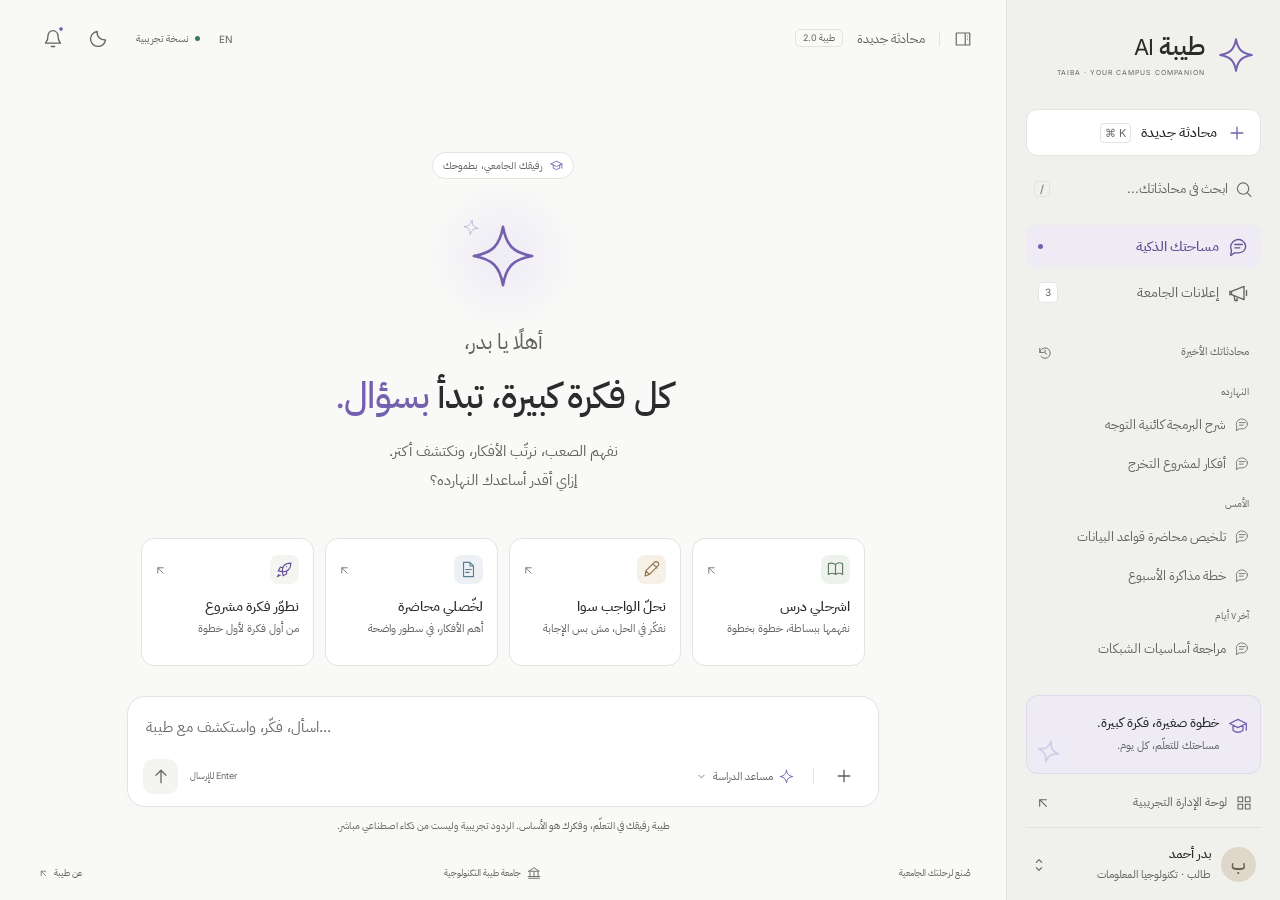
<file: taiba-ai-design/index.html>
<!doctype html>
<html lang="ar" dir="rtl" data-theme="light">
<head>
  <meta charset="utf-8">
  <meta name="viewport" content="width=device-width, initial-scale=1, viewport-fit=cover, interactive-widget=resizes-content">
  <meta name="theme-color" content="#f9f9f7">
  <meta name="description" content="طيبة AI — رفيقك الجامعي الذكي. نموذج واجهة تفاعلي ببيانات تجريبية فقط.">
  <title>طيبة AI — مساحة لأفكارك</title>
  <link rel="icon" type="image/svg+xml" href="assets/taiba-mark.svg">
  <link rel="preload" href="assets/arabic-400.woff2" as="font" type="font/woff2" crossorigin>
  <link rel="stylesheet" href="style.css">
  <script src="demo.js" defer></script>
  <script src="assets/i18n.js" defer></script>
</head>
<body>
  <a class="skip-link" href="#main-content">انتقل إلى المحتوى</a>
  <div class="app-shell" id="app-shell">
    <button class="drawer-scrim" id="drawer-scrim" aria-label="إغلاق القائمة"></button>
    <aside class="sidebar" id="sidebar" aria-label="القائمة الرئيسية">
      <div class="sidebar-brand"><a href="#chat" class="brand" aria-label="طيبة AI الرئيسية"><span class="brand-mark" data-icon="spark"></span><span>طيبة <b dir="ltr">AI</b><small>TAIBA · YOUR CAMPUS COMPANION</small></span></a><button class="icon-button mobile-only" data-action="close-sidebar" aria-label="إغلاق القائمة" data-icon="close"></button></div>
      <button class="new-chat" data-action="new-chat"><span data-icon="plus"></span>محادثة جديدة<span class="shortcut" dir="ltr">⌘ K</span></button>
      <label class="search-field"><span data-icon="search"></span><input id="chat-search" type="search" placeholder="ابحث في محادثاتك..." aria-label="ابحث في محادثاتك" autocomplete="off"><kbd>/</kbd></label>
      <nav class="main-nav" aria-label="مساحات العمل"><a href="#chat" data-nav="chat"><span data-icon="chat"></span>مساحتك الذكية<span class="nav-dot"></span></a><a href="#announcements" data-nav="announcements"><span data-icon="megaphone"></span>إعلانات الجامعة<span class="count-badge" id="announcement-count">3</span></a></nav>
      <div class="history-label">محادثاتك الأخيرة<span data-icon="history"></span></div>
      <div class="history-list" id="history-list"></div>
      <div class="sidebar-bottom"><div class="campus-note"><span class="campus-icon" data-icon="graduation"></span><div><strong>خطوة صغيرة، فكرة كبيرة.</strong><p>مساحتك للتعلّم، كل يوم.</p></div><span class="mini-spark" data-icon="spark"></span></div><div class="sidebar-links"><a href="#admin"><span data-icon="grid"></span>لوحة الإدارة التجريبية<span data-icon="arrow-up-left"></span></a></div><button class="account-button" data-action="account-menu" aria-expanded="false"><span class="avatar">ب</span><span class="account-name"><strong id="account-name">بدر أحمد</strong><small>طالب · تكنولوجيا المعلومات</small></span><span data-icon="chevrons"></span></button></div>
    </aside>
    <div class="workspace">
      <header class="topbar"><div class="topbar-title"><button class="icon-button mobile-only" data-action="open-sidebar" aria-label="فتح القائمة" data-icon="menu"></button><span class="mobile-only mobile-brand"><span data-icon="spark"></span>طيبة <b dir="ltr">AI</b></span><span class="desktop-only topbar-emblem" data-icon="panel"></span><span class="topbar-divider desktop-only"></span><span id="page-title" class="desktop-only">محادثة جديدة</span><span class="version-tag">طيبة 2.0</span></div><div class="topbar-actions"><span class="demo-pill"><span></span>نسخة تجريبية</span><button class="icon-button" data-action="toggle-theme" aria-label="تفعيل المظهر الداكن" id="theme-toggle" data-icon="moon"></button><button class="icon-button notification-button" data-action="notifications" aria-label="إعلانات الجامعة، ثلاثة إعلانات جديدة"><span data-icon="bell"></span><i></i></button><button class="icon-button mobile-only" data-action="new-chat" aria-label="محادثة جديدة" data-icon="edit"></button></div></header>
      <main id="main-content" tabindex="-1"></main>
      <div class="composer-region" id="composer-region"><div id="attachment-preview"></div><form class="composer" id="composer-form"><label class="sr-only" for="message-input">رسالتك إلى طيبة</label><textarea id="message-input" name="chat-message" rows="1" placeholder="اسأل، فكّر، واستكشف مع طيبة..." autocomplete="off" autocapitalize="sentences" data-lpignore="true" data-1p-ignore dir="auto"></textarea><div class="composer-tools"><div class="composer-options"><button class="icon-button" type="button" data-action="attach" aria-label="إرفاق ملف نصي" data-icon="plus"></button><span class="tool-divider"></span><button type="button" class="mode-button" data-action="mode-menu" aria-expanded="false"><span data-icon="spark"></span><span id="mode-label">مساعد الدراسة</span><span data-icon="chevron-down"></span></button></div><div class="send-tools"><span class="enter-hint">Enter للإرسال</span><button class="send-button" id="send-button" type="submit" aria-label="إرسال الرسالة" disabled data-icon="arrow-up"></button></div></div></form><p class="composer-disclaimer">طيبة رفيقك في التعلّم، وفكرك هو الأساس. <span>الردود تجريبية وليست من ذكاء اصطناعي مباشر.</span></p></div>
      <footer class="workspace-footer"><span>صُنع لرحلتك الجامعية</span><span class="footer-university"><span data-icon="university"></span>جامعة طيبة التكنولوجية</span><button data-action="about">عن طيبة<span data-icon="arrow-up-left"></span></button></footer>
    </div>
  </div>
  <div id="popover-root"></div>
  <dialog id="modal"><div id="modal-content"></div></dialog>
  <div id="toast" role="status" aria-live="polite"></div>
  <div id="live-status" class="sr-only" role="status" aria-live="polite"></div>
  <input type="file" id="file-input" accept=".txt,.md,.csv" hidden>
  <noscript>يرجى تفعيل JavaScript لاستخدام النموذج التفاعلي.</noscript>
</body>
</html>
</file>
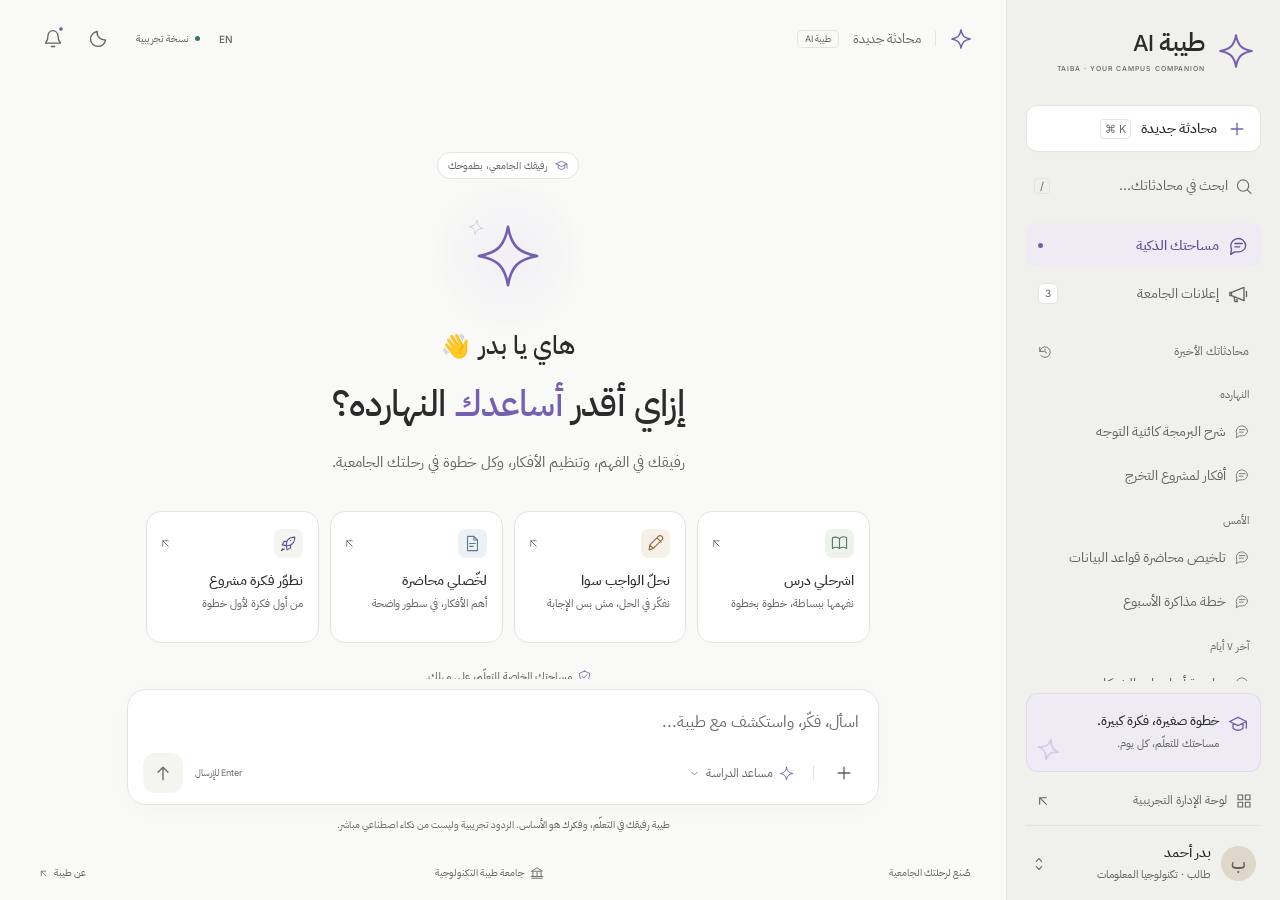
<file: taiba-ai-original-refined/index.html>
<!doctype html>
<html lang="ar" dir="rtl" data-theme="light">
<head>
  <meta charset="utf-8">
  <meta name="viewport" content="width=device-width, initial-scale=1, viewport-fit=cover, interactive-widget=resizes-content">
  <meta name="theme-color" content="#f9f9f7">
  <meta name="description" content="طيبة AI — رفيقك الجامعي الذكي. نموذج واجهة تفاعلي ببيانات تجريبية فقط.">
  <title>✦ طيبة AI — رفيقك الجامعي</title>
  <link rel="icon" type="image/svg+xml" href="assets/taiba-mark.svg">
  <link rel="preload" href="assets/arabic-400.woff2" as="font" type="font/woff2" crossorigin>
  <link rel="stylesheet" href="style.css">
  <script src="demo.js" defer></script>
  <script src="assets/i18n.js" defer></script>
</head>
<body>
  <a class="skip-link" href="#main-content">انتقل إلى المحتوى</a>
  <div class="app-shell" id="app-shell">
    <button class="drawer-scrim" id="drawer-scrim" aria-label="إغلاق القائمة"></button>
    <aside class="sidebar" id="sidebar" aria-label="القائمة الرئيسية">
      <div class="sidebar-brand"><a href="#chat" class="brand" aria-label="طيبة AI الرئيسية"><span class="brand-mark" data-icon="spark"></span><span>طيبة <b dir="ltr">AI</b><small>TAIBA · YOUR CAMPUS COMPANION</small></span></a><button class="icon-button mobile-only" data-action="close-sidebar" aria-label="إغلاق القائمة" data-icon="close"></button></div>
      <button class="new-chat" data-action="new-chat"><span data-icon="plus"></span>محادثة جديدة<span class="shortcut" dir="ltr">⌘ K</span></button>
      <label class="search-field"><span data-icon="search"></span><input id="chat-search" type="search" placeholder="ابحث في محادثاتك..." aria-label="ابحث في محادثاتك" autocomplete="off"><kbd>/</kbd></label>
      <nav class="main-nav" aria-label="مساحات العمل"><a href="#chat" data-nav="chat"><span data-icon="chat"></span>مساحتك الذكية<span class="nav-dot"></span></a><a href="#announcements" data-nav="announcements"><span data-icon="megaphone"></span>إعلانات الجامعة<span class="count-badge" id="announcement-count">3</span></a></nav>
      <div class="history-label">محادثاتك الأخيرة<span data-icon="history"></span></div>
      <div class="history-list" id="history-list"></div>
      <div class="sidebar-bottom"><div class="campus-note"><span class="campus-icon" data-icon="graduation"></span><div><strong>خطوة صغيرة، فكرة كبيرة.</strong><p>مساحتك للتعلّم، كل يوم.</p></div><span class="mini-spark" data-icon="spark"></span></div><div class="sidebar-links"><a href="#admin"><span data-icon="grid"></span>لوحة الإدارة التجريبية<span data-icon="arrow-up-left"></span></a></div><button class="account-button" data-action="account-menu" aria-expanded="false"><span class="avatar">ب</span><span class="account-name"><strong id="account-name">بدر أحمد</strong><small>طالب · تكنولوجيا المعلومات</small></span><span data-icon="chevrons"></span></button></div>
    </aside>
    <div class="workspace">
      <header class="topbar"><div class="topbar-title"><button class="icon-button mobile-only" data-action="open-sidebar" aria-label="فتح القائمة" data-icon="menu"></button><span class="mobile-only mobile-brand"><span data-icon="spark"></span>طيبة <b dir="ltr">AI</b></span><span class="desktop-only topbar-emblem" data-icon="spark"></span><span class="topbar-divider desktop-only"></span><span id="page-title" class="desktop-only">محادثة جديدة</span><span class="version-tag">طيبة AI</span></div><div class="topbar-actions"><span class="demo-pill"><span></span>نسخة تجريبية</span><button class="icon-button" data-action="toggle-theme" aria-label="تفعيل المظهر الداكن" id="theme-toggle" data-icon="moon"></button><button class="icon-button notification-button" data-action="notifications" aria-label="إعلانات الجامعة، ثلاثة إعلانات جديدة"><span data-icon="bell"></span><i></i></button><button class="icon-button mobile-only" data-action="new-chat" aria-label="محادثة جديدة" data-icon="edit"></button></div></header>
      <main id="main-content" tabindex="-1"></main>
      <div class="composer-region" id="composer-region"><div id="attachment-preview"></div><form class="composer" id="composer-form"><label class="sr-only" for="message-input">رسالتك إلى طيبة</label><textarea id="message-input" name="chat-message" rows="1" placeholder="اسأل، فكّر، واستكشف مع طيبة..." autocomplete="off" autocapitalize="sentences" data-lpignore="true" data-1p-ignore dir="auto"></textarea><div class="composer-tools"><div class="composer-options"><button class="icon-button" type="button" data-action="attach" aria-label="إرفاق ملف نصي" data-icon="plus"></button><span class="tool-divider"></span><button type="button" class="mode-button" data-action="mode-menu" aria-expanded="false"><span data-icon="spark"></span><span id="mode-label">مساعد الدراسة</span><span data-icon="chevron-down"></span></button></div><div class="send-tools"><span class="enter-hint">Enter للإرسال</span><button class="send-button" id="send-button" type="submit" aria-label="إرسال الرسالة" disabled data-icon="arrow-up"></button></div></div></form><p class="composer-disclaimer">طيبة رفيقك في التعلّم، وفكرك هو الأساس. <span>الردود تجريبية وليست من ذكاء اصطناعي مباشر.</span></p></div>
      <footer class="workspace-footer"><span>صُنع لرحلتك الجامعية</span><span class="footer-university"><span data-icon="university"></span>جامعة طيبة التكنولوجية</span><button data-action="about">عن طيبة<span data-icon="arrow-up-left"></span></button></footer>
    </div>
  </div>
  <div id="popover-root"></div>
  <dialog id="modal" aria-labelledby="modal-title"><div id="modal-content"></div></dialog>
  <div id="toast" role="status" aria-live="polite"></div>
  <div id="live-status" class="sr-only" role="status" aria-live="polite"></div>
  <input type="file" id="file-input" accept=".txt,.md,.csv" hidden>
  <noscript>يرجى تفعيل JavaScript لاستخدام النموذج التفاعلي.</noscript>
</body>
</html>
</file>
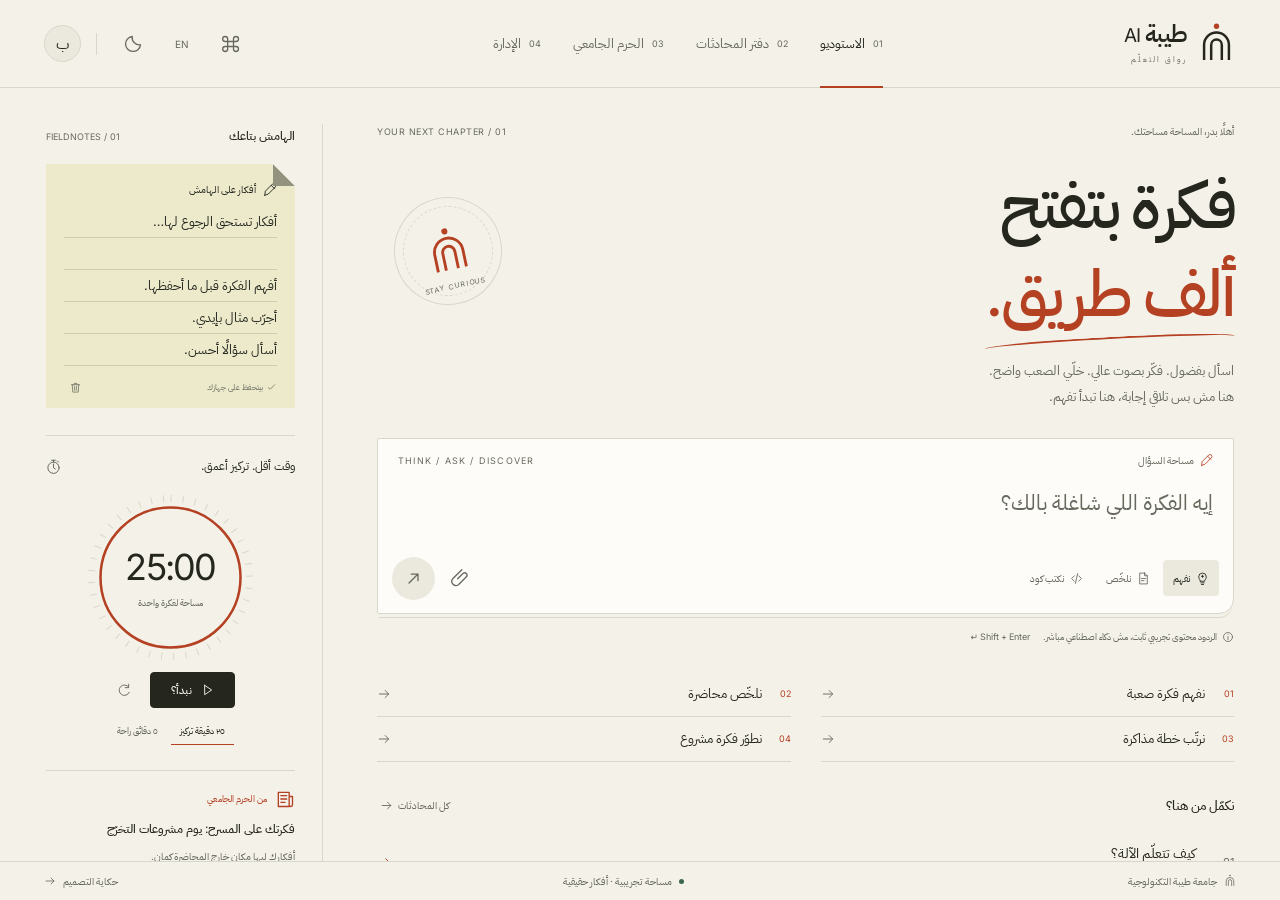
<file: taiba-ai-reimagined/index.html>
<!doctype html>
<html lang="ar" dir="rtl" data-theme="light">
<head>
  <meta charset="utf-8">
  <meta name="viewport" content="width=device-width, initial-scale=1, viewport-fit=cover, interactive-widget=resizes-content">
  <meta name="theme-color" content="#f4f1e9">
  <meta name="description" content="طيبة AI — رواق. مساحة للتفكير، ودفتر لأفكارك، وطريقك لفهم أعمق. نموذج تفاعلي مستقل.">
  <title>طيبة AI — رواق التعلّم</title>
  <link rel="icon" href="assets/riwaq.svg" type="image/svg+xml">
  <link rel="preload" href="assets/arabic-400.woff2" as="font" type="font/woff2" crossorigin>
  <link rel="stylesheet" href="style.css">
  <link rel="stylesheet" href="screens.css">
  <script src="demo.js" defer></script>
  <script src="screens.js" defer></script>
</head>
<body>
  <a class="skip" href="#view">انتقل للمحتوى</a>
  <div class="shell" id="shell">
    <header class="masthead" id="masthead"></header>
    <main id="view" tabindex="-1"></main>
    <footer class="statusbar" id="statusbar"></footer>
    <nav class="mobile-dock" id="mobile-dock" aria-label="التنقّل الرئيسي"></nav>
  </div>
  <dialog id="dialog" aria-labelledby="dialog-title"><div id="dialog-body"></div></dialog>
  <div id="toast" role="status" aria-live="polite"></div>
  <div id="live" class="sr-only" role="status" aria-live="polite"></div>
  <input type="file" id="file-picker" accept=".txt,.md,.csv" hidden>
  <noscript>يرجى تفعيل JavaScript لاستخدام رواق طيبة.</noscript>
</body>
</html>
</file>
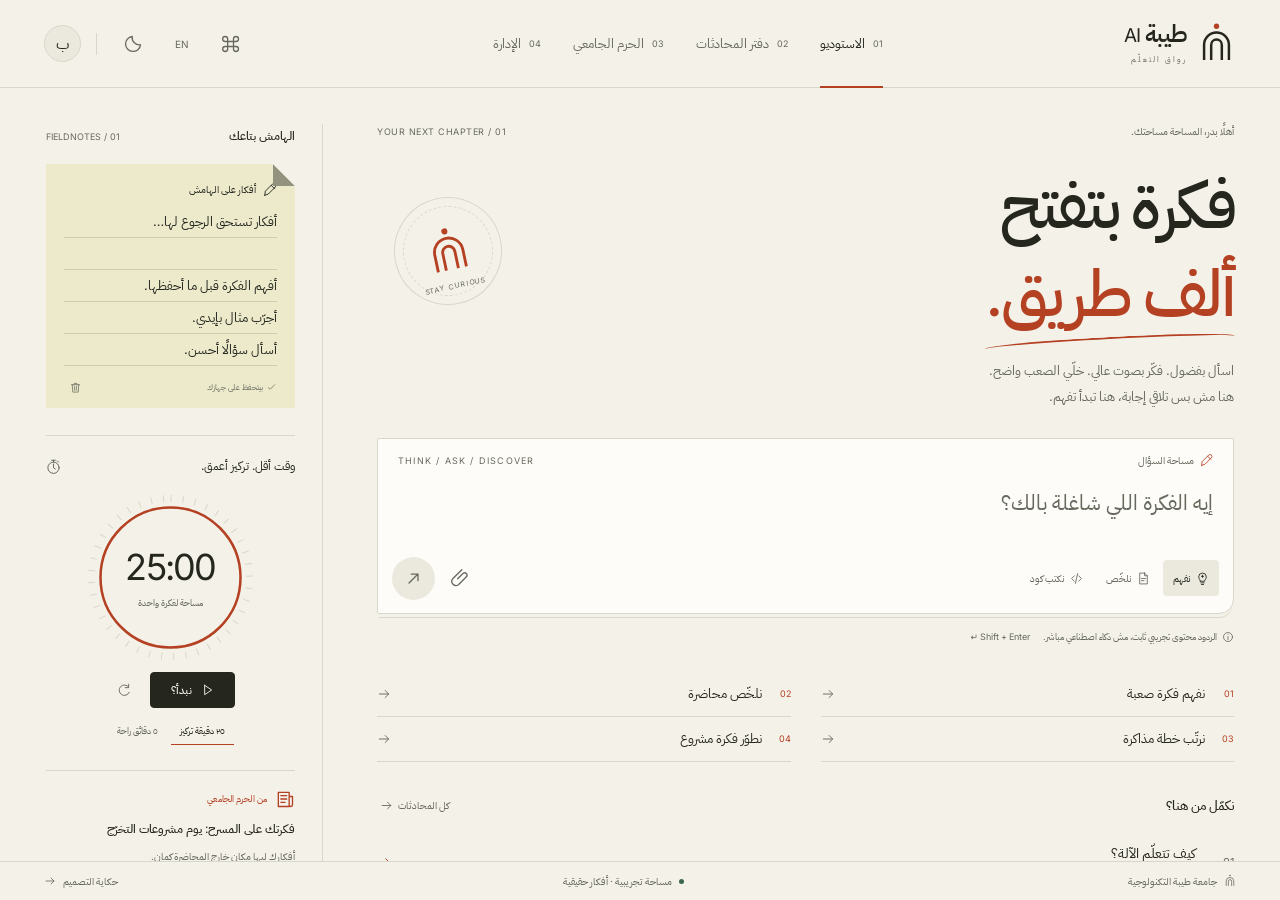
<file: Taiba_AI_Riwaq.html>
<!doctype html>
<html lang="ar" dir="rtl" data-theme="light">
<head>
  <meta charset="utf-8">
  <meta name="viewport" content="width=device-width, initial-scale=1, viewport-fit=cover, interactive-widget=resizes-content">
  <meta name="theme-color" content="#f4f1e9">
  <meta name="description" content="طيبة AI — رواق. مساحة للتفكير، ودفتر لأفكارك، وطريقك لفهم أعمق. نموذج تفاعلي مستقل.">
  <title>طيبة AI — رواق التعلّم</title>
  <link rel="icon" href="[data-uri]" type="image/svg+xml">
  <style>
/* RIWAQ / Taiba AI — architectural paper, active ink, a single orange signal. */
@font-face{font-family:Plex;src:url('[data-uri]') format('woff2');font-weight:400;font-display:swap}
@font-face{font-family:Plex;src:url('[data-uri]') format('woff2');font-weight:500;font-display:swap}
@font-face{font-family:Plex;src:url('[data-uri]') format('woff2');font-weight:600 800;font-display:swap}
@font-face{font-family:Inter;src:url('[data-uri]') format('woff2');font-weight:400 800;font-display:swap}
:root{color-scheme:light;--paper:#f4f1e9;--sheet:#fdfcf8;--ink:#25271f;--muted:#66695e;--rule:#d8d8ca;--accent:#c24827;--accent-soft:#f6e6db;--positive:#39664e;--danger:#ac3939;--sans:Plex,Inter,system-ui,sans-serif;--side:#ebe9de;--note:#eceacb;--note-line:#cecea9;--dark-ink:#25271f;--cream:#f6f3e9;--app-height:100dvh;--motion:180ms;--ease:cubic-bezier(.2,.7,.25,1)}
:root{--accent:#b54123}
[data-theme=dark]{color-scheme:dark;--paper:#20241f;--sheet:#292e27;--ink:#f1efe3;--muted:#b5b9aa;--rule:#454d40;--accent:#f49973;--accent-soft:#46352b;--positive:#a0c9a7;--danger:#f3a19a;--side:#252a23;--note:#353c2c;--note-line:#525b43}
*{box-sizing:border-box}html,body{margin:0;width:100%;height:100%;overscroll-behavior:none}body{background:var(--paper);color:var(--ink);font:14px var(--sans);-webkit-font-smoothing:antialiased}button,input,textarea,select{font:inherit}button,a,input,textarea,select{-webkit-tap-highlight-color:transparent}button{cursor:pointer;background:none;color:inherit;border:0}a{color:inherit;text-decoration:none}button,a{touch-action:manipulation;transition:background var(--motion),color var(--motion),border-color var(--motion),opacity var(--motion)}button:disabled{cursor:default;opacity:.45}input,textarea,select{color:var(--ink);background:var(--sheet);border:1px solid var(--rule);border-radius:7px}textarea{resize:vertical}input,textarea,select,button,a{outline-offset:4px}:focus-visible{outline:2px solid var(--accent)}h1,h2,h3,p{margin:0}h1,h2,h3{font-weight:600}p{line-height:1.9}::selection{background:var(--accent-soft);color:var(--accent)}.icon{width:20px;height:20px;fill:none;stroke:currentColor;stroke-width:1.6;stroke-linecap:round;stroke-linejoin:round;vertical-align:middle;flex-shrink:0}.sr-only{position:absolute;width:1px;height:1px;padding:0;margin:-1px;overflow:hidden;clip:rect(0,0,0,0);white-space:nowrap}.skip{position:fixed;top:-100px;right:20px;background:var(--ink);color:var(--paper);padding:12px 20px;z-index:100}.skip:focus{top:10px}.shell{height:var(--app-height);display:flex;flex-direction:column;overflow:clip}.masthead{height:88px;padding:0 44px;display:flex;align-items:center;justify-content:space-between;gap:20px;border-bottom:1px solid var(--rule);flex-shrink:0}.wordmark{display:flex;gap:10px;align-items:center}.brand-symbol{width:39px;height:44px;display:block;color:var(--ink)}.brand-symbol svg{width:100%;height:100%;fill:none;stroke:currentColor;stroke-width:3}.brand-symbol .brand-dot{fill:var(--accent);stroke:none}.wordmark-copy{font-size:24px;font-weight:600;line-height:1.2;letter-spacing:-.8px;white-space:nowrap}.wordmark-copy b{font-family:Inter,sans-serif;font-size:19px;font-weight:400;letter-spacing:-1px}.wordmark-copy small{display:block;font-size:8px;font-weight:400;letter-spacing:2px;color:var(--muted);line-height:1.8;margin-top:3px}.header-nav{height:100%;display:flex;align-items:center;gap:32px}.header-nav a{height:100%;display:flex;align-items:center;gap:8px;border-bottom:2px solid transparent;margin-bottom:-1px;font-size:12px;color:var(--muted)}.header-nav a.active{color:var(--ink);border-bottom-color:var(--accent)}.header-nav a .nav-index{font:9px Inter,sans-serif;color:var(--muted);opacity:.8}.header-actions{display:flex;align-items:center;gap:7px}.header-divider{height:22px;width:1px;background:var(--rule);margin:0 8px}.icon-btn{width:42px;height:42px;border-radius:50%;display:inline-flex;align-items:center;justify-content:center;flex-shrink:0;color:var(--muted)}.icon-btn:hover{background:var(--side);color:var(--ink)}.lang-btn{font:500 10px Inter,sans-serif}.avatar-btn{width:37px;height:37px;display:inline-flex;align-items:center;justify-content:center;border:1px solid var(--rule);background:var(--side);border-radius:50%;font-size:16px;color:var(--ink)}.mobile-dock{display:none}.statusbar{display:flex;justify-content:space-between;align-items:center;gap:14px;padding:11px 44px;border-top:1px solid var(--rule);font-size:10px;color:var(--muted);flex-shrink:0}.statusbar>span,.statusbar>a{display:inline-flex;align-items:center;gap:7px}.status-dot{width:5px;height:5px;border-radius:50%;background:var(--positive)}.statusbar .icon{width:12px;height:12px}#view{flex:1;min-height:0;overflow-y:auto;overscroll-behavior:contain;outline:none;scrollbar-width:thin;scroll-padding:30px}.btn{min-height:44px;display:inline-flex;align-items:center;justify-content:center;gap:8px;padding:10px 19px;border:1px solid var(--rule);border-radius:7px;font-size:12px;font-weight:500;white-space:nowrap}.btn .icon{width:16px;height:16px}.btn-ink{background:var(--ink);color:var(--paper);border-color:var(--ink)}.btn-ink:hover{background:var(--accent);border-color:var(--accent);color:var(--sheet)}.btn-outline:hover{background:var(--side);border-color:var(--ink)}.btn-accent{background:var(--accent);border-color:var(--accent);color:var(--sheet)}[data-theme=dark] .btn-accent{color:var(--dark-ink)}.tag{display:inline-flex;align-items:center;gap:6px;padding:5px 9px;font-size:10px;border:1px solid var(--rule);border-radius:4px;line-height:1.5;color:var(--muted)}.eyebrow{font-size:10px;display:flex;align-items:center;gap:8px;letter-spacing:.1px;color:var(--muted)}.eyebrow .eyebrow-line{width:30px;height:1px;background:var(--accent)}.page-wrap{max-width:1250px;padding:38px 48px 50px;margin:auto}.page-heading{display:flex;justify-content:space-between;align-items:flex-end;gap:20px;padding-bottom:27px;margin-bottom:28px;border-bottom:1px solid var(--rule)}.page-heading h1{font-size:34px;font-weight:500;line-height:1.6;letter-spacing:-.7px}.page-heading p{color:var(--muted);font-size:13px;margin-top:6px}.page-heading .eyebrow{margin-bottom:10px}.field{display:grid;gap:7px;margin-bottom:18px;font-size:12px}.field input,.field textarea,.field select{width:100%;min-height:46px;padding:10px 12px;font-size:16px}.data-scroll{max-width:100%;overflow-x:auto}.empty-state{padding:55px 24px;text-align:center;border-block:1px solid var(--rule);color:var(--muted)}.empty-state h2{font-size:23px;color:var(--ink);margin-bottom:10px}.empty-state p{font-size:13px}.empty-state .btn{margin-top:20px}
/* The studio: an asymmetric working desk, with a live notebook companion. */
.studio-grid{display:grid;grid-template-columns:minmax(0,1fr) 277px;gap:54px;max-width:1450px;margin:auto;padding:36px 46px 34px}.inquiry-desk{min-width:0}.desk-caption{display:flex;align-items:center;justify-content:space-between;gap:12px;font-size:10px;color:var(--muted);padding-bottom:24px}.caption-date{font:9px Inter,sans-serif;letter-spacing:.5px}.studio-title{position:relative;display:flex;align-items:center;justify-content:space-between;gap:24px}.studio-title h1{font-size:65px;line-height:1.35;letter-spacing:-2.5px;font-weight:500}.studio-title h1 em{font-style:normal;color:var(--accent);position:relative;white-space:nowrap}.studio-title h1 em::after{content:'';position:absolute;bottom:-5px;right:0;width:100%;height:9px;border-top:2px solid var(--accent);border-radius:50%;transform:rotate(-3deg)}.desk-explainer{font-size:13px;color:var(--muted);line-height:2;margin-top:19px;max-width:450px}.studio-stamp{width:108px;height:108px;border:1px solid var(--rule);border-radius:50%;flex-shrink:0;display:flex;align-items:center;justify-content:center;position:relative;transform:rotate(-12deg);margin-inline-end:17px}.studio-stamp::before{content:'';position:absolute;inset:8px;border:1px dashed var(--rule);border-radius:50%}.stamp-glyph{width:45px;height:55px;color:var(--accent)}.stamp-glyph svg{width:100%;height:100%}.stamp-caption{position:absolute;bottom:13px;font:7px Inter,sans-serif;letter-spacing:1px;color:var(--muted)}.question-sheet{margin-top:28px;background:var(--sheet);border:1px solid var(--rule);border-radius:2px 2px 15px 2px;position:relative;box-shadow:0 5px 0 -2px var(--paper),0 6px 0 -2px var(--rule);overflow:hidden}.sheet-topline{display:flex;justify-content:space-between;align-items:center;padding:14px 20px 0;font-size:10px;color:var(--muted)}.sheet-index{font:9px Inter,sans-serif;letter-spacing:1.2px}.sheet-label{display:flex;align-items:center;gap:6px}.sheet-label .icon{width:13px;height:13px;color:var(--accent)}.inquiry-input{border:0;background:transparent;border-radius:0;width:100%;display:block;font-size:21px;line-height:1.8;resize:none;min-height:89px;max-height:168px;padding:17px 20px 8px;outline:0}.inquiry-input::placeholder{color:var(--muted)}.question-sheet:focus-within{outline:2px solid var(--accent);outline-offset:3px}.inquiry-input:focus-visible{outline:0}.sheet-bottom{display:flex;align-items:center;justify-content:space-between;gap:10px;padding:0 14px 13px}.question-modes{display:flex;align-items:center;gap:3px}.mode-tab{font-size:10px;color:var(--muted);min-height:36px;padding:5px 10px;border-radius:4px;display:flex;align-items:center;gap:5px}.mode-tab .icon{width:13px;height:13px}.mode-tab.active{background:var(--side);color:var(--ink)}.mode-tab:hover{background:var(--accent-soft)}.sheet-utilities{display:flex;gap:4px;align-items:center}.ask-button{display:flex;align-items:center;justify-content:center;width:43px;height:43px;background:var(--accent);color:var(--sheet);border-radius:50%;margin-inline-start:4px}.ask-button .icon{width:19px;height:19px;transform:rotate(-45deg)}[dir=ltr] .ask-button .icon{transform:rotate(45deg)}[data-theme=dark] .ask-button{color:var(--dark-ink)}.ask-button:disabled{background:var(--side);color:var(--muted);opacity:1}.ask-button:not(:disabled):hover{background:var(--ink);color:var(--paper)}.ask-button.stop .icon{transform:none}.sheet-utilities .icon-btn{width:36px;height:36px}.starter-list{display:grid;grid-template-columns:1fr 1fr;column-gap:30px;margin-top:26px}.starter{border-bottom:1px solid var(--rule);display:flex;align-items:center;gap:12px;text-align:start;min-height:45px;padding:8px 0}.starter>span:first-child{font:9px Inter,sans-serif;color:var(--accent);width:17px}.starter>span:nth-child(2){font-size:12px;flex:1}.starter>.icon{width:14px;height:14px;color:var(--muted)}.starter:hover{color:var(--accent);border-color:var(--accent)}.continue-heading{display:flex;justify-content:space-between;align-items:center;margin:28px 0 9px}.continue-heading h2{font-size:13px;font-weight:500}.text-link{display:inline-flex;align-items:center;gap:5px;color:var(--muted);font-size:10px;min-height:32px;padding:3px}.text-link .icon{width:13px;height:13px}.text-link:hover{color:var(--accent)}.resume-line{display:flex;align-items:center;gap:12px;padding:12px 0;border-bottom:1px solid var(--rule);min-height:54px}.resume-line .folio-number{color:var(--muted);font:11px Inter,sans-serif;width:26px}.resume-line .resume-title{flex:1;min-width:0;display:grid;gap:4px}.resume-title strong{font-weight:400;font-size:12px}.resume-title small{font-size:9px;color:var(--muted)}.resume-line>.icon{width:15px;height:15px;color:var(--accent)}.resume-line:hover strong{color:var(--accent)}.desk-demo-note{font-size:9px;color:var(--muted);display:flex;gap:5px;align-items:center;margin-top:15px}.desk-demo-note .icon{width:12px;height:12px}.desk-companion{border-inline-start:1px solid var(--rule);padding-inline-start:27px;padding-top:3px;min-width:0}.companion-heading{display:flex;align-items:center;justify-content:space-between;margin-bottom:19px;font-size:12px;font-weight:500}.companion-heading small{font:9px Inter,sans-serif;font-weight:400;color:var(--muted)}.field-note{background:var(--note);padding:18px 18px 14px;position:relative;clip-path:polygon(0 0,calc(100% - 22px) 0,100% 22px,100% 100%,0 100%)}.field-note::after{content:'';position:absolute;top:0;right:0;width:22px;height:22px;background:color-mix(in srgb,var(--note) 55%,var(--ink));clip-path:polygon(0 0,100% 100%,0 100%)}.note-label{display:flex;align-items:center;gap:7px;font-size:10px;color:var(--ink);margin-bottom:9px}.note-label .icon{width:14px;height:14px}.note-textarea{width:100%;border:0;background:repeating-linear-gradient(transparent,transparent 31px,var(--note-line) 31px,var(--note-line) 32px);font-size:13px;line-height:32px;min-height:160px;resize:none;border-radius:0;padding:0;display:block;color:var(--ink);overflow-y:auto}.note-footer{display:flex;justify-content:space-between;align-items:center;font-size:8px;color:var(--muted);margin-top:14px}.note-footer>span{display:flex;align-items:center;gap:3px}.note-footer .icon{width:11px;height:11px}.focus-section{border-top:1px solid var(--rule);margin-top:27px;padding-top:21px}.focus-heading{display:flex;align-items:center;justify-content:space-between;font-size:12px}.focus-heading .icon{width:15px;height:15px;color:var(--muted)}.focus-dial{position:relative;height:175px;width:175px;margin:15px auto 7px;display:flex;align-items:center;justify-content:center;flex-direction:column}.focus-dial svg{position:absolute;inset:0;width:100%;height:100%;transform:rotate(-90deg);overflow:visible}.focus-dial circle{fill:none;stroke-width:1.6;stroke:var(--rule)}.focus-dial circle.progress{stroke:var(--accent);stroke-width:2.5;stroke-dasharray:440;stroke-dashoffset:0;stroke-linecap:round}.focus-dial .dial-marks{stroke:var(--rule);stroke-width:7;stroke-dasharray:1 11.2}.focus-time{font:400 36px Inter,sans-serif;letter-spacing:-1.7px;direction:ltr;position:relative}.focus-caption{font-size:9px;color:var(--muted);margin-top:7px;position:relative}.focus-actions{display:flex;justify-content:center;align-items:center;gap:9px}.focus-actions .btn{font-size:11px;padding:7px 20px;min-height:36px;border-radius:4px}.focus-actions .icon-btn{width:34px;height:34px}.focus-actions .icon{width:14px;height:14px}.focus-options{display:flex;justify-content:center;gap:4px;margin-top:10px}.focus-options button{font-size:9px;padding:6px 9px;border-bottom:1px solid transparent;color:var(--muted)}.focus-options button.active{color:var(--ink);border-bottom-color:var(--accent)}.campus-slip{border-top:1px solid var(--rule);margin-top:25px;padding-top:18px}.campus-slip .eyebrow{font-size:9px;color:var(--accent)}.campus-slip h3{font-size:12px;line-height:1.9;margin-top:9px;font-weight:500}.campus-slip p{font-size:10px;color:var(--muted);margin-top:6px}.mobile-notebook{display:none}.attachment-name{margin:10px 20px 0;padding:5px 7px;border:1px solid var(--rule);font-size:10px;display:flex;align-items:center;justify-content:space-between;gap:8px;max-width:280px}.attachment-name span{overflow:hidden;text-overflow:ellipsis;white-space:nowrap}.attachment-name button{width:28px;height:28px;flex-shrink:0}.attachment-name .icon{width:13px;height:13px}
/* Conversation becomes a reading studio; no chat-history sidebar. */
.conversation-view{height:100%;display:grid;grid-template-columns:minmax(0,1fr) 277px;gap:40px;padding:0 46px;max-width:1450px;margin:auto}.reading-studio{display:flex;flex-direction:column;min-width:0;min-height:0}.reading-topline{display:flex;justify-content:space-between;align-items:center;gap:14px;padding:22px 0 18px;border-bottom:1px solid var(--rule);flex-shrink:0}.reading-title{display:flex;align-items:center;gap:12px;min-width:0}.reading-title .folio-number{font:10px Inter,sans-serif;color:var(--accent);border-inline-end:1px solid var(--rule);padding-inline-end:13px}.reading-title h1{font-size:15px;line-height:1.6;font-weight:500;overflow:hidden;text-overflow:ellipsis;white-space:nowrap}.reading-controls{display:flex;gap:4px;flex-shrink:0}.reading-controls .icon-btn{width:32px;height:32px}.reading-controls .icon{width:16px;height:16px}.message-scroll{flex:1;min-height:0;overflow-y:auto;overscroll-behavior:contain;scrollbar-width:thin;padding:26px 0 20px;scroll-padding:20px}.exchange{max-width:750px;margin:0 auto;padding:0 5px 29px;animation:enter .2s var(--ease);min-width:0}.message-user{display:flex;gap:14px;align-items:flex-start;border-top:1px solid var(--rule);padding-top:18px;margin-bottom:27px}.user-index{font:9px Inter,sans-serif;color:var(--muted);padding-top:7px;flex-shrink:0}.user-question{font-size:19px;line-height:1.9;font-weight:500;overflow-wrap:anywhere;white-space:pre-wrap}.ai-byline{display:flex;align-items:center;gap:7px;font-size:11px;font-weight:500;margin-bottom:14px}.ai-mark{display:flex;width:21px;height:26px;color:var(--accent)}.ai-mark svg{width:100%;height:100%}.demo-label{font-size:8px;font-weight:400;padding:3px 6px;border:1px solid var(--rule);color:var(--muted);margin-inline-start:3px}.markdown{font-size:15px;line-height:2;overflow-wrap:anywhere;min-width:0}.markdown p{line-height:2;margin:10px 0 16px}.markdown h2{font-size:22px;font-weight:500;margin:25px 0 10px;line-height:1.7}.markdown h3{font-size:17px;margin:23px 0 10px;font-weight:500}.markdown ul,.markdown ol{padding-inline-start:22px;margin:15px 0}.markdown li{padding-inline-start:5px;margin:5px 0}.markdown strong{font-weight:600}.markdown blockquote{font-size:17px;border-inline-start:2px solid var(--accent);padding:9px 20px;margin:24px 0;color:var(--accent);line-height:1.9}.markdown code{font:12px ui-monospace,SFMono-Regular,Consolas,monospace;background:var(--side);padding:2px 5px;unicode-bidi:isolate;direction:ltr}.code-block{margin:22px 0;border:1px solid var(--rule);background:var(--side);direction:ltr;text-align:left;max-width:100%;overflow:hidden}.code-bar{display:flex;align-items:center;justify-content:space-between;padding:10px 15px;border-bottom:1px solid var(--rule);font:10px Inter,sans-serif;color:var(--muted)}.code-bar button{display:flex;align-items:center;gap:6px;font-size:10px;min-height:26px}.code-bar .icon{width:13px;height:13px}.code-block pre{overflow-x:auto;padding:18px;margin:0;line-height:1.8;max-width:100%}.code-block code{padding:0;background:none;font-size:12px;white-space:pre}.table-wrapper{max-width:100%;overflow-x:auto;border-block:1px solid var(--rule);margin:22px 0}.markdown table{border-collapse:collapse;width:100%;min-width:400px;font-size:12px}.markdown td,.markdown th{text-align:start;white-space:nowrap;padding:11px 16px;border-bottom:1px solid var(--rule)}.markdown th{font-weight:500;background:var(--side)}.markdown tr:last-child td{border-bottom:0}.response-actions{display:flex;align-items:center;gap:6px;margin-top:16px}.response-actions button{display:inline-flex;gap:5px;align-items:center;font-size:10px;padding:7px;color:var(--muted);min-height:32px}.response-actions button:hover{color:var(--accent);background:var(--accent-soft)}.response-actions .icon{width:13px;height:13px}.reading-compose{flex-shrink:0;padding:8px 0 15px}.reading-compose .question-sheet{margin-top:0;box-shadow:none;border-radius:3px 3px 10px 3px}.reading-compose .sheet-topline{padding:10px 14px 0;font-size:9px}.reading-compose .sheet-index{display:none}.reading-compose .inquiry-input{font-size:16px;min-height:44px;max-height:130px;padding:8px 14px}.reading-compose .sheet-bottom{padding:0 10px 8px}.reading-compose .mode-tab{font-size:9px}.reading-compose .ask-button{width:35px;height:35px}.reading-compose .desk-demo-note{justify-content:center;margin-top:9px;font-size:8px}.conversation-view .desk-companion{margin-block:23px;overflow-y:auto;scrollbar-width:thin}.typing-state{display:flex;align-items:center;gap:6px;height:35px;color:var(--muted);font-size:11px}.typing-state i{width:4px;height:4px;background:var(--accent);border-radius:50%;animation:pulse 1.2s infinite}.typing-state i:nth-child(2){animation-delay:.15s}.typing-state i:nth-child(3){animation-delay:.3s}.streaming .markdown::after{content:'▍';color:var(--accent);animation:pulse .8s infinite}.reply-error{border-inline-start:2px solid var(--danger);background:color-mix(in srgb,var(--danger) 8%,var(--paper));padding:15px;color:var(--danger);font-size:13px;line-height:1.9}.reply-error button{text-decoration:underline;display:block;margin-top:8px;padding:5px 0}
/* The archive is an actual destination, not permanent chat chrome. */
.archive-toolbar{display:flex;align-items:center;justify-content:space-between;gap:20px;padding-bottom:20px}.archive-search{position:relative;width:300px;max-width:100%}.archive-search .icon{position:absolute;inset-inline-start:13px;top:13px;width:17px;height:17px;color:var(--muted)}.archive-search input{width:100%;padding:11px 40px 11px 13px;font-size:13px;background:transparent;border-radius:0}.archive-filters{display:flex;gap:5px;flex-wrap:wrap}.archive-filters button{padding:9px 13px;min-height:36px;color:var(--muted);font-size:11px;border-bottom:1px solid transparent}.archive-filters button.active{color:var(--accent);border-color:var(--accent)}.archive-row{display:grid;grid-template-columns:45px minmax(0,1fr) 110px 60px;gap:20px;align-items:center;border-top:1px solid var(--rule);padding:23px 0}.archive-row:last-child{border-bottom:1px solid var(--rule)}.archive-row>.folio-number{font:14px Inter,sans-serif;color:var(--muted)}.archive-open{min-width:0;text-align:start}.archive-open h2{font-size:23px;font-weight:500;line-height:1.8}.archive-open p{font-size:12px;color:var(--muted);margin-top:5px;overflow:hidden;text-overflow:ellipsis;white-space:nowrap}.archive-row .archive-time{color:var(--muted);font-size:10px}.archive-open:hover h2{color:var(--accent)}.archive-bottom{display:flex;justify-content:space-between;align-items:center;font-size:10px;color:var(--muted);margin-top:23px}
/* Campus takes the form of a dated university bulletin. */
.campus-hero{display:flex;justify-content:space-between;align-items:flex-end;padding-bottom:30px;border-bottom:2px solid var(--ink);margin-bottom:10px}.campus-hero h1{font-size:52px;line-height:1.5;font-weight:500;letter-spacing:-2px}.campus-hero h1 span{color:var(--accent)}.campus-hero p{font-size:12px;color:var(--muted);margin-top:8px}.bulletin-stamp{font:9px Inter,sans-serif;letter-spacing:1px;writing-mode:vertical-rl;color:var(--muted)}.bulletin-item{display:grid;grid-template-columns:78px minmax(0,1fr);gap:28px;padding:28px 0;border-bottom:1px solid var(--rule)}.bulletin-date{font:11px Inter,sans-serif;color:var(--muted);direction:ltr;text-align:center;display:flex;flex-direction:column;align-items:center;gap:6px;padding-top:7px}.bulletin-date strong{font-size:40px;font-weight:400;letter-spacing:-2px;color:var(--ink)}.bulletin-item h2{font-size:23px;line-height:1.9;font-weight:500;margin:12px 0 10px}.bulletin-item p{font-size:13px;color:var(--muted);line-height:2}.bulletin-item .bulletin-details{margin-top:15px;padding:16px;border-inline-start:2px solid var(--accent);background:var(--side)}.bulletin-item .text-link{margin-top:10px}.campus-read{font-size:10px;color:var(--positive);margin-top:10px}
/* Native overlays with deliberate keyboard behavior. */
dialog{width:min(540px,calc(100vw - 28px));max-height:calc(var(--app-height) - 36px);padding:25px;background:var(--sheet);color:var(--ink);border:1px solid var(--rule);border-radius:9px;box-shadow:0 25px 100px #0004;overflow-y:auto}dialog::backdrop{background:#171d1a70;backdrop-filter:blur(3px)}.dialog-heading{display:flex;align-items:center;justify-content:space-between;gap:14px;margin-bottom:18px}.dialog-heading h2{font-size:21px;font-weight:500}.dialog-content p{font-size:13px;color:var(--muted);margin:12px 0}.dialog-actions{display:flex;gap:10px;flex-wrap:wrap;margin-top:20px}.command-list{display:grid;gap:4px}.command-list button{display:flex;align-items:center;gap:12px;text-align:start;min-height:48px;padding:10px;border-bottom:1px solid var(--rule);font-size:13px}.command-list button:hover{background:var(--accent-soft)}.command-list kbd{margin-inline-start:auto;font:10px Inter,sans-serif;color:var(--muted)}.mobile-note-modal{min-height:200px}.mobile-note-modal textarea{font-size:16px}#toast{position:fixed;bottom:25px;left:50%;transform:translate(-50%,15px);padding:12px 20px;background:var(--ink);color:var(--paper);z-index:100;font-size:12px;border-radius:5px;opacity:0;pointer-events:none;max-width:calc(100% - 28px);text-align:center;transition:opacity .2s,transform .2s;box-shadow:0 8px 40px #0002}#toast.visible{opacity:1;transform:translate(-50%,0)}.keyboard-hint{font-size:9px;color:var(--muted);margin-inline-start:8px}.mobile-only{display:none!important}
@keyframes enter{from{opacity:0;transform:translateY(6px)}to{opacity:1;transform:translateY(0)}}@keyframes pulse{0%,80%,100%{opacity:.3}40%{opacity:1}}
@media(min-width:1500px){.studio-grid{padding-top:48px;gap:70px;grid-template-columns:minmax(0,1fr) 290px}.studio-title h1{font-size:78px}.inquiry-input{min-height:104px;font-size:23px}.desk-explainer{font-size:15px}.question-sheet{margin-top:34px}.starter-list{margin-top:30px}}
@media(max-width:1100px){.masthead{padding-inline:28px;gap:14px}.header-nav{gap:21px}.header-nav a{font-size:11px}.header-nav .nav-index{display:none}.header-divider{margin-inline:3px}.studio-grid{padding:28px;gap:30px;grid-template-columns:minmax(0,1fr) 242px}.studio-title h1{font-size:51px}.studio-stamp{width:82px;height:82px;margin-inline-end:3px}.stamp-glyph{width:33px;height:42px}.stamp-caption{font-size:5px;bottom:10px}.desk-companion{padding-inline-start:22px}.desk-explainer{font-size:12px}.starter-list{column-gap:17px}.starter>span:nth-child(2){font-size:11px}.conversation-view{padding-inline:28px;gap:26px;grid-template-columns:minmax(0,1fr) 242px}.statusbar{padding-inline:28px}.page-wrap{padding-inline:30px}.question-modes{gap:0}.mode-tab{padding-inline:8px}.focus-dial{width:160px;height:160px}}
@media(max-width:850px){.masthead{height:72px;padding-inline:23px}.header-nav{gap:18px}.header-nav a{font-size:11px}.header-nav a:last-child{display:none}.header-actions{gap:0}.header-divider{display:none}.wordmark-copy{font-size:22px}.wordmark-copy b{font-size:17px}.wordmark-copy small{font-size:7px}.brand-symbol{width:32px;height:38px}.studio-grid{grid-template-columns:minmax(0,1fr) 205px;padding:28px 24px;gap:25px}.studio-title h1{font-size:42px;letter-spacing:-1.6px}.studio-stamp{display:none}.desk-explainer{font-size:12px}.desk-companion{padding-inline-start:20px}.field-note{padding:15px}.focus-dial{width:145px;height:145px}.focus-time{font-size:30px}.starter-list{grid-template-columns:1fr}.starter{min-height:40px}.question-sheet{margin-top:23px}.inquiry-input{font-size:18px}.mode-tab{font-size:9px;padding-inline:6px}.sheet-topline{padding-inline:15px}.sheet-bottom{padding-inline:10px}.sheet-utilities .icon-btn{width:30px}.ask-button{width:36px;height:36px}.continue-heading{margin-top:24px}.conversation-view{grid-template-columns:minmax(0,1fr) 205px;gap:23px;padding-inline:24px}.reading-title h1{font-size:13px}.reading-controls .icon-btn{width:30px}.reading-compose .mode-tab{padding-inline:4px;font-size:8px}.reading-compose .sheet-utilities .icon-btn{width:28px}.reading-compose .ask-button{width:32px;height:32px}.reading-compose .sheet-utilities{gap:0}.user-question{font-size:18px}.markdown{font-size:14px}.page-heading h1{font-size:30px}}
@media(max-width:650px){.masthead{height:64px;padding-inline:18px;gap:8px}.header-nav{display:none}.header-actions{gap:2px}.header-actions .icon-btn{width:38px;height:42px}.header-actions .command-button{display:none}.wordmark{gap:8px}.wordmark-copy{font-size:23px}.wordmark-copy small{font-size:6px;letter-spacing:1.6px}.wordmark-copy b{font-size:17px}.avatar-btn{width:33px;height:33px;font-size:14px;margin-inline-start:6px}.brand-symbol{width:29px;height:35px}.statusbar{display:none}.mobile-dock{display:flex;align-items:center;justify-content:space-around;gap:6px;border-top:1px solid var(--rule);flex-shrink:0;min-height:66px;background:var(--paper);padding:6px 10px max(7px,env(safe-area-inset-bottom));z-index:10}.mobile-dock a{display:flex;align-items:center;justify-content:center;gap:4px;flex-direction:column;font-size:9px;color:var(--muted);min-width:56px;min-height:48px;position:relative}.mobile-dock a.active{color:var(--accent)}.mobile-dock a.active::before{content:'';width:3px;height:3px;background:var(--accent);border-radius:50%;position:absolute;top:-4px;left:50%;transform:translateX(-50%)}.mobile-dock .icon{width:19px;height:19px}.keyboard-open .mobile-dock{display:none}.mobile-only{display:inline-flex!important}.desktop-only{display:none!important}.studio-grid{display:block;padding:24px 22px 28px}.desk-companion{display:none}.desk-caption{font-size:9px;padding-bottom:25px}.caption-date{font-size:8px}.studio-title h1{font-size:51px;letter-spacing:-2px;line-height:1.35}.studio-title{align-items:flex-end;gap:15px}.studio-stamp{display:flex;width:71px;height:71px;transform:rotate(-10deg);margin:0 0 4px}.stamp-glyph{width:27px;height:36px}.stamp-caption{font-size:4px;bottom:9px}.studio-stamp::before{inset:6px}.desk-explainer{font-size:12px;line-height:1.9;margin-top:19px;max-width:300px}.question-sheet{margin-top:25px;border-radius:2px 2px 12px 2px}.sheet-topline{font-size:9px;padding:13px 14px 0}.sheet-index{font-size:8px}.inquiry-input{font-size:18px;padding:14px 15px 8px;min-height:90px;max-height:150px}.sheet-bottom{padding:0 10px 10px}.mode-tab{font-size:9px;min-height:38px;padding:5px 7px}.mode-tab .icon{width:12px;height:12px}.sheet-utilities{gap:1px}.sheet-utilities .icon-btn{width:32px;height:40px}.ask-button{width:39px;height:39px;margin-inline-start:2px}.starter-list{grid-template-columns:1fr 1fr;column-gap:22px;margin-top:23px}.starter{min-height:43px;gap:7px}.starter>span:first-child{font-size:8px;width:15px}.starter>span:nth-child(2){font-size:10px}.starter>.icon{width:12px;height:12px}.continue-heading{margin-top:27px}.continue-heading h2{font-size:12px}.text-link{font-size:9px}.resume-line{padding:12px 0}.resume-title strong{font-size:12px}.resume-title small{font-size:9px}.desk-demo-note{font-size:8px;line-height:1.8;margin-top:12px}.mobile-notebook{display:flex;align-items:center;justify-content:space-between;gap:15px;margin-top:24px;padding:15px 17px;background:var(--note);border-inline-start:2px solid var(--accent);width:100%;text-align:start}.mobile-notebook>span:first-child{display:flex;align-items:center;gap:10px}.mobile-notebook strong{font-size:12px;font-weight:500}.mobile-notebook small{display:block;color:var(--muted);font-size:9px;margin-top:3px}.mobile-notebook .icon{width:17px;height:17px}.keyboard-hint{display:none}.conversation-view{display:block;height:100%;padding:0 18px}.reading-studio{height:100%}.reading-topline{padding:12px 0;gap:9px}.reading-title{gap:9px;min-width:0}.reading-title h1{font-size:12px}.reading-title .folio-number{font-size:8px;padding-inline-end:9px}.reading-controls .icon-btn{width:32px;height:36px}.message-scroll{padding-top:19px}.exchange{padding-bottom:26px;padding-inline:2px}.message-user{gap:9px;padding-top:15px;margin-bottom:22px}.user-index{font-size:8px;padding-top:7px}.user-question{font-size:17px}.ai-byline{font-size:10px}.demo-label{font-size:7px}.markdown{font-size:15px;line-height:2}.markdown h2{font-size:21px}.markdown h3{font-size:17px}.markdown blockquote{font-size:16px;padding-inline:15px}.reading-compose{padding-bottom:max(10px,env(safe-area-inset-bottom))}.reading-compose .desk-demo-note{font-size:7px;line-height:1.7;display:block;text-align:center}.reading-compose .desk-demo-note .icon{display:none}.reading-compose .question-sheet{border-radius:3px 3px 9px 3px}.reading-compose .inquiry-input{font-size:16px;max-height:112px;min-height:43px}.reading-compose .sheet-utilities .icon-btn{height:34px;width:29px}.reading-compose .ask-button{width:34px;height:34px}.reading-compose .mode-tab{font-size:8px;min-height:32px;padding:4px 6px}.reading-compose .mode-tab .icon{width:10px;height:10px}.reading-compose .sheet-topline{font-size:8px;padding-top:9px}.reading-compose .sheet-bottom{padding:0 8px 7px}.page-wrap{padding:26px 21px 35px}.page-heading{gap:12px;padding-bottom:23px;margin-bottom:22px;align-items:flex-start}.page-heading h1{font-size:28px}.page-heading p{font-size:12px}.page-heading>.btn{font-size:10px;padding-inline:11px;min-height:40px}.archive-toolbar{display:block;padding-bottom:18px}.archive-search{width:100%}.archive-search input{font-size:16px}.archive-filters{margin-top:14px;gap:8px}.archive-filters button{font-size:10px;padding-inline:12px;min-height:38px}.archive-row{grid-template-columns:27px minmax(0,1fr) 35px;gap:12px;padding:22px 0}.archive-row>.folio-number{font-size:11px}.archive-open h2{font-size:18px}.archive-open p{font-size:11px}.archive-row .archive-time{display:none}.archive-row .icon-btn{width:32px;height:40px}.archive-bottom{font-size:9px}.campus-hero h1{font-size:43px}.campus-hero p{font-size:11px}.campus-hero{padding-bottom:25px}.bulletin-item{grid-template-columns:43px minmax(0,1fr);gap:17px;padding:25px 0}.bulletin-date{font-size:9px}.bulletin-date strong{font-size:30px}.bulletin-item h2{font-size:20px}.bulletin-item p{font-size:12px}.bulletin-item .tag{font-size:9px}.bulletin-stamp{font-size:7px}.response-actions{gap:4px;flex-wrap:wrap}.response-actions button{font-size:9px;min-height:38px;padding:7px}.dialog-heading h2{font-size:20px}dialog{padding:20px}#toast{bottom:80px;font-size:11px}.keyboard-open #toast{bottom:18px}}
@media(max-width:359px){.masthead{padding-inline:13px}.header-actions{gap:0}.header-actions .icon-btn{width:33px}.wordmark-copy{font-size:21px}.wordmark-copy b{font-size:15px}.wordmark-copy small{font-size:5px}.studio-grid{padding:21px 17px 25px}.studio-title h1{font-size:45px}.studio-stamp{width:59px;height:59px}.stamp-glyph{width:23px;height:30px}.stamp-caption{font-size:3.5px;bottom:7px}.desk-caption{padding-bottom:22px;font-size:8px}.caption-date{font-size:7px}.desk-explainer{font-size:11px}.sheet-bottom{gap:4px;padding-inline:7px}.mode-tab{padding-inline:5px;font-size:8px}.mode-tab .icon{display:none}.ask-button{width:36px;height:36px}.sheet-utilities .icon-btn{width:28px}.starter-list{column-gap:15px}.starter>span:nth-child(2){font-size:9px}.page-wrap{padding-inline:17px}.conversation-view{padding-inline:13px}.reading-controls{gap:0}.reading-controls .icon-btn{width:29px}.reading-title h1{max-width:175px}.reading-compose .mode-tab{padding-inline:4px;font-size:7px}.reading-compose .inquiry-input{font-size:16px}.reading-compose .sheet-utilities .icon-btn{width:26px}}
@media(max-height:570px) and (max-width:850px){.masthead{height:54px}.mobile-dock{min-height:55px;padding-top:3px;padding-bottom:3px}.mobile-dock a{min-height:44px}.reading-topline{padding-block:7px}.reading-compose .sheet-topline{display:none}.reading-compose .inquiry-input{min-height:39px;max-height:85px}.reading-compose .desk-demo-note{display:none}.reading-compose{padding-top:4px}.statusbar{display:none}}
[dir=ltr] body{font-family:Inter,Plex,system-ui,sans-serif}[dir=ltr] .studio-title h1{font-size:61px;letter-spacing:-3px;line-height:1.1}[dir=ltr] .wordmark-copy small{letter-spacing:1.6px}[dir=ltr] .starter>span:nth-child(2){font-size:11px}[dir=ltr] .field-note{clip-path:polygon(0 0,calc(100% - 22px) 0,100% 22px,100% 100%,0 100%)}[dir=ltr] .page-heading h1{line-height:1.3}
@media(max-width:1100px){[dir=ltr] .studio-title h1{font-size:49px}}@media(max-width:850px){[dir=ltr] .studio-title h1{font-size:43px}}@media(max-width:650px){[dir=ltr] .studio-title h1{font-size:47px}[dir=ltr] .mode-tab{font-size:8px}[dir=ltr] .starter>span:nth-child(2){font-size:9px}[dir=ltr] .studio-stamp{display:none}[dir=ltr] .page-heading h1{font-size:27px}[dir=ltr] .header-actions .icon-btn{width:35px}}@media(max-width:359px){[dir=ltr] .studio-title h1{font-size:42px}}
.header-nav a .nav-index{opacity:1}
@media(min-width:651px){.header-nav a{font-size:13px}.resume-title strong{font-size:14px}.starter>span:nth-child(2){font-size:13px}}
@media(max-width:650px){.header-actions .icon-btn,.avatar-btn{width:44px;height:44px}.sheet-utilities .icon-btn,.ask-button,.reading-compose .sheet-utilities .icon-btn,.reading-compose .ask-button{width:44px;height:44px}.mode-tab,.reading-compose .mode-tab,[dir=ltr] .mode-tab{font-size:11px;min-height:44px;padding-inline:6px}.mode-tab .icon,.reading-compose .mode-tab .icon{display:none}.question-modes{gap:0;min-width:0}.sheet-utilities{gap:0}.sheet-bottom{gap:5px}.reading-compose .sheet-bottom{gap:4px}.inquiry-input:placeholder-shown{text-align:start}}
@media(prefers-reduced-motion:reduce){*,*::before,*::after{animation-duration:.01ms!important;animation-iteration-count:1!important;transition-duration:.01ms!important;scroll-behavior:auto!important}}

</style>
  <style>
/* Riwaq · account & operations. Ruled surfaces, not floating dashboard cards. */
.s-account,.s-admin{max-width:1320px;margin-inline:auto;padding:48px 56px 72px}
.s-page-intro{display:flex;align-items:flex-end;justify-content:space-between;gap:28px;margin-bottom:40px}
.s-kicker{display:block;color:var(--muted);font-size:11px;font-weight:500;letter-spacing:.06em;margin-bottom:13px}
.s-page-intro h1{font-size:clamp(31px,4.2vw,53px);line-height:1.4;font-weight:500;letter-spacing:-1.5px;margin:0 0 14px}
.s-page-intro p{font-size:14px;color:var(--muted);line-height:1.9;margin:0;max-width:650px}
.s-account button,.s-admin button,.s-auth button{font-family:inherit}
.s-button{display:inline-flex;align-items:center;justify-content:center;gap:9px;min-height:44px;padding:10px 18px;border:1px solid transparent;border-radius:5px;background:none;color:var(--ink);font:500 13px var(--sans);cursor:pointer;transition:background .18s,color .18s,border-color .18s;text-decoration:none}
.s-button svg{width:17px;height:17px;flex-shrink:0}.s-button:hover{background:var(--accent-soft)}
.s-button-ink{background:var(--ink);color:var(--paper)}.s-button-ink:hover{background:var(--accent);color:var(--paper)}
.s-button-outline{border-color:var(--rule)}.s-button-outline:hover{border-color:var(--ink)}
.s-button-text{padding-inline:0;justify-content:flex-start;text-decoration:underline;text-underline-offset:5px}.s-button-text:hover{background:none;color:var(--accent)}
.s-button-danger{background:color-mix(in srgb,var(--danger) 12%,transparent);color:var(--danger)}
.s-button:disabled{opacity:.6;cursor:progress}
.s-icon-btn{width:44px;height:44px;display:inline-flex;align-items:center;justify-content:center;border:1px solid transparent;border-radius:4px;background:none;color:var(--muted);cursor:pointer}.s-icon-btn:hover{background:var(--accent-soft);color:var(--ink);border-color:var(--rule)}.s-icon-btn svg{width:17px;height:17px}
.s-status{display:inline-flex;align-items:center;gap:6px;color:var(--positive);font-size:11px;white-space:nowrap}.s-status>span{width:5px;height:5px;border-radius:50%;background:currentColor}.s-status-muted{color:var(--muted)}.s-status-caution{color:var(--accent)}
.s-profile-layout{display:grid;grid-template-columns:280px minmax(0,1fr);gap:64px;align-items:start}
.s-identity{padding:28px 25px;background:var(--ink);color:var(--paper);position:sticky;top:24px;min-height:450px;overflow:hidden}
.s-identity:after{content:'';position:absolute;width:160px;height:160px;border:1px solid color-mix(in srgb,var(--paper) 18%,transparent);border-radius:50%;inset-inline-end:-75px;top:-70px;pointer-events:none}
.s-monogram{display:flex;align-items:center;justify-content:center;height:72px;width:72px;border:1px solid color-mix(in srgb,var(--paper) 40%,transparent);border-radius:50%;color:var(--paper);font-size:35px;margin-bottom:34px}
.s-identity .s-kicker{color:color-mix(in srgb,var(--paper) 75%,var(--ink));font-size:10px}
.s-identity h2{font-size:26px;font-weight:500;margin:0 0 8px}.s-identity>p{font:11px Inter,var(--sans);overflow-wrap:anywhere;line-height:1.8}
.s-identity-rule{height:1px;background:color-mix(in srgb,var(--paper) 25%,var(--ink));margin:26px 0}
.s-identity dl{margin:0}.s-identity dl>div{margin-top:22px}.s-identity dt{font-size:10px;color:color-mix(in srgb,var(--paper) 70%,var(--ink));margin-bottom:5px}.s-identity dd{font-size:13px;margin:0}.s-identity .s-status{color:var(--paper)}
.s-student-serial{display:block;font:9px Inter,var(--sans);letter-spacing:.12em;margin-top:40px;color:color-mix(in srgb,var(--paper) 70%,var(--ink))}
.s-profile-details{min-width:0}.s-ruled-section{border-top:1px solid var(--ink);padding-top:23px;margin-bottom:40px}
.s-section-title{display:flex;align-items:flex-start;gap:18px;margin-bottom:25px}.s-section-title .s-number{font:11px Inter,var(--sans);color:var(--accent);padding-top:5px}.s-section-title h2{font-size:21px;font-weight:500;line-height:1.5;margin:0}.s-section-title p{font-size:12px;color:var(--muted);margin:4px 0 0;line-height:1.9}
.s-form{max-width:100%}.s-field{display:flex;flex-direction:column;gap:8px;margin-bottom:20px;min-width:0}.s-field label{font-size:12px;font-weight:500}
.s-input-wrap{position:relative}.s-field input,.s-field textarea,.s-field select{display:block;background:var(--sheet);color:var(--ink);width:100%;min-height:48px;border:1px solid var(--rule);border-radius:4px;padding:12px 14px;font:400 15px var(--sans);line-height:1.6}.s-field textarea{resize:vertical;min-height:130px}.s-field input[type=password]{padding-inline-end:50px}.s-field input[readonly]{color:var(--muted);background:transparent}.s-field input[aria-invalid=true]{border-color:var(--danger)}.s-field small{font-size:11px;color:var(--muted);line-height:1.7}.s-field small:empty{display:none}.s-error{font-size:12px;color:var(--danger)}.s-error:empty{display:none}
.s-reveal{height:44px;width:44px;position:absolute;top:2px;inset-inline-end:2px;background:none;border:0;color:var(--muted);display:flex;align-items:center;justify-content:center;cursor:pointer}.s-reveal svg{width:18px;height:18px}
.s-feedback{font-size:12px;line-height:1.9;padding:12px 14px;border-inline-start:2px solid currentColor;margin:16px 0}.s-feedback:empty{display:none}.s-feedback.is-error{color:var(--danger);background:color-mix(in srgb,var(--danger) 7%,transparent)}.s-feedback.is-success{color:var(--positive);background:color-mix(in srgb,var(--positive) 7%,transparent)}
.s-preferences{display:grid;grid-template-columns:1fr 1fr;gap:24px}.s-preference-label{font-size:10px;display:block;color:var(--muted);margin-bottom:13px;letter-spacing:.04em}.s-choice-row{display:flex;gap:8px;flex-wrap:wrap}.s-choice{display:flex;align-items:center;justify-content:center;gap:8px;min-height:44px;padding:10px 15px;background:none;border:1px solid var(--rule);border-radius:4px;color:var(--ink);cursor:pointer;font-size:12px}.s-choice svg{width:17px;height:17px}.s-choice.is-selected{background:var(--accent-soft);border-color:var(--accent);color:var(--ink)}.s-access-line{display:flex;justify-content:space-between;align-items:center;gap:24px;padding:18px 0;border-bottom:1px solid var(--rule)}.s-access-line:last-child{border-bottom:0}.s-access-line strong{font-size:13px;font-weight:500}.s-access-line p{font-size:12px;color:var(--muted);line-height:1.8;margin:5px 0 0}
/* Authentication is a separate composition, with a strong typographic folio. */
.s-auth{min-height:100%;display:grid;grid-template-columns:1fr 1fr;max-width:1400px;margin:auto;padding:32px;gap:0}
.s-auth-story{background:var(--accent-soft);padding:42px 44px;position:relative;overflow:hidden;min-height:680px;display:flex;flex-direction:column;align-items:flex-start}
.s-auth-story .s-kicker{font:10px Inter,var(--sans);letter-spacing:.18em;color:var(--ink)}.s-auth-edition{font:500 11px/1.4 Inter,var(--sans);letter-spacing:.08em;margin-top:12px;color:var(--muted)}
.s-auth-arch{width:190px;height:210px;position:relative;margin:38px auto 27px;color:var(--accent);direction:ltr}.s-auth-arch span{position:absolute;bottom:0;border:2px solid currentColor;border-bottom:0;border-radius:120px 120px 0 0;width:190px;height:210px}.s-auth-arch span:nth-child(2){width:140px;height:170px;left:25px}.s-auth-arch span:nth-child(3){width:90px;height:130px;left:50px}.s-auth-arch:after{content:'';position:absolute;width:20px;height:20px;background:var(--accent);left:85px;bottom:30px;border-radius:50%}
.s-auth-story .s-auth-display{font-size:clamp(35px,3.8vw,53px);line-height:1.4;font-weight:500;letter-spacing:-1.4px;margin:0 0 22px}
.s-auth-story>p{font-size:14px;line-height:2;max-width:350px;margin:0}.s-auth-foot{font-size:10px;color:var(--muted);display:block;margin-top:auto;padding-top:36px}
.s-auth-form-area{padding:20px 55px 30px;display:flex;flex-direction:column;justify-content:center;min-width:0}.s-auth-top{display:flex;justify-content:space-between;align-items:center;gap:12px;margin-bottom:52px}.s-auth-top .s-button{font-size:11px}.s-auth-step{font:10px Inter,var(--sans);color:var(--muted)}.s-auth-form-copy{margin-bottom:27px}.s-auth-form-copy h1{font-size:32px;font-weight:500;letter-spacing:-.7px;line-height:1.6;margin:0}.s-auth-form-copy>p{font-size:13px;color:var(--muted);margin:8px 0 0;line-height:1.8}
.s-demo-slip{display:flex;gap:10px;align-items:flex-start;border-top:1px solid var(--rule);border-bottom:1px solid var(--rule);padding:15px 0;margin-bottom:25px}.s-demo-slip>svg{width:17px;height:17px;flex-shrink:0;color:var(--accent);margin-top:3px}.s-demo-slip strong{font-size:11px;font-weight:500}.s-demo-slip p{font-size:11px;color:var(--muted);margin:4px 0 9px;line-height:1.8}.s-demo-slip code{font:11px/1.9 ui-monospace,monospace;display:block;overflow-wrap:anywhere}
.s-auth-submit{width:100%;justify-content:space-between;margin-top:8px}.s-auth-help{border-top:1px solid var(--rule);display:flex;align-items:center;justify-content:space-between;gap:15px;margin-top:25px;padding-top:15px}.s-auth-help p,.s-auth-help button{font-size:11px}.s-auth-help p{color:var(--muted)}.s-password-note{display:flex;align-items:flex-start;gap:9px;font-size:11px;color:var(--muted);line-height:1.9;margin-top:20px}.s-password-note svg{width:16px;height:16px;flex-shrink:0;margin-top:3px}
/* Operations: large typographic figures, an open data register, clear routes. */
.s-admin-stamp{display:flex;align-items:center;gap:12px;border:1px solid var(--rule);padding:13px 17px;align-self:flex-start}.s-admin-stamp>svg{width:23px;height:23px;color:var(--accent)}.s-admin-stamp span{font-size:11px;font-weight:500}.s-admin-stamp small{display:block;font-size:9px;font-weight:400;color:var(--muted);margin-top:5px}.s-admin-nav{display:flex;gap:30px;border-bottom:1px solid var(--ink);margin-bottom:32px;overflow-x:auto;scrollbar-width:thin}.s-admin-tab{display:inline-flex;gap:8px;align-items:center;padding:14px 0 18px;background:none;border:0;border-bottom:3px solid transparent;min-height:50px;color:var(--muted);font-size:13px;white-space:nowrap;cursor:pointer}.s-admin-tab svg{width:17px;height:17px}.s-admin-tab.is-selected{color:var(--ink);border-bottom-color:var(--accent)}
.s-metric-ribbon{display:grid;grid-template-columns:1fr 1.2fr .9fr;border-bottom:1px solid var(--rule);padding-bottom:32px;gap:28px}.s-metric{border-inline-end:1px solid var(--rule);padding-inline-end:25px}.s-metric:last-child{border:0;padding-inline-end:0}.s-metric>span{display:block;color:var(--muted);font-size:11px;margin-bottom:18px}.s-metric>strong{display:block;font:500 clamp(37px,4.2vw,57px)/1.1 Inter,var(--sans);letter-spacing:-2px;text-align:start}.s-metric>strong>span{font-size:10px;color:var(--positive);display:inline-block;vertical-align:middle;letter-spacing:0;margin-inline-start:14px}.s-metric>strong>em{font:400 20px Inter,var(--sans);letter-spacing:0;color:var(--muted);margin-inline-start:6px}.s-metric>small{display:block;font-size:10px;color:var(--muted);margin-top:17px;line-height:1.8}.s-overview-columns{display:grid;grid-template-columns:1.6fr 1fr;gap:42px;padding:35px 0}.s-activity-chart{min-width:0}.s-chart-top{display:flex;justify-content:space-between;align-items:center;color:var(--muted);font:10px Inter,var(--sans);gap:12px;margin-top:29px}.s-chart-top>span:last-child{color:var(--positive);font-size:17px}.s-chart-top small{font-family:var(--sans);font-size:10px;color:var(--muted)}.s-chart{position:relative;height:200px;margin-top:24px;direction:ltr;padding-right:25px}.s-chart>svg{height:calc(100% - 10px);width:calc(100% - 30px);position:absolute;left:0;bottom:0;overflow:visible;fill:var(--accent)}.s-chart-grid{position:absolute;inset:0;display:flex;flex-direction:column;justify-content:space-between}.s-chart-grid span{border-bottom:1px solid var(--rule);font:9px Inter,var(--sans);text-align:right;color:var(--muted);padding-bottom:7px}.s-chart-area{fill:color-mix(in srgb,var(--accent) 7%,transparent)}.s-chart-line{fill:none;stroke:var(--accent);stroke-width:2;vector-effect:non-scaling-stroke}.s-chart-days{display:flex;justify-content:space-between;color:var(--muted);font-size:9px;margin-top:12px;direction:ltr;padding-inline-end:30px}.s-operations-log{border-inline-start:1px solid var(--rule);padding-inline-start:30px}.s-operations-log ol{list-style:none;margin:0;padding:0}.s-operations-log li{display:flex;gap:13px;padding:18px 0;border-bottom:1px solid var(--rule)}.s-log-point{width:5px;height:5px;border-radius:50%;background:var(--accent);flex-shrink:0;margin-top:8px}.s-operations-log strong{font-size:12px;font-weight:500}.s-operations-log p{font-size:10px;color:var(--muted);margin:7px 0 0;line-height:1.8}.s-operations-log>.s-button{font-size:11px;margin-top:15px}
.s-footnote{display:flex;gap:9px;align-items:flex-start;font-size:11px;color:var(--muted);line-height:1.9;border-top:1px solid var(--rule);padding-top:18px;margin:20px 0 0}.s-footnote svg{height:16px;width:16px;flex-shrink:0;margin-top:3px}
.s-management-heading{display:flex;justify-content:space-between;gap:24px;align-items:center;margin-bottom:26px}.s-management-heading h2{font-size:25px;font-weight:500;letter-spacing:-.5px;line-height:1.6;margin:0}.s-management-heading .s-kicker{margin-bottom:8px}.s-filter-line{display:flex;align-items:center;justify-content:space-between;gap:20px;border-block:1px solid var(--rule);padding:12px 0;margin-bottom:14px}.s-filter-line>label{display:flex;align-items:center;gap:10px;min-width:0;flex:1;max-width:370px}.s-filter-line>label svg{width:18px;height:18px;flex-shrink:0;color:var(--muted)}.s-filter-line input{width:100%;min-width:0;font:13px var(--sans);padding:9px 0;border:0;border-radius:2px;background:transparent;color:var(--ink);min-height:44px}.s-filter-line>span{font-size:10px;color:var(--muted);white-space:nowrap}.s-data-scroll{overflow-x:auto;max-width:100%;scrollbar-width:thin}.s-data-table{width:100%;border-collapse:collapse;white-space:nowrap;font-size:12px}.s-data-table th{text-align:start;padding:15px 13px;border-bottom:1px solid var(--rule);color:var(--muted);font-size:10px;font-weight:400}.s-data-table td{padding:16px 13px;border-bottom:1px solid var(--rule);vertical-align:middle}.s-data-table td:first-child,.s-data-table th:first-child{padding-inline-start:0}.s-data-table td:last-child,.s-data-table th:last-child{padding-inline-end:0}.s-student-cell{display:flex;gap:12px;align-items:center}.s-mini-monogram{display:flex;align-items:center;justify-content:center;background:var(--accent-soft);height:38px;width:34px;border-radius:18px 18px 3px 3px;font-size:19px;color:var(--ink);flex-shrink:0}.s-student-cell strong{font-size:13px;font-weight:500}.s-student-cell small{display:block;font:10px Inter,var(--sans);color:var(--muted);margin-top:6px}.s-row-actions{display:flex;gap:2px;align-items:center}.s-no-results{padding:35px!important;text-align:center;font-size:13px;color:var(--muted)}
.s-announcement-register{border-top:1px solid var(--rule)}.s-register-entry{display:grid;grid-template-columns:32px 1fr auto;gap:23px;align-items:start;border-bottom:1px solid var(--rule);padding:27px 0}.s-register-no{font:11px Inter,var(--sans);color:var(--accent);padding-top:4px}.s-register-meta{display:flex;align-items:center;gap:14px;font-size:10px;color:var(--muted)}.s-register-meta span{color:var(--accent)}.s-register-entry h3{font-size:19px;font-weight:500;margin:12px 0 8px;line-height:1.7}.s-register-entry p{font-size:13px;color:var(--muted);line-height:2;max-width:680px;margin:0}.s-empty{text-align:center;padding:60px 20px;color:var(--muted)}.s-empty svg{width:34px;height:34px;color:var(--accent)}.s-empty h3{font-size:19px;font-weight:500}
.s-network-summary{display:grid;grid-template-columns:1fr 1fr 1.4fr;gap:30px;align-items:center;padding:28px 0;border-top:1px solid var(--ink);margin-bottom:16px}.s-network-summary>div{border-inline-end:1px solid var(--rule);padding-inline-end:20px}.s-network-summary strong{font:500 43px Inter,var(--sans);letter-spacing:-1.5px;display:block}.s-network-summary strong small{font-size:17px;letter-spacing:0;margin-inline-start:6px;color:var(--muted)}.s-network-summary>div>span{font-size:11px;color:var(--muted);display:block;margin-top:7px}.s-network-summary>p{font-size:12px;color:var(--muted);line-height:1.9;display:flex;gap:12px}.s-network-summary>p svg{height:21px;width:21px;color:var(--accent);flex-shrink:0;margin-top:2px}.s-provider-name{display:flex;gap:14px;align-items:center}.s-provider-order{font:10px Inter,var(--sans);color:var(--muted)}.s-provider-name strong{font:500 13px Inter,var(--sans)}.s-provider-name small{display:block;font-size:9px;color:var(--muted);margin-top:6px}.s-provider-table td{padding-block:18px}.s-quota{display:flex;align-items:center;gap:12px}.s-quota>span{font:10px Inter,var(--sans);width:29px}.s-quota>div{width:75px;height:3px;background:var(--rule)}.s-quota>div>span{display:block;height:3px;background:var(--accent)}.s-latency{font:11px Inter,var(--sans)}.s-key-state{display:flex;align-items:center;gap:5px;color:var(--muted);font-size:10px}.s-key-state svg{height:13px;width:13px}.s-switch{width:44px;height:44px;position:relative;background:none;border:0;cursor:pointer;padding:0}.s-switch:before{content:'';position:absolute;inset:12px 4px;border:1px solid var(--rule);background:var(--rule);border-radius:15px}.s-switch>span{position:absolute;height:14px;width:14px;top:15px;inset-inline-start:8px;border-radius:50%;background:var(--sheet);z-index:1}.s-switch[aria-checked=true]:before{background:var(--ink);border-color:var(--ink)}.s-switch[aria-checked=true]>span{inset-inline-start:22px;background:var(--paper)}
.s-dialog-copy{font-size:13px;color:var(--muted);line-height:1.9;margin:12px 0 24px}.s-dialog-actions{display:flex;gap:10px;flex-wrap:wrap;margin-top:25px}.s-reset-mark{color:var(--accent);margin:20px 0}.s-reset-mark svg{width:40px;height:40px}
@media(max-width:1180px){.s-account,.s-admin{padding-inline:32px}.s-profile-layout{gap:35px;grid-template-columns:240px minmax(0,1fr)}.s-auth-form-area{padding-inline:32px}.s-auth-story{padding-inline:30px}.s-preferences{grid-template-columns:1fr}.s-overview-columns{gap:28px}.s-network-summary{gap:20px}}
@media(max-width:850px){.s-account,.s-admin{padding:32px 25px 50px}.s-profile-layout{grid-template-columns:220px minmax(0,1fr);gap:25px}.s-identity{padding:24px 19px}.s-identity h2{font-size:22px}.s-identity>p{font-size:10px}.s-access-line{align-items:flex-start;flex-direction:column;gap:12px}.s-auth{padding:20px;grid-template-columns:.8fr 1fr}.s-auth-story{padding:28px 24px}.s-auth-form-area{padding:10px 25px 20px}.s-auth-story .s-auth-display{font-size:34px}.s-auth-arch{transform:scale(.8);margin:15px auto}.s-auth-help{align-items:flex-start;flex-direction:column;gap:0}.s-auth-top{margin-bottom:30px}.s-page-intro{margin-bottom:30px}.s-overview-columns{grid-template-columns:1fr}.s-operations-log{border-inline-start:0;padding-inline-start:0;border-top:1px solid var(--rule);padding-top:25px}.s-operations-log ol{display:grid;grid-template-columns:1fr 1fr 1fr;gap:20px}.s-operations-log li{border:0;padding-bottom:0}.s-network-summary{grid-template-columns:1fr 1fr}.s-network-summary>p{grid-column:1/-1;margin-top:0}.s-network-summary>div:nth-child(2){border-inline-end:0}.s-management-heading h2{font-size:22px}.s-metric-ribbon{gap:18px}.s-metric{padding-inline-end:14px}.s-metric>strong{font-size:41px}.s-metric>strong>span{display:block;font-size:10px;letter-spacing:0;margin:8px 0 0}.s-admin-nav{gap:26px}.s-admin-stamp{padding:10px}}
@media(max-width:620px){.s-account,.s-admin{padding:26px 20px 42px}.s-page-intro h1{font-size:32px;letter-spacing:-.8px}.s-page-intro p{font-size:13px}.s-page-intro{display:block}.s-profile-layout{grid-template-columns:1fr;gap:32px}.s-identity{position:relative;top:auto;min-height:0;padding:23px;display:grid;grid-template-columns:64px 1fr;column-gap:16px}.s-monogram{grid-column:1;grid-row:1/4;height:60px;width:60px;font-size:29px;margin:0}.s-identity>.s-kicker{grid-column:2;margin:0 0 7px;align-self:end}.s-identity h2{grid-column:2;margin:0 0 5px;font-size:23px}.s-identity>p{grid-column:2;margin:0;font-size:9px}.s-identity-rule{grid-column:1/-1;margin:22px 0 0}.s-identity dl{grid-column:1/-1;display:grid;grid-template-columns:1fr 1fr;column-gap:18px}.s-identity dl>div{margin-top:20px}.s-identity dt{font-size:9px}.s-identity dd{font-size:12px}.s-identity dl>div:last-child{grid-column:1/-1}.s-student-serial{grid-column:1/-1;font-size:8px;margin-top:25px}.s-section-title{gap:15px;margin-bottom:22px}.s-section-title h2{font-size:20px}.s-preferences{grid-template-columns:1fr;gap:20px}.s-choice{min-height:46px}.s-field input,.s-field textarea,.s-field select{font-size:16px}.s-field label{font-size:13px}.s-field small{font-size:11px}.s-auth{display:block;padding:20px;max-width:520px}.s-auth-story{display:none}.s-auth-form-area{padding:0}.s-auth-top{margin-bottom:28px}.s-auth-form-copy h1{font-size:31px}.s-auth-form-copy .s-kicker{font-size:10px}.s-auth-form-copy{margin-bottom:22px}.s-auth-help{align-items:center;flex-direction:row;gap:10px}.s-auth-help .s-button{font-size:10px}.s-auth-help p{font-size:10px}.s-demo-slip{margin-bottom:23px}.s-demo-slip p{font-size:11px}.s-demo-slip code{font-size:11px}.s-auth-submit{min-height:50px}.s-auth .s-field{margin-bottom:22px}.s-admin-stamp{display:inline-flex;margin-top:20px;padding:10px 14px}.s-admin-stamp small{font-size:9px}.s-admin-nav{gap:24px;margin-inline-end:-20px;margin-bottom:25px;padding-inline-end:20px}.s-admin-tab{font-size:12px;padding-bottom:15px}.s-admin-tab svg{width:16px;height:16px}.s-metric-ribbon{grid-template-columns:1fr 1fr;row-gap:23px;padding-bottom:24px}.s-metric{padding-inline-end:16px}.s-metric:nth-child(2){border:0}.s-metric:nth-child(3){grid-column:1/-1;border-top:1px solid var(--rule);padding-top:22px;display:grid;grid-template-columns:1fr auto;column-gap:20px}.s-metric:nth-child(3)>strong{grid-column:2;grid-row:1/3;margin:0;font-size:36px}.s-metric:nth-child(3)>span{margin:0}.s-metric:nth-child(3)>small{margin-top:7px}.s-metric>span{font-size:10px;min-height:32px;line-height:1.8}.s-metric>strong{font-size:42px}.s-metric>strong>span{font-size:10px}.s-metric>small{font-size:9px;line-height:1.9;margin-top:13px}.s-overview-columns{padding-top:27px;gap:25px}.s-operations-log ol{grid-template-columns:1fr;gap:0}.s-operations-log li{padding:15px 0;border-bottom:1px solid var(--rule)}.s-chart{height:175px}.s-chart-days{font-size:9px}.s-chart-top>span:last-child{font-size:15px}.s-chart-top small{font-size:9px}.s-management-heading{align-items:flex-start;gap:18px;flex-direction:column;margin-bottom:20px}.s-management-heading h2{font-size:24px}.s-management-heading>.s-button{min-height:44px}.s-filter-line{gap:10px;flex-wrap:wrap}.s-filter-line>label{flex-basis:100%;max-width:none}.s-filter-line>span{font-size:10px}.s-filter-line input{font-size:16px}.s-data-table{font-size:12px}.s-data-table th{font-size:10px;padding:13px 12px}.s-data-table td{padding:14px 12px}.s-student-cell{gap:10px}.s-student-cell strong{font-size:13px}.s-student-cell small{font-size:9px}.s-announcement-register{margin-top:25px}.s-register-entry{grid-template-columns:25px 1fr;gap:14px;padding:24px 0}.s-register-entry>.s-row-actions{grid-column:2;justify-content:flex-end;margin-top:-4px}.s-register-entry h3{font-size:19px;margin-top:10px}.s-register-entry p{font-size:13px}.s-register-meta{font-size:10px;gap:12px}.s-network-summary{gap:20px;padding:22px 0 0}.s-network-summary strong{font-size:39px}.s-network-summary strong small{font-size:16px}.s-network-summary>div{padding-inline-end:15px}.s-network-summary>p{font-size:12px;gap:10px;line-height:1.9}.s-network-summary>p svg{width:19px;height:19px}.s-footnote{font-size:11px}.s-dialog-copy{font-size:13px}.s-dialog-actions{gap:8px}.s-dialog-actions .s-button{font-size:12px}}
@media(max-width:359px){.s-account,.s-admin{padding-inline:15px}.s-page-intro h1{font-size:29px}.s-identity{padding:20px;column-gap:12px;grid-template-columns:53px 1fr}.s-monogram{width:51px;height:55px}.s-identity h2{font-size:21px}.s-identity>p{font-size:8px}.s-identity dd{font-size:11px}.s-auth{padding:20px 16px}.s-auth-help{align-items:flex-start;flex-direction:column;gap:0}.s-auth-top .s-button{font-size:10px}.s-metric>strong{font-size:36px}.s-metric>span{font-size:9px}.s-section-title h2{font-size:19px}.s-choice{padding-inline:12px}.s-management-heading h2{font-size:22px}.s-admin-nav{margin-inline-end:-15px;padding-inline-end:15px}}
@media(prefers-reduced-motion:reduce){.s-button,.s-icon-btn{transition:none}}

</style>
</head>
<body>
  <a class="skip" href="#view">انتقل للمحتوى</a>
  <div class="shell" id="shell">
    <header class="masthead" id="masthead"></header>
    <main id="view" tabindex="-1"></main>
    <footer class="statusbar" id="statusbar"></footer>
    <nav class="mobile-dock" id="mobile-dock" aria-label="التنقّل الرئيسي"></nav>
  </div>
  <dialog id="dialog" aria-labelledby="dialog-title"><div id="dialog-body"></div></dialog>
  <div id="toast" role="status" aria-live="polite"></div>
  <div id="live" class="sr-only" role="status" aria-live="polite"></div>
  <input type="file" id="file-picker" accept=".txt,.md,.csv" hidden>
  <noscript>يرجى تفعيل JavaScript لاستخدام رواق طيبة.</noscript>
<script>
/* RIWAQ — a standalone, local-data learning studio. No real authentication or AI. */
'use strict';
const $ = (selector, root=document) => root.querySelector(selector);
const $$ = (selector, root=document) => [...root.querySelectorAll(selector)];
const esc = value => String(value??'').replace(/[&<>"']/g,c=>({'&':'&amp;','<':'&lt;','>':'&gt;','"':'&quot;',"'":'&#39;'}[c]));
const BT=String.fromCharCode(96);
const iconPaths={
 plus:'M12 5v14M5 12h14',close:'m6 6 12 12M6 18 18 6',search:'M21 21l-5-5M18 10a8 8 0 1 1-16 0 8 8 0 0 1 16 0',
 arrow:'M4 12h16m-6-6 6 6-6 6',check:'m5 12 4 4 10-10',eye:'M2 12s4-7 10-7 10 7 10 7-4 7-10 7-10-7-10-7Zm13 0a3 3 0 1 1-6 0 3 3 0 0 1 6 0',
 lock:'M5 10h14v12H5V10Zm3 0V6a4 4 0 0 1 8 0v4M12 15v3',user:'M17 7a5 5 0 1 1-10 0 5 5 0 0 1 10 0ZM3 22v-3c0-7 18-7 18 0v3',
 users:'M15 7a4 4 0 1 1-8 0 4 4 0 0 1 8 0ZM3 22v-3c0-6 16-6 16 0v3M18 4a4 4 0 0 1 0 7m3 4c3 2 3 3 3 7',
 grid:'M3 3h7v7H3V3Zm11 0h7v7h-7V3ZM3 14h7v7H3v-7Zm11 0h7v7h-7v-7Z',
 news:'M4 4h13v17H4V4Zm13 5h4v10a2 2 0 0 1-4 0M7 8h7M7 12h7M7 16h5',
 activity:'M2 12h4l3-8 6 16 3-8h4',server:'M3 3h18v7H3V3Zm0 11h18v7H3v-7ZM7 6h.01M7 17h.01M11 6h6m-6 11h6',
 edit:'m14 4 6 6M3 21l6-2L21 7a2 2 0 0 0-5-5L4 14l-1 7Z',
 trash:'M3 6h18M9 6V3h6v3M5 6l1 16h12l1-16M10 10v8m4-8v8',
 moon:'M21 13A9 9 0 0 1 11 3a9 9 0 1 0 10 10Z',
 sun:'M12 2v2m0 16v2M2 12h2m16 0h2M5 5l1 1m12 12 1 1M5 19l1-1M18 6l1-1M16 12a4 4 0 1 1-8 0 4 4 0 0 1 8 0',
 book:'M12 5C8 2 4 3 2 4v15c3-2 7-2 10 0 3-2 7-2 10 0V4c-3-2-7-2-10 1Zm0 0v14',
 copy:'M9 8h12v14H9V8ZM15 8V2H3v14h6',download:'M12 3v12m-5-5 5 5 5-5M3 16v5h18v-5',
 info:'M21 12a9 9 0 1 1-18 0 9 9 0 0 1 18 0ZM12 11v6m0-10h.01',
 key:'M14 9a5 5 0 1 1-10 0 5 5 0 0 1 10 0Zm-1 3 9 9m-4-4 3-3m-6 0 3-3',
 chevron:'m6 9 6 6 6-6',history:'M3 11a9 9 0 1 1 2 7M3 4v7h7M12 7v5l3 2',
 bulb:'M8 17c0-3-3-4-3-8a7 7 0 0 1 14 0c0 4-3 5-3 8H8Zm1 3h6m-5 3h4M12 6v4m-2-2h4',
 code:'m8 7-5 5 5 5m8-10 5 5-5 5M14 3l-4 18',
 paper:'M14 2H5v20h14V7l-5-5Zm0 0v5h5M8 12h8M8 16h5',
 timer:'M18 3l2 2M9 2h6M12 2v3M21 14a9 9 0 1 1-18 0 9 9 0 0 1 18 0ZM12 8v6l3 2',
 reset:'M20 7a9 9 0 1 0 1 9M20 2v6h-6',pin:'M9 3h6l-1 6 4 4H6l4-4-1-6Zm3 10v9',
 stop:'M6 6h12v12H6V6Z',play:'m8 4 12 8-12 8V4Z',pause:'M8 4v16M16 4v16',
 command:'M9 9H5a3 3 0 1 1 3-3v12a3 3 0 1 1-3-3h13a3 3 0 1 1-3 3V6a3 3 0 1 1 3 3H9Z',
 attachment:'m8 13 7-7a3 3 0 0 1 4 4L9 20a5 5 0 0 1-7-7L13 2',
 arrowleft:'M20 12H4m6-6-6 6 6 6',logout:'M10 3H3v18h7M8 12h14m-5-5 5 5-5 5',
 home:'m3 10 9-7 9 7v11h-7v-8h-4v8H3V10Z'
};
function icon(name){return '<svg class="icon" viewBox="0 0 24 24" aria-hidden="true"><path d="'+(iconPaths[name]||iconPaths.grid)+'"/></svg>';}
function mark(){return '<svg viewBox="0 0 44 48" aria-hidden="true"><path d="M8 42V25a14 14 0 0 1 28 0v17M16 42V25a6 6 0 0 1 12 0v17" fill="none" stroke="currentColor" stroke-width="2.8"/><circle class="brand-dot" cx="22" cy="4" r="3" fill="currentColor"/></svg>';}
function load(){try{return JSON.parse(localStorage.getItem('taiba-riwaq-v2'))||{};}catch{return {};}}
const stored=load();
const sampleCode='## الفكرة قبل المصطلح\nتخيّل إنك بتعلّم طفل يميّز التفاح من البرتقال. بدل ما تكتب كل قاعدة بإيدك، بتوريه أمثلة. ده أساس **التعلّم الآلي**: استخراج نمط من البيانات، واستخدامه مع أمثلة جديدة.\n\n### نجربها بكود صغير\n'+BT.repeat(3)+'python\nfrom sklearn.tree import DecisionTreeClassifier\n\n# [weight, texture] — simple demonstration data\nexamples = [[150, 0], [170, 0], [140, 1], [160, 1]]\nlabels = ["apple", "apple", "orange", "orange"]\n\nmodel = DecisionTreeClassifier(random_state=42)\nmodel.fit(examples, labels)\nprint(model.predict([[155, 0]]))\n'+BT.repeat(3)+'\n\n## ثلاثة طرق للتعلّم\n| الطريقة | الفكرة | مثال |\n| --- | --- | --- |\n| تعلّم موجّه | أمثلة بإجابات معروفة | تصنيف الصور |\n| تعلّم غير موجّه | اكتشاف أنماط بدون إجابات | تجميع العملاء |\n| تعلّم معزّز | تحسين القرارات بالمكافآت | تدريب روبوت |\n\n> النموذج مش بيحفظ إجابة لكل سؤال؛ هو بيتعلّم طريقة يقرّب بيها الإجابة.\n\n1. نجهّز بيانات مناسبة.\n2. ندرّب نموذجًا على جزء منها.\n3. نختبره على بيانات لم يرها من قبل.\n\n**جرّب تفكّر:** إيه اللي ممكن يحصل لو كل أمثلة التدريب من نوع واحد؟\n\nالمحتوى ده مثال تعليمي ثابت لعرض الواجهة، مش رد مولّد من خدمة مباشرة.';
const samplePlan='## خُطوة صغيرة، فهم حقيقي.\nمش محتاج تبدأ بكل حاجة. اختار فكرة واحدة من المحاضرة واشتغل عليها بتركيز.\n\n1. **افهم:** اقرأ الفكرة واكتب معناها بأسلوبك.\n2. **جرّب:** طبّقها على مثال بسيط.\n3. **احكي:** اشرحها لزميل من غير ملاحظات.\n\n| الخطوة | المدة |\n| --- | --- |\n| قراءة نشطة | ١٠ دقائق |\n| تجربة وتطبيق | ٢٥ دقيقة |\n| مراجعة الفهم | ٥ دقائق |\n\n> السؤال اللي بتسأله بنفسك أهم من إجابة بتحفظها.\n\nاحفظ أهم فكرة في الدفتر بجانبك وارجع لها وقت المراجعة. ده محتوى تجريبي ثابت، وليس ردًا مباشرًا من ذكاء اصطناعي.';
const englishReply='## Start with the idea, not the terminology.\nA useful way to learn is to work through one small example before adding complexity.\n\n1. **Understand:** describe the idea in your own words.\n2. **Experiment:** try a simple example and observe what changes.\n3. **Reflect:** explain what you learned to a classmate.\n\n| Stage | Activity | Time |\n| --- | --- | --- |\n| Explore | Read actively | 10 minutes |\n| Practice | Work through an example | 25 minutes |\n| Reflect | Write a short note | 5 minutes |\n\n> A good question opens more than one path.\n\nPin the main idea to your notebook. This is fixed demonstration content, not a live AI response.';
const defaults={
 lang:'ar',theme:'light',profile:{name:'بدر أحمد',email:'badr.ahmed@thebes.edu.eg',faculty:'تكنولوجيا المعلومات',year:'الفرقة الثالثة'},
 notes:'أفكار تستحق الرجوع لها…\n\nأفهم الفكرة قبل ما أحفظها.\nأجرّب مثال بإيدي.\nأسأل سؤالًا أحسن.',
 focus:{duration:25*60,remaining:25*60,running:false,deadline:0},drafts:{},activeChat:null,mode:'understand',readNews:[],
 chats:[
  {id:'machine-learning',title:'كيف تتعلّم الآلة؟',category:'code',date:'2026-10-24',exchanges:[{q:'اشرحلي التعلّم الآلي بمثال بسيط وكود Python.',a:sampleCode}]},
  {id:'graduation-project',title:'فكرة مشروع تستحق البداية',category:'projects',date:'2026-10-23',exchanges:[{q:'إزاي أختار فكرة مشروع تخرج تفيد الطلاب؟',a:'## ابدأ بالمشكلة، مش بالتقنية.\nراقب حاجة بتاخد وقت من الطلاب كل يوم. ممكن تكون متابعة المهام، الوصول للمحاضرات، أو إيجاد زميل للمذاكرة.\n\n- اسأل خمسة طلاب عن المشكلة.\n- اختار أصغر حل ممكن تختبره.\n- سجّل ملاحظاتهم قبل ما تزود المزايا.\n\n> مشروع بسيط بيحل مشكلة حقيقية أحسن من مشروع كبير مش واضح لمين.\n\nده اقتراح ثابت للتجربة فقط.'}]},
  {id:'study-plan',title:'مساحة أهدأ للمذاكرة',category:'study',date:'2026-10-22',exchanges:[{q:'ساعدني أبني خطة مذاكرة مريحة وممكن ألتزم بيها.',a:samplePlan}]}
 ],
 announcements:[
  {id:1,title:'فكرتك على المسرح: يوم مشروعات التخرّج',body:'مساحة تجمع أفكار الطلاب وخبراء الصناعة. جهّز فكرة مشروعك وشاركها مع مجتمع جامعتك. تفاصيل ومواعيد العرض هنا تجريبية.',date:'2026-10-24',kind:'event'},
  {id:2,title:'موعدك مع امتحانات منتصف الفصل',body:'الجدول التجريبي للامتحانات متاح للمراجعة. نظّم أولوياتك، وخلي في خطتك وقت للفهم والتطبيق والراحة. لا يمثّل هذا الإعلان جدولًا رسميًا.',date:'2026-10-23',kind:'important'},
  {id:3,title:'من أول سطر كود: ورشة Python',body:'ورشة تطبيقية للمبتدئين تتناول أساسيات البرمجة بمشروعات صغيرة. المكان والموعد يُحددان في النظام الفعلي لاحقًا. هذا إعلان لعرض التصميم فقط.',date:'2026-10-22',kind:'event'}
 ]
};
const state={...defaults,...stored,profile:{...defaults.profile,...stored.profile},focus:{...defaults.focus,...stored.focus}};
state.chats.forEach(c=>c.exchanges.forEach(e=>{if(e.loading){e.loading=false;e.error=true;}if(e.streaming)e.streaming=false;}));
let route=['studio','history','campus','profile','admin','login','password'].includes(location.hash.slice(1))?location.hash.slice(1):'studio';
let pending=null,attached=null,errorNext=false,archiveQuery='',archiveFilter='all',newsFilter='all',toastTimeout,previousFocus;
const t=(ar,en)=>state.lang==='en'?en:ar;
function save(){try{localStorage.setItem('taiba-riwaq-v2',JSON.stringify(state));}catch{/* In private file contexts, the current session still works. */}}
function toast(message){$('#toast').textContent=message;$('#toast').classList.add('visible');clearTimeout(toastTimeout);toastTimeout=setTimeout(()=>$('#toast').classList.remove('visible'),3700);}
function live(message){$('#live').textContent=message;}
function active(){return state.chats.find(c=>c.id===state.activeChat);}
function dateLabel(date){return new Intl.DateTimeFormat(state.lang==='en'?'en-GB':'ar-EG',{day:'numeric',month:'short',timeZone:'Africa/Cairo'}).format(new Date(date+'T12:00:00Z'));}
function setTheme(theme){state.theme=theme;save();render();}
function header(){
 const navs=[['studio','01',t('الاستوديو','Studio')],['history','02',t('دفتر المحادثات','Conversations')],['campus','03',t('الحرم الجامعي','Campus')],['admin','04',t('الإدارة','Admin')]];
 return '<a class="wordmark" href="#studio" aria-label="'+t('طيبة رواق، الرئيسية','Taiba Riwaq home')+'"><span class="brand-symbol">'+mark()+'</span><span class="wordmark-copy">'+t('طيبة','taiba')+' <b dir="ltr">AI</b><small>'+t('رواق التعلّم','THE LEARNING STUDIO')+'</small></span></a><nav class="header-nav" aria-label="'+t('التنقّل الرئيسي','Main navigation')+'">'+navs.map(n=>'<a href="#'+n[0]+'" class="'+(route===n[0]?'active':'')+'" '+(route===n[0]?'aria-current="page"':'')+'><span class="nav-index">'+n[1]+'</span>'+n[2]+'</a>').join('')+'</nav><div class="header-actions"><button class="icon-btn command-button" data-action="commands" aria-label="'+t('البحث والتنقّل السريع','Search and quick navigation')+'">'+icon('command')+'</button><button class="icon-btn lang-btn" data-action="language" aria-label="'+t('Switch to English','التبديل إلى العربية')+'">'+t('EN','ع')+'</button><button class="icon-btn" data-action="theme" aria-label="'+t('تبديل المظهر','Toggle theme')+'">'+icon(state.theme==='light'?'moon':'sun')+'</button><span class="header-divider"></span><button class="avatar-btn" data-action="account" aria-label="'+t('الحساب والخيارات','Account and options')+'">'+esc(state.profile.name[0])+'</button></div>';
}
function dock(){return [['studio','home',t('مساحتك','Studio')],['history','history',t('المحادثات','History')],['campus','news',t('الجامعة','Campus')],['profile','user',t('حسابك','You')]].map(n=>'<a href="#'+n[0]+'" class="'+(route===n[0]?'active':'')+'" '+(route===n[0]?'aria-current="page"':'')+'>'+icon(n[1])+'<span>'+n[2]+'</span></a>').join('');}
function render(){
 document.documentElement.lang=state.lang;document.documentElement.dir=state.lang==='ar'?'rtl':'ltr';document.documentElement.dataset.theme=state.theme;
 $('meta[name="theme-color"]').content=state.theme==='light'?'#f4f1e9':'#20241f';
 $('#masthead').innerHTML=header();$('#mobile-dock').innerHTML=dock();
 $('#statusbar').innerHTML='<span>'+markMini()+t('جامعة طيبة التكنولوجية','Thebes Technological University')+'</span><span><i class="status-dot"></i>'+t('مساحة تجريبية · أفكار حقيقية','A demo workspace. Real possibilities.')+'</span><a href="#" data-action="design-story">'+t('حكاية التصميم','Behind the design')+' '+icon('arrow')+'</a>';
 $('#view').className='route-'+route;
 if(route==='studio')$('#view').innerHTML=active()?reading():studio();
 else if(route==='history')$('#view').innerHTML=historyView();
 else if(route==='campus')$('#view').innerHTML=campus();
 else $('#view').innerHTML=window.TaibaScreens?window.TaibaScreens.render(route):'<div class="page-wrap">Loading…</div>';
 if(route==='studio')restoreEditor();
 updateFocusDOM();
}
function markMini(){return '<span style="width:12px;height:16px;display:inline-flex">'+mark()+'</span>';}
function studio(){
 const starters=[[t('نفهم فكرة صعبة','Understand a hard idea'),t('اشرحلي التعلّم الآلي بمثال وكود بسيط.','Explain machine learning with a simple example.')],[t('نلخّص محاضرة','Summarize a lecture'),t('ساعدني ألخّص محاضرة قواعد البيانات.','Help me summarize a database lecture.')],[t('نرتّب خطة مذاكرة','Build a study plan'),t('ساعدني أعمل خطة مذاكرة أقدر ألتزم بيها.','Help me build a realistic study plan.')],[t('نطوّر فكرة مشروع','Explore a project'),t('خلّينا نفكّر في مشروع تخرج يفيد الطلاب.','Explore a graduation project that helps students.')]];
 return '<div class="studio-grid"><section class="inquiry-desk" aria-labelledby="studio-title"><div class="desk-caption"><span>'+t('أهلًا '+esc(state.profile.name.split(' ')[0])+'، المساحة مساحتك.','Hi '+esc(state.profile.name.split(' ')[0])+'. Make room for an idea.')+'</span><span class="caption-date">YOUR NEXT CHAPTER / 01</span></div><div class="studio-title"><h1 id="studio-title">'+t('فكرة بتفتح<br><em>ألف طريق.</em>','One thought.<br><em>New worlds.</em>')+'</h1><div class="studio-stamp" aria-hidden="true"><span class="stamp-glyph">'+mark()+'</span><span class="stamp-caption">STAY CURIOUS</span></div></div><p class="desk-explainer">'+t('اسأل بفضول. فكّر بصوت عالي. خلّي الصعب واضح.<br>هنا مش بس تلاقي إجابة، هنا تبدأ تفهم.','Ask with curiosity. Think out loud. Make the complex clear.<br>More than finding an answer. A place to understand.')+'</p>'+editor(false)+'<div class="starter-list" aria-label="'+t('بدايات للأسئلة','Starting points')+'">'+starters.map((s,i)=>'<button class="starter" data-action="starter" data-prompt="'+esc(s[1])+'"><span>0'+(i+1)+'</span><span>'+s[0]+'</span>'+icon('arrow')+'</button>').join('')+'</div><div class="continue-heading"><h2>'+t('نكمّل من هنا؟','Pick up a thought.')+'</h2><a href="#history" class="text-link">'+t('كل المحادثات','All conversations')+icon('arrow')+'</a></div>'+state.chats.slice(0,2).map((c,i)=>resume(c,i)).join('')+'<button class="mobile-notebook" data-action="notebook"><span>'+icon('book')+'<span><strong>'+t('دفتر أفكارك','Your notebook')+'</strong><small>'+t('فكرة صغيرة تستحق الحفظ.','Small thoughts worth keeping.')+'</small></span></span>'+icon('arrow')+'</button></section>'+companion()+'</div>';
}
function resume(c,i){return '<a href="#studio" class="resume-line" data-action="open-chat" data-id="'+esc(c.id)+'"><span class="folio-number">0'+(i+1)+'</span><span class="resume-title"><strong>'+esc(c.title)+'</strong><small>'+t('آخر فكرة: ','Last thought: ')+dateLabel(c.date)+'</small></span>'+icon('arrow')+'</a>';}
function editor(compact){
 const modes=[['understand','bulb',t('نفهم','Explore')],['summarize','paper',t('نلخّص','Summary')],['code','code',t('نكتب كود','Code')]];
 const busy=pending?.chatId===state.activeChat;
 return '<form class="question-sheet" id="question-form"><div class="sheet-topline"><label class="sheet-label" for="inquiry">'+icon('edit')+t(compact?'السؤال التالي':'مساحة السؤال',compact?'Your next question':'THE INQUIRY DESK')+'</label><span class="sheet-index">THINK / ASK / DISCOVER</span></div>'+ (attached?'<div class="attachment-name"><span>'+esc(attached)+'</span><button type="button" data-action="remove-file" aria-label="'+t('إزالة المرفق','Remove attachment')+'">'+icon('close')+'</button></div>':'')+'<textarea id="inquiry" name="inquiry-message" class="inquiry-input" rows="1" dir="auto" autocomplete="off" data-lpignore="true" data-1p-ignore placeholder="'+t(compact?'خلّينا نكمّل الفكرة…':'إيه الفكرة اللي شاغلة بالك؟',compact?'Follow your next thought…':'What’s on your mind?')+'"></textarea><div class="sheet-bottom"><div class="question-modes" aria-label="'+t('أسلوب التفكير','Thinking mode')+'">'+modes.map(m=>'<button type="button" data-action="mode" data-mode="'+m[0]+'" class="mode-tab '+(state.mode===m[0]?'active':'')+'" aria-pressed="'+(state.mode===m[0])+'">'+icon(m[1])+m[2]+'</button>').join('')+'</div><div class="sheet-utilities"><button class="icon-btn" type="button" data-action="attach" aria-label="'+t('إرفاق اسم ملف محلي','Attach a local filename')+'">'+icon('attachment')+'</button><button class="ask-button '+(busy?'stop':'')+'" id="ask-button" type="submit" aria-label="'+t(busy?'إيقاف الرد التجريبي':'أرسل سؤالك',busy?'Stop demo response':'Send your question')+'" '+(!busy&&!state.drafts[state.activeChat||'new']?.trim()?'disabled':'')+'>'+icon(busy?'stop':'arrow')+'</button></div></div></form><p class="desk-demo-note">'+icon('info')+t('الردود محتوى تجريبي ثابت، مش ذكاء اصطناعي مباشر.','Responses are fixed demo content, not live AI.')+'<span class="keyboard-hint">Shift + Enter ↵</span></p>';
}
function companion(){
 return '<aside class="desk-companion" aria-label="'+t('دفتر التعلّم والتركيز','Learning notebook and focus')+'"><div class="companion-heading"><span>'+t('الهامش بتاعك','A little room to think')+'</span><small>FIELDNOTES / 01</small></div><section class="field-note"><label class="note-label" for="fieldnote">'+icon('edit')+t('أفكار على الهامش','Thoughts in the margin')+'</label><textarea id="fieldnote" class="note-textarea" spellcheck="false" aria-describedby="note-hint">'+esc(state.notes)+'</textarea><div class="note-footer"><span id="note-hint">'+icon('check')+t('بيتحفظ على جهازك','Saved on this device')+'</span><button data-action="clear-notes" aria-label="'+t('مسح الدفتر','Clear notebook')+'">'+icon('trash')+'</button></div></section><section class="focus-section" aria-labelledby="focus-heading"><div class="focus-heading"><h2 id="focus-heading" style="font:inherit">'+t('وقت أقل. تركيز أعمق.','Less noise. More focus.')+'</h2>'+icon('timer')+'</div><div class="focus-dial"><svg viewBox="0 0 175 175" aria-hidden="true"><circle class="dial-marks" cx="87.5" cy="87.5" r="79"/><circle cx="87.5" cy="87.5" r="70"/><circle class="progress" cx="87.5" cy="87.5" r="70"/></svg><strong class="focus-time" id="focus-time">25:00</strong><span class="focus-caption">'+t('مساحة لفكرة واحدة','Make room for one idea')+'</span></div><div class="focus-actions"><button class="btn btn-ink" data-action="focus-toggle" id="focus-toggle">'+icon(state.focus.running?'pause':'play')+t(state.focus.running?'وقفة':'نبدأ؟',state.focus.running?'Pause':'Start focus')+'</button><button class="icon-btn" data-action="focus-reset" aria-label="'+t('إعادة ضبط المؤقت','Reset focus timer')+'">'+icon('reset')+'</button></div><div class="focus-options"><button data-action="focus-duration" data-minutes="25" class="'+(state.focus.duration===1500?'active':'')+'">'+t('٢٥ دقيقة تركيز','25 min focus')+'</button><button data-action="focus-duration" data-minutes="5" class="'+(state.focus.duration===300?'active':'')+'">'+t('٥ دقائق راحة','5 min break')+'</button></div></section><section class="campus-slip"><div class="eyebrow">'+icon('news')+t('من الحرم الجامعي','From your campus')+'</div><h3>'+esc(state.announcements[0]?.title||t('أنت على اطّلاع بكل جديد.','You’re all caught up.'))+'</h3><p>'+t('أفكارك ليها مكان خارج المحاضرة كمان.','Your ideas belong beyond the lecture room, too.')+'</p><a href="#campus" class="text-link">'+t('استكشف الخبر','Explore the news')+icon('arrow')+'</a></section></aside>';
}
function reading(){
 const c=active();
 return '<div class="conversation-view"><section class="reading-studio" aria-label="'+t('مساحة المحادثة','Conversation workspace')+'"><div class="reading-topline"><div class="reading-title"><span class="folio-number">FOLIO / '+String(state.chats.indexOf(c)+1).padStart(2,'0')+'</span><h1>'+esc(c.title)+'</h1></div><div class="reading-controls"><button class="icon-btn" data-action="notebook" aria-label="'+t('افتح دفتر الأفكار','Open notebook')+'">'+icon('book')+'</button><button class="icon-btn" data-action="response-options" aria-label="'+t('خيارات تجربة الردود','Response demo options')+'">'+icon('activity')+'</button><button class="icon-btn" data-action="new-chat" aria-label="'+t('سؤال جديد','New conversation')+'">'+icon('plus')+'</button></div></div><div class="message-scroll" id="messages" aria-label="'+t('الأسئلة والإجابات','Questions and responses')+'">'+c.exchanges.map(exchangeHTML).join('')+'</div><div class="reading-compose">'+editor(true)+'</div></section>'+companion()+'</div>';
}
function exchangeHTML(exchange,index){
 let response='';
 if(exchange.loading)response='<div class="typing-state" role="status">'+t('بنجهّز الرد التجريبي','Preparing the demo response')+'<i></i><i></i><i></i></div>';
 else if(exchange.error)response='<div class="reply-error">'+t('الفكرة محفوظة. حصل خطأ تجريبي في عرض الرد.','Your question is saved. The demo response encountered an error.')+'<button data-action="retry" data-index="'+index+'">'+t('نجرّب تاني؟','Try again')+'</button></div>';
 else response='<div class="markdown" dir="auto">'+markdown(exchange.a||'')+'</div>'+(exchange.streaming?'':'<div class="response-actions"><button data-action="pin" data-index="'+index+'">'+icon('pin')+t('فكرة للدفتر','Pin to notebook')+'</button><button data-action="copy-response" data-index="'+index+'">'+icon('copy')+t('نسخ','Copy')+'</button><button data-action="retry" data-index="'+index+'">'+icon('reset')+t('إعادة العرض','Replay')+'</button></div>');
 return '<article class="exchange '+(exchange.streaming?'streaming':'')+'" data-exchange="'+index+'"><div class="message-user"><span class="user-index">Q / '+String(index+1).padStart(2,'0')+'</span><div class="user-question" dir="auto">'+esc(exchange.q)+'</div></div><div class="ai-byline"><span class="ai-mark">'+mark()+'</span>'+t('طيبة · نفكّر سوا','Taiba · think together')+'<span class="demo-label">'+t('محتوى تجريبي','DEMO CONTENT')+'</span></div>'+response+'</article>';
}
function inline(text){return esc(text).replace(/\*\*(.+?)\*\*/g,'<strong>$1</strong>').replace(/\x60([^\x60]+)\x60/g,'<code dir="ltr">$1</code>');}
function markdown(text){
 return text.split(BT.repeat(3)).map((block,part)=>{
  if(part%2){const lines=block.split('\n'),language=lines.shift();return '<div class="code-block"><div class="code-bar"><span>'+esc(language||'text')+'</span><button data-action="copy-code">'+icon('copy')+t('نسخ الكود','Copy code')+'</button></div><pre tabindex="0"><code>'+esc(lines.join('\n').trim())+'</code></pre></div>';}
  const lines=block.split('\n');let html='',list='';
  const close=()=>{if(list){html+='</'+list+'>';list='';}};
  for(let i=0;i<lines.length;i++){
   const line=lines[i].trim();if(!line){close();continue;}
   if(line.startsWith('|')&&/^\s*\|[\s:|-]+\|\s*$/.test(lines[i+1]||'')){
    close();const cells=l=>l.trim().replace(/^\||\|$/g,'').split('|').map(s=>s.trim());
    html+='<div class="table-wrapper" role="region" tabindex="0" aria-label="'+t('جدول قابل للتمرير','Scrollable table')+'"><table><thead><tr>'+cells(line).map(c=>'<th scope="col">'+inline(c)+'</th>').join('')+'</tr></thead><tbody>';
    i+=2;for(;i<lines.length&&lines[i].trim().startsWith('|');i++)html+='<tr>'+cells(lines[i]).map(c=>'<td>'+inline(c)+'</td>').join('')+'</tr>';
    i--;html+='</tbody></table></div>';continue;
   }
   const heading=line.match(/^(#{1,3})\s+(.*)/);
   if(heading){close();const tag=heading[1].length<3?'h2':'h3';html+='<'+tag+'>'+inline(heading[2])+'</'+tag+'>';continue;}
   const item=line.match(/^(- |\d+\. )(.*)/);
   if(item){const type=item[1]==='- '?'ul':'ol';if(type!==list){close();list=type;html+='<'+type+'>';}html+='<li>'+inline(item[2])+'</li>';continue;}
   close();html+=line.startsWith('> ')?'<blockquote>'+inline(line.slice(2))+'</blockquote>':'<p>'+inline(line)+'</p>';
  }close();return html;
 }).join('');
}
function historyView(){
 const filtered=state.chats.filter(c=>(archiveFilter==='all'||c.category===archiveFilter)&&(c.title+' '+c.exchanges.map(e=>e.q).join(' ')).toLowerCase().includes(archiveQuery.toLowerCase()));
 return '<div class="page-wrap"><div class="page-heading"><div><p class="eyebrow"><span class="eyebrow-line"></span>'+t('أفكارك، مش مجرد رسائل','YOUR THINKING, COLLECTED')+'</p><h1>'+t('كل سؤال، له حكاية.','Every question has a story.')+'</h1><p>'+t('ارجع لفكرة، كمّل نقاش، أو افتح بابًا جديدًا.','Revisit an idea, continue a conversation, or open a new door.')+'</p></div><button class="btn btn-ink" data-action="new-chat">'+icon('plus')+t('محادثة جديدة','New conversation')+'</button></div><div class="archive-toolbar"><label class="archive-search">'+icon('search')+'<span class="sr-only">'+t('ابحث في المحادثات','Search conversations')+'</span><input type="search" id="archive-search" placeholder="'+t('دوّر على فكرة…','Find a thought…')+'" value="'+esc(archiveQuery)+'" autocomplete="off"></label><div class="archive-filters">'+[['all',t('كل الأفكار','All thoughts')],['study',t('مذاكرة','Study')],['code',t('برمجة','Coding')],['projects',t('مشروعات','Projects')]].map(f=>'<button data-action="archive-filter" data-filter="'+f[0]+'" class="'+(archiveFilter===f[0]?'active':'')+'" aria-pressed="'+(archiveFilter===f[0])+'">'+f[1]+'</button>').join('')+'</div></div><div id="archive-results">'+archiveRows(filtered)+'</div><div class="archive-bottom"><span>'+t('محفوظة محليًا على جهازك فقط.','Stored locally on this device only.')+'</span><span>RIWAQ / YOUR THINKING ARCHIVE</span></div></div>';
}
function archiveRows(list){return list.length?list.map((c,i)=>'<article class="archive-row"><span class="folio-number">'+String(i+1).padStart(2,'0')+'</span><button class="archive-open" data-action="open-chat" data-id="'+esc(c.id)+'"><h2>'+esc(c.title)+'</h2><p>'+esc(c.exchanges[0]?.q||'')+'</p></button><span class="archive-time">'+dateLabel(c.date)+'</span><button class="icon-btn" data-action="delete-chat" data-id="'+esc(c.id)+'" aria-label="'+t('حذف ','Delete ')+esc(c.title)+'">'+icon('trash')+'</button></article>').join(''):'<div class="empty-state"><h2>'+t('لسه في مساحة لفكرة جديدة.','Room for a new thought.')+'</h2><p>'+t('مفيش محادثات مطابقة للبحث.','No conversations match your search.')+'</p></div>';}
function campus(){
 const news=state.announcements.filter(n=>newsFilter==='all'||(newsFilter==='unread'?!state.readNews.includes(n.id):n.kind==='important'));
 return '<div class="page-wrap"><div class="campus-hero"><div><p class="eyebrow">'+t('من الجامعة، ليك','FROM YOUR CAMPUS, FOR YOU')+'</p><h1>'+t('الحياة<br><span>خارج المحاضرة.</span>','Life beyond<br><span>the lecture.</span>')+'</h1><p>'+t('مساحة للأخبار، والفرص، والبدايات الجديدة. بيانات عرض تجريبية.','News, opportunities, and new beginnings. Sample content only.')+'</p></div><span class="bulletin-stamp">THE CAMPUS BULLETIN / 2026</span></div><div class="archive-filters" style="margin-block:15px">'+[['all',t('الكل','All news')],['unread',t('غير المقروء','Unread')],['important',t('المهم','Important')]].map(f=>'<button data-action="news-filter" data-filter="'+f[0]+'" class="'+(newsFilter===f[0]?'active':'')+'" aria-pressed="'+(newsFilter===f[0])+'">'+f[1]+'</button>').join('')+'</div>'+ (news.length?news.map(n=>'<article class="bulletin-item"><div class="bulletin-date"><strong>'+String(new Date(n.date+'T12:00:00Z').getUTCDate()).padStart(2,'0')+'</strong><span>'+new Intl.DateTimeFormat('en',{month:'short'}).format(new Date(n.date+'T12:00:00Z')).toUpperCase()+'</span></div><div><span class="tag">'+t(n.kind==='important'?'يستحق الانتباه':'فرصة جديدة',n.kind==='important'?'IMPORTANT':'OPPORTUNITY')+'</span><h2>'+esc(n.title)+'</h2><p>'+esc(n.body)+'</p><div class="bulletin-details" id="news-detail-'+n.id+'" hidden><p>'+t('إعلان توضيحي من شؤون الطلاب. راجع قنوات الجامعة الرسمية للمواعيد والتسجيل. لا يتم إجراء تسجيل أو حجز من هذا النموذج.','Sample student-affairs announcement. Refer to official university channels for dates and registration. This prototype does not book or register anything.')+'</p></div><button class="text-link" data-action="news-details" data-id="'+n.id+'" aria-expanded="false" aria-controls="news-detail-'+n.id+'">'+t('نقرأ التفاصيل','Read the details')+icon('arrow')+'</button>'+ (state.readNews.includes(n.id)?'<div class="campus-read">'+t('تمت القراءة','Read')+'</div>':'')+'</div></article>').join(''):'<div class="empty-state"><h2>'+t('أنت على اطّلاع بكل جديد.','You’re all caught up.')+'</h2></div>')+'</div>';
}
/* Interaction model ----------------------------------------------------- */
function navigate(next){
 if(!['studio','history','campus','profile','admin','login','password'].includes(next))next='studio';
 if($('#dialog').open)closeDialog();
 route=next;history.replaceState(null,'','#'+route);render();$('#view').scrollTop=0;
}
function newChat(){state.activeChat=null;attached=null;save();navigate('studio');}
function restoreEditor(){
 const input=$('#inquiry');if(!input)return;
 input.value=state.drafts[state.activeChat||'new']||'';input.dir=input.value?'auto':document.documentElement.dir;resizeInput();updateAsk();
}
function resizeInput(){const el=$('#inquiry');if(!el)return;el.style.height='auto';const limit=active()?(innerWidth<=650?112:130):(innerWidth<=650?150:168);el.style.height=Math.min(el.scrollHeight,limit)+'px';}
function updateAsk(){
 const button=$('#ask-button');if(!button)return;
 const busy=pending?.chatId===state.activeChat;
 button.disabled=!busy&&!$('#inquiry')?.value.trim();
 button.classList.toggle('stop',busy);button.innerHTML=icon(busy?'stop':'arrow');
 button.setAttribute('aria-label',t(busy?'إيقاف الرد التجريبي':'أرسل سؤالك',busy?'Stop demo response':'Send your question'));
}
function scrollMessages(){const box=$('#messages');if(box)requestAnimationFrame(()=>{box.scrollTop=box.scrollHeight;});}
function updateMessages(forceScroll=false){
 const box=$('#messages');if(!box||!active())return;
 const shouldScroll=forceScroll||box.scrollHeight-box.scrollTop-box.clientHeight<130;
 const top=box.scrollTop;
 box.innerHTML=active().exchanges.map(exchangeHTML).join('');
 if(shouldScroll)scrollMessages();else box.scrollTop=top;
}
function send(){
 if(pending?.chatId===state.activeChat){stop();return;}
 const input=$('#inquiry'),question=input?.value.trim();if(!question)return;
 const wasFocused=document.activeElement===input,wasReading=!!$('#messages');
 if(pending){toast(t('في رد قيد العرض بمحادثة تانية. انتظر اكتماله أو أوقفه.','A response is playing in another conversation. Wait or stop it first.'));return;}
 if(!active()){
  state.activeChat='thought-'+Date.now();
  state.chats.unshift({id:state.activeChat,title:question.slice(0,45),category:state.mode==='code'?'code':'study',date:new Intl.DateTimeFormat('en-CA',{timeZone:'Africa/Cairo'}).format(new Date()),exchanges:[]});
  delete state.drafts.new;
 }
 const chat=active();
 chat.exchanges.push({q:question+(attached?'\n['+t('مرفق محلي: ','Local filename: ')+attached+']':''),a:'',loading:true});
 state.drafts[state.activeChat]='';attached=null;
 const fail=errorNext;errorNext=false;
 pending={chatId:chat.id,index:chat.exchanges.length-1,timer:null};
 save();
 if(wasReading){
  input.value='';input.dir=document.documentElement.dir;resizeInput();$('.attachment-name')?.remove();updateMessages(true);
 }else{
  render();
  // Only the first inquiry changes composition; later sends keep the same DOM input.
  if(wasFocused)$('#inquiry').focus({preventScroll:true});
 }
 scrollMessages();updateAsk();
 live(t('تم إرسال السؤال. يتم عرض رد تجريبي.','Question sent. A demo response is being displayed.'));
 startResponse(chat,chooseReply(question),fail);
}
function chooseReply(question){return state.lang==='en'&&!/[\u0600-\u06ff]/.test(question)?englishReply:(state.mode==='code'||/كود|تعلّم|تعلم|آلة|python/i.test(question)?sampleCode:samplePlan);}
function startResponse(chat,answer,fail=false){
 pending.timer=setTimeout(()=>{
  if(!pending)return;
  const e=chat.exchanges[pending.index];e.loading=false;
  if(fail){e.error=true;pending=null;save();if(state.activeChat===chat.id&&route==='studio')updateMessages(true);updateAsk();live(t('حدث خطأ تجريبي. يمكنك إعادة المحاولة.','Demo error. You can try again.'));return;}
  e.streaming=true;const words=answer.split(' ');let count=0;
  function tick(){
   if(!pending)return;
   count=Math.min(count+8,words.length);e.a=words.slice(0,count).join(' ');
   if(count===words.length){e.streaming=false;pending=null;save();live(t('اكتمل عرض الرد التجريبي.','The demo response is complete.'));}
   if(state.activeChat===chat.id&&route==='studio')updateMessages();
   updateAsk();if(pending)pending.timer=setTimeout(tick,40);
  }tick();
 },600);
}
function stop(){
 if(!pending)return;clearTimeout(pending.timer);
 const chat=state.chats.find(c=>c.id===pending.chatId),exchange=chat?.exchanges[pending.index];
 if(exchange){exchange.loading=false;exchange.streaming=false;exchange.a=exchange.a||t('تم إيقاف عرض الرد التجريبي.','The demo response was stopped.');}
 pending=null;save();if(route==='studio')updateMessages();updateAsk();live(t('تم الإيقاف.','Stopped.'));
}
function retry(index){
 if(pending){toast(t('انتظر اكتمال الرد الحالي أو أوقفه أولًا.','Wait for the current response or stop it first.'));return;}
 const chat=active(),exchange=chat?.exchanges[index];if(!exchange)return;
 Object.assign(exchange,{a:'',error:false,loading:true});pending={chatId:chat.id,index,timer:null};
 save();updateMessages(true);updateAsk();startResponse(chat,chooseReply(exchange.q));
}
function dialog(title,body){
 previousFocus=document.activeElement;
 $('#dialog-body').innerHTML='<div class="dialog-heading"><h2 id="dialog-title">'+esc(title)+'</h2><button class="icon-btn" data-action="close-dialog" aria-label="'+t('إغلاق النافذة','Close dialog')+'">'+icon('close')+'</button></div><div class="dialog-content">'+body+'</div>';
 if(!$('#dialog').open)$('#dialog').showModal();
}
function closeDialog(){$('#dialog').close();if(previousFocus?.isConnected)previousFocus.focus({preventScroll:true});}
function notebookDialog(){
 dialog(t('فكرة تستحق الهامش.','A thought worth keeping.'),'<div class="field-note mobile-note-modal"><label for="mobile-fieldnote" class="note-label">'+t('دفتر أفكارك · يُحفظ على الجهاز فقط','Your notebook · saved on this device')+'</label><textarea id="mobile-fieldnote" class="note-textarea" rows="6">'+esc(state.notes)+'</textarea></div><div style="display:flex;align-items:center;justify-content:space-between;gap:15px;margin-top:22px"><span id="mobile-focus-time" class="focus-time">25:00</span><button class="btn btn-ink" data-action="focus-toggle">'+icon(state.focus.running?'pause':'play')+t(state.focus.running?'وقفة':'ابدأ التركيز',state.focus.running?'Pause':'Start focus')+'</button></div><div class="dialog-actions"><button class="btn btn-outline" data-action="close-dialog">'+t('حفظ وإغلاق','Save and close')+'</button></div>');
 updateFocusDOM();
}
function remaining(){return state.focus.running?Math.max(0,Math.ceil((state.focus.deadline-Date.now())/1000)):state.focus.remaining;}
function updateFocusDOM(){
 const seconds=remaining(),formatted=String(Math.floor(seconds/60)).padStart(2,'0')+':'+String(seconds%60).padStart(2,'0');
 ['#focus-time','#mobile-focus-time'].forEach(id=>{const el=$(id);if(el)el.textContent=formatted;});
 const progress=$('.focus-dial .progress');if(progress)progress.style.strokeDashoffset=440*(1-seconds/state.focus.duration);
 const button=$('#focus-toggle');if(button)button.innerHTML=icon(state.focus.running?'pause':'play')+t(state.focus.running?'وقفة':'نبدأ؟',state.focus.running?'Pause':'Start focus');
 if(state.focus.running&&seconds===0){state.focus.running=false;state.focus.remaining=0;save();toast(t('خلص وقت التركيز. خُد نفس، وافتكر الفكرة اللي وصلت لها.','Your focus session is complete. Take a breath and reflect.'));updateFocusDOM();}
}
async function copy(text){try{await navigator.clipboard.writeText(text);toast(t('اتنسخت الفكرة.','Copied.'));}catch{toast(t('النسخ التلقائي غير متاح. حدّد النص وانسخه يدويًا.','Automatic copying is unavailable. Select and copy the text manually.'));}}
const actions={
 'language':()=>{state.lang=state.lang==='ar'?'en':'ar';save();render();},
 'theme':()=>setTheme(state.theme==='light'?'dark':'light'),
 'new-chat':newChat,
 'starter':el=>{const input=$('#inquiry');input.value=el.dataset.prompt;input.dir='auto';state.drafts[state.activeChat||'new']=input.value;save();resizeInput();updateAsk();input.focus({preventScroll:true});},
 'mode':el=>{state.mode=el.dataset.mode;save();$$('.mode-tab').forEach(b=>{b.classList.toggle('active',b.dataset.mode===state.mode);b.setAttribute('aria-pressed',b.dataset.mode===state.mode);});},
 'open-chat':el=>{state.activeChat=el.dataset.id;attached=null;save();navigate('studio');},
 'delete-chat':el=>{const id=el.dataset.id;if(pending?.chatId===id){toast(t('أوقف الرد قبل حذف المحادثة.','Stop the response before deleting.'));return;}dialog(t('نحتفظ بالفكرة؟','Keep this thought?'),'<p>'+t('حذف المحادثة من هذا الجهاز لا يمكن التراجع عنه.','Deleting this conversation from this device cannot be undone.')+'</p><div class="dialog-actions"><button class="btn btn-ink" data-action="confirm-delete" data-id="'+esc(id)+'">'+t('حذف المحادثة','Delete conversation')+'</button><button class="btn btn-outline" data-action="close-dialog">'+t('احتفاظ','Keep it')+'</button></div>');},
 'confirm-delete':el=>{state.chats=state.chats.filter(c=>c.id!==el.dataset.id);delete state.drafts[el.dataset.id];if(state.activeChat===el.dataset.id)state.activeChat=null;save();closeDialog();render();toast(t('تم حذف المحادثة محليًا.','Conversation deleted locally.'));},
 'archive-filter':el=>{archiveFilter=el.dataset.filter;render();},
 'notebook':notebookDialog,
 'clear-notes':()=>dialog(t('صفحة جديدة؟','A fresh page?'),'<p>'+t('سيتم مسح ملاحظات الدفتر على هذا الجهاز.','Your notebook on this device will be cleared.')+'</p><div class="dialog-actions"><button class="btn btn-ink" data-action="confirm-clear-notes">'+t('مسح الدفتر','Clear notebook')+'</button><button class="btn btn-outline" data-action="close-dialog">'+t('إلغاء','Cancel')+'</button></div>'),
 'confirm-clear-notes':()=>{state.notes='';save();closeDialog();const note=$('#fieldnote');if(note)note.value='';toast(t('دفترك جاهز لفكرة جديدة.','Your notebook is ready for a new thought.'));},
 'pin':el=>{const text=active()?.exchanges[+el.dataset.index]?.a;if(!text)return;const excerpt=text.replace(/[#*|>]/g,'').replace(/\x60/g,'').trim().slice(0,240);state.notes+=(state.notes?'\n\n':'')+excerpt;save();const note=$('#fieldnote');if(note)note.value=state.notes;toast(t('اتحفظت بداية الفكرة في دفترِك.','The opening idea was pinned to your notebook.'));},
 'copy-response':el=>copy(active()?.exchanges[+el.dataset.index]?.a||''),
 'copy-code':el=>copy(el.closest('.code-block').querySelector('code').textContent),
 'retry':el=>retry(+el.dataset.index),
 'attach':()=>$('#file-picker').click(),
 'remove-file':()=>{attached=null;render();},
 'response-options':()=>dialog(t('جرّب حالات الرد','Explore response states'),'<p>'+t('اختبر الانتظار والعرض التدريجي والإيقاف، أو اعرض خطأ قابلًا لإعادة المحاولة. كل الردود محلية وتجريبية.','Explore loading, streaming, stopping, and retryable errors. All responses are local demonstrations.')+'</p><div class="command-list"><button data-action="simulate-error">'+icon('activity')+t('خطأ تجريبي في السؤال القادم','Simulate an error on the next question')+'</button><button data-action="stop-stream">'+icon('stop')+t('إيقاف الرد الحالي','Stop current response')+'</button></div>'),
 'simulate-error':()=>{errorNext=true;closeDialog();toast(t('السؤال القادم سيعرض خطأ تجريبيًا، ثم يمكنك إعادة المحاولة.','Your next question will show a retryable demo error.'));},
 'stop-stream':()=>{stop();closeDialog();},
 'focus-toggle':()=>{if(state.focus.running){state.focus.remaining=remaining();state.focus.running=false;}else{if(state.focus.remaining<=0)state.focus.remaining=state.focus.duration;state.focus.running=true;state.focus.deadline=Date.now()+state.focus.remaining*1000;}save();updateFocusDOM();if($('#dialog').open&&$('#mobile-fieldnote')){const value=$('#mobile-fieldnote').value;notebookDialog();$('#mobile-fieldnote').value=value;}},
 'focus-reset':()=>{state.focus.running=false;state.focus.remaining=state.focus.duration;save();updateFocusDOM();},
 'focus-duration':el=>{state.focus.duration=+el.dataset.minutes*60;state.focus.remaining=state.focus.duration;state.focus.running=false;save();updateFocusDOM();$$('.focus-options button').forEach(b=>b.classList.toggle('active',+b.dataset.minutes*60===state.focus.duration));},
 'news-filter':el=>{newsFilter=el.dataset.filter;render();},
 'news-details':el=>{const detail=document.getElementById('news-detail-'+el.dataset.id);detail.hidden=!detail.hidden;el.setAttribute('aria-expanded',!detail.hidden);if(!detail.hidden&&!state.readNews.includes(+el.dataset.id)){state.readNews.push(+el.dataset.id);save();el.insertAdjacentHTML('afterend','<div class="campus-read">'+t('تمت القراءة','Read')+'</div>');}},
 'close-dialog':closeDialog,
 'design-story':()=>dialog(t('ثلاث طرق، ورواق واحد.','Three directions. One Riwaq.'),'<h3>'+t('A / ذكاء تحريري','A / Editorial Intelligence')+'</h3><p>'+t('تكوين مجلة: أعمدة قراءة، وفهرس فصول، وهوامش للإجابات.','A journal composition with reading columns, a chapter index, and marginal response tools.')+'</p><h3>'+t('B / ذكاء مستقبلي','B / Future Intelligence')+'</h3><p>'+t('مسرح عمل سياقي: شريط أدوات نحيف، ولوحات تظهر حسب المهمة، وأوامر سريعة.','A contextual instrument stage with a narrow utility rail, task-based panels, and a command palette.')+'</p><h3>'+t('C / رواق التعلّم · الاتجاه المختار','C / Riwaq Learning Studio · selected')+'</h3><p>'+t('مكتب للتفكير: مساحة سؤال، ودفتر يعمل، ومؤقّت تركيز. المحادثات وجهة مستقلة والتنقّل على الهاتف سفلي.','A working desk with an inquiry surface, a live notebook, and a focus timer. Conversation history is a destination and mobile navigation lives at the bottom.')+'</p><div class="dialog-actions"><button class="btn btn-ink" data-action="close-dialog">'+t('ارجع للاستوديو','Back to the studio')+'</button></div>'),
 'goto':el=>navigate(el.dataset.route),
 'account':()=>dialog(t('مساحتك في رواق','Your place in Riwaq'),'<p>'+esc(state.profile.name)+'<br><span dir="ltr">'+esc(state.profile.email)+'</span></p><div class="command-list"><button data-action="goto" data-route="profile">'+icon('user')+t('الحساب والتفضيلات','Profile and preferences')+'</button><button data-action="notebook">'+icon('book')+t('دفتر الأفكار والتركيز','Notebook and focus')+'</button><button data-action="goto" data-route="admin">'+icon('grid')+t('الإدارة التجريبية','Demo administration')+'</button><button data-action="goto" data-route="login">'+icon('logout')+t('شاشة الدخول التجريبية','Demo sign-in screen')+'</button></div>'),
 'commands':()=>dialog(t('باب لفكرة أسرع.','A shortcut to your next idea.'),'<div class="command-list">'+[['studio','home',t('الاستوديو','Studio')],['history','history',t('دفتر المحادثات','Conversations')],['campus','news',t('الحرم الجامعي','Campus')],['profile','user',t('الحساب','Profile')],['admin','grid',t('الإدارة','Admin')]].map(n=>'<button data-action="goto" data-route="'+n[0]+'">'+icon(n[1])+n[2]+'</button>').join('')+'<button data-action="new-chat">'+icon('plus')+t('محادثة جديدة','New conversation')+'<kbd>Ctrl ⇧ N</kbd></button></div>')
};
document.addEventListener('click',event=>{
 const action=event.target.closest('[data-action]');
 if(action){event.preventDefault();actions[action.dataset.action]?.(action);return;}
 const anchor=event.target.closest('a[href^="#"]');
 if(anchor&&anchor.hash!=='#view'){event.preventDefault();navigate(anchor.hash.slice(1));}
});
document.addEventListener('input',event=>{
 const input=event.target;
 if(input.id==='inquiry'){input.dir=input.value?'auto':document.documentElement.dir;state.drafts[state.activeChat||'new']=input.value;resizeInput();updateAsk();save();}
 if(input.id==='fieldnote'||input.id==='mobile-fieldnote'){state.notes=input.value;save();const other=input.id==='fieldnote'?$('#mobile-fieldnote'):$('#fieldnote');if(other)other.value=input.value;}
 if(input.id==='archive-search'){archiveQuery=input.value;const list=state.chats.filter(c=>(archiveFilter==='all'||c.category===archiveFilter)&&(c.title+' '+c.exchanges.map(e=>e.q).join(' ')).toLowerCase().includes(archiveQuery.toLowerCase()));$('#archive-results').innerHTML=archiveRows(list);}
});
document.addEventListener('submit',event=>{if(event.target.id==='question-form'){event.preventDefault();send();}});
document.addEventListener('keydown',event=>{
 if(event.target.id==='inquiry'&&event.key==='Enter'&&!event.shiftKey&&!event.isComposing){event.preventDefault();if(pending?.chatId===state.activeChat){toast(t('كمّل كتابة، وبعد اكتمال الرد ابعت سؤالك الجديد.','Keep writing. Send your next question when the response finishes.'));return;}send();}
 if($('#dialog').open)return;
 if((event.ctrlKey||event.metaKey)&&event.key.toLowerCase()==='k'){event.preventDefault();actions.commands();}
 if((event.ctrlKey||event.metaKey)&&event.shiftKey&&event.key.toLowerCase()==='n'){event.preventDefault();newChat();}
 if(event.key==='/'&&!event.target.matches('input,textarea,select,[contenteditable]')){event.preventDefault();navigate('history');$('#archive-search').focus({preventScroll:true});}
});
document.addEventListener('pointerdown',event=>{if(event.target.closest('#ask-button')&&document.activeElement?.id==='inquiry')event.preventDefault();});
$('#dialog').addEventListener('cancel',event=>{event.preventDefault();closeDialog();});
$('#dialog').addEventListener('click',event=>{if(event.target!==$('#dialog'))return;const r=$('#dialog').getBoundingClientRect();if(event.clientX<r.left||event.clientX>r.right||event.clientY<r.top||event.clientY>r.bottom)closeDialog();});
$('#file-picker').addEventListener('change',event=>{
 const file=event.target.files[0];if(!file)return;
 if(file.size>1024*1024||!/\.(txt|md|csv)$/i.test(file.name)){toast(t('اختر ملف TXT أو MD أو CSV أصغر من ١ ميجابايت.','Choose a TXT, MD, or CSV file smaller than 1 MB.'));event.target.value='';return;}
 attached=file.name;render();toast(t('تم إرفاق اسم الملف فقط. لم يُقرأ محتواه أو يُرفع.','Filename attached only. Its contents were not read or uploaded.'));event.target.value='';
});
let viewportBaseline=innerHeight,viewportWidth=innerWidth;
function syncViewport(){
 if(!window.visualViewport||innerWidth>850){document.documentElement.style.removeProperty('--app-height');$('#shell').classList.remove('keyboard-open');return;}
 const vp=window.visualViewport;if(vp.scale!==1)return;
 if(Math.abs(innerWidth-viewportWidth)>80){viewportBaseline=vp.height;viewportWidth=innerWidth;}
 viewportBaseline=Math.max(viewportBaseline,vp.height);
 document.documentElement.style.setProperty('--app-height',Math.round(vp.height)+'px');
 $('#shell').classList.toggle('keyboard-open',document.activeElement?.id==='inquiry'&&viewportBaseline-vp.height>140);
}
window.visualViewport?.addEventListener('resize',syncViewport,{passive:true});
window.addEventListener('resize',syncViewport,{passive:true});
document.addEventListener('focusin',syncViewport);document.addEventListener('focusout',()=>requestAnimationFrame(syncViewport));
window.addEventListener('hashchange',()=>navigate(location.hash.slice(1)));
window.Taiba={state,icon,esc,t,save,toast,navigate,render,setTheme,dialog,closeDialog};
document.addEventListener('DOMContentLoaded',()=>{render();syncViewport();setInterval(updateFocusDOM,1000);});

</script>
<script>
/* Riwaq · account and administration surfaces. Demo data only. */
'use strict';
(() => {
  let adminSection = 'overview';
  let studentQuery = '';
  let providerQuery = '';
  let providerCheckTimer;
  const A = () => window.Taiba;
  const t = (ar,en) => A().t(ar,en);
  const e = value => A().esc(value);
  const i = name => A().icon(name);
  const action = (name,label,icon,extra='',style='s-button') => '<button type="button" class="'+style+'" data-s-action="'+name+'" '+extra+'>'+(icon?i(icon):'')+label+'</button>';

  function initialize() {
    const s=A().state;
    if(!Array.isArray(s.students)) s.students=[
      {id:'s1',name:'بدر أحمد',email:'badr.ahmed@thebes.edu.eg',faculty:'تكنولوجيا المعلومات',active:true},
      {id:'s2',name:'مريم حسن',email:'mariam.h@thebes.edu.eg',faculty:'تكنولوجيا المعلومات',active:true},
      {id:'s3',name:'عمر محمود',email:'omar.m@thebes.edu.eg',faculty:'تكنولوجيا الميكاترونكس',active:true},
      {id:'s4',name:'نور محمد',email:'nour.m@thebes.edu.eg',faculty:'تكنولوجيا الطاقة',active:false},
      {id:'s5',name:'يوسف خالد',email:'youssef.k@thebes.edu.eg',faculty:'تكنولوجيا المعلومات',active:true},
      {id:'s6',name:'سارة علي',email:'sara.a@thebes.edu.eg',faculty:'تكنولوجيا الطاقة',active:true}
    ];
    if(!Array.isArray(s.providers)) {
      const names=['Gemini','Groq','Cerebras','OpenRouter','OpenAI','Anthropic','Mistral','Cohere','Together AI','Fireworks','DeepSeek','Hugging Face','SambaNova','NVIDIA NIM','Perplexity','xAI','AI21','Cloudflare AI','Replicate','Novita','SiliconFlow','GitHub Models'];
      s.providers=names.map((name,n)=>({id:'provider-'+n,name,enabled:n<16,health:n===5||n===11?'limited':'healthy',quota:[64,38,21,47,83,92,32,18,59,71,46,89,26,52,11,42,0,0,0,0,0,0][n],latency:170+n*28,priority:n+1}));
    }
    if(!Array.isArray(s.announcements)) s.announcements=[
      {id:'a1',title:'معرض مشروعات التخرج: فكرتك تستحق المساحة',body:'استعد لعرض مشروعك وتبادل الأفكار مع زملائك. بيانات الموعد والمكان في هذا النموذج توضيحية فقط.',date:'2026-11-01',kind:'event'},
      {id:'a2',title:'مراجعة جدول امتحانات منتصف الفصل',body:'راجع مواعيد المواد وجهّز خطة المذاكرة الخاصة بك. هذا إعلان تجريبي وليس جدولًا جامعيًا رسميًا.',date:'2026-10-28',kind:'important'}
    ];
  }
  function intro(kicker,title,body,tools=''){
    return '<header class="s-page-intro"><div><span class="s-kicker">'+kicker+'</span><h1>'+title+'</h1><p>'+body+'</p></div>'+tools+'</header>';
  }
  function field(label,id,type='text',value='',hint='',attrs=''){
    const password=type==='password';
    return '<div class="s-field"><label for="'+id+'">'+label+'</label><div class="s-input-wrap"><input id="'+id+'" name="'+id+'" type="'+type+'" value="'+e(value)+'" '+attrs+' aria-describedby="'+id+'-hint '+id+'-error">'+(password?'<button class="s-reveal" type="button" data-s-action="password-visibility" data-target="'+id+'" aria-label="'+t('إظهار كلمة المرور','Show password')+'">'+i('eye')+'</button>':'')+'</div><small id="'+id+'-hint">'+hint+'</small><span id="'+id+'-error" class="s-error"></span></div>';
  }
  function feedback(id){return '<div id="'+id+'" class="s-feedback" role="alert" tabindex="-1"></div>';}
  function tag(text,type=''){return '<span class="s-status '+type+'"><span></span>'+text+'</span>';}
  function sectionTitle(number,title,subtitle=''){
    return '<div class="s-section-title"><span class="s-number">'+number+'</span><div><h2>'+title+'</h2>'+(subtitle?'<p>'+subtitle+'</p>':'')+'</div></div>';
  }
  function profile(){
    const {profile:p,theme,lang}=A().state;
    return '<section class="s-account page-wrap">'+intro(t('مساحتك الشخصية / ٠١','YOUR ACCOUNT / 01'),t('حضورك، بطريقتك.','Your presence. Your way.'),t('تفاصيل صغيرة تصنع مساحة تشبهك.','Small details that make this space yours.'))+
      '<div class="s-profile-layout"><aside class="s-identity"><span class="s-monogram">'+e(p.name[0])+'</span><span class="s-kicker">'+t('بطاقة الطالب','STUDENT PASS')+'</span><h2>'+e(p.name)+'</h2><p dir="ltr">'+e(p.email)+'</p><div class="s-identity-rule"></div><dl><div><dt>'+t('البرنامج','PROGRAM')+'</dt><dd>'+e(p.faculty)+'</dd></div><div><dt>'+t('المستوى الدراسي','ACADEMIC YEAR')+'</dt><dd>'+e(p.year)+'</dd></div><div><dt>'+t('الحالة','STATUS')+'</dt><dd>'+tag(t('حساب عرض نشط','Active demo account'))+'</dd></div></dl><span class="s-student-serial" dir="ltr">RIWAQ / STUDENT 03184</span></aside>'+
      '<div class="s-profile-details"><section class="s-ruled-section">'+sectionTitle('01',t('التفاصيل الأساسية','The essentials'),t('اسمك هنا بداية كل فكرة.','Your name is where every idea begins.'))+
      '<form data-s-form="profile" class="s-form">'+field(t('اسم العرض','Display name'),'s-profile-name','text',p.name,t('بين حرفين و٦٠ حرفًا. يظهر في تحية الاستوديو.','2–60 characters. Shown in your studio greeting.'),'autocomplete="name" required minlength="2" maxlength="60"')+
      field(t('البريد الجامعي','University email'),'s-profile-email','email',p.email,t('حقل للعرض فقط في هذا النموذج.','Read-only in this prototype.'),'readonly dir="ltr" autocomplete="username"')+feedback('s-profile-feedback')+'<button type="submit" class="s-button s-button-ink">'+t('حفظ التفاصيل','Save details')+i('arrow')+'</button></form></section>'+
      '<section class="s-ruled-section">'+sectionTitle('02',t('إيقاع المساحة','The mood of your space'),t('الإضاءة واللغة، على راحتك.','Light and language, to suit you.'))+
      '<div class="s-preferences"><div><span class="s-preference-label">'+t('المظهر','APPEARANCE')+'</span><div class="s-choice-row">'+action('theme',t('ورق النهار','Day paper'),'sun','data-theme="light" aria-pressed="'+(theme==='light')+'"','s-choice '+(theme==='light'?'is-selected':''))+action('theme',t('حبر الليل','Night ink'),'moon','data-theme="dark" aria-pressed="'+(theme==='dark')+'"','s-choice '+(theme==='dark'?'is-selected':''))+'</div></div><div><span class="s-preference-label">'+t('اللغة','LANGUAGE')+'</span><div class="s-choice-row">'+action('language','العربية','','data-language="ar" aria-pressed="'+(lang==='ar')+'"','s-choice '+(lang==='ar'?'is-selected':''))+action('language','English','','data-language="en" aria-pressed="'+(lang==='en')+'"','s-choice '+(lang==='en'?'is-selected':''))+'</div></div></div></section>'+
      '<section class="s-ruled-section">'+sectionTitle('03',t('مفاتيح الدخول','Your access'),t('نماذج مستقلة عن مساحة الكتابة، وبيانات عرض فقط.','Separate account forms. Demo credentials only.'))+
      '<div class="s-access-line"><div><strong>'+t('كلمة المرور','Password')+'</strong><p>'+t('استكشف التحقق والتغيير دون حفظ كلمات مرور.','Explore validation without storing passwords.')+'</p></div>'+action('go',t('تغيير تجريبي','Demo change'),'lock','data-to="password"','s-button s-button-outline')+'</div>'+
      '<div class="s-access-line"><div><strong>'+t('جلسة العرض','Demo session')+'</strong><p>'+t('لا توجد مصادقة أو حسابات إنتاج متصلة.','No authentication or production accounts are connected.')+'</p></div>'+action('go',t('شاشة الدخول','Sign-in screen'),'arrow','data-to="login"','s-button s-button-text')+'</div></section></div></div></section>';
  }
  function authFrame(title,copy,content,kind){
    return '<section class="s-auth"><div class="s-auth-story"><span class="s-kicker" dir="ltr">TAIBA AI / RIWAQ</span><span class="s-auth-edition" dir="ltr">EDUCATION<br>WITHOUT<br>EDGES.</span><div class="s-auth-arch" aria-hidden="true"><span></span><span></span><span></span></div><p class="s-auth-display">'+title+'</p><p>'+copy+'</p><span class="s-auth-foot">'+t('جامعة طيبة التكنولوجية · مساحة لاحتمالاتك','Thebes Technological University · A space for possibility')+'</span></div><div class="s-auth-form-area"><div class="s-auth-top">'+action('go',t('العودة إلى الاستوديو','Back to the studio'),'arrow','data-to="studio"','s-button s-button-text')+'<span class="s-auth-step">'+(kind==='password'?'02 / 02':'01 / 02')+'</span></div>'+content+'</div></section>';
  }
  function login(){
    const email=A().state.profile.email;
    return authFrame(t('كل بداية،<br>تفتح باب.','Every beginning<br>opens a door.'),t('أفكارك تستحق مساحة. ادخل رواقك، وخد خطوتك الجاية على مهلك.','Your ideas deserve a space. Step into your studio, and take your next step at your own pace.'),
      '<div class="s-auth-form-copy"><span class="s-kicker">'+t('أهلًا بعودتك','GOOD TO HAVE YOU BACK')+'</span><h1>'+t('نكمّل من هنا.','Pick up from here.')+'</h1><p>'+t('دخول تجريبي إلى مساحتك الجامعية.','A demo sign-in to your university workspace.')+'</p></div><div class="s-demo-slip">'+i('info')+'<div><strong>'+t('واجهة فقط، دون مصادقة حقيقية.','Interface only. No real authentication.')+'</strong><p>'+t('استخدم بيانات العرض. لا تدخل بياناتك الحقيقية.','Use the sample credentials. Never enter real credentials.')+'</p><code dir="ltr">'+e(email)+'<br>TaibaDemo2026!</code></div></div>'+
      '<form data-s-form="login" class="s-form" novalidate>'+field(t('بريد العرض الجامعي','Demo university email'),'s-login-email','email',email,'','autocomplete="username" dir="ltr" required')+field(t('كلمة مرور العرض','Demo password'),'s-login-password','password','','','autocomplete="current-password" required')+feedback('s-login-feedback')+'<button class="s-button s-button-ink s-auth-submit" type="submit">'+t('ادخل التجربة','Enter the demo')+i('arrow')+'</button></form><div class="s-auth-help"><p>'+t('أول زيارة للمساحة؟','Your first visit?')+'</p>'+action('go',t('جرّب إعداد كلمة المرور','Explore password setup'),'key','data-to="password"','s-button s-button-text')+'</div>','login');
  }
  function password(){
    return authFrame(t('مساحة تخصّك.<br>ومفتاح بإيدك.','Your own space.<br>Your own key.'),t('تفاصيل الأمان الواضحة جزء من تجربة مريحة. هنا نستعرض التحقق فقط، دون حفظ أو إرسال أي كلمة مرور.','Clear security details are part of a comfortable experience. Here we demonstrate validation without saving or sending a password.'),
      '<div class="s-auth-form-copy"><span class="s-kicker">'+t('الخطوة الأولى لحسابك','YOUR FIRST ACCOUNT STEP')+'</span><h1>'+t('غيّر كلمة المرور.','Make your own key.')+'</h1><p>'+t('نموذج تحقق محلي. استخدم كلمات وهمية للتجربة.','Local validation only. Use made-up passwords for the demo.')+'</p></div>'+
      '<form data-s-form="password" class="s-form" novalidate>'+field(t('كلمة المرور المؤقتة التجريبية','Temporary demo password'),'s-temporary','password','',t('للعرض: TaibaDemo2026!','For the demo: TaibaDemo2026!'),'autocomplete="current-password" required')+
      field(t('كلمة المرور الجديدة التجريبية','New demo password'),'s-new','password','',t('١٢ حرفًا على الأقل، مختلفة عن المؤقتة.','At least 12 characters, different from the temporary password.'),'autocomplete="new-password" required minlength="12"')+
      field(t('تأكيد كلمة المرور الجديدة','Confirm new password'),'s-confirm','password','','','autocomplete="new-password" required')+feedback('s-password-feedback')+'<button class="s-button s-button-ink s-auth-submit" type="submit">'+t('تأكيد التحقق التجريبي','Confirm demo validation')+i('check')+'</button></form><p class="s-password-note">'+i('lock')+t('لا تُحفظ كلمات المرور، وبيانات الدخول التجريبية لا تتغيّر.','Passwords are never saved. The demo sign-in credentials do not change.')+'</p>','password');
  }
  function admin(){
    const tabs=[['overview','grid',t('المشهد العام','Overview')],['students','users',t('الطلاب','Students')],['announcements','news',t('النشرة','Announcements')],['providers','server',t('شبكة الذكاء','AI network')]];
    const body=adminSection==='students'?students():adminSection==='announcements'?announcements():adminSection==='providers'?providers():overview();
    return '<section class="s-admin page-wrap">'+intro(t('غرفة العمليات / عرض تجريبي','OPERATIONS / DEMO WORKSPACE'),t('صورة أوضح.<br>قرارات أهدى.','A clearer picture.<br>A steadier hand.'),t('طلاب الجامعة ومسارات التعلّم، في مساحة إدارة واحدة.','Students and learning pathways, in one management workspace.'),'<div class="s-admin-stamp">'+i('lock')+'<span>'+t('وضع العرض','DEMO MODE')+'<small>'+t('بدون صلاحيات فعلية','No live privileges')+'</small></span></div>')+
      '<nav class="s-admin-nav" aria-label="'+t('أقسام الإدارة','Administration sections')+'">'+tabs.map(x=>action('admin-tab',x[2],x[1],'data-tab="'+x[0]+'" aria-pressed="'+(adminSection===x[0])+'"','s-admin-tab '+(adminSection===x[0]?'is-selected':''))).join('')+'</nav><div class="s-admin-body">'+body+'</div></section>';
  }
  function overview(){
    const enabled=A().state.providers.filter(p=>p.enabled).length;
    return '<div class="s-overview"><div class="s-metric-ribbon"><div class="s-metric"><span>'+t('طلاب في رحلتهم','STUDENTS ON THEIR JOURNEY')+'</span><strong dir="ltr">1,284<span>↗ 12%</span></strong><small>'+t('نمو تجريبي مقارنة بالشهر الماضي','Sample growth over the previous month')+'</small></div><div class="s-metric"><span>'+t('سؤال فتح احتمال جديد','QUESTIONS THAT OPENED A POSSIBILITY')+'</span><strong dir="ltr">8,942<span>↗ 24%</span></strong><small>'+t('محادثات توضيحية خلال الشهر','Sample conversations this month')+'</small></div><div class="s-metric"><span>'+t('مسار جاهز في النموذج','ROUTES ENABLED IN THE DEMO')+'</span><strong dir="ltr">'+enabled+'<em>/ 22</em></strong><small>'+t('مؤشرات محلية، وليست حالة خدمات حقيقية','Local indicators, not live service health')+'</small></div></div>'+
      '<div class="s-overview-columns"><section class="s-activity-chart">'+sectionTitle('01',t('نبض التعلّم','The learning pulse'),t('آخر ٧ أيام · بيانات توضيحية','Last 7 days · Sample data'))+
      '<div class="s-chart-top"><span>'+t('المحادثات','CONVERSATIONS')+'</span><span dir="ltr">+24.6% <small>'+t('هذا الأسبوع','this week')+'</small></span></div><div class="s-chart" role="img" aria-label="'+t('بيانات محادثات تجريبية على مدار الأسبوع: ٨٠، ١٢٠، ١٠٥، ١٦٠، ١٣٠، ١٨٠، ٢٠٠','Sample weekly conversation counts: 80, 120, 105, 160, 130, 180, 200')+'"><div class="s-chart-grid"><span>200</span><span>150</span><span>100</span><span>50</span></div><svg viewBox="0 0 600 220" preserveAspectRatio="none" aria-hidden="true"><path class="s-chart-area" d="M0 165 100 120 200 138 300 75 400 110 500 50 600 25V220H0Z"/><path class="s-chart-line" d="M0 165 100 120 200 138 300 75 400 110 500 50 600 25"/><circle cx="600" cy="25" r="5"/></svg></div><div class="s-chart-days">'+[t('سبت','Sat'),t('أحد','Sun'),t('اثنين','Mon'),t('ثلاثاء','Tue'),t('أربعاء','Wed'),t('خميس','Thu'),t('جمعة','Fri')].map(d=>'<span>'+d+'</span>').join('')+'</div></section>'+
      '<aside class="s-operations-log">'+sectionTitle('02',t('على الهامش الإداري','Operations notes'))+'<ol>'+[[t('انضمام ١٨ طالبًا جديدًا','18 new students joined'),t('منذ ١٢ دقيقة · حسابات عرض','12 min ago · Sample accounts')],[t('تم نشر نشرة معرض المشروعات','Project showcase notice published'),t('منذ ساعة · شؤون الطلاب','1 hour ago · Student affairs')],[t('مراجعة شبكة المزودين','Provider network reviewed'),t('منذ ساعتين · فحص محلي','2 hours ago · Local demo check')]].map(x=>'<li><span class="s-log-point"></span><div><strong>'+x[0]+'</strong><p>'+x[1]+'</p></div></li>').join('')+'</ol>'+action('admin-tab',t('راجع شبكة الذكاء','Inspect the AI network'),'arrow','data-tab="providers"','s-button s-button-text')+'</aside></div><div class="s-footnote">'+i('info')+t('كل الأرقام والأنشطة هنا بيانات توضيحية. التعديلات في التبويبات الأخرى تُحفظ محليًا في المتصفح فقط.','All metrics and activities are sample data. Changes in the other sections are saved only in this browser.')+'</div></div>';
  }
  function students(){
    return '<section class="s-students"><div class="s-management-heading"><div><span class="s-kicker">'+t('دليل الطلاب','STUDENT DIRECTORY')+'</span><h2>'+t('لكل طالب، بداية.','Every student, a beginning.')+'</h2></div>'+action('student-new',t('إضافة طالب','Add student'),'plus','','s-button s-button-ink')+'</div><div class="s-filter-line"><label for="s-student-search">'+i('search')+'<input type="search" id="s-student-search" placeholder="'+t('ابحث باسم أو بريد الطالب','Search a student name or email')+'" value="'+e(studentQuery)+'" autocomplete="off"></label><span id="s-student-count">'+A().state.students.length+' '+t('طالب في النموذج','demo students')+'</span></div><div class="s-data-scroll"><table class="s-data-table"><thead><tr><th scope="col">'+t('الطالب','Student')+'</th><th scope="col">'+t('البرنامج','Program')+'</th><th scope="col">'+t('الحالة','Status')+'</th><th scope="col">'+t('الإجراءات','Actions')+'</th></tr></thead><tbody id="s-student-rows">'+studentRows()+'</tbody></table></div><p class="s-footnote">'+i('info')+t('الإضافة والتعديل وتعطيل الحسابات تجريبية، ولا تؤثر على حسابات حقيقية.','Adding, editing, and disabling accounts are local demo operations only.')+'</p></section>';
  }
  function studentRows(){
    const list=A().state.students.filter(s=>(s.name+' '+s.email).toLowerCase().includes(studentQuery.toLowerCase()));
    return list.length?list.map((s,n)=>'<tr><td><div class="s-student-cell"><span class="s-mini-monogram">'+e(s.name[0])+'</span><div><strong>'+e(s.name)+'</strong><small dir="ltr">'+e(s.email)+'</small></div></div></td><td>'+e(s.faculty)+'</td><td>'+tag(s.active?t('نشط','Active'):t('متوقف','Disabled'),s.active?'':'s-status-muted')+'</td><td><div class="s-row-actions">'+action('student-edit','', 'edit','data-id="'+e(s.id)+'" aria-label="'+t('تعديل بيانات ','Edit ')+e(s.name)+'"','s-icon-btn')+action('student-toggle','', s.active?'lock':'check','data-id="'+e(s.id)+'" aria-label="'+(s.active?t('تعطيل ','Disable '):t('تفعيل ','Activate '))+e(s.name)+'"','s-icon-btn')+action('student-reset','', 'key','data-id="'+e(s.id)+'" aria-label="'+t('إعادة تعيين كلمة مرور ','Reset password for ')+e(s.name)+'"','s-icon-btn')+'</div></td></tr>').join(''):'<tr><td colspan="4" class="s-no-results">'+t('لا توجد نتائج مطابقة. جرّب اسمًا آخر.','No matching students. Try another name.')+'</td></tr>';
  }
  function announcements(){
    const list=A().state.announcements;
    return '<section><div class="s-management-heading"><div><span class="s-kicker">'+t('نشرة الحرم','CAMPUS BULLETIN')+'</span><h2>'+t('أخبار تستحق أن تصل.','News worth sharing.')+'</h2></div>'+action('announcement-new',t('نشرة جديدة','New announcement'),'plus','','s-button s-button-ink')+'</div><div class="s-announcement-register">'+(list.length?list.map((a,n)=>'<article class="s-register-entry"><span class="s-register-no" dir="ltr">'+String(n+1).padStart(2,'0')+'</span><div><div class="s-register-meta"><time>'+e(a.date)+'</time><span>'+t(a.kind==='important'?'مهم':'فعالية',a.kind==='important'?'Important':'Event')+'</span></div><h3>'+e(a.title)+'</h3><p>'+e(a.body)+'</p></div><div class="s-row-actions">'+action('announcement-edit','', 'edit','data-id="'+e(a.id)+'" aria-label="'+t('تعديل ','Edit ')+e(a.title)+'"','s-icon-btn')+action('announcement-delete','', 'trash','data-id="'+e(a.id)+'" aria-label="'+t('حذف ','Delete ')+e(a.title)+'"','s-icon-btn')+'</div></article>').join(''):'<div class="s-empty">'+i('news')+'<h3>'+t('المساحة جاهزة لأول خبر.','Ready for the first story.')+'</h3></div>')+'</div><p class="s-footnote">'+i('info')+t('النشرات المحلية تظهر في قسم الجامعة أيضًا. لا يتم إرسال إشعارات أو بريد.','Local announcements also appear in Campus. No notifications or email are sent.')+'</p></section>';
  }
  function providers(){
    const list=A().state.providers;
    const enabled=list.filter(p=>p.enabled).length;
    return '<section class="s-network"><div class="s-management-heading"><div><span class="s-kicker">'+t('شبكة المسارات / ٢٢ مزودًا تجريبيًا','ROUTE NETWORK / 22 SAMPLE PROVIDERS')+'</span><h2>'+t('التعلّم مستمر، حتى لو مسار وقف.','Learning continues when a route pauses.')+'</h2></div>'+action('provider-check',t('فحص توضيحي','Demo health check'),'activity','','s-button s-button-outline')+'</div><div class="s-network-summary"><div><strong>'+enabled+'<small>/ 22</small></strong><span>'+t('مسار مفعّل','enabled routes')+'</span></div><div><strong dir="ltr">99.8<small>%</small></strong><span>'+t('إتاحة توضيحية','sample availability')+'</span></div><p>'+i('server')+t('ترتيب احتياطي تلقائي عند الربط لاحقًا. جميع الحالات والأرقام هنا محلية.','Automatic fallback on future integration. All statuses and metrics shown here are local demo data.')+'</p></div><div class="s-filter-line"><label for="s-provider-search">'+i('search')+'<input id="s-provider-search" type="search" placeholder="'+t('ابحث عن مزود','Find a provider')+'" value="'+e(providerQuery)+'" autocomplete="off"></label><span>'+t('لا مفاتيح API في النموذج','No API keys in this prototype')+'</span></div><div class="s-data-scroll"><table class="s-data-table s-provider-table"><thead><tr><th scope="col">'+t('المسار / المزود','Route / Provider')+'</th><th scope="col">'+t('الصحة التجريبية','Demo health')+'</th><th scope="col">'+t('استهلاك الحصة','Quota usage')+'</th><th scope="col">'+t('زمن توضيحي','Sample latency')+'</th><th scope="col">'+t('حالة المفتاح','Key status')+'</th><th scope="col">'+t('التفعيل','Enabled')+'</th></tr></thead><tbody id="s-provider-rows">'+providerRows()+'</tbody></table></div><div class="s-footnote">'+i('lock')+t('لا يتصل الفحص بأي خدمة. لا تدخل مفاتيح حقيقية؛ تُدار بيانات الاعتماد في الخلفية عند التكامل فقط.','The check makes no service requests. Never enter real keys; credentials belong on the backend during future integration.')+'</div></section>';
  }
  function providerRows(){
    const list=A().state.providers.filter(p=>p.name.toLowerCase().includes(providerQuery.toLowerCase()));
    return list.length?list.map(p=>'<tr><td><div class="s-provider-name"><span class="s-provider-order" dir="ltr">'+String(p.priority).padStart(2,'0')+'</span><div><strong dir="ltr">'+e(p.name)+'</strong><small>'+t(p.priority===1?'المسار الأول':'مسار احتياطي',p.priority===1?'Primary route':'Fallback route')+'</small></div></div></td><td>'+tag(!p.enabled?t('معطّل','Disabled'):p.health==='limited'?t('محدود','Limited'):t('متاح','Available'),!p.enabled?'s-status-muted':p.health==='limited'?'s-status-caution':'')+'</td><td><div class="s-quota"><span dir="ltr">'+p.quota+'%</span><div role="meter" aria-label="'+t('حصة ','Quota for ')+e(p.name)+'" aria-valuemin="0" aria-valuemax="100" aria-valuenow="'+p.quota+'"><span style="width:'+p.quota+'%"></span></div></div></td><td><span class="s-latency" dir="ltr">'+(p.enabled?p.latency+' ms':'—')+'</span></td><td><span class="s-key-state">'+i('key')+t('محاكاة فقط','Demo only')+'</span></td><td><button class="s-switch" role="switch" type="button" aria-checked="'+p.enabled+'" aria-label="'+t('تفعيل ','Enable ')+e(p.name)+'" data-s-action="provider-toggle" data-id="'+e(p.id)+'"><span></span></button></td></tr>').join(''):'<tr><td colspan="6" class="s-no-results">'+t('لا يوجد مزود بهذا الاسم.','No matching provider.')+'</td></tr>';
  }
  function showStudent(id){
    const student=A().state.students.find(s=>String(s.id)===String(id));
    const p=student||{name:'',email:'',faculty:'تكنولوجيا المعلومات'};
    A().dialog(student?t('تعديل بطاقة الطالب','Edit student details'):t('بداية طالب جديد','A new student beginning'),
      '<p class="s-dialog-copy">'+t('بيانات وهمية فقط. لا تُنشأ حسابات حقيقية ولا يُرسل بريد.','Use made-up data only. No real account is created and no email is sent.')+'</p><form data-s-form="student" data-id="'+e(id||'')+'" class="s-form" novalidate>'+field(t('الاسم','Name'),'s-student-name','text',p.name,'','required minlength="2" maxlength="80" autocomplete="off"')+field(t('بريد العرض','Demo email'),'s-student-email','email',p.email,'','required dir="ltr" autocomplete="off"')+'<div class="s-field"><label for="s-student-program">'+t('البرنامج الدراسي','Study program')+'</label><select id="s-student-program">'+['تكنولوجيا المعلومات','تكنولوجيا الميكاترونكس','تكنولوجيا الطاقة'].map(f=>'<option '+(p.faculty===f?'selected':'')+'>'+f+'</option>').join('')+'</select></div>'+feedback('s-student-feedback')+'<div class="s-dialog-actions"><button class="s-button s-button-ink" type="submit">'+t('حفظ محلي','Save locally')+'</button>'+action('close-dialog',t('إلغاء','Cancel'),'','','s-button s-button-outline')+'</div></form>');
  }
  function showAnnouncement(id){
    const a=A().state.announcements.find(a=>String(a.id)===String(id))||{title:'',body:'',kind:'event'};
    A().dialog(id?t('تعديل النشرة','Edit announcement'):t('خبر يفتح مساحة','A story worth sharing'),
      '<form data-s-form="announcement" data-id="'+e(id||'')+'" class="s-form" novalidate>'+field(t('عنوان النشرة','Announcement title'),'s-news-title','text',a.title,'','required minlength="4" maxlength="160"')+'<div class="s-field"><label for="s-news-body">'+t('التفاصيل','Details')+'</label><textarea id="s-news-body" required minlength="10" rows="5">'+e(a.body)+'</textarea></div><div class="s-field"><label for="s-news-kind">'+t('نوع النشرة','Announcement category')+'</label><select id="s-news-kind"><option value="event" '+(a.kind==='event'?'selected':'')+'>'+t('فعالية','Event')+'</option><option value="important" '+(a.kind==='important'?'selected':'')+'>'+t('مهم','Important')+'</option></select></div>'+feedback('s-news-feedback')+'<div class="s-dialog-actions"><button class="s-button s-button-ink" type="submit">'+t('نشر محلي','Publish locally')+'</button>'+action('close-dialog',t('إلغاء','Cancel'),'','','s-button s-button-outline')+'</div></form>');
  }
  function setFeedback(id,message,success=false){
    const el=document.getElementById(id);if(!el)return;
    el.textContent=message;el.className='s-feedback '+(success?'is-success':'is-error');
    if(!success)el.focus({preventScroll:true});
  }
  function invalid(id,message){
    const input=document.getElementById(id),error=document.getElementById(id+'-error');
    if(input)input.setAttribute('aria-invalid',!!message);
    if(error)error.textContent=message;
  }
  const handlers={
    'go':el=>A().navigate(el.dataset.to),
    'theme':el=>{A().setTheme(el.dataset.theme);A().render();},
    'language':el=>{A().state.lang=el.dataset.language;A().save();A().render();},
    'password-visibility':el=>{const input=document.getElementById(el.dataset.target);input.type=input.type==='password'?'text':'password';el.setAttribute('aria-label',input.type==='password'?t('إظهار كلمة المرور','Show password'):t('إخفاء كلمة المرور','Hide password'));el.setAttribute('aria-pressed',input.type==='text');},
    'admin-tab':el=>{adminSection=el.dataset.tab;studentQuery='';providerQuery='';A().render();},
    'student-new':()=>showStudent(),
    'student-edit':el=>showStudent(el.dataset.id),
    'student-toggle':el=>{const student=A().state.students.find(s=>String(s.id)===el.dataset.id);if(!student)return;student.active=!student.active;A().save();document.getElementById('s-student-rows').innerHTML=studentRows();A().toast(t('تم تحديث حالة الطالب محليًا.','Student status updated locally.'));},
    'student-reset':el=>{const student=A().state.students.find(s=>String(s.id)===el.dataset.id);if(!student)return;A().dialog(t('إعادة تعيين تجريبية','Demo password reset'),'<div class="s-reset-mark">'+i('key')+'</div><p class="s-dialog-copy">'+t('أنت تستعرض إعادة تعيين كلمة مرور ','You are previewing a password reset for ')+e(student.name)+'. '+t('في التطبيق الحقيقي تتم العملية عبر الخلفية الآمنة. هنا لا تُغيّر أي كلمة مرور ولا يُرسل بريد.','In a real application this uses a secure backend. Here no password changes and no email is sent.')+'</p>'+action('reset-confirm',t('تأكيد المحاكاة','Confirm demo'),'check','','s-button s-button-ink'));},
    'reset-confirm':()=>{A().closeDialog();A().toast(t('اكتملت المحاكاة. لم يُرسل بريد أو تتغيّر كلمة مرور.','Demo complete. No email was sent or password changed.'));},
    'announcement-new':()=>showAnnouncement(),
    'announcement-edit':el=>showAnnouncement(el.dataset.id),
    'announcement-delete':el=>A().dialog(t('حذف النشرة؟','Delete this announcement?'),'<p class="s-dialog-copy">'+t('ستُحذف من النشرة الإدارية وقسم الجامعة في هذا المتصفح فقط.','It will be removed from the administration and Campus views in this browser only.')+'</p><div class="s-dialog-actions">'+action('announcement-confirm-delete',t('حذف محلي','Delete locally'),'trash','data-id="'+e(el.dataset.id)+'"','s-button s-button-danger')+action('close-dialog',t('احتفاظ بالنشرة','Keep announcement'),'','','s-button s-button-outline')+'</div>'),
    'announcement-confirm-delete':el=>{A().state.announcements=A().state.announcements.filter(a=>String(a.id)!==el.dataset.id);A().save();A().closeDialog();A().render();A().toast(t('تم حذف النشرة محليًا.','Announcement removed locally.'));},
    'provider-toggle':el=>{const provider=A().state.providers.find(p=>p.id===el.dataset.id);if(!provider)return;provider.enabled=!provider.enabled;A().save();A().render();A().toast(t('تم تحديث مسار العرض فقط.','Demo route updated only.'));},
    'provider-check':el=>{clearTimeout(providerCheckTimer);el.disabled=true;el.setAttribute('aria-busy','true');el.textContent=t('نعرض الفحص…','Showing demo check…');providerCheckTimer=setTimeout(()=>{if(el.isConnected){el.disabled=false;el.removeAttribute('aria-busy');el.innerHTML=i('activity')+t('فحص توضيحي','Demo health check');}A().toast(t('اكتمل الفحص التوضيحي لـ٢٢ مزودًا، بدون طلبات شبكية.','Demo check complete for 22 providers. No network requests were made.'));},800);},
    'close-dialog':()=>A().closeDialog()
  };
  document.addEventListener('click',event=>{
    const el=event.target.closest('[data-s-action]');if(!el)return;
    event.preventDefault();handlers[el.dataset.sAction]?.(el);
  });
  document.addEventListener('input',event=>{
    if(event.target.id==='s-student-search'){studentQuery=event.target.value;document.getElementById('s-student-rows').innerHTML=studentRows();}
    if(event.target.id==='s-provider-search'){providerQuery=event.target.value;document.getElementById('s-provider-rows').innerHTML=providerRows();}
  });
  document.addEventListener('submit',async event=>{
    const form=event.target;if(!form.matches('[data-s-form]'))return;
    event.preventDefault();const type=form.dataset.sForm;
    if(type==='profile'){
      const name=document.getElementById('s-profile-name').value.trim();
      if(name.length<2||name.length>60){invalid('s-profile-name',t('اكتب اسمًا بين حرفين و٦٠ حرفًا.','Use a name between 2 and 60 characters.'));setFeedback('s-profile-feedback',t('راجع اسم العرض قبل الحفظ.','Check the display name before saving.'));return;}
      A().state.profile.name=name;A().save();A().render();A().toast(t('تفاصيلك اتحفظت.','Your details are saved.'));
    }
    if(type==='login'){
      const email=document.getElementById('s-login-email').value.trim(),password=document.getElementById('s-login-password').value;
      const emailError=email!==A().state.profile.email,passwordError=password!=='TaibaDemo2026!';
      invalid('s-login-email',emailError?t('استخدم بريد العرض الموضّح أعلاه.','Use the demo email shown above.'):'');
      invalid('s-login-password',passwordError?t('استخدم TaibaDemo2026! فقط.','Use TaibaDemo2026! only.'):'');
      if(emailError||passwordError){setFeedback('s-login-feedback',t('بيانات العرض غير مطابقة. لا تدخل بيانات حقيقية.','The sample credentials do not match. Never use real credentials.'));return;}
      const button=form.querySelector('[type=submit]');button.disabled=true;button.setAttribute('aria-busy','true');button.textContent=t('نفتح مساحة الأفكار…','Opening your space…');
      await new Promise(resolve=>setTimeout(resolve,700));
      if(form.isConnected){form.reset();A().navigate('studio');A().toast(t('أهلًا في رواقك. دي تجربة واجهة، بدون مصادقة فعلية.','Welcome to your studio. This is a UI demo without real authentication.'));}
    }
    if(type==='password'){
      const temporary=document.getElementById('s-temporary').value,next=document.getElementById('s-new').value,confirm=document.getElementById('s-confirm').value;
      const errors=[temporary==='TaibaDemo2026!'?'':t('استخدم كلمة العرض المؤقتة TaibaDemo2026!','Use the temporary demo value TaibaDemo2026!'),next.length<12?t('١٢ حرفًا على الأقل.','At least 12 characters required.'):next===temporary?t('اختار كلمة مختلفة عن المؤقتة.','Choose a different password from the temporary value.'):'',!confirm||next!==confirm?t('التأكيد غير مطابق.','The confirmation does not match.'):''];
      ['s-temporary','s-new','s-confirm'].forEach((id,n)=>invalid(id,errors[n]));
      if(errors.some(Boolean)){setFeedback('s-password-feedback',t('راجع الحقول المعلّمة قبل المتابعة.','Review the marked fields before continuing.'));return;}
      form.reset();setFeedback('s-password-feedback',t('نجح التحقق التجريبي. لم تُحفظ أو تُرسل كلمة مرور، وبيانات الدخول التجريبية لم تتغيّر.','Demo validation succeeded. No password was saved or sent, and the sample sign-in credentials have not changed.'),true);
    }
    if(type==='student'){
      const name=document.getElementById('s-student-name').value.trim(),input=document.getElementById('s-student-email'),email=input.value.trim(),faculty=document.getElementById('s-student-program').value;
      invalid('s-student-name',name.length<2?t('حرفان على الأقل.','At least 2 characters.'):'');invalid('s-student-email',!email||!input.validity.valid?t('اكتب بريدًا صالح الصيغة.','Enter a valid email address.'):'');
      if(name.length<2||!email||!input.validity.valid){setFeedback('s-student-feedback',t('راجع الاسم والبريد التجريبي.','Review the sample name and email.'));return;}
      if(A().state.students.some(s=>s.email.toLowerCase()===email.toLowerCase()&&String(s.id)!==form.dataset.id)){setFeedback('s-student-feedback',t('البريد موجود بالفعل في النموذج.','That email already exists in the demo.'));return;}
      const student=A().state.students.find(s=>String(s.id)===form.dataset.id);
      if(student)Object.assign(student,{name,email,faculty});
      else A().state.students.unshift({id:'s-'+Date.now(),name,email,faculty,active:true});
      A().save();A().closeDialog();A().render();A().toast(t('تم حفظ بطاقة الطالب محليًا.','Student details saved locally.'));
    }
    if(type==='announcement'){
      const title=document.getElementById('s-news-title').value.trim(),body=document.getElementById('s-news-body').value.trim(),kind=document.getElementById('s-news-kind').value;
      invalid('s-news-title',title.length<4?t('العنوان ٤ أحرف على الأقل.','Use at least 4 characters.'):'');
      if(title.length<4||body.length<10){setFeedback('s-news-feedback',t('العنوان ٤ أحرف على الأقل، والتفاصيل ١٠ أحرف.','Use at least 4 characters for the title and 10 for the details.'));return;}
      const current=A().state.announcements.find(a=>String(a.id)===form.dataset.id);
      const data={title,body,kind,date:new Intl.DateTimeFormat('en-CA',{timeZone:'Africa/Cairo',year:'numeric',month:'2-digit',day:'2-digit'}).format(new Date())};
      if(current)Object.assign(current,data);else A().state.announcements.unshift({id:'a-'+Date.now(),...data});
      A().save();A().closeDialog();A().render();A().toast(t('النشرة اتنشرت محليًا.','Announcement published locally.'));
    }
  });
  window.TaibaScreens={
    render(route){initialize();return route==='profile'?profile():route==='login'?login():route==='password'?password():admin();},
    resetTab(){adminSection='overview';studentQuery='';providerQuery='';}
  };
})();

</script>
</body>
</html>
</file>
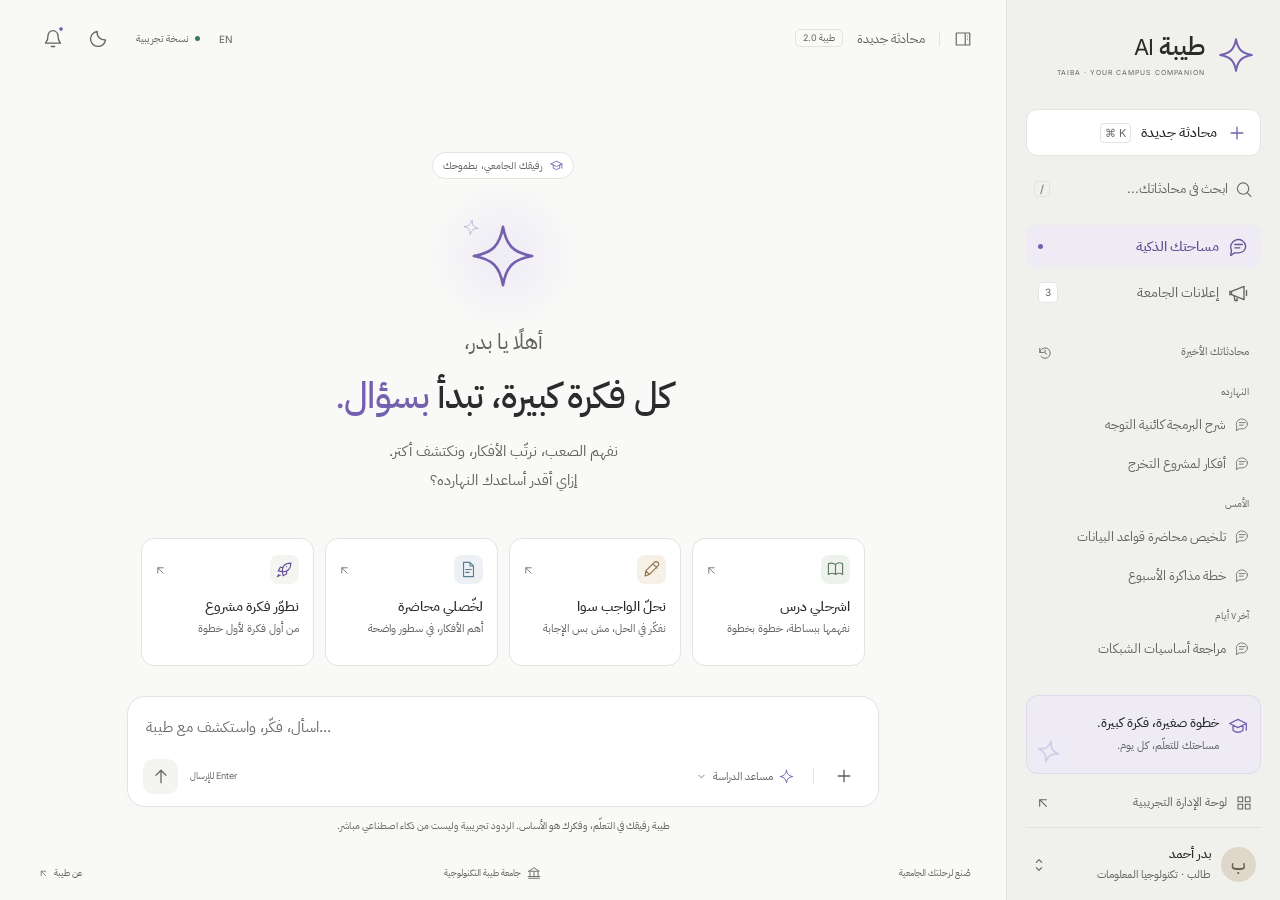
<file: Taiba_AI_Standalone.html>
<!doctype html>
<html lang="ar" dir="rtl" data-theme="light">
<head>
  <meta charset="utf-8">
  <meta name="viewport" content="width=device-width, initial-scale=1, viewport-fit=cover, interactive-widget=resizes-content">
  <meta name="theme-color" content="#f9f9f7">
  <meta name="description" content="طيبة AI — رفيقك الجامعي الذكي. نموذج واجهة تفاعلي ببيانات تجريبية فقط.">
  <title>طيبة AI — مساحة لأفكارك</title>
  <link rel="icon" type="image/svg+xml" href="[data-uri]">
  <style>
/* Taiba AI · foundations --------------------------------------------------- */
@font-face{font-family:Plex;src:url('[data-uri]') format('woff2');font-weight:400;font-display:swap}
@font-face{font-family:Plex;src:url('[data-uri]') format('woff2');font-weight:500;font-display:swap}
@font-face{font-family:Plex;src:url('[data-uri]') format('woff2');font-weight:600 800;font-display:swap}
@font-face{font-family:Inter;src:url('[data-uri]') format('woff2');font-weight:400 800;font-display:swap}
:root{color-scheme:light;--bg:#f9f9f7;--sidebar:#f0f0ed;--surface:#fff;--surface-soft:#f4f4f1;--text:#292c2b;--muted:#6c706d;--subtle:#818580;--line:#e3e4df;--accent:#7460af;--accent-strong:#67519f;--accent-soft:#eeebf5;--accent-text:#665095;--success:#357a5a;--success-soft:#eaf2eb;--danger:#b34242;--danger-soft:#fceeee;--shadow:0 8px 30px #29232e07;--radius:16px;--sidebar-width:274px;--font:Plex,Inter,system-ui,sans-serif;--fast:160ms;--ease:cubic-bezier(.2,.7,.3,1);--app-height:100dvh}
:root{--muted:#5f645f;--subtle:#666b65}
[data-theme=dark]{color-scheme:dark;--bg:#191b1e;--sidebar:#141619;--surface:#222529;--surface-soft:#25282c;--text:#eeefeb;--muted:#a6aaa8;--subtle:#929895;--line:#34383b;--accent:#b5a2e5;--accent-strong:#a18acc;--accent-soft:#302b3d;--accent-text:#c7b6ee;--success:#8dcaac;--success-soft:#23362c;--danger:#f0a2a2;--danger-soft:#3e292c;--shadow:0 8px 30px #00000012}
*,*::before,*::after{box-sizing:border-box}html,body{margin:0;width:100%;height:100%;overscroll-behavior:none}body{font-family:var(--font);font-size:14px;background:var(--bg);color:var(--text);-webkit-font-smoothing:antialiased}button,input,textarea,select{font:inherit}button,a,input,textarea,select{-webkit-tap-highlight-color:transparent}button,a{touch-action:manipulation}button{cursor:pointer;color:inherit}button{border:0;background:none}a{color:inherit;text-decoration:none}button:disabled{cursor:default}input,textarea,select{color:var(--text);background:var(--surface);border:1px solid var(--line);border-radius:10px}button,a,input,textarea,select{outline-offset:4px}button:focus-visible,a:focus-visible,input:focus-visible,textarea:focus-visible,select:focus-visible{outline:2px solid var(--accent)}button,a{transition:background var(--fast),color var(--fast),border-color var(--fast),box-shadow var(--fast)}svg.icon{width:20px;height:20px;flex-shrink:0;vertical-align:middle;fill:none;stroke:currentColor;stroke-width:1.6;stroke-linecap:round;stroke-linejoin:round}h1,h2,h3,h4,p{margin:0}h1,h2,h3,h4{font-weight:600}p{line-height:1.9}small{font-size:12px}button:hover{color:var(--accent-text)}::selection{background:var(--accent-soft);color:var(--accent-text)}.sr-only{position:absolute;width:1px;height:1px;margin:-1px;padding:0;overflow:hidden;clip:rect(0,0,0,0);white-space:nowrap;border:0}.skip-link{position:fixed;top:-80px;right:20px;z-index:100;background:var(--accent);color:var(--surface);padding:12px 24px;border-radius:8px}.skip-link:focus{top:10px}.icon-button{width:38px;height:38px;display:inline-flex;align-items:center;justify-content:center;flex-shrink:0;border-radius:10px;color:var(--muted)}.icon-button:hover{background:var(--accent-soft);color:var(--accent-text)}.mobile-only{display:none!important}.app-shell{height:var(--app-height);display:flex;overflow:clip}.workspace{flex:1;min-width:0;display:flex;flex-direction:column;position:relative}.drawer-scrim{display:none}
/* Navigation -------------------------------------------------------------- */
.sidebar{width:var(--sidebar-width);flex-shrink:0;background:var(--sidebar);border-inline-end:1px solid var(--line);display:flex;flex-direction:column;padding:32px 19px 16px;z-index:40}.sidebar-brand{display:flex;align-items:center;justify-content:space-between;padding:0 6px 32px}.brand{display:flex;gap:11px;align-items:center;font-size:25px;font-weight:600;line-height:1.1}.brand b{font-family:Inter,sans-serif;font-size:22px;font-weight:500;letter-spacing:-1px}.brand small{display:block;font-family:Inter,sans-serif;font-size:6.8px;font-weight:500;letter-spacing:1.05px;margin-top:9px;color:var(--muted);direction:ltr}.brand-mark{width:39px;height:45px;display:flex;align-items:center;justify-content:center;color:var(--accent)}.brand-mark svg.icon{width:38px;height:38px;stroke-width:1.3}.new-chat{display:flex;gap:10px;align-items:center;width:100%;padding:12px 13px;background:var(--surface);border:1px solid var(--line);border-radius:11px;font-weight:500;box-shadow:0 2px 3px #00000002;min-height:47px}.new-chat>span:first-child{color:var(--accent)}.new-chat:hover{border-color:var(--accent);background:var(--accent-soft)}.shortcut{margin-inline-start:auto;font-family:Inter,sans-serif;font-size:11px;color:var(--subtle);font-weight:400;border:1px solid var(--line);border-radius:4px;padding:2px 4px}.search-field{display:flex;align-items:center;gap:8px;margin:17px 8px 21px;color:var(--subtle)}.search-field svg{width:17px}.search-field input{min-width:0;flex:1;width:100%;background:none;border:0;padding:6px 0;font-size:12px;border-radius:4px}.search-field input::placeholder{color:var(--muted)}kbd{font-family:Inter,sans-serif;font-size:11px;color:var(--subtle);border:1px solid var(--line);border-radius:4px;padding:0 5px}.main-nav{display:grid;gap:4px}.main-nav a{display:flex;align-items:center;gap:10px;padding:10px 12px;border-radius:9px;color:var(--muted);font-size:13px;min-height:42px}.main-nav a:hover,.main-nav a.active{background:var(--accent-soft);color:var(--accent-text)}.main-nav a.active{font-weight:500}.nav-dot{display:none;margin-inline-start:auto;width:5px;height:5px;border-radius:50%;background:var(--accent)}.active .nav-dot{display:block}.count-badge{margin-inline-start:auto;background:var(--surface);border:1px solid var(--line);font-family:Inter,sans-serif;border-radius:5px;font-size:10px;min-width:20px;text-align:center;line-height:19px}.history-label{display:flex;justify-content:space-between;align-items:center;color:var(--subtle);font-size:11px;padding:30px 12px 12px}.history-label svg{width:14px;height:14px}.history-list{min-height:70px;overflow-y:auto;flex:1;scrollbar-width:thin}.history-group{color:var(--subtle);font-size:10px;padding:12px 12px 5px}.history-item{display:flex;align-items:center;border-radius:8px;margin:2px 0}.history-item:hover,.history-item.selected{background:var(--line)}.history-item>button:first-child{flex:1;min-width:0;display:flex;gap:9px;align-items:center;text-align:start;padding:9px 11px;font-size:12px;color:var(--muted)}.history-item>button:first-child span:last-child{overflow:hidden;text-overflow:ellipsis;white-space:nowrap}.history-item svg{width:15px;height:15px;opacity:.8}.history-delete{opacity:0;width:28px;height:32px;border-radius:6px;color:var(--subtle)}.history-item:hover .history-delete,.history-delete:focus-visible{opacity:1}.history-empty{padding:20px 12px;color:var(--muted);font-size:12px}.sidebar-bottom{padding-top:12px}.campus-note{padding:16px 12px;background:var(--accent-soft);border:1px solid color-mix(in srgb,var(--accent) 12%,transparent);border-radius:12px;display:flex;gap:9px;align-items:center;position:relative;overflow:hidden}.campus-icon{align-self:flex-start;color:var(--accent);padding-top:2px}.campus-note strong{font-size:12px;font-weight:500}.campus-note p{font-size:10px;color:var(--muted);margin-top:3px}.mini-spark{position:absolute;left:9px;bottom:9px;opacity:.22;color:var(--accent);transform:rotate(15deg)}.mini-spark svg{width:25px;height:25px}.sidebar-links a{display:flex;align-items:center;gap:9px;font-size:11px;color:var(--muted);padding:19px 9px 16px}.sidebar-links a>span:last-child{margin-inline-start:auto}.sidebar-links svg{width:16px;height:16px}.account-button{border-top:1px solid var(--line);display:flex;align-items:center;width:100%;gap:10px;padding:16px 5px 0;text-align:start}.avatar{display:inline-flex;width:35px;height:35px;border-radius:50%;background:#dfd7ca;color:#665e51;align-items:center;justify-content:center;font-size:17px;font-weight:500;flex-shrink:0}.account-name{flex:1;min-width:0}.account-name strong{display:block;font-size:12px;font-weight:500}.account-name small{color:var(--muted);font-size:10px}.account-button>span:last-child{color:var(--muted)}.account-button svg{width:16px}
/* Application header and footer ------------------------------------------ */
.topbar{height:77px;flex-shrink:0;display:flex;align-items:center;justify-content:space-between;padding:0 34px;gap:12px}.topbar-title,.topbar-actions{display:flex;align-items:center;gap:14px}.topbar-title{font-size:12px;color:var(--muted);min-width:0}.topbar-emblem{color:var(--subtle)}.topbar-emblem svg{width:18px;height:18px}.topbar-divider{height:15px;width:1px;background:var(--line)}.version-tag{border:1px solid var(--line);border-radius:5px;padding:1px 7px;font-size:9px;white-space:nowrap}.topbar-actions{gap:7px}.demo-pill{font-size:10px;color:var(--muted);display:flex;align-items:center;gap:6px;margin-inline-end:12px;white-space:nowrap}.demo-pill>span{width:5px;height:5px;background:var(--success);border-radius:50%}.notification-button{position:relative}.notification-button i{position:absolute;width:4px;height:4px;background:var(--accent);border-radius:50%;right:9px;top:7px;outline:3px solid var(--bg)}#main-content{flex:1;min-height:0;min-width:0;overflow-y:auto;overscroll-behavior-y:contain;scrollbar-width:thin;outline:none;scroll-padding:24px}.workspace-footer{display:flex;align-items:center;justify-content:space-between;gap:16px;padding:14px 35px 17px;font-size:9px;color:var(--subtle);flex-shrink:0}.footer-university{display:flex;align-items:center;gap:6px}.footer-university svg{width:14px;height:14px}.workspace-footer button{display:flex;align-items:center;gap:5px;color:var(--muted);font-size:9px;padding:3px}.workspace-footer button svg{width:11px;height:11px}
/* Welcome ---------------------------------------------------------------- */
.welcome{max-width:800px;margin:auto;padding:42px 38px 26px;animation:arrive .5s var(--ease);text-align:center}.welcome-eyebrow{display:inline-flex;align-items:center;gap:7px;color:var(--muted);font-size:10px;letter-spacing:.1px;padding:5px 10px;border:1px solid var(--line);border-radius:30px;background:var(--surface)}.welcome-eyebrow span{display:inline-flex}.welcome-eyebrow svg{width:13px;height:13px;color:var(--accent)}.hero-symbol{width:94px;height:94px;position:relative;display:flex;align-items:center;justify-content:center;margin:24px auto 20px;color:var(--accent)}.hero-symbol::before{content:'';position:absolute;width:160px;height:160px;background:radial-gradient(ellipse,var(--accent-soft),transparent 67%);z-index:-1}.hero-symbol .icon{width:70px;height:70px;stroke-width:.9}.hero-symbol .orbit{position:absolute;width:17px;height:17px;top:7px;left:7px;transform:rotate(8deg);color:#b1a1cc}.hero-symbol .orbit .icon{width:17px;height:17px;stroke-width:1}.hello{font-size:21px;font-weight:400;color:var(--muted);margin-bottom:4px}.welcome h1{font-size:36px;letter-spacing:-.9px;line-height:1.65;font-weight:500}.welcome h1 span{color:var(--accent)}.welcome-description{font-size:13px;color:var(--muted);margin-top:11px}.suggestion-grid{margin-top:37px;display:grid;grid-template-columns:repeat(4,minmax(0,1fr));gap:11px;text-align:start}.suggestion-card{display:flex;flex-direction:column;align-items:flex-start;text-align:start;min-height:128px;border:1px solid var(--line);background:var(--surface);border-radius:13px;padding:16px 14px;position:relative}.suggestion-card:hover{border-color:color-mix(in srgb,var(--accent) 55%,var(--line));background:var(--accent-soft);box-shadow:var(--shadow)}.suggestion-icon{display:flex;align-items:center;justify-content:center;width:29px;height:29px;border-radius:8px;background:var(--surface-soft);color:var(--accent-text);margin-bottom:12px}.suggestion-icon.sage{color:#5a7963;background:#eef2ec}.suggestion-icon.sand{color:#91724d;background:#f6f0e6}.suggestion-icon.blue{color:#5b7d91;background:#edf1f5}[data-theme=dark] .suggestion-icon.sage,[data-theme=dark] .suggestion-icon.sand,[data-theme=dark] .suggestion-icon.blue{background:var(--surface-soft);color:var(--muted)}.suggestion-icon svg{width:17px;height:17px}.suggestion-card strong{font-size:12px;font-weight:500}.suggestion-card small{font-size:10px;color:var(--muted);margin-top:3px;line-height:1.7}.suggestion-arrow{position:absolute;left:12px;top:20px;color:var(--subtle)}.suggestion-arrow svg{width:13px;height:13px}.welcome-bottom{display:flex;align-items:center;justify-content:center;gap:6px;font-size:10px;color:var(--muted);margin-top:25px}.welcome-bottom svg{width:13px;height:13px;color:var(--accent)}
/* Composer · flex child, never fixed over the messages -------------------- */
.composer-region{flex-shrink:0;width:min(100% - 88px,752px);margin:10px auto 0;padding-bottom:2px}.composer{background:var(--surface);border:1px solid var(--line);border-radius:18px;padding:17px 15px 11px;box-shadow:0 3px 16px #23202b04;transition:border-color var(--fast),box-shadow var(--fast)}.composer:focus-within{border-color:color-mix(in srgb,var(--accent) 58%,var(--line));box-shadow:0 0 0 3px color-mix(in srgb,var(--accent) 6%,transparent)}.composer textarea{display:block;width:100%;min-height:43px;max-height:144px;resize:none;border:0;border-radius:0;background:transparent;font-size:15px;line-height:1.8;padding:0 3px;outline:none;overflow-y:auto}.composer textarea::placeholder{color:var(--subtle)}.composer textarea:focus-visible{outline:0}.composer-tools{display:flex;align-items:center;justify-content:space-between;gap:8px}.composer-options,.send-tools{display:flex;align-items:center;gap:7px}.tool-divider{height:14px;width:1px;background:var(--line);margin:0 4px}.mode-button{display:flex;align-items:center;gap:6px;font-size:11px;color:var(--muted);padding:8px;border-radius:7px}.mode-button:hover{background:var(--surface-soft)}.mode-button>span:first-child{color:var(--accent)}.mode-button svg{width:15px;height:15px}.mode-button>span:last-child svg{width:11px;height:11px}.send-button{width:35px;height:35px;border-radius:10px;display:flex;align-items:center;justify-content:center;background:var(--accent);color:var(--surface);transition:opacity var(--fast),background var(--fast)}.send-button:disabled{background:var(--surface-soft);color:var(--subtle)}.send-button:not(:disabled):hover{background:var(--accent-strong);color:var(--surface)}[data-theme=dark] .send-button:not(:disabled){color:#191b1e}.enter-hint{font-size:9px;color:var(--subtle);margin-inline-end:5px}.composer-disclaimer{font-size:9px;text-align:center;color:var(--muted);margin:10px 0 0;line-height:1.8}.composer-disclaimer span{color:var(--subtle)}.attachment-chip{display:flex;align-items:center;gap:8px;border:1px solid var(--line);border-radius:10px;padding:5px 10px;background:var(--surface);font-size:11px;width:fit-content;margin-bottom:8px;max-width:100%}.attachment-chip span{overflow:hidden;text-overflow:ellipsis;white-space:nowrap}.attachment-chip button{width:24px;height:24px}.attachment-chip svg{width:14px;height:14px}
/* Conversation typography ------------------------------------------------ */
.conversation{max-width:790px;padding:25px 36px 32px;margin:0 auto;min-height:100%}.conversation-date{text-align:center;color:var(--subtle);font-size:10px;margin:0 0 28px}.message{margin-bottom:28px;animation:arrive .22s var(--ease);min-width:0}.message.user{display:flex;justify-content:flex-start}.user-bubble{background:var(--accent-soft);padding:13px 20px;border-radius:17px 4px 17px 17px;max-width:88%;font-size:14px;line-height:1.95;white-space:pre-wrap;overflow-wrap:anywhere}.ai-label{display:flex;gap:7px;align-items:center;font-size:12px;font-weight:500;margin-bottom:13px}.ai-label .small-mark{display:flex;color:var(--accent)}.ai-label .small-mark svg{width:22px;height:22px}.ai-label .demo-tag{font-size:9px;font-weight:400;color:var(--muted);padding:1px 6px;background:var(--surface-soft);border-radius:4px}.markdown{font-size:14px;line-height:2.05;overflow-wrap:anywhere}.markdown p{margin:10px 0;line-height:2.05}.markdown h2{font-size:19px;margin:24px 0 10px}.markdown h3{font-size:16px;margin:18px 0 8px}.markdown ul,.markdown ol{padding-inline-start:24px;margin:10px 0}.markdown li{padding-inline-start:4px;margin:4px 0}.markdown strong{font-weight:600}.markdown blockquote{border-inline-start:3px solid var(--accent);padding:10px 17px;background:var(--accent-soft);color:var(--accent-text);margin:18px 0;border-radius:8px}.markdown code{font-family:ui-monospace,SFMono-Regular,Consolas,monospace;font-size:12px;background:var(--surface-soft);border-radius:4px;padding:2px 5px;direction:ltr;unicode-bidi:isolate}.code-container{border:1px solid var(--line);border-radius:11px;margin:18px 0;overflow:hidden;direction:ltr;text-align:left;background:var(--surface-soft);max-width:100%}.code-header{display:flex;justify-content:space-between;padding:7px 14px;border-bottom:1px solid var(--line);font:11px Inter,sans-serif;color:var(--muted)}.code-header button{display:flex;align-items:center;gap:5px;font-size:10px}.code-header svg{width:13px;height:13px}.code-container pre{overflow:auto;margin:0;padding:16px;line-height:1.8;tab-size:2;max-width:100%}.code-container pre code{padding:0;background:none;font-size:12px;white-space:pre}.table-scroll{max-width:100%;overflow-x:auto;border:1px solid var(--line);border-radius:10px;margin:17px 0}.markdown table{width:100%;border-collapse:collapse;white-space:nowrap;font-size:12px}.markdown th{background:var(--surface-soft);font-weight:500}.markdown td,.markdown th{padding:9px 16px;border-bottom:1px solid var(--line);text-align:start}.markdown tr:last-child td{border-bottom:0}.message-actions{display:flex;gap:3px;margin-top:11px}.message-actions .icon-button{width:30px;height:30px}.message-actions svg{width:14px;height:14px}.typing-indicator{display:flex;gap:5px;align-items:center;height:28px}.typing-indicator i{width:5px;height:5px;background:var(--accent);border-radius:50%;animation:typing 1.1s infinite}.typing-indicator i:nth-child(2){animation-delay:.15s}.typing-indicator i:nth-child(3){animation-delay:.3s}.stream-cursor::after{content:'▍';color:var(--accent);animation:typing .9s infinite}.error-card{display:flex;align-items:flex-start;gap:10px;padding:16px;border:1px solid color-mix(in srgb,var(--danger) 30%,var(--line));background:var(--danger-soft);border-radius:12px;color:var(--danger);font-size:13px}.error-card button{display:block;text-decoration:underline;margin-top:8px;padding:0;color:var(--danger)}.error-card svg{flex-shrink:0}.demo-chat-notice{font-size:10px;color:var(--muted);text-align:center;padding:8px;margin-bottom:22px;display:flex;justify-content:center;gap:6px;align-items:center}.demo-chat-notice svg{width:13px;height:13px}
/* Shared screens and controls ------------------------------------------- */
.page{max-width:1000px;margin:0 auto;padding:30px 44px 50px;animation:arrive .3s var(--ease)}.page-eyebrow{font-size:10px;color:var(--accent-text);display:flex;gap:7px;align-items:center;margin-bottom:10px}.page-eyebrow svg{width:14px;height:14px}.page-heading{display:flex;align-items:center;justify-content:space-between;gap:16px;margin-bottom:28px}.page-heading h1{font-size:27px;font-weight:500;letter-spacing:-.5px}.page-heading p{font-size:12px;color:var(--muted);margin-top:5px}.primary-button,.secondary-button,.danger-button{min-height:42px;border-radius:9px;padding:9px 16px;display:inline-flex;align-items:center;justify-content:center;gap:8px;font-size:12px;font-weight:500;white-space:nowrap}.primary-button{background:var(--accent);color:white}.primary-button:hover{background:var(--accent-strong);color:white}[data-theme=dark] .primary-button{color:#191b1e}.secondary-button{background:var(--surface);border:1px solid var(--line)}.secondary-button:hover{background:var(--accent-soft);border-color:var(--accent)}.danger-button{background:var(--danger-soft);color:var(--danger)}.primary-button svg,.secondary-button svg,.danger-button svg{width:16px;height:16px}.text-button{color:var(--accent-text);font-size:12px;text-decoration:underline;text-underline-offset:4px}.panel{background:var(--surface);border:1px solid var(--line);border-radius:var(--radius);padding:24px;margin-bottom:20px}.panel h2{font-size:17px;margin-bottom:6px}.panel p.panel-description{color:var(--muted);font-size:12px}.panel-heading{display:flex;justify-content:space-between;align-items:center;gap:12px;margin-bottom:20px}.section-title{font-size:15px;margin:25px 0 14px}.notice{display:flex;gap:10px;align-items:flex-start;background:var(--accent-soft);color:var(--accent-text);font-size:12px;border-radius:10px;padding:13px 16px;margin:16px 0;line-height:1.9}.notice svg{flex-shrink:0;margin-top:2px;width:17px;height:17px}.status{display:inline-flex;align-items:center;gap:5px;font-size:10px;padding:3px 8px;border-radius:5px;background:var(--success-soft);color:var(--success);white-space:nowrap}.status.warning{color:#8b6429;background:#fbf2df}.status.neutral{color:var(--muted);background:var(--surface-soft)}.status.danger{background:var(--danger-soft);color:var(--danger)}[data-theme=dark] .status.warning{background:#3e3423;color:#e8c680}.status-dot{height:5px;width:5px;background:currentColor;border-radius:50%}.form-grid{display:grid;grid-template-columns:1fr 1fr;gap:18px}.form-field{display:flex;flex-direction:column;gap:7px;font-size:12px;margin-bottom:18px}.form-field input,.form-field select,.form-field textarea{width:100%;padding:12px 13px;min-height:46px;font-size:14px}.form-field textarea{min-height:100px;resize:vertical}.form-field small{color:var(--muted);font-size:10px}.form-field .field-error{color:var(--danger);font-size:12px;min-height:0}.form-field [aria-invalid=true]{border-color:var(--danger)}.form-actions{display:flex;justify-content:flex-start;gap:10px;align-items:center}.input-wrap{position:relative}.input-wrap input{padding-inline-end:48px}.input-wrap>button{position:absolute;inset-inline-end:5px;top:5px}.form-feedback{border-radius:8px;padding:10px 12px;margin:12px 0;font-size:12px;line-height:1.8}.form-feedback.error{color:var(--danger);background:var(--danger-soft)}.form-feedback.success{color:var(--success);background:var(--success-soft)}.form-feedback:empty{display:none}.profile-header{display:flex;gap:18px;align-items:center;padding-bottom:24px;border-bottom:1px solid var(--line);margin-bottom:24px}.avatar.large{height:66px;width:66px;font-size:28px}.profile-header h2{font-size:20px}.profile-header p{color:var(--muted);font-size:12px;overflow-wrap:anywhere}.info-grid{display:grid;grid-template-columns:1fr 1fr;gap:24px}.info-item small{display:block;color:var(--muted);font-size:11px;margin-bottom:5px}.info-item strong{font-size:13px;font-weight:500}.theme-options{display:flex;gap:12px;flex-wrap:wrap;margin-top:18px}.theme-option{border:1px solid var(--line);border-radius:9px;padding:12px 22px;display:flex;gap:8px;align-items:center;font-size:12px}.theme-option.selected{border-color:var(--accent);background:var(--accent-soft);color:var(--accent-text)}.profile-actions{display:flex;align-items:center;justify-content:space-between;gap:16px;margin-top:12px}.profile-actions p{font-size:12px;color:var(--muted)}
/* Announcements ---------------------------------------------------------- */
.filter-tabs{display:flex;gap:6px;padding:5px;background:var(--surface-soft);width:fit-content;border-radius:10px;margin-bottom:25px}.filter-tabs button{font-size:12px;padding:7px 16px;border-radius:7px;color:var(--muted)}.filter-tabs button.active{background:var(--surface);color:var(--text);box-shadow:0 1px 5px #00000004}.announcement-card{display:flex;gap:17px;padding:24px;border:1px solid var(--line);background:var(--surface);border-radius:14px;margin-bottom:15px}.announcement-icon{height:42px;width:42px;display:flex;align-items:center;justify-content:center;flex-shrink:0;background:var(--accent-soft);border-radius:12px;color:var(--accent-text)}.announcement-content{min-width:0;flex:1}.announcement-meta{display:flex;align-items:center;gap:9px;flex-wrap:wrap;font-size:10px;color:var(--muted);margin-bottom:9px}.announcement-card h2{font-size:17px;margin-bottom:8px;font-weight:500}.announcement-card p{font-size:13px;color:var(--muted);line-height:2}.announcement-detail{margin-top:13px;padding-top:13px;border-top:1px solid var(--line)}.announcement-card .text-button{margin-top:14px;display:inline-flex;align-items:center;gap:7px;text-decoration:none}.announcement-read{color:var(--success);font-size:10px;display:flex;align-items:center;gap:4px;margin-top:12px}
/* Administration --------------------------------------------------------- */
.admin-tabs{display:flex;border-bottom:1px solid var(--line);gap:22px;overflow-x:auto;margin-bottom:24px;white-space:nowrap}.admin-tabs button{padding:12px 2px;font-size:12px;color:var(--muted);border-bottom:2px solid transparent;display:flex;align-items:center;gap:7px}.admin-tabs button.active{border-color:var(--accent);color:var(--accent-text)}.admin-tabs svg{width:15px;height:15px}.stats-grid{display:grid;grid-template-columns:repeat(3,1fr);gap:15px;margin-bottom:22px}.stat-card{background:var(--surface);border:1px solid var(--line);border-radius:12px;padding:19px}.stat-title{color:var(--muted);display:flex;justify-content:space-between;font-size:11px}.stat-title svg{width:17px;height:17px;color:var(--accent)}.stat-number{font:500 30px Inter,sans-serif;display:block;margin:19px 0 10px;letter-spacing:-1px}.stat-foot{font-size:10px;color:var(--muted)}.stat-foot b{font-weight:400;color:var(--success);margin-inline-end:5px}.dashboard-grid{display:grid;grid-template-columns:1.65fr 1fr;gap:18px}.chart{height:177px;display:flex;align-items:flex-end;gap:14px;padding:25px 6px 0;border-bottom:1px solid var(--line);position:relative;margin-bottom:26px;background:repeating-linear-gradient(to top,transparent 0px,transparent 43px,var(--line) 44px,transparent 45px)}.chart-column{height:100%;display:flex;flex:1;align-items:center;justify-content:flex-end;flex-direction:column;position:relative;gap:10px}.chart-bar{display:block;width:100%;max-width:34px;border-radius:5px 5px 0 0;background:var(--accent-soft);border:1px solid color-mix(in srgb,var(--accent) 15%,transparent);min-height:2px}.chart-column:last-child .chart-bar{background:var(--accent)}.chart-column small{position:absolute;bottom:-25px;font-size:8px;color:var(--muted);white-space:nowrap}.activity-item{display:flex;gap:10px;align-items:flex-start;padding:12px 0;border-bottom:1px solid var(--line)}.activity-item:last-child{border:0}.activity-item .activity-dot{height:7px;width:7px;border-radius:50%;background:var(--accent);margin-top:8px;flex-shrink:0}.activity-item strong{font-size:11px;font-weight:500}.activity-item p{font-size:10px;color:var(--muted);margin-top:3px}.data-toolbar{display:flex;gap:12px;align-items:center;justify-content:space-between;margin-bottom:18px}.data-toolbar input{padding:10px 13px;min-width:0;width:240px;font-size:12px}.data-table-wrap{overflow-x:auto;border:1px solid var(--line);border-radius:12px;background:var(--surface)}.data-table{border-collapse:collapse;width:100%;font-size:12px;white-space:nowrap}.data-table th{background:var(--surface-soft);font-size:10px;color:var(--muted);font-weight:400;text-align:start;padding:14px 18px}.data-table td{padding:14px 18px;border-top:1px solid var(--line)}.student-cell{display:flex;gap:9px;align-items:center}.student-cell .avatar{width:29px;height:29px;font-size:13px}.student-cell small{display:block;color:var(--muted);font:9px Inter,sans-serif;margin-top:5px}.row-actions{display:flex;gap:5px}.row-actions .icon-button{height:30px;width:30px}.row-actions svg{height:15px;width:15px}.provider-grid{display:grid;grid-template-columns:repeat(2,1fr);gap:15px}.provider-card{padding:20px;border:1px solid var(--line);border-radius:12px;background:var(--surface)}.provider-head{display:flex;gap:10px;align-items:center;margin-bottom:18px}.provider-logo{display:flex;width:34px;height:34px;border-radius:9px;align-items:center;justify-content:center;background:var(--accent-soft);color:var(--accent-text);font:600 18px Inter,sans-serif}.provider-name{flex:1}.provider-name strong{font:500 13px Inter,sans-serif}.provider-name small{display:block;font-size:9px;color:var(--muted);margin-top:3px}.provider-meta{display:flex;justify-content:space-between;color:var(--muted);font-size:10px;margin:10px 0}.usage-track{height:5px;background:var(--surface-soft);border-radius:5px;overflow:hidden;margin:8px 0 13px}.usage-track span{display:block;height:100%;border-radius:5px;background:var(--accent)}.provider-foot{padding-top:12px;border-top:1px solid var(--line);display:flex;align-items:center;justify-content:space-between;font-size:10px}.toggle{width:33px;height:20px;padding:3px;background:var(--line);border-radius:20px;display:flex;justify-content:flex-end}.toggle[aria-checked=true]{background:var(--accent);justify-content:flex-start}.toggle::after{content:'';width:14px;height:14px;background:white;border-radius:50%;box-shadow:0 1px 3px #0002}
/* Authentication --------------------------------------------------------- */
.auth-page{min-height:100%;display:grid;grid-template-columns:1fr 1fr;max-width:1100px;margin:0 auto;padding:32px;gap:50px;align-items:center}.auth-story{padding:40px 24px}.auth-story .brand{margin-bottom:70px}.auth-story h1{font-size:42px;line-height:1.6;letter-spacing:-1px}.auth-story h1 span{color:var(--accent)}.auth-story>p{font-size:14px;color:var(--muted);max-width:330px;margin-top:18px}.auth-story-note{display:flex;gap:12px;margin-top:55px;align-items:center}.auth-story-note p{font-size:11px;color:var(--muted)}.auth-form{background:var(--surface);padding:32px;border:1px solid var(--line);border-radius:20px;box-shadow:var(--shadow)}.auth-form h2{font-size:24px;font-weight:500}.auth-form>p{font-size:12px;color:var(--muted);margin:8px 0 25px}.auth-form .primary-button{width:100%;margin-top:8px}.auth-form input{font-size:16px}.auth-form-footer{text-align:center;border-top:1px solid var(--line);margin-top:25px;padding-top:19px;font-size:11px;color:var(--muted)}.demo-credentials{padding:12px;background:var(--surface-soft);border-radius:9px;color:var(--muted);font-size:10px;line-height:1.8;margin-bottom:17px}.demo-credentials b{font-weight:500}.demo-credentials code{font:10px Inter,sans-serif;direction:ltr;display:block;margin-top:6px;unicode-bidi:isolate;color:var(--text)}
/* Popovers, dialogs, feedback -------------------------------------------- */
.popover{position:fixed;z-index:60;min-width:220px;max-width:calc(100vw - 24px);background:var(--surface);border:1px solid var(--line);box-shadow:0 12px 50px #0002;border-radius:12px;padding:7px;animation:arrive .14s var(--ease)}.popover button,.popover a{width:100%;display:flex;align-items:center;gap:10px;font-size:12px;padding:11px;border-radius:7px;text-align:start;min-height:40px}.popover button:hover,.popover a:hover{background:var(--accent-soft);color:var(--accent-text)}.popover svg{width:16px;height:16px}.popover hr{border:0;border-top:1px solid var(--line);margin:5px}.popover-label{font-size:10px;color:var(--muted);padding:9px 12px}.popover .selected{background:var(--accent-soft);color:var(--accent-text)}dialog{background:var(--surface);color:var(--text);border:1px solid var(--line);border-radius:18px;box-shadow:0 25px 100px #0003;width:min(490px,calc(100vw - 32px));padding:28px;max-height:calc(var(--app-height) - 40px);overflow-y:auto}dialog::backdrop{background:#15141b65;backdrop-filter:blur(3px)}.modal-heading{display:flex;justify-content:space-between;align-items:center;gap:12px;margin-bottom:10px}.modal-heading h2{font-size:20px}.modal-description{font-size:12px;color:var(--muted);margin-bottom:22px}.modal-body p{font-size:13px;color:var(--muted);margin-bottom:13px}#toast{position:fixed;bottom:28px;left:50%;transform:translate(-50%,15px);opacity:0;pointer-events:none;z-index:100;background:var(--text);color:var(--bg);padding:11px 22px;border-radius:10px;font-size:12px;box-shadow:var(--shadow);max-width:calc(100vw - 30px);text-align:center;transition:opacity .2s,transform .2s}#toast.visible{opacity:1;transform:translate(-50%,0)}.empty-state{text-align:center;padding:45px 20px;color:var(--muted)}.empty-state svg{color:var(--accent);width:34px;height:34px;margin-bottom:12px}.empty-state h2{font-size:18px;color:var(--text);margin-bottom:10px}.empty-state p{font-size:12px}.empty-state button{margin-top:20px}.no-composer .composer-region{display:none}.no-composer .workspace-footer{border-top:1px solid var(--line)}
@keyframes arrive{from{opacity:0;transform:translateY(8px)}to{opacity:1;transform:translateY(0)}}@keyframes typing{0%,80%,100%{opacity:.35}40%{opacity:1}}@media(min-height:850px) and (min-width:901px){.welcome{padding-top:75px}.hero-symbol{margin-top:30px}.suggestion-grid{margin-top:44px}.composer-region{margin-bottom:12px}}
/* Responsive shell ------------------------------------------------------- */
@media(min-width:1600px){:root{--sidebar-width:294px}.welcome{padding-top:65px}.welcome h1{font-size:42px}.suggestion-grid{margin-top:45px}}
@media(max-width:1100px) and (min-width:901px){:root{--sidebar-width:246px}.sidebar{padding-inline:14px}.welcome{padding-inline:28px}.welcome h1{font-size:30px}.suggestion-grid{gap:8px}.suggestion-card{padding:14px 10px}.suggestion-card strong{font-size:11px}.suggestion-card small{font-size:9px}.topbar{padding-inline:25px}.version-tag{display:none}.page{padding-inline:25px}.dashboard-grid{grid-template-columns:1fr}.auth-page{gap:20px;padding:20px}.auth-story h1{font-size:32px}}
@media(max-width:900px){.mobile-only{display:inline-flex!important}.desktop-only{display:none!important}.sidebar{position:fixed;inset-block:0;inset-inline-start:0;width:280px;height:var(--app-height);transform:translateX(100%);transition:transform .24s var(--ease);padding-top:25px;box-shadow:-10px 0 60px #0001}.sidebar-brand{padding-bottom:25px}.drawer-open .sidebar{transform:translateX(0)}.drawer-open .drawer-scrim{display:block;position:fixed;inset:0;background:#17132155;z-index:30;backdrop-filter:blur(2px)}.history-delete{opacity:1}.topbar{padding:0 23px;height:68px;border-bottom:1px solid var(--line)}.topbar-title{gap:9px}.topbar-actions{gap:3px}.version-tag{display:none}.demo-pill{margin-inline-end:8px}.welcome{padding:35px 32px 20px;max-width:730px}.welcome h1{font-size:33px}.composer-region{width:min(100% - 48px,700px);margin-top:16px}.workspace-footer{padding:12px 24px 16px}.page{padding:28px 28px 40px}.auth-page{gap:25px;padding:25px}.auth-story{padding:20px 5px}.auth-story h1{font-size:34px}.auth-story .brand{margin-bottom:40px}.auth-form{padding:24px}.workspace-footer{padding-bottom:max(14px,env(safe-area-inset-bottom))}.sidebar-bottom{padding-bottom:env(safe-area-inset-bottom)}}
@media(max-width:600px){body{font-size:14px}.topbar{height:60px;padding:0 12px;gap:4px}.topbar-title{gap:6px;font-size:12px}.topbar-actions{gap:0}.topbar .icon-button{width:36px;height:40px}.demo-pill{font-size:8px;gap:4px;margin-inline-end:5px}.welcome{padding:26px 21px 20px;max-width:480px}.welcome-eyebrow{font-size:9px}.hero-symbol{width:70px;height:70px;margin:24px auto 15px}.hero-symbol>.icon{width:59px;height:59px}.hello{font-size:18px}.welcome h1{font-size:27px;letter-spacing:-.6px;line-height:1.7}.welcome-description{font-size:11px;line-height:2;margin-top:9px;max-width:270px;margin-inline:auto}.suggestion-grid{grid-template-columns:1fr 1fr;gap:10px;margin-top:27px}.suggestion-card{min-height:110px;padding:13px}.suggestion-icon{margin-bottom:9px;width:26px;height:26px}.suggestion-card strong{font-size:12px}.suggestion-card small{font-size:10px}.suggestion-arrow{top:17px;left:11px}.welcome-bottom{font-size:9px;margin-top:18px}.composer-region{width:calc(100% - 26px);margin-top:8px;padding-bottom:max(10px,env(safe-area-inset-bottom))}.composer{padding:13px 11px 8px;border-radius:16px}.composer textarea{font-size:16px;min-height:41px;max-height:120px}.composer-tools .icon-button{width:36px;height:36px}.mode-button{font-size:10px;gap:5px;padding:7px 3px;min-height:36px}.send-button{height:36px;width:36px}.composer-disclaimer{font-size:8px;max-width:330px;margin:9px auto 0}.composer-disclaimer span{display:block}.enter-hint{display:none}.workspace-footer{display:none}.conversation{padding:24px 18px 15px}.conversation-date{margin-bottom:23px}.user-bubble{font-size:14px;padding:11px 15px;max-width:92%}.markdown{font-size:14px}.message{margin-bottom:25px}.page{padding:23px 18px 35px}.page-heading{align-items:flex-start;margin-bottom:23px}.page-heading h1{font-size:23px}.page-heading p{font-size:11px}.page-heading>.primary-button{padding:8px 10px;font-size:10px}.panel{padding:19px;border-radius:13px}.form-grid,.info-grid{grid-template-columns:1fr;gap:0}.info-grid{gap:19px}.form-field input,.form-field select,.form-field textarea{font-size:16px}.profile-actions{align-items:flex-start;flex-direction:column}.announcement-card{padding:18px;gap:12px}.announcement-icon{width:33px;height:33px;border-radius:9px}.announcement-icon svg{width:17px}.announcement-card h2{font-size:15px}.announcement-card p{font-size:12px}.filter-tabs button{font-size:11px;padding:6px 13px}.stats-grid{gap:8px}.stat-card{padding:14px 11px}.stat-title{font-size:9px}.stat-title svg{width:14px;height:14px}.stat-number{font-size:25px;margin:16px 0 8px}.stat-foot{font-size:8px}.dashboard-grid{grid-template-columns:1fr;gap:0}.admin-tabs{gap:20px}.admin-tabs button{font-size:11px}.provider-grid{grid-template-columns:1fr}.auth-page{display:block;padding:25px 20px;max-width:440px}.auth-story{display:none}.auth-form{padding:24px;box-shadow:none}.auth-form h2{font-size:23px}.data-toolbar{gap:8px}.data-toolbar input{width:100%;font-size:16px}.data-toolbar .primary-button{padding-inline:10px;font-size:10px}.theme-option{padding:10px 15px}.no-composer #main-content{padding-bottom:env(safe-area-inset-bottom)}.form-actions{flex-wrap:wrap}dialog{padding:22px}.provider-head .status{font-size:9px}.chart{gap:14px}}
@media(max-width:359px){.welcome{padding:23px 16px 16px}.welcome h1{font-size:24px}.welcome-description{font-size:10px}.hello{font-size:17px}.hero-symbol{margin-top:19px;margin-bottom:13px}.suggestion-card{padding:11px;min-height:104px}.suggestion-card strong{font-size:11px}.suggestion-card small{font-size:9px}.suggestion-grid{gap:8px;margin-top:22px}.topbar-title{font-size:11px}.topbar-actions .demo-pill{font-size:7px}.topbar .icon-button{width:32px}.composer-options{gap:2px}.tool-divider{margin-inline:2px}.mode-button{font-size:9px}.page{padding-inline:13px}.stats-grid{grid-template-columns:1fr}.stat-card{display:grid;grid-template-columns:1fr 1fr;align-items:center}.stat-number{grid-column:2;grid-row:1/3;text-align:end;margin:0}.stat-title{grid-column:1}.stat-foot{grid-column:1}.auth-page{padding-inline:13px}.auth-form{padding:20px}}
@media(max-height:600px) and (max-width:900px){.welcome{padding-top:18px}.welcome-eyebrow,.welcome-bottom{display:none}.hero-symbol{margin:5px auto;width:40px;height:40px}.hero-symbol>.icon{width:35px;height:35px}.hero-symbol .orbit{display:none}.welcome h1{font-size:23px}.hello{font-size:16px}.welcome-description{margin-top:5px}.suggestion-grid{margin-top:18px}.suggestion-card{min-height:90px}.composer-region{margin-top:4px}.composer-disclaimer{font-size:7px}.topbar{height:52px}.workspace-footer{display:none}}
.history-item>button:first-child{font-size:13px}.main-nav a{font-size:14px}.search-field input{font-size:13px}.account-name strong{font-size:13px}.account-name small{font-size:11px}.campus-note strong{font-size:13px}.campus-note p{font-size:11px}.sidebar-links a{font-size:12px}.topbar-title{font-size:13px}.suggestion-card strong{font-size:14px}.suggestion-card small{font-size:11px}.welcome-description{font-size:15px}.welcome-bottom{font-size:11px}.composer-disclaimer{font-size:10px}.mobile-brand{gap:5px;align-items:center;font-size:18px;font-weight:500;color:var(--text);white-space:nowrap}.mobile-brand svg{width:21px;height:21px;color:var(--accent)}.mobile-brand b{font:500 15px Inter,sans-serif}.message-actions [aria-pressed=true]{color:var(--accent-text);background:var(--accent-soft)}
.language-button{font:500 10px Inter,sans-serif}
[dir=ltr] body{font-family:Inter,Plex,system-ui,sans-serif}
[dir=ltr] .welcome h1{font-size:35px;line-height:1.4;letter-spacing:-1.2px;margin-top:12px}
[dir=ltr] .hello{font-size:19px}
[dir=ltr] .suggestion-card strong{font-size:12px;line-height:1.6}
[dir=ltr] .suggestion-card small{font-size:10px;line-height:1.7}
[dir=ltr] .suggestion-arrow{left:auto;right:12px}
[dir=ltr] .suggestion-arrow svg{transform:scaleX(-1)}
[dir=ltr] .brand small{font-size:6px}
[dir=ltr] .main-nav a{font-size:12px}
[dir=ltr] .composer textarea{text-align:start}
@media(max-width:900px){[dir=ltr] .sidebar{transform:translateX(-100%)}[dir=ltr] .drawer-open .sidebar{transform:translateX(0)}}
@media(max-width:600px){[dir=ltr] .welcome h1{font-size:28px}[dir=ltr] .welcome-description{font-size:11px}[dir=ltr] .suggestion-card strong{font-size:11px}.language-button{width:29px!important}.topbar-actions .demo-pill{display:none}}
@media(max-width:900px){.sidebar{box-shadow:none}.drawer-open .sidebar{box-shadow:-10px 0 60px #0001}}
@media(max-width:600px){.welcome-description{font-size:12px}.suggestion-card strong{font-size:13px}.suggestion-card small{font-size:10px}.welcome-bottom{font-size:10px}.composer-disclaimer{font-size:8px}.topbar-title{gap:3px}}
@media(max-width:359px){.suggestion-card strong{font-size:12px}.suggestion-card small{font-size:9px}.welcome-description{font-size:11px}.topbar .demo-pill{display:none}}
@media(prefers-reduced-motion:reduce){*,*::before,*::after{animation-duration:.01ms!important;animation-iteration-count:1!important;transition-duration:.01ms!important;scroll-behavior:auto!important}}

</style>
</head>
<body>
  <a class="skip-link" href="#main-content">انتقل إلى المحتوى</a>
  <div class="app-shell" id="app-shell">
    <button class="drawer-scrim" id="drawer-scrim" aria-label="إغلاق القائمة"></button>
    <aside class="sidebar" id="sidebar" aria-label="القائمة الرئيسية">
      <div class="sidebar-brand"><a href="#chat" class="brand" aria-label="طيبة AI الرئيسية"><span class="brand-mark" data-icon="spark"></span><span>طيبة <b dir="ltr">AI</b><small>TAIBA · YOUR CAMPUS COMPANION</small></span></a><button class="icon-button mobile-only" data-action="close-sidebar" aria-label="إغلاق القائمة" data-icon="close"></button></div>
      <button class="new-chat" data-action="new-chat"><span data-icon="plus"></span>محادثة جديدة<span class="shortcut" dir="ltr">⌘ K</span></button>
      <label class="search-field"><span data-icon="search"></span><input id="chat-search" type="search" placeholder="ابحث في محادثاتك..." aria-label="ابحث في محادثاتك" autocomplete="off"><kbd>/</kbd></label>
      <nav class="main-nav" aria-label="مساحات العمل"><a href="#chat" data-nav="chat"><span data-icon="chat"></span>مساحتك الذكية<span class="nav-dot"></span></a><a href="#announcements" data-nav="announcements"><span data-icon="megaphone"></span>إعلانات الجامعة<span class="count-badge" id="announcement-count">3</span></a></nav>
      <div class="history-label">محادثاتك الأخيرة<span data-icon="history"></span></div>
      <div class="history-list" id="history-list"></div>
      <div class="sidebar-bottom"><div class="campus-note"><span class="campus-icon" data-icon="graduation"></span><div><strong>خطوة صغيرة، فكرة كبيرة.</strong><p>مساحتك للتعلّم، كل يوم.</p></div><span class="mini-spark" data-icon="spark"></span></div><div class="sidebar-links"><a href="#admin"><span data-icon="grid"></span>لوحة الإدارة التجريبية<span data-icon="arrow-up-left"></span></a></div><button class="account-button" data-action="account-menu" aria-expanded="false"><span class="avatar">ب</span><span class="account-name"><strong id="account-name">بدر أحمد</strong><small>طالب · تكنولوجيا المعلومات</small></span><span data-icon="chevrons"></span></button></div>
    </aside>
    <div class="workspace">
      <header class="topbar"><div class="topbar-title"><button class="icon-button mobile-only" data-action="open-sidebar" aria-label="فتح القائمة" data-icon="menu"></button><span class="mobile-only mobile-brand"><span data-icon="spark"></span>طيبة <b dir="ltr">AI</b></span><span class="desktop-only topbar-emblem" data-icon="panel"></span><span class="topbar-divider desktop-only"></span><span id="page-title" class="desktop-only">محادثة جديدة</span><span class="version-tag">طيبة 2.0</span></div><div class="topbar-actions"><span class="demo-pill"><span></span>نسخة تجريبية</span><button class="icon-button" data-action="toggle-theme" aria-label="تفعيل المظهر الداكن" id="theme-toggle" data-icon="moon"></button><button class="icon-button notification-button" data-action="notifications" aria-label="إعلانات الجامعة، ثلاثة إعلانات جديدة"><span data-icon="bell"></span><i></i></button><button class="icon-button mobile-only" data-action="new-chat" aria-label="محادثة جديدة" data-icon="edit"></button></div></header>
      <main id="main-content" tabindex="-1"></main>
      <div class="composer-region" id="composer-region"><div id="attachment-preview"></div><form class="composer" id="composer-form"><label class="sr-only" for="message-input">رسالتك إلى طيبة</label><textarea id="message-input" name="chat-message" rows="1" placeholder="اسأل، فكّر، واستكشف مع طيبة..." autocomplete="off" autocapitalize="sentences" data-lpignore="true" data-1p-ignore dir="auto"></textarea><div class="composer-tools"><div class="composer-options"><button class="icon-button" type="button" data-action="attach" aria-label="إرفاق ملف نصي" data-icon="plus"></button><span class="tool-divider"></span><button type="button" class="mode-button" data-action="mode-menu" aria-expanded="false"><span data-icon="spark"></span><span id="mode-label">مساعد الدراسة</span><span data-icon="chevron-down"></span></button></div><div class="send-tools"><span class="enter-hint">Enter للإرسال</span><button class="send-button" id="send-button" type="submit" aria-label="إرسال الرسالة" disabled data-icon="arrow-up"></button></div></div></form><p class="composer-disclaimer">طيبة رفيقك في التعلّم، وفكرك هو الأساس. <span>الردود تجريبية وليست من ذكاء اصطناعي مباشر.</span></p></div>
      <footer class="workspace-footer"><span>صُنع لرحلتك الجامعية</span><span class="footer-university"><span data-icon="university"></span>جامعة طيبة التكنولوجية</span><button data-action="about">عن طيبة<span data-icon="arrow-up-left"></span></button></footer>
    </div>
  </div>
  <div id="popover-root"></div>
  <dialog id="modal"><div id="modal-content"></div></dialog>
  <div id="toast" role="status" aria-live="polite"></div>
  <div id="live-status" class="sr-only" role="status" aria-live="polite"></div>
  <input type="file" id="file-input" accept=".txt,.md,.csv" hidden>
  <noscript>يرجى تفعيل JavaScript لاستخدام النموذج التفاعلي.</noscript>
<script>
/* Taiba AI — standalone frontend demonstration. No authentication or API calls. */
'use strict';
const $ = (selector, root = document) => root.querySelector(selector);
const $$ = (selector, root = document) => [...root.querySelectorAll(selector)];
const esc = value => String(value ?? '').replace(/[&<>"']/g, c => ({'&':'&amp;','<':'&lt;','>':'&gt;','"':'&quot;',"'":'&#39;'}[c]));
const BT = String.fromCharCode(96);
const paths = {
  spark:'M12 2c1.1 6.4 3.6 8.9 10 10-6.4 1.1-8.9 3.6-10 10C10.9 15.6 8.4 13.1 2 12 8.4 10.9 10.9 8.4 12 2Z',
  plus:'M12 5v14M5 12h14',close:'m6 6 12 12M6 18 18 6',search:'M21 21l-5-5M18 10a8 8 0 1 1-16 0 8 8 0 0 1 16 0',
  chat:'M20 11a8 8 0 0 1-8 8H7l-5 3 1-6a9 9 0 1 1 17-5ZM7 9h9M7 13h6',
  megaphone:'m3 10 15-6v16L3 14v-4Zm3 5 1 6h3l-1-5M21 9v6M3 10H1v4h2',
  history:'M3 11a9 9 0 1 1 2 7M3 4v7h7M12 7v5l3 2',
  graduation:'m2 9 10-5 10 5-10 5L2 9Zm4 2v6q6 5 12 0v-6M22 9v8',
  'arrow-up-left':'M17 17 7 7M7 17V7h10',chevrons:'m8 8 4-4 4 4m-8 8 4 4 4-4',
  grid:'M3 3h7v7H3V3Zm11 0h7v7h-7V3ZM3 14h7v7H3v-7Zm11 0h7v7h-7v-7Z',
  menu:'M4 6h16M4 12h16M4 18h16',panel:'M3 4h18v16H3V4Zm12 0v16M18 8h.01M18 12h.01',
  moon:'M21 13A9 9 0 0 1 11 3a9 9 0 1 0 10 10Z',
  sun:'M12 2v2m0 16v2M2 12h2m16 0h2M5 5l1 1m12 12 1 1M5 19l1-1M18 6l1-1M16 12a4 4 0 1 1-8 0 4 4 0 0 1 8 0',
  bell:'M18 8a6 6 0 0 0-12 0c0 7-3 8-3 9h18c0-1-3-2-3-9ZM10 21h4',
  edit:'M14 4 20 10M4 20l5-1L21 7a2 2 0 0 0-5-5L4 14v6ZM13 21H3V8',
  'chevron-down':'m6 9 6 6 6-6','arrow-up':'m6 11 6-6 6 6M12 5v15',
  university:'m3 9 9-6 9 6H3ZM5 11v7m7-7v7m7-7v7M3 21h18M2 18h20',
  book:'M12 5C8 2 4 3 2 4v15c3-2 7-2 10 0 3-2 7-2 10 0V4c-3-2-7-2-10 1Zm0 0v14',
  pen:'m14 4 6 6M3 21l6-2L21 7a2 2 0 0 0-5-5L4 14l-1 7ZM4 14l5 5',
  document:'M14 2H5v20h14V7l-5-5Zm0 0v5h5M8 12h8M8 16h5',
  rocket:'M9 15 3 14l3-5h4M9 15l1 6 5-3v-4M9 15c-1-7 3-12 12-12 0 8-5 13-12 12ZM15 8h.01M4 19l-2 3 4-2',
  shield:'m12 2 9 4v6c0 6-9 10-9 10S3 18 3 12V6l9-4Zm-4 10 3 3 5-6',
  copy:'M9 8h12v14H9V8ZM15 8V2H3v14h6',check:'m5 12 4 4 10-10',
  retry:'M20 7a9 9 0 1 0 1 9M20 2v6h-6',
  dislike:'M7 14H3V3h4m0 11 5 7 3-1-1-6h5l2-3-2-8H7v11Z',
  like:'M7 10H3v11h4m0-11 5-7 3 1-1 6h5l2 3-2 8H7V10Z',
  alert:'m12 3 10 18H2L12 3Zm0 6v5m0 3h.01',stop:'M6 6h12v12H6V6Z',
  user:'M17 7a5 5 0 1 1-10 0 5 5 0 0 1 10 0ZM3 22v-3c0-7 18-7 18 0v3',
  settings:'M12 8a4 4 0 1 1 0 8 4 4 0 0 1 0-8ZM9 2l-1 3-3 1-3 4 2 3-1 4 4 3 3-1 4 3 4-2v-4l3-2-1-5-3-1-1-3-5-1Z',
  logout:'M10 3H3v18h7M8 12h14m-5-5 5 5-5 5',
  eye:'M2 12s4-7 10-7 10 7 10 7-4 7-10 7-10-7-10-7Zm13 0a3 3 0 1 1-6 0 3 3 0 0 1 6 0',
  'eye-off':'m3 3 18 18M10 5q7-2 12 7l-3 4M6 6q-3 2-4 6c4 7 10 9 15 5M9 9a4 4 0 0 0 6 6',
  lock:'M5 10h14v12H5V10Zm3 0V6a4 4 0 0 1 8 0v4M12 15v3',
  users:'M15 7a4 4 0 1 1-8 0 4 4 0 0 1 8 0ZM3 22v-3c0-6 16-6 16 0v3M18 4a4 4 0 0 1 0 7m3 4c3 2 3 3 3 7',
  activity:'M2 12h4l3-8 6 16 3-8h4',server:'M3 3h18v7H3V3Zm0 11h18v7H3v-7ZM7 6h.01M7 17h.01M11 6h6m-6 11h6',
  trash:'M3 6h18M9 6V3h6v3M5 6l1 16h12l1-16M10 10v8m4-8v8',
  download:'M12 3v12m-5-5 5 5 5-5M3 16v5h18v-5',
  calendar:'M3 5h18v17H3V5Zm0 5h18M7 2v6m10-6v6',
  key:'M14 9a5 5 0 1 1-10 0 5 5 0 0 1 10 0Zm-1 3 9 9m-4-4 3-3m-6 0 3-3',
  info:'M21 12a9 9 0 1 1-18 0 9 9 0 0 1 18 0ZM12 11v6m0-10h.01',
  mail:'M2 4h20v16H2V4Zm0 1 10 8L22 5',leaf:'M21 3C8 1 1 8 6 16S23 18 21 3ZM4 22 17 8',
};
function icon(name, cls = '') { return '<svg class="icon '+cls+'" viewBox="0 0 24 24" aria-hidden="true"><path d="'+(paths[name] || paths.spark)+'"/></svg>'; }
function hydrateIcons(root = document) { $$('[data-icon]', root).forEach(el => { el.innerHTML = icon(el.dataset.icon); }); }
function getStored() { try { return JSON.parse(localStorage.getItem('taiba-demo-v1')) || {}; } catch { return {}; } }
const saved = getStored();
const profile = {name:saved.name || 'بدر أحمد',email:'badr.ahmed@thebes.edu.eg',faculty:'تكنولوجيا المعلومات',year:'الفرقة الثالثة',id:'202403184'};
const programmingReply = 'أكيد يا بدر! خلّينا نبسّط الفكرة خطوة بخطوة.\n\n## يعني إيه البرمجة كائنية التوجّه؟\nهي طريقة لتنظيم الكود حوالين **كائنات (Objects)**، كل كائن بيجمع البيانات والسلوك المرتبط بيها. تخيّل إننا بنصمّم نظام للمكتبة الجامعية.\n\n### مثال بسيط باستخدام Python\n'+BT.repeat(3)+'python\nclass Book:\n    def __init__(self, title, author):\n        self.title = title\n        self.author = author\n\n    def describe(self):\n        return f"{self.title} by {self.author}"\n\nbook = Book("Clean Code", "Robert C. Martin")\nprint(book.describe())\n'+BT.repeat(3)+'\n\nفي المثال، '+BT+'Book'+BT+' هو القالب، و'+BT+'book'+BT+' نسخة فعلية منه.\n\n### أربع أفكار أساسية\n| المفهوم | معناه ببساطة | مثال |\n| --- | --- | --- |\n| التغليف Encapsulation | جمع البيانات والدوال في مكان واحد | بيانات الكتاب |\n| الوراثة Inheritance | إعادة استخدام خصائص كائن آخر | كتاب إلكتروني |\n| تعدد الأشكال Polymorphism | واجهة واحدة وتنفيذ مختلف | عرض أنواع الكتب |\n| التجريد Abstraction | إظهار المهم وإخفاء التفاصيل | استعارة كتاب |\n\n> جرّب بنفسك: أضف خاصية متاحة للاستعارة، ودالة تغيّر حالتها.\n\n1. ابدأ بكتابة القالب.\n2. أنشئ كتابين مختلفين.\n3. اطبع بيانات كل كتاب.\n\nتحب نحلّ تمرين صغير مع بعض؟';
const studyReply = 'خلّينا نحوّل المذاكرة لخطوات واضحة وسهلة.\n\n## خطة تناسب يومك\n- **٢٥ دقيقة تركيز:** اختار فكرة واحدة وافهمها كويس.\n- **٥ دقائق راحة:** ابعد عن الشاشة وارجع بنشاط.\n- **١٠ دقائق تطبيق:** حل سؤال من غير الرجوع للملاحظات.\n\n### من الفهم للتطبيق\nابدأ بكتابة أهم ٣ أفكار في المحاضرة بأسلوبك، وبعدها اربط كل فكرة بمثال عملي.\n\n| المرحلة | المهمة | المدة |\n| --- | --- | --- |\n| مراجعة | قراءة العناوين الرئيسية | ١٠ دقائق |\n| فهم | شرح فكرة بصوتك | ٢٥ دقيقة |\n| تطبيق | حل تمرين ومراجعته | ٢٠ دقيقة |\n\n> الفهم الحقيقي بيظهر لما تقدر تشرح المعلومة ببساطة لحد تاني.\n\nده محتوى توضيحي ثابت للتجربة. ابعت اسم المادة أو الجزء اللي عايز نشتغل عليه، وشوف شكل المحادثة.';
const initialChats = [
 {id:'sample-oop',title:'شرح البرمجة كائنية التوجه',group:'النهارده',messages:[{role:'user',text:'ممكن تشرحلي البرمجة كائنية التوجه بمثال بسيط في Python؟'},{role:'assistant',text:programmingReply}]},
 {id:'sample-project',title:'أفكار لمشروع التخرج',group:'النهارده',messages:[{role:'user',text:'عايز أفكار لمشروع تخرج يجمع بين الذكاء الاصطناعي والتعليم.'},{role:'assistant',text:'## فكرة تبدأ منها\nممكن تبني **مساعد لتنظيم التعلّم**: الطالب يضيف أهدافه الدراسية، والتطبيق يساعده ينظّم الوقت ويراجع تقدّمه.\n\n1. لوحة للمواد والمهام.\n2. بطاقات مراجعة للمفاهيم.\n3. تقارير تقدّم أسبوعية.\n\n> ابدأ بنسخة صغيرة تحل مشكلة واحدة كويس، وبعدها وسّعها.\n\nده مثال تجريبي، مش اقتراح مولّد من خدمة ذكاء اصطناعي مباشرة.'}]},
 {id:'sample-summary',title:'تلخيص محاضرة قواعد البيانات',group:'الأمس',messages:[{role:'user',text:'لخّصلي أهم مبادئ قواعد البيانات العلائقية.'},{role:'assistant',text:'## قواعد البيانات العلائقية\nالبيانات بتتنظّم في **جداول** مترابطة بمفاتيح.\n\n- **Primary Key:** معرّف فريد لكل صف.\n- **Foreign Key:** رابط بين جدولين.\n- **Normalization:** تنظيم يقلّل تكرار البيانات.\n\n'+BT.repeat(3)+'sql\nSELECT students.name, courses.title\nFROM students\nJOIN enrollments ON students.id = enrollments.student_id\nJOIN courses ON courses.id = enrollments.course_id;\n'+BT.repeat(3)+'\n\n> اختبر نفسك: إيه الفرق بين المفتاح الأساسي والمفتاح الأجنبي؟'}]},
 {id:'sample-plan',title:'خطة مذاكرة الأسبوع',group:'الأمس',messages:[{role:'user',text:'ساعدني أنظّم مذاكرتي الأسبوع ده.'},{role:'assistant',text:studyReply}]},
 {id:'sample-networks',title:'مراجعة أساسيات الشبكات',group:'آخر ٧ أيام',messages:[{role:'user',text:'إيه الفرق بين TCP و UDP؟'},{role:'assistant',text:'## الفرق الأساسي\n**TCP** يهتم بترتيب ووصول البيانات، و**UDP** يركّز على الإرسال السريع بدون ضمان تسليم.\n\n| البروتوكول | الاستخدام | السمة |\n| --- | --- | --- |\n| TCP | صفحات الويب ونقل الملفات | موثوق ومرتّب |\n| UDP | البث والمكالمات والألعاب | سريع وخفيف |\n\nالاختيار بيتحدد حسب احتياج التطبيق. ده مثال توضيحي للتصميم.'}]}
];
let chats = Array.isArray(saved.chats) ? saved.chats : initialChats;
// A page reload cancels the visual stream; leave a recoverable retry state.
chats.forEach(chat=>chat.messages.forEach(message=>{
 if(message.loading){message.loading=false;message.error=true;}
 if(message.streaming){message.streaming=false;message.text+='\n\n[توقّف العرض عند إعادة تحميل الصفحة.]';}
}));
let drafts = saved.drafts || {};
let activeChat = null;
let route = 'chat';
let theme = saved.theme === 'dark' ? 'dark' : 'light';
let mode = 'مساعد الدراسة';
let pending = null;
let errorNext = false;
let attachment = null;
let adminTab = 'overview';
let announcementFilter = 'all';
let searchQuery = '';
let toastTimer;
let popoverAnchor;
let lastModalFocus;
let readIds = new Set(saved.readIds || []);
let students = saved.students || [
 {id:1,name:'بدر أحمد',email:'badr.ahmed@thebes.edu.eg',faculty:'تكنولوجيا المعلومات',active:true},
 {id:2,name:'مريم محمد',email:'mariam@thebes.edu.eg',faculty:'تكنولوجيا المعلومات',active:true},
 {id:3,name:'عمر خالد',email:'omar@thebes.edu.eg',faculty:'تكنولوجيا الميكاترونكس',active:false},
 {id:4,name:'نور علي',email:'nour@thebes.edu.eg',faculty:'تكنولوجيا المعلومات',active:true},
 {id:5,name:'يوسف محمود',email:'youssef@thebes.edu.eg',faculty:'تكنولوجيا الطاقة',active:true}
];
let announcements = saved.announcements || [
 {id:1,title:'خطوتك الجاية تبدأ من هنا: معرض مشروعات التخرج',date:'٢٤ أكتوبر ٢٠٢٦',category:'event',priority:'فعالية',text:'فكرتك تستحق إنها تتشاف. شارك مشروعك في معرض الابتكار الجامعي، وقابل خبراء الصناعة وزملاءك من مختلف التخصصات.',detail:'المكان: مبنى الأنشطة، القاعة الرئيسية. الموعد التجريبي: الأحد ١ نوفمبر، من الساعة ١٠ صباحًا حتى ٣ عصرًا. التسجيل من خلال مكتب شؤون الطلاب. جميع المواعيد بيانات عرض تجريبية.'},
 {id:2,title:'جدول امتحانات منتصف الفصل الدراسي',date:'٢٣ أكتوبر ٢٠٢٦',category:'important',priority:'مهم',text:'الجدول التجريبي لامتحانات منتصف الفصل متاح الآن. راجع مواعيد المواد وجهّز خطة مذاكرتك مبكرًا.',detail:'تبدأ الفترة التجريبية يوم ٨ نوفمبر. يرجى مراجعة كود المادة ورقم اللجنة مع شؤون الطلاب. هذا الإعلان للعرض فقط ولا يُعد جدولًا رسميًا.'},
 {id:3,title:'ورشة عمل: أول خطوة في عالم الذكاء الاصطناعي',date:'٢٢ أكتوبر ٢٠٢٦',category:'event',priority:'ورشة عمل',text:'انضم لورشة تفاعلية تتعرّف فيها على أساسيات الذكاء الاصطناعي وتطبيقاته في مشروعاتك الجامعية. لا تحتاج خبرة سابقة.',detail:'المدة: ساعتان. المكان التجريبي: معمل الحاسب ٣. المحتوى: مبادئ التعلّم الآلي، أمثلة عملية، وأسئلة مفتوحة. تفاصيل تعليمية افتراضية للنموذج.'}
];
let providers = saved.providers || [
 {id:'gemini',name:'Gemini',letter:'G',subtitle:'Google · المسار الأساسي',active:true,usage:64,latency:340},
 {id:'groq',name:'Groq',letter:'g',subtitle:'مسار احتياطي سريع',active:true,usage:38,latency:180},
 {id:'cerebras',name:'Cerebras',letter:'C',subtitle:'مسار احتياطي',active:true,usage:21,latency:210},
 {id:'openrouter',name:'OpenRouter',letter:'O',subtitle:'بوابة نماذج متعددة',active:false,usage:0,latency:0}
];
function save() {
 try { localStorage.setItem('taiba-demo-v1',JSON.stringify({theme,name:profile.name,chats,drafts,readIds:[...readIds],students,announcements,providers})); }
 catch { toast('التخزين المحلي غير متاح؛ التغييرات متاحة خلال الجلسة فقط.'); }
}
function toast(message) { $('#toast').textContent=message;$('#toast').classList.add('visible');clearTimeout(toastTimer);toastTimer=setTimeout(()=>$('#toast').classList.remove('visible'),3600); }
function announce(message) { $('#live-status').textContent=message; }
function currentChat() { return chats.find(c=>c.id===activeChat); }
function applyTheme(value) {
 theme=value;document.documentElement.dataset.theme=theme;
 $('#theme-toggle').innerHTML=icon(theme==='light'?'moon':'sun');
 $('#theme-toggle').setAttribute('aria-label',theme==='light'?'تفعيل المظهر الداكن':'تفعيل المظهر الفاتح');
 $('meta[name="theme-color"]').content=theme==='light'?'#f9f9f7':'#191b1e';save();
}
function renderHistory() {
 const list=chats.filter(c=>c.title.includes(searchQuery));
 let last='';
 $('#history-list').innerHTML=list.length?list.map(c=>{
  const heading=c.group!==last?'<div class="history-group">'+esc(c.group)+'</div>':'';
  last=c.group;
  return heading+'<div class="history-item '+(c.id===activeChat?'selected':'')+'"><button data-action="open-chat" data-id="'+esc(c.id)+'">'+icon('chat')+'<span>'+esc(c.title)+'</span></button><button class="history-delete" data-action="delete-chat" data-id="'+esc(c.id)+'" aria-label="حذف '+esc(c.title)+'">'+icon('trash')+'</button></div>';
 }).join(''):'<p class="history-empty">لا توجد محادثات مطابقة.</p>';
 $('#account-name').textContent=profile.name;
 $('#announcement-count').textContent=announcements.filter(a=>!readIds.has(a.id)).length;
}
function welcomeHTML() {
 const suggestions=[['book','اشرحلي درس','نفهمها ببساطة، خطوة بخطوة','sage','اشرحلي درس البرمجة كائنية التوجه بمثال بسيط.'],['pen','نحلّ الواجب سوا','نفكّر في الحل، مش بس الإجابة','sand','ساعدني أفهم إزاي أحل واجب البرمجة.'],['document','لخّصلي محاضرة','أهم الأفكار، في سطور واضحة','blue','عايز ألخّص محاضرة قواعد البيانات.'],['rocket','نطوّر فكرة مشروع','من أول فكرة لأول خطوة','','ساعدني بأفكار لمشروع التخرج في تكنولوجيا المعلومات.']];
 return '<section class="welcome" aria-labelledby="welcome-title"><div class="welcome-eyebrow">'+icon('graduation')+'رفيقك الجامعي، بطموحك</div><div class="hero-symbol">'+icon('spark')+'<span class="orbit">'+icon('spark')+'</span></div><p class="hello">أهلًا يا '+esc(profile.name.split(' ')[0])+'،</p><h1 id="welcome-title">كل فكرة كبيرة، تبدأ <span>بسؤال.</span></h1><p class="welcome-description">نفهم الصعب، نرتّب الأفكار، ونكتشف أكتر.<br>إزاي أقدر أساعدك النهارده؟</p><div class="suggestion-grid">'+suggestions.map(s=>'<button class="suggestion-card" data-action="suggest" data-prompt="'+esc(s[4])+'"><span class="suggestion-icon '+s[3]+'">'+icon(s[0])+'</span><span class="suggestion-arrow">'+icon('arrow-up-left')+'</span><strong>'+s[1]+'</strong><small>'+s[2]+'</small></button>').join('')+'</div><div class="welcome-bottom">'+icon('shield')+'مساحتك الخاصة للتعلّم، على مهلك.</div></section>';
}
/* Escaped, deliberately small Markdown renderer. Raw HTML/links never execute. */
function inline(text) {
 return esc(text).replace(/\*\*(.+?)\*\*/g,'<strong>$1</strong>').replace(/\x60([^\x60]+)\x60/g,'<code dir="ltr">$1</code>');
}
function markdown(text) {
 const blocks=text.split(BT.repeat(3));
 return blocks.map((block,index)=>{
  if(index%2) {
   const lines=block.split('\n');const language=lines.shift()||'text';
   return '<div class="code-container"><div class="code-header"><span>'+esc(language)+'</span><button data-action="copy-code">'+icon('copy')+'نسخ الكود</button></div><pre tabindex="0"><code>'+esc(lines.join('\n').trim())+'</code></pre></div>';
  }
  const lines=block.split('\n');let result='',list=null;
  const closeList=()=>{if(list){result+='</'+list+'>';list=null;}};
  for(let i=0;i<lines.length;i++){
   const line=lines[i].trim();
   if(!line){closeList();continue;}
   if(line.startsWith('|')&&lines[i+1]?.match(/^\s*\|[\s:|-]+\|\s*$/)){
    closeList();const cells=s=>s.trim().replace(/^\||\|$/g,'').split('|').map(c=>c.trim());
    result+='<div class="table-scroll" tabindex="0" role="region" aria-label="جدول قابل للتمرير"><table><thead><tr>'+cells(line).map(c=>'<th scope="col">'+inline(c)+'</th>').join('')+'</tr></thead><tbody>';
    i+=2;for(;i<lines.length&&lines[i].trim().startsWith('|');i++)result+='<tr>'+cells(lines[i]).map(c=>'<td>'+inline(c)+'</td>').join('')+'</tr>';
    i--;result+='</tbody></table></div>';continue;
   }
   const heading=line.match(/^(#{1,3})\s+(.*)/);
   if(heading){closeList();const tag=heading[1].length<3?'h2':'h3';result+='<'+tag+'>'+inline(heading[2])+'</'+tag+'>';continue;}
   if(line.startsWith('> ')){closeList();result+='<blockquote>'+inline(line.slice(2))+'</blockquote>';continue;}
   const item=line.match(/^(- |\d+\. )(.*)/);
   if(item){const type=item[1]==='- '?'ul':'ol';if(list!==type){closeList();list=type;result+='<'+type+'>';}result+='<li>'+inline(item[2])+'</li>';continue;}
   closeList();result+='<p>'+inline(line)+'</p>';
  }
  closeList();return result;
 }).join('');
}
function messageHTML(message,index) {
 if(message.role==='user')return '<article class="message user" aria-label="رسالتك"><div class="user-bubble" dir="auto">'+esc(message.text)+'</div></article>';
 const label='<div class="ai-label"><span class="small-mark">'+icon('spark')+'</span>طيبة AI<span class="demo-tag">رد تجريبي</span></div>';
 if(message.error)return '<article class="message assistant">'+label+'<div class="error-card">'+icon('alert')+'<div>تعذّر عرض الرد التجريبي. رسالتك محفوظة، جرّب تاني.<button data-action="retry" data-index="'+index+'">إعادة المحاولة</button></div></div></article>';
 if(message.loading)return '<article class="message assistant">'+label+'<div class="typing-indicator" aria-label="جاري تجهيز الرد التجريبي"><i></i><i></i><i></i></div></article>';
 return '<article class="message assistant" data-message="'+index+'">'+label+'<div class="markdown '+(message.streaming?'stream-cursor':'')+'" dir="auto">'+markdown(message.text)+'</div>'+(message.streaming?'':'<div class="message-actions"><button class="icon-button" data-action="copy-response" data-index="'+index+'" aria-label="نسخ الرد">'+icon('copy')+'</button><button class="icon-button '+(message.liked?'selected':'')+'" data-action="like-response" data-index="'+index+'" aria-label="رد مفيد" aria-pressed="'+!!message.liked+'">'+icon('like')+'</button><button class="icon-button" data-action="retry" data-index="'+index+'" aria-label="إعادة عرض الرد التجريبي">'+icon('retry')+'</button></div>')+'</article>';
}
function renderChat(scroll=false) {
 const c=currentChat();
 $('#main-content').innerHTML=c?'<section class="conversation" aria-label="المحادثة"><div class="conversation-date">مساحة للتعلّم، سؤال ورا سؤال</div><div class="demo-chat-notice">'+icon('info')+'محادثة توضيحية · الردود التالية محتوى تجريبي ثابت</div>'+c.messages.map(messageHTML).join('')+'</section>':welcomeHTML();
 $('#page-title').textContent=c?c.title:'محادثة جديدة';
 if(scroll)scrollBottom();
}
function scrollBottom() { const main=$('#main-content');requestAnimationFrame(()=>{main.scrollTop=main.scrollHeight;}); }
function setDraft() { $('#message-input').value=drafts[activeChat||'new']||'';resizeComposer();updateSend(); }
function resizeComposer(){const el=$('#message-input');el.style.height='auto';el.style.height=Math.min(el.scrollHeight,matchMedia('(max-width:600px)').matches?120:144)+'px';}
function updateSend(){const busy=pending?.chatId===activeChat;$('#send-button').disabled=!busy&&!$('#message-input').value.trim();$('#send-button').innerHTML=icon(busy?'stop':'arrow-up');$('#send-button').setAttribute('aria-label',busy?'إيقاف الرد التجريبي':'إرسال الرسالة');}
function newChat(){activeChat=null;attachment=null;renderAttachment();navigate('chat');setDraft();renderHistory();}
function navigate(next) {
 closePopover();closeSidebar();route=next;
 if(location.hash!=='#'+next)history.replaceState(null,'','#'+next);
 $('.workspace').classList.toggle('no-composer',next!=='chat');
 $$('.main-nav a').forEach(a=>a.classList.toggle('active',a.dataset.nav===next));
 $('#main-content').scrollTop=0;
 if(next==='chat'){renderChat();setDraft();}
 else if(next==='profile')renderProfile();
 else if(next==='announcements')renderAnnouncements();
 else if(next==='admin')renderAdmin();
 else if(next==='login')renderLogin();
 else if(next==='password')renderPassword();
 renderHistory();
}
function closeSidebar(){$('#app-shell').classList.remove('drawer-open');$('#sidebar').removeAttribute('role');$('#sidebar').removeAttribute('aria-modal');$('.workspace').inert=false;syncSidebarAccessibility();}
function openSidebar(){closePopover();$('#app-shell').classList.add('drawer-open');$('#sidebar').inert=false;$('#sidebar').setAttribute('role','dialog');$('#sidebar').setAttribute('aria-modal','true');$('.workspace').inert=true;$('.sidebar .mobile-only').focus({preventScroll:true});}
function syncSidebarAccessibility(){$('#sidebar').inert=matchMedia('(max-width:900px)').matches&&!$('#app-shell').classList.contains('drawer-open');}
function renderAttachment(){$('#attachment-preview').innerHTML=attachment?'<div class="attachment-chip">'+icon('document')+'<span>'+esc(attachment.name)+' · محلي فقط</span><button class="icon-button" data-action="remove-attachment" aria-label="إزالة المرفق">'+icon('close')+'</button></div>':'';}
function selectResponse(text){
 if(document.documentElement.lang==='en'&&!/[\u0600-\u06ff]/.test(text))return '## A little structure goes a long way\nLet’s break this into manageable steps.\n\n1. **Choose one goal.** Write down what you want to understand.\n2. **Work through an example.** Connect the idea to something familiar.\n3. **Check your understanding.** Try explaining it in your own words.\n\n| Step | Activity | Time |\n| --- | --- | --- |\n| Review | Read your notes | 10 minutes |\n| Focus | Explore one concept | 25 minutes |\n| Practice | Try an exercise | 15 minutes |\n\n> This is a fixed demonstration, not a live AI response.\n\nWhat would you like to explore next?';
 return /برمج|كود|python|oop/i.test(text)?programmingReply:studyReply;
}
function sendMessage() {
 if(pending?.chatId===activeChat){stopStream();return;}
 const input=$('#message-input');const text=input.value.trim();if(!text)return;
 if(pending){toast('يوجد رد تجريبي قيد العرض في محادثة أخرى. أوقفه أولًا أو انتظر اكتماله.');return;}
 if(!currentChat()){const id='chat-'+Date.now();chats.unshift({id,title:text.slice(0,34),group:'النهارده',messages:[]});activeChat=id;delete drafts.new;}
 const c=currentChat();c.messages.push({role:'user',text:text+(attachment?'\n\n[ملف محلي: '+attachment.name+']':'')});
 c.messages.push({role:'assistant',text:'',loading:true});
 drafts[activeChat]='';input.value='';attachment=null;renderAttachment();resizeComposer();
 const nextError=errorNext;errorNext=false;
 pending={chatId:c.id,index:c.messages.length-1,timer:null};
 save();renderHistory();renderChat(true);updateSend();announce('تم إرسال الرسالة. يجري عرض رد تجريبي.');
 startResponse(c,selectResponse(text),nextError);
}
function startResponse(chat,reply,fail=false){
 pending.timer=setTimeout(()=>{
  if(!pending)return;
  const msg=chat.messages[pending.index];
  if(fail){Object.assign(msg,{loading:false,error:true});pending=null;save();if(route==='chat'&&activeChat===chat.id)renderChat(true);updateSend();announce('تعذّر الرد التجريبي. يمكنك إعادة المحاولة.');return;}
  msg.loading=false;msg.streaming=true;const words=reply.split(' ');let position=0;
  const tick=()=>{
   if(!pending)return;
   position=Math.min(position+7,words.length);msg.text=words.slice(0,position).join(' ');
   if(position===words.length){msg.streaming=false;pending=null;save();announce('اكتمل الرد التجريبي.');}
   if(route==='chat'&&activeChat===chat.id){const nearBottom=$('#main-content').scrollHeight-$('#main-content').scrollTop-$('#main-content').clientHeight<150;renderChat(nearBottom);}
   updateSend();if(pending)pending.timer=setTimeout(tick,45);
  };tick();
 },650);
}
function stopStream(){if(!pending)return;clearTimeout(pending.timer);const c=chats.find(c=>c.id===pending.chatId);const msg=c?.messages[pending.index];if(msg){msg.loading=false;msg.streaming=false;msg.text=msg.text||'تم إيقاف عرض الرد التجريبي.';}pending=null;save();if(route==='chat')renderChat();updateSend();announce('تم إيقاف عرض الرد.');}
function retry(index){if(pending){toast('انتظر اكتمال الرد الحالي أو أوقفه.');return;}const c=currentChat();if(!c)return;const msg=c.messages[index];Object.assign(msg,{text:'',error:false,loading:true});pending={chatId:c.id,index,timer:null};renderChat(true);updateSend();startResponse(c,selectResponse(c.messages[index-1]?.text||''));}
/* Account screens -------------------------------------------------------- */
function pageHeader(eyebrow,title,description,action=''){
 return '<div class="page-eyebrow">'+icon('spark')+eyebrow+'</div><div class="page-heading"><div><h1>'+title+'</h1><p>'+description+'</p></div>'+action+'</div>';
}
function field(label,id,type,value='',hint='',required=true){
 return '<div class="form-field"><label for="'+id+'">'+label+'</label><div class="'+(type==='password'?'input-wrap':'')+'"><input id="'+id+'" name="'+id+'" type="'+type+'" value="'+esc(value)+'" '+(required?'required ':'')+(type==='email'?'dir="ltr" autocomplete="username"':type==='password'?'autocomplete="'+(id.includes('new')||id.includes('confirm')?'new-password':'current-password')+'"': 'autocomplete="off"')+' aria-describedby="'+id+'-hint '+id+'-error">'+(type==='password'?'<button type="button" class="icon-button" data-action="show-password" data-target="'+id+'" aria-label="إظهار كلمة المرور">'+icon('eye')+'</button>':'')+'</div><small id="'+id+'-hint">'+hint+'</small><span class="field-error" id="'+id+'-error"></span></div>';
}
function renderProfile(){
 $('#page-title').textContent='حسابي';
 $('#main-content').innerHTML='<div class="page">'+pageHeader('مساحتك، بطريقتك','أهلًا بيك في مساحتك','تفاصيلك وتفضيلاتك، كلها في مكان واحد.')+
 '<section class="panel"><div class="profile-header"><span class="avatar large">'+esc(profile.name[0])+'</span><div><h2>'+esc(profile.name)+'</h2><p dir="ltr">'+esc(profile.email)+'</p></div></div><div class="info-grid">'+[['الرقم الجامعي',profile.id],['البرنامج الدراسي',profile.faculty],['السنة الدراسية',profile.year],['حالة الحساب','حساب تجريبي نشط']].map(x=>'<div class="info-item"><small>'+x[0]+'</small><strong>'+x[1]+'</strong></div>').join('')+'</div></section>'+
 '<section class="panel"><h2>تفاصيلك الشخصية</h2><p class="panel-description">غيّر اسم العرض في التجربة. بريد الجامعة للعرض فقط.</p><form id="profile-form" style="margin-top:20px"><div class="form-grid">'+field('اسم العرض','profile-name','text',profile.name,'يظهر في التحية والمحادثات.')+field('بريد الجامعة','profile-email','email',profile.email,'البريد في هذا النموذج غير قابل للتعديل.')+'</div><button class="primary-button" type="submit">حفظ التغييرات</button></form></section>'+
 '<section class="panel"><h2>على ذوقك</h2><p class="panel-description">اختار المظهر اللي يريحك في المذاكرة.</p><div class="theme-options"><button class="theme-option '+(theme==='light'?'selected':'')+'" data-action="set-theme" data-theme-value="light" aria-pressed="'+(theme==='light')+'">'+icon('sun')+'فاتح</button><button class="theme-option '+(theme==='dark'?'selected':'')+'" data-action="set-theme" data-theme-value="dark" aria-pressed="'+(theme==='dark')+'">'+icon('moon')+'داكن</button></div></section>'+
 '<section class="panel"><h2>الأمان واللغة</h2><div class="profile-actions"><p>حقول كلمات المرور منفصلة عن مساحة المحادثة.<br>اللغة الحالية: العربية · English preview متاح أدناه.</p><a class="secondary-button" href="#password">'+icon('lock')+'تغيير كلمة المرور</a></div><div class="profile-actions"><button class="secondary-button" data-action="english-preview">English interface preview</button><button class="text-button" data-action="logout">العودة لشاشة الدخول التجريبية</button></div></section></div>';
 $('#profile-email').readOnly=true;
}
function brandHTML(){return '<div class="brand"><span class="brand-mark">'+icon('spark')+'</span><span>طيبة <b dir="ltr">AI</b><small>TAIBA · YOUR CAMPUS COMPANION</small></span></div>';}
function authFrame(content){return '<div class="auth-page"><section class="auth-story">'+brandHTML()+'<h1>طموحك كبير.<br>وخُطوتك الجاية <span>أقرب.</span></h1><p>رفيق يفهم أسئلتك، ينظّم أفكارك، ويخلّي رحلتك الجامعية أبسط.</p><div class="auth-story-note"><span class="suggestion-icon">'+icon('graduation')+'</span><p>صُمّم لطلاب جامعة طيبة التكنولوجية.<br>مساحة للتعلّم، والاستكشاف، والبدايات الجديدة.</p></div></section>'+content+'</div>';}
function renderLogin(){
 $('#page-title').textContent='تسجيل الدخول';
 $('#main-content').innerHTML=authFrame('<section class="auth-form"><div class="page-eyebrow">'+icon('leaf')+'بداية جديدة، وأفكار أكتر</div><h2>أهلًا بعودتك.</h2><p>ادخل مساحتك الجامعية، وكمّل من مكان ما وقفت.</p><div class="demo-credentials"><b>تجربة واجهة فقط، بدون تسجيل دخول حقيقي.</b><br>استخدم بيانات العرض التالية فقط؛ لا تدخل بياناتك الحقيقية.<code>badr.ahmed@thebes.edu.eg</code><code>TaibaDemo2026!</code></div><form id="login-form" novalidate>'+field('البريد الجامعي','login-email','email','badr.ahmed@thebes.edu.eg')+field('كلمة المرور التجريبية','login-password','password','')+'<div id="login-feedback" class="form-feedback" role="alert" tabindex="-1"></div><button type="submit" class="primary-button" id="login-submit">الدخول إلى التجربة '+icon('arrow-up-left')+'</button><div class="auth-form-footer"><button type="button" class="text-button" data-action="first-password">أول مرة هنا؟ تعرّف على تغيير كلمة المرور</button></div></form></section>');
}
function renderPassword(){
 $('#page-title').textContent='تغيير كلمة المرور';
 $('#main-content').innerHTML=authFrame('<section class="auth-form"><div class="page-eyebrow">'+icon('shield')+'خطوة لخصوصيتك</div><h2>بداية آمنة لحسابك.</h2><p>واجهة تغيير كلمة المرور لأول استخدام. التحقق محلي فقط، ولا يتم حفظ أو إرسال كلمات المرور.</p><form id="password-form" novalidate>'+field('كلمة المرور المؤقتة التجريبية','temporary-password','password','','استخدم TaibaDemo2026! للتجربة.')+field('كلمة المرور الجديدة التجريبية','new-password','password','','١٢ حرفًا على الأقل. استخدم قيمة وهمية فقط.')+field('تأكيد كلمة المرور الجديدة','confirm-password','password')+'<div id="password-feedback" class="form-feedback" role="alert" tabindex="-1"></div><button class="primary-button" type="submit">تأكيد التغيير التجريبي '+icon('check')+'</button><div class="auth-form-footer"><a class="text-button" href="#profile">العودة للحساب</a></div></form></section>');
}
/* University news -------------------------------------------------------- */
function renderAnnouncements(){
 $('#page-title').textContent='إعلانات الجامعة';
 const list=announcements.filter(a=>announcementFilter==='all'||(announcementFilter==='unread'?!readIds.has(a.id):a.category==='important'));
 $('#main-content').innerHTML='<div class="page">'+pageHeader('دايمًا في الصورة','حياة جامعية، وأخبار تهمّك.','آخر الإعلانات والفعاليات في جامعتك. جميع المحتويات تجريبية.')+
 '<div class="filter-tabs" aria-label="تصفية الإعلانات">'+[['all','كل الإعلانات'],['unread','غير المقروءة'],['important','المهمة']].map(x=>'<button data-action="filter-announcements" data-filter="'+x[0]+'" class="'+(announcementFilter===x[0]?'active':'')+'" aria-pressed="'+(announcementFilter===x[0])+'">'+x[1]+'</button>').join('')+'</div>'+
 (list.length?list.map(a=>'<article class="announcement-card"><span class="announcement-icon">'+icon(a.category==='important'?'calendar':'megaphone')+'</span><div class="announcement-content"><div class="announcement-meta"><span class="status '+(a.category==='important'?'warning':'neutral')+'">'+esc(a.priority)+'</span><time>'+esc(a.date)+'</time><span>شؤون الطلاب</span></div><h2>'+esc(a.title)+'</h2><p>'+esc(a.text)+'</p><div id="announcement-detail-'+a.id+'" hidden class="announcement-detail"><p>'+esc(a.detail)+'</p></div><button class="text-button" data-action="read-announcement" data-id="'+a.id+'" aria-expanded="false" aria-controls="announcement-detail-'+a.id+'">التفاصيل '+icon('arrow-up-left')+'</button>'+(readIds.has(a.id)?'<div class="announcement-read">'+icon('check')+'تمت القراءة</div>':'')+'</div></article>').join(''):'<div class="empty-state">'+icon('check')+'<h2>أنت على اطّلاع بكل جديد.</h2><p>مفيش إعلانات جديدة هنا حاليًا.</p></div>')+'</div>';
}
/* Management dashboard --------------------------------------------------- */
function renderAdmin(){
 $('#page-title').textContent='لوحة الإدارة';
 const tabs=[['overview','grid','نظرة عامة'],['students','users','الطلاب'],['announcements','megaphone','الإعلانات'],['providers','server','مزودو الذكاء الاصطناعي']];
 $('#main-content').innerHTML='<div class="page">'+pageHeader('إدارة أذكى، تجربة أفضل','كل التفاصيل، في نظرة.','نموذج إدارة ببيانات محلية فقط. الصلاحيات والأرقام لا تمثّل نظامًا فعليًا.','<span class="status neutral">'+icon('shield')+'وضع العرض</span>')+'<nav class="admin-tabs" aria-label="أقسام الإدارة">'+tabs.map(t=>'<button data-action="admin-tab" data-tab="'+t[0]+'" class="'+(adminTab===t[0]?'active':'')+'" aria-pressed="'+(adminTab===t[0])+'">'+icon(t[1])+t[2]+'</button>').join('')+'</nav><div id="admin-content"></div></div>';
 if(adminTab==='overview')renderOverview();
 if(adminTab==='students')renderStudents();
 if(adminTab==='announcements')renderAnnouncementAdmin();
 if(adminTab==='providers')renderProviders();
}
function renderOverview(){
 const stats=[['إجمالي الطلاب','1,284','users','+١٢٪','عن الشهر السابق'],['محادثات هذا الشهر','8,942','chat','+٢٤٪','فرص أكتر للتعلّم'],['المزودون المتاحون',providers.filter(p=>p.active).length+' / 4','server','عرض تجريبي','حتى ٢٢ مزودًا عند الربط']];
 $('#admin-content').innerHTML='<div class="stats-grid">'+stats.map(s=>'<div class="stat-card"><div class="stat-title">'+s[0]+icon(s[2])+'</div><strong class="stat-number" dir="ltr">'+s[1]+'</strong><span class="stat-foot"><b>'+s[3]+'</b>'+s[4]+'</span></div>').join('')+'</div><div class="dashboard-grid"><section class="panel"><div class="panel-heading"><div><h2>مساحة أكبر للتعلّم</h2><p class="panel-description">نشاط المحادثات · آخر ٧ أيام · بيانات تجريبية</p></div><span class="status neutral">هذا الأسبوع</span></div><div class="chart" role="img" aria-label="المحادثات التجريبية خلال الأسبوع: السبت ٨٠، الأحد ١٢٠، الاثنين ١٠٠، الثلاثاء ١٥٠، الأربعاء ١٣٠، الخميس ١٨٠، الجمعة ١٦٠">'+[45,65,55,82,71,95,86].map((h,i)=>'<div class="chart-column"><span class="chart-bar" style="height:'+h+'%"></span><small>'+['السبت','الأحد','الاثنين','الثلاثاء','الأربعاء','الخميس','الجمعة'][i]+'</small></div>').join('')+'</div></section><section class="panel"><h2>آخر النشاطات</h2>'+[['انضمام ١٨ طالبًا جديدًا','منذ ١٢ دقيقة · حسابات تجريبية'],['نشر إعلان معرض المشروعات','منذ ساعة · شؤون الطلاب'],['فحص حالة المزودين','منذ ساعتين · كل المسارات جاهزة']].map(a=>'<div class="activity-item"><span class="activity-dot"></span><div><strong>'+a[0]+'</strong><p>'+a[1]+'</p></div></div>').join('')+'</section></div><div class="notice">'+icon('info')+'الأرقام أعلاه بيانات توضيحية ثابتة. تبويبات الطلاب والإعلانات والمزودين تتيح تجربة التعديلات محليًا، بدون الاتصال بأي خدمة.</div>';
}
function renderStudents(){
 $('#admin-content').innerHTML='<div class="data-toolbar"><label class="sr-only" for="student-search">البحث عن طالب بالاسم أو البريد</label><input type="search" id="student-search" placeholder="ابحث بالاسم أو البريد..." autocomplete="off"><button class="primary-button" data-action="add-student">'+icon('plus')+'إضافة طالب</button></div><div class="data-table-wrap"><table class="data-table"><thead><tr><th scope="col">الطالب</th><th scope="col">البرنامج الدراسي</th><th scope="col">الحالة</th><th scope="col">الإجراءات</th></tr></thead><tbody id="student-rows"></tbody></table></div><div class="notice">'+icon('shield')+'كل الحسابات هنا بيانات عرض. إضافة الطلاب أو تعطيلهم لا تنشئ حسابات فعلية.</div>';
 renderStudentRows('');
}
function renderStudentRows(query){
 const list=students.filter(s=>(s.name+' '+s.email).toLowerCase().includes(query.toLowerCase()));
 $('#student-rows').innerHTML=list.length?list.map(s=>'<tr><td><div class="student-cell"><span class="avatar">'+esc(s.name[0])+'</span><div>'+esc(s.name)+'<small dir="ltr">'+esc(s.email)+'</small></div></div></td><td>'+esc(s.faculty)+'</td><td><span class="status '+(s.active?'':'neutral')+'"><i class="status-dot"></i>'+(s.active?'نشط':'غير نشط')+'</span></td><td><div class="row-actions"><button class="icon-button" data-action="toggle-student" data-id="'+s.id+'" aria-label="'+(s.active?'تعطيل':'تفعيل')+' '+esc(s.name)+'" title="'+(s.active?'تعطيل':'تفعيل')+'">'+icon(s.active?'lock':'check')+'</button><button class="icon-button" data-action="reset-student" data-id="'+s.id+'" aria-label="إعادة تعيين كلمة مرور '+esc(s.name)+'" title="إعادة تعيين كلمة المرور">'+icon('key')+'</button></div></td></tr>').join(''):'<tr><td colspan="4">لا توجد نتائج مطابقة.</td></tr>';
}
function renderProviders(){
 $('#admin-content').innerHTML='<div class="panel-heading"><div><h2 class="section-title" style="margin:0">مسارات ذكية، تجربة مستمرة.</h2><p class="panel-description">تبديل احتياطي تلقائي عند التكامل لاحقًا · ٤ مزودين للعرض</p></div><button class="secondary-button" data-action="check-providers">'+icon('retry')+'فحص تجريبي</button></div><div class="provider-grid">'+providers.map(p=>'<article class="provider-card"><div class="provider-head"><span class="provider-logo">'+p.letter+'</span><div class="provider-name"><strong>'+p.name+'</strong><small>'+p.subtitle+'</small></div><span class="status '+(p.active?'':'neutral')+'"><i class="status-dot"></i>'+(p.active?'متاح':'متوقف')+'</span></div><div class="provider-meta"><span>استهلاك الحصة التجريبي</span><span dir="ltr">'+p.usage+' / 100%</span></div><div class="usage-track" role="meter" aria-label="استهلاك '+p.name+'" aria-valuemin="0" aria-valuemax="100" aria-valuenow="'+p.usage+'"><span style="width:'+p.usage+'%"></span></div><div class="provider-meta"><span>زمن الاستجابة الافتراضي</span><span dir="ltr">'+(p.latency?p.latency+' ms':'—')+'</span></div><div class="provider-meta"><span>حالة مفتاح API</span><span>غير مطلوب · محاكاة محلية</span></div><div class="provider-foot"><span>تفعيل في النموذج</span><button role="switch" class="toggle" aria-checked="'+p.active+'" aria-label="تفعيل '+p.name+'" data-action="toggle-provider" data-id="'+p.id+'"></button></div></article>').join('')+'</div><div class="notice">'+icon('shield')+'لا توجد مفاتيح API أو طلبات شبكية. مؤشرات الصحة والحصص توضيحية. لا تدخل أي بيانات اعتماد حقيقية.</div>';
}
function renderAnnouncementAdmin(){
 $('#admin-content').innerHTML='<div class="panel-heading"><div><h2>صوت الجامعة، يوصل لكل طالب.</h2><p class="panel-description">إنشاء وإدارة إعلانات محلية للتجربة.</p></div><button class="primary-button" data-action="add-announcement">'+icon('plus')+'إعلان جديد</button></div>'+announcements.map(a=>'<article class="panel"><div class="panel-heading"><span class="status neutral">'+esc(a.priority)+'</span><div class="row-actions"><button class="icon-button" data-action="edit-announcement" data-id="'+a.id+'" aria-label="تعديل '+esc(a.title)+'">'+icon('edit')+'</button><button class="icon-button" data-action="delete-announcement" data-id="'+a.id+'" aria-label="حذف '+esc(a.title)+'">'+icon('trash')+'</button></div></div><h2>'+esc(a.title)+'</h2><p class="panel-description">'+esc(a.text)+'</p><small style="color:var(--muted)">'+esc(a.date)+' · منشور محليًا</small></article>').join('');
}
/* Accessible overlays and all actions ------------------------------------ */
function showModal(title,description,body){
 closePopover();lastModalFocus=document.activeElement;
 $('#modal-content').innerHTML='<div class="modal-heading"><h2>'+title+'</h2><button class="icon-button" data-action="close-modal" aria-label="إغلاق النافذة">'+icon('close')+'</button></div><p class="modal-description">'+description+'</p>'+body;
 $('#modal').showModal();
}
function closeModal(){$('#modal').close();if(lastModalFocus?.isConnected)lastModalFocus.focus({preventScroll:true});}
function openPopover(anchor,html){
 const isSame=popoverAnchor===anchor&&$('#popover-root').children.length;
 closePopover();if(isSame)return;
 popoverAnchor=anchor;anchor.setAttribute('aria-expanded','true');
 $('#popover-root').innerHTML='<div class="popover" role="group" aria-label="خيارات">'+html+'</div>';
 const r=anchor.getBoundingClientRect(),p=$('.popover');
 p.style.right=Math.max(12,Math.min(innerWidth-r.right,innerWidth-p.offsetWidth-12))+'px';
 p.style.top=(r.bottom+p.offsetHeight+12<innerHeight?r.bottom+8:Math.max(10,r.top-p.offsetHeight-8))+'px';
 $('button,a',p)?.focus({preventScroll:true});
}
function closePopover(returnFocus=false){
 if(popoverAnchor){popoverAnchor.setAttribute('aria-expanded','false');if(returnFocus&&popoverAnchor.isConnected)popoverAnchor.focus({preventScroll:true});}
 $('#popover-root').innerHTML='';popoverAnchor=null;
}
function addStudentModal(){
 showModal('طالب جديد، بداية جديدة.','بيانات وهمية فقط. لن يتم إنشاء حساب أو إرسال بريد.', '<form id="student-form" novalidate>'+field('اسم الطالب','student-name','text')+field('البريد التجريبي','student-email','email')+'<div class="form-field"><label for="student-faculty">البرنامج الدراسي</label><select id="student-faculty"><option>تكنولوجيا المعلومات</option><option>تكنولوجيا الميكاترونكس</option><option>تكنولوجيا الطاقة</option></select></div><div class="form-feedback" id="student-feedback" role="alert"></div><div class="form-actions"><button class="primary-button" type="submit">إضافة إلى النموذج</button><button class="secondary-button" type="button" data-action="close-modal">إلغاء</button></div></form>');
}
function announcementModal(id){
 const a=announcements.find(a=>a.id===id);
 showModal(a?'تعديل الإعلان':'خبر يستحق المشاركة.','يُحفظ الإعلان في هذا المتصفح فقط.','<form id="announcement-form" data-id="'+(a?.id||'')+'" novalidate>'+field('عنوان الإعلان','announcement-title','text',a?.title||'')+'<div class="form-field"><label for="announcement-body">نص الإعلان</label><textarea id="announcement-body" required>'+esc(a?.text||'')+'</textarea></div><div class="form-field"><label for="announcement-priority">نوع الإعلان</label><select id="announcement-priority"><option value="event" '+(a?.category==='event'?'selected':'')+'>فعالية</option><option value="important" '+(a?.category==='important'?'selected':'')+'>مهم</option></select></div><div class="form-feedback" id="announcement-feedback" role="alert"></div><div class="form-actions"><button class="primary-button" type="submit">حفظ الإعلان محليًا</button><button class="secondary-button" type="button" data-action="close-modal">إلغاء</button></div></form>');
}
async function copyText(text){try{await navigator.clipboard.writeText(text);toast('تم النسخ.');}catch{toast('تعذّر النسخ التلقائي؛ يمكنك تحديد النص ونسخه يدويًا.');}}
const actions={
 'open-sidebar':openSidebar,'close-sidebar':closeSidebar,'new-chat':newChat,
 'toggle-language':()=>window.taibaLanguage?.toggle(),
 'toggle-theme':()=>{applyTheme(theme==='light'?'dark':'light');if(route==='profile')renderProfile();},
 'set-theme':el=>{applyTheme(el.dataset.themeValue);renderProfile();},
 'notifications':()=>navigate('announcements'),
 'suggest':el=>{
  const englishPrompts=['Explain object-oriented programming with a simple example.','Help me work through a programming assignment.','Help me summarize a database lecture.','Explore graduation project ideas for information technology.'];
  const prompt=document.documentElement.lang==='en'?englishPrompts[$$('.suggestion-card').indexOf(el)]:el.dataset.prompt;
  $('#message-input').value=prompt;drafts[activeChat||'new']=prompt;resizeComposer();updateSend();$('#message-input').focus({preventScroll:true});save();
 },
 'open-chat':el=>{activeChat=el.dataset.id;attachment=null;renderAttachment();navigate('chat');},
 'delete-chat':el=>{
  const id=el.dataset.id;if(pending?.chatId===id){toast('أوقف الرد التجريبي قبل حذف المحادثة.');return;}
  showModal('حذف المحادثة؟','سيتم حذفها من هذا المتصفح فقط. لا يمكن التراجع عن الحذف.','<div class="form-actions"><button class="danger-button" data-action="confirm-delete-chat" data-id="'+esc(id)+'">حذف المحادثة</button><button class="secondary-button" data-action="close-modal">احتفاظ بالمحادثة</button></div>');
 },
 'confirm-delete-chat':el=>{const id=el.dataset.id;chats=chats.filter(c=>c.id!==id);delete drafts[id];if(activeChat===id)activeChat=null;save();closeModal();renderHistory();if(route==='chat'){renderChat();setDraft();}toast('تم حذف المحادثة.');},
 'account-menu':el=>openPopover(el,'<div class="popover-label">مساحتك الشخصية</div><a href="#profile">'+icon('user')+'حسابي وتفضيلاتي</a><a href="#admin">'+icon('grid')+'لوحة الإدارة التجريبية</a><hr><button data-action="logout">'+icon('logout')+'شاشة الدخول التجريبية</button>'),
 'mode-menu':el=>openPopover(el,'<div class="popover-label">اختار أسلوب التجربة</div>'+['مساعد الدراسة','تفكير إبداعي','مساعد البرمجة'].map(m=>'<button data-action="select-mode" data-mode="'+m+'" class="'+(mode===m?'selected':'')+'">'+icon(m==='مساعد البرمجة'?'document':m==='تفكير إبداعي'?'rocket':'book')+m+'</button>').join('')+'<hr><button data-action="simulate-error">'+icon('alert')+'جرّب خطأ في الرد القادم</button>'),
 'select-mode':el=>{mode=el.dataset.mode;$('#mode-label').textContent=mode;closePopover(true);toast('تم تغيير أسلوب العرض إلى '+mode+'؛ الردود تظل تجريبية.');},
 'simulate-error':()=>{errorNext=true;closePopover(true);toast('الرسالة القادمة ستعرض حالة خطأ تجريبية قابلة لإعادة المحاولة.');},
 'attach':()=>$('#file-input').click(),
 'remove-attachment':()=>{attachment=null;renderAttachment();},
 'copy-code':el=>copyText(el.closest('.code-container').querySelector('code').textContent),
 'copy-response':el=>copyText(currentChat()?.messages[+el.dataset.index]?.text||''),
 'like-response':el=>{const message=currentChat()?.messages[+el.dataset.index];if(message){message.liked=!message.liked;el.setAttribute('aria-pressed',message.liked);save();toast(message.liked?'تم حفظ رأيك محليًا.':'تم إلغاء التقييم.');}},
 'retry':el=>retry(+el.dataset.index),
 'close-modal':closeModal,
 'show-password':el=>{const input=document.getElementById(el.dataset.target);const visible=input.type==='password';input.type=visible?'text':'password';el.innerHTML=icon(visible?'eye-off':'eye');el.setAttribute('aria-label',visible?'إخفاء كلمة المرور':'إظهار كلمة المرور');},
 'first-password':()=>navigate('password'),'logout':()=>{stopStream();navigate('login');},
 'filter-announcements':el=>{announcementFilter=el.dataset.filter;renderAnnouncements();},
 'read-announcement':el=>{const detail=document.getElementById('announcement-detail-'+el.dataset.id);detail.hidden=!detail.hidden;el.setAttribute('aria-expanded',!detail.hidden);el.innerHTML=(detail.hidden?'التفاصيل':'إخفاء التفاصيل')+' '+icon('arrow-up-left');if(!detail.hidden){readIds.add(+el.dataset.id);save();renderHistory();if(!el.parentElement.querySelector('.announcement-read'))el.insertAdjacentHTML('afterend','<div class="announcement-read">'+icon('check')+'تمت القراءة</div>');}},
 'admin-tab':el=>{adminTab=el.dataset.tab;renderAdmin();},
 'add-student':addStudentModal,
 'toggle-student':el=>{const s=students.find(s=>s.id===+el.dataset.id);s.active=!s.active;save();renderStudentRows($('#student-search').value);toast(s.active?'تم تفعيل الطالب محليًا.':'تم تعطيل الطالب محليًا.');},
 'reset-student':el=>{const s=students.find(s=>s.id===+el.dataset.id);showModal('إعادة تعيين كلمة المرور','حساب '+esc(s.name)+' · محاكاة واجهة فقط، لا تُرسل رسائل بريد.','<div class="notice">'+icon('key')+'ستظهر في النظام الحقيقي رسالة إعادة تعيين للبريد الجامعي. النموذج لا ينشئ كلمة مرور ولا يغيّر أي حساب.</div><button class="primary-button" data-action="confirm-reset">تأكيد المحاكاة</button>');},
 'confirm-reset':()=>{closeModal();toast('نجحت محاكاة إعادة التعيين. لم يُرسل أي بريد.');},
 'toggle-provider':el=>{const p=providers.find(p=>p.id===el.dataset.id);p.active=!p.active;save();renderProviders();toast('تم تحديث حالة المزود محليًا فقط.');},
 'check-providers':el=>{el.disabled=true;el.textContent='جارٍ عرض الفحص...';setTimeout(()=>{if(route==='admin'&&adminTab==='providers')renderProviders();toast('اكتمل الفحص التوضيحي؛ لم يتم الاتصال بالمزودين.');},800);},
 'add-announcement':()=>announcementModal(),
 'edit-announcement':el=>announcementModal(+el.dataset.id),
 'delete-announcement':el=>showModal('حذف الإعلان؟','سيختفي من لوحة الإدارة ومن موجز الإعلانات المحلي.','<div class="form-actions"><button class="danger-button" data-action="confirm-delete-announcement" data-id="'+el.dataset.id+'">حذف الإعلان</button><button class="secondary-button" data-action="close-modal">إلغاء</button></div>'),
 'confirm-delete-announcement':el=>{announcements=announcements.filter(a=>a.id!==+el.dataset.id);save();closeModal();renderAnnouncementAdmin();renderHistory();toast('تم حذف الإعلان محليًا.');},
 'about':()=>showModal('طيبة AI، مساحة لأفكارك.','نموذج تصميم مستقل لجامعة طيبة التكنولوجية.','<div class="modal-body"><p>واجهة عربية تساعدك تتخيّل تجربة تعلّم أبسط: محادثات، ملخصات، أفكار، وأخبار جامعتك.</p><p>كل الردود والحسابات والإعلانات هنا تجريبية. لا توجد خدمات ذكاء اصطناعي أو مصادقة أو قاعدة بيانات متصلة.</p><p>اختصارات: Ctrl / ⌘ + K لمحادثة جديدة، / للبحث، Shift + Enter لسطر جديد، وEsc لإغلاق القوائم.</p><p>صُمّم بـ HTML وCSS وJavaScript، مع إمكانية ربطه بالخدمات الحقيقية لاحقًا.</p></div><button class="primary-button" data-action="close-modal">نبدأ بفكرة</button>'),
 'english-preview':()=>{
  window.taibaLanguage?.toggle();
 },
 'english-chat':()=>{
  closeModal();stopStream();const id='english-'+Date.now();chats.unshift({id,title:'Your study companion · English',group:'النهارده',messages:[{role:'user',text:'Help me plan a productive study session.'},{role:'assistant',text:'## Make room for a good idea\nStart small. Choose one topic you want to understand today.\n\n1. **Focus for 25 minutes.** Read actively and take short notes.\n2. **Take a 5-minute break.** Step away from your screen.\n3. **Test your understanding.** Explain the idea in your own words.\n\n> Progress comes from understanding, not just memorizing.\n\nThis is a fixed demo response, not a live AI answer.'}]});activeChat=id;save();navigate('chat');
 }
};
document.addEventListener('click',event=>{
 const action=event.target.closest('[data-action]');
 if(action){event.preventDefault();actions[action.dataset.action]?.(action);return;}
 const link=event.target.closest('a[href^="#"]');
 if(link&&link.hash!=='#main-content'){event.preventDefault();navigate(link.hash.slice(1));return;}
 if(!event.target.closest('.popover'))closePopover();
});
$('#drawer-scrim').addEventListener('click',()=>{closeSidebar();$('[data-action="open-sidebar"]').focus({preventScroll:true});});
$('#modal').addEventListener('click',e=>{if(e.target===$('#modal')){const r=$('#modal').getBoundingClientRect();if(e.clientX<r.left||e.clientX>r.right||e.clientY<r.top||e.clientY>r.bottom)closeModal();}});
$('#modal').addEventListener('cancel',e=>{e.preventDefault();closeModal();});
document.addEventListener('keydown',event=>{
 const typing=event.target.matches('input,textarea,select,[contenteditable]');
 if(event.key==='Escape'){if($('#modal').open)return;if($('#app-shell').classList.contains('drawer-open')){closeSidebar();$('[data-action="open-sidebar"]').focus({preventScroll:true});}else closePopover(true);}
 if($('#modal').open)return;
 if((event.metaKey||event.ctrlKey)&&event.key.toLowerCase()==='k'){event.preventDefault();newChat();$('#message-input').focus({preventScroll:true});}
 if(event.key==='/'&&!typing){event.preventDefault();if(matchMedia('(max-width:900px)').matches)openSidebar();$('#chat-search').focus({preventScroll:true});}
 if(event.key==='Tab'&&$('#app-shell').classList.contains('drawer-open')){const nodes=$$('button,a,input', $('#sidebar')).filter(n=>!n.disabled&&n.offsetParent);const first=nodes[0],last=nodes.at(-1);if(event.shiftKey&&document.activeElement===first){event.preventDefault();last.focus();}else if(!event.shiftKey&&document.activeElement===last){event.preventDefault();first.focus();}}
});
$('#chat-search').addEventListener('input',e=>{searchQuery=e.target.value;renderHistory();});
document.addEventListener('input',e=>{if(e.target.id==='student-search')renderStudentRows(e.target.value);});
$('#message-input').addEventListener('input',()=>{drafts[activeChat||'new']=$('#message-input').value;resizeComposer();updateSend();save();});
$('#message-input').addEventListener('keydown',e=>{if(e.key==='Enter'&&!e.shiftKey&&!e.isComposing){e.preventDefault();if(pending?.chatId===activeChat){toast('يمكنك مواصلة الكتابة. انتظر اكتمال الرد لإرسال رسالة أخرى.');return;}sendMessage();}});
$('#composer-form').addEventListener('submit',e=>{e.preventDefault();sendMessage();});
/* Do not transfer focus from the textarea on pointer send; mobile keyboards stay open. */
$('#send-button').addEventListener('pointerdown',e=>{if(document.activeElement===$('#message-input'))e.preventDefault();});
$('#file-input').addEventListener('change',e=>{
 const file=e.target.files[0];if(!file)return;
 if(file.size>1024*1024){toast('اختر ملفًا نصيًا أصغر من ١ ميجابايت.');e.target.value='';return;}
 if(!/\.(txt|md|csv)$/i.test(file.name)){toast('الصيغ المدعومة: TXT وMD وCSV.');e.target.value='';return;}
 attachment={name:file.name};renderAttachment();toast('تم إرفاق اسم الملف محليًا للعرض فقط. لن يتم رفعه أو تحليل محتواه.');e.target.value='';
});
function setFeedback(id,message,success=false){const el=document.getElementById(id);el.textContent=message;el.className='form-feedback '+(success?'success':'error');if(!success)el.focus({preventScroll:true});}
function invalidate(id,message){const el=document.getElementById(id);el.setAttribute('aria-invalid',!!message);document.getElementById(id+'-error').textContent=message;}
document.addEventListener('submit',async e=>{
 const form=e.target;if(form.id==='composer-form')return;e.preventDefault();
 if(form.id==='profile-form'){const name=$('#profile-name').value.trim();if(name.length<2||name.length>60){invalidate('profile-name','اكتب اسمًا من حرفين إلى ٦٠ حرفًا.');$('#profile-name').focus();return;}profile.name=name;save();renderProfile();renderHistory();toast('تم حفظ اسم العرض.');}
 if(form.id==='login-form'){
  const email=$('#login-email').value.trim(),password=$('#login-password').value;
  invalidate('login-email',email===profile.email?'':'استخدم بريد العرض: '+profile.email);
  invalidate('login-password',password==='TaibaDemo2026!'?'':'استخدم كلمة العرض: TaibaDemo2026!');
  if(email!==profile.email||password!=='TaibaDemo2026!'){setFeedback('login-feedback','بيانات العرض غير مطابقة. لا تستخدم أي بيانات حقيقية.');return;}
  const button=$('#login-submit');button.disabled=true;button.textContent='جارٍ فتح التجربة...';button.setAttribute('aria-busy','true');
  await new Promise(r=>setTimeout(r,700));
  form.reset();navigate('chat');toast('أهلًا بيك! أنت في تجربة الواجهة، بدون مصادقة فعلية.');
 }
 if(form.id==='password-form'){
  const temporary=$('#temporary-password').value,next=$('#new-password').value,confirm=$('#confirm-password').value;
  const errors=[temporary!=='TaibaDemo2026!'?'استخدم كلمة المرور المؤقتة التجريبية TaibaDemo2026!':'',next.length<12?'كلمة المرور لازم تكون ١٢ حرفًا على الأقل.':next===temporary?'اختار كلمة مختلفة عن المؤقتة.':'',confirm!==next||!confirm?'تأكيد كلمة المرور غير مطابق.':''];
  ['temporary-password','new-password','confirm-password'].forEach((id,i)=>invalidate(id,errors[i]));
  if(errors.some(Boolean)){setFeedback('password-feedback','راجع الحقول الموضّحة قبل المتابعة.');return;}
  form.reset();setFeedback('password-feedback','نجح التحقق التجريبي. لم تُحفظ أو تُرسل كلمة المرور، وبيانات الدخول التجريبية لم تتغيّر.',true);toast('اكتمل التحقق التجريبي بنجاح.');
 }
 if(form.id==='student-form'){
  const name=$('#student-name').value.trim(),email=$('#student-email').value.trim();
  if(name.length<2||!$('#student-email').validity.valid||!email){setFeedback('student-feedback','اكتب اسمًا من حرفين على الأقل وبريدًا صالح الصيغة.');return;}
  if(students.some(s=>s.email.toLowerCase()===email.toLowerCase())){setFeedback('student-feedback','البريد موجود بالفعل في النموذج.');return;}
  students.push({id:Date.now(),name,email,faculty:$('#student-faculty').value,active:true});save();closeModal();renderStudents();toast('تمت إضافة الطالب محليًا.');
 }
 if(form.id==='announcement-form'){
  const title=$('#announcement-title').value.trim(),text=$('#announcement-body').value.trim();
  if(title.length<4||text.length<10){setFeedback('announcement-feedback','العنوان ٤ أحرف على الأقل، والنص ١٠ أحرف على الأقل.');return;}
  const category=$('#announcement-priority').value;
  const data={title,text,category,priority:category==='important'?'مهم':'فعالية',detail:text,date:new Intl.DateTimeFormat('ar-EG',{day:'numeric',month:'long',year:'numeric',timeZone:'Africa/Cairo'}).format(new Date())};
  if(form.dataset.id)Object.assign(announcements.find(a=>a.id===+form.dataset.id),data);
  else announcements.unshift({id:Date.now(),...data});
  save();closeModal();renderAnnouncementAdmin();renderHistory();toast('تم حفظ الإعلان محليًا.');
 }
});
/* One viewport strategy: the shell uses dvh. VisualViewport only bridges
   browsers that overlay their software keyboard instead of resizing layout. */
function syncViewport(){
 if(window.visualViewport&&matchMedia('(max-width:900px)').matches){
  const vp=window.visualViewport;
  if(vp.scale===1)document.documentElement.style.setProperty('--app-height',Math.round(vp.height)+'px');
 }else document.documentElement.style.removeProperty('--app-height');
}
window.visualViewport?.addEventListener('resize',syncViewport,{passive:true});
window.addEventListener('resize',()=>{
 syncViewport();
 if(!matchMedia('(max-width:900px)').matches&&$('#app-shell').classList.contains('drawer-open'))closeSidebar();
 syncSidebarAccessibility();
});
window.addEventListener('hashchange',()=>navigate(location.hash.slice(1)||'chat'));
hydrateIcons();applyTheme(theme);syncViewport();syncSidebarAccessibility();
const initialRoute=location.hash.slice(1);
navigate(['chat','profile','announcements','admin','login','password'].includes(initialRoute)?initialRoute:'chat');

</script>
<script>
/* UI-only bilingual adapter. User-authored messages and records stay untouched. */
'use strict';
(() => {
 const dictionary={
 'انتقل إلى المحتوى':'Skip to content','القائمة الرئيسية':'Main navigation','إغلاق القائمة':'Close navigation',
 'محادثة جديدة':'New conversation','ابحث في محادثاتك...':'Search conversations…','ابحث في محادثاتك':'Search conversations',
 'مساحات العمل':'Workspaces','مساحتك الذكية':'Your workspace','إعلانات الجامعة':'Campus news','محادثاتك الأخيرة':'Recent conversations',
 'النهارده':'Today','الأمس':'Yesterday','آخر ٧ أيام':'Previous 7 days','خطوة صغيرة، فكرة كبيرة.':'Small steps. Big ideas.',
 'مساحتك للتعلّم، كل يوم.':'A little learning, every day.','لوحة الإدارة التجريبية':'Demo admin dashboard',
 'طالب · تكنولوجيا المعلومات':'Student · Information technology','نسخة تجريبية':'Demo preview','طيبة 2.0':'Taiba 2.0',
 'فتح القائمة':'Open navigation','تفعيل المظهر الداكن':'Switch to dark theme','تفعيل المظهر الفاتح':'Switch to light theme',
 'إعلانات الجامعة، ثلاثة إعلانات جديدة':'Campus announcements','رسالتك إلى طيبة':'Your message to Taiba',
 'اسأل، فكّر، واستكشف مع طيبة...':'Ask, think, and explore with Taiba…','إرفاق ملف نصي':'Attach a text file',
 'مساعد الدراسة':'Study companion','تفكير إبداعي':'Creative thinking','مساعد البرمجة':'Coding companion',
 'Enter للإرسال':'Enter to send','إرسال الرسالة':'Send message','إيقاف الرد التجريبي':'Stop demo response',
 'طيبة رفيقك في التعلّم، وفكرك هو الأساس.':'Taiba supports your learning. Your thinking comes first.',
 'الردود تجريبية وليست من ذكاء اصطناعي مباشر.':'Responses are demo content, not live AI.',
 'صُنع لرحلتك الجامعية':'Made for your university journey','جامعة طيبة التكنولوجية':'Thebes Technological University',
 'عن طيبة':'About Taiba','رفيقك الجامعي، بطموحك':'Your campus companion. Your ambition.',
 'كل فكرة كبيرة، تبدأ':'Every big idea starts with','بسؤال.':'a question.',
 'نفهم الصعب، نرتّب الأفكار، ونكتشف أكتر.':'Understand the complex. Organize your thoughts. Explore more.',
 'إزاي أقدر أساعدك النهارده؟':'What would you like to explore today?',
 'اشرحلي درس':'Explain a lesson','نفهمها ببساطة، خطوة بخطوة':'Make it simple, step by step',
 'نحلّ الواجب سوا':'Work on an assignment','نفكّر في الحل، مش بس الإجابة':'Understand the how, not just the answer',
 'لخّصلي محاضرة':'Summarize a lecture','أهم الأفكار، في سطور واضحة':'The big ideas, in a few clear lines',
 'نطوّر فكرة مشروع':'Explore a project idea','من أول فكرة لأول خطوة':'From the first idea to the first step',
 'مساحتك الخاصة للتعلّم، على مهلك.':'Your own space to learn, at your own pace.',
 'مساحة للتعلّم، سؤال ورا سؤال':'A space to learn, one question at a time',
 'محادثة توضيحية · الردود التالية محتوى تجريبي ثابت':'Demo conversation · the following responses are fixed sample content',
 'رد تجريبي':'Demo response','طيبة AI':'Taiba AI','رسالتك':'Your message','نسخ الكود':'Copy code','نسخ الرد':'Copy response',
 'رد مفيد':'Helpful response','إعادة عرض الرد التجريبي':'Replay demo response','إعادة المحاولة':'Try again',
 'تعذّر عرض الرد التجريبي. رسالتك محفوظة، جرّب تاني.':'The demo response could not load. Your message is saved. Please try again.',
 'تم النسخ.':'Copied.','تم حفظ رأيك محليًا.':'Your feedback was saved locally.','تم إلغاء التقييم.':'Feedback removed.',
 'مساحتك الشخصية':'Your personal space','حسابي وتفضيلاتي':'Profile & preferences','شاشة الدخول التجريبية':'Demo sign-in screen',
 'اختار أسلوب التجربة':'Choose a demo style','جرّب خطأ في الرد القادم':'Simulate an error in the next response',
 'مساحتك، بطريقتك':'Your space, your way','أهلًا بيك في مساحتك':'Make yourself at home.',
 'تفاصيلك وتفضيلاتك، كلها في مكان واحد.':'Your details and preferences, all in one place.',
 'حسابي':'My profile','الرقم الجامعي':'Student ID','البرنامج الدراسي':'Study program','السنة الدراسية':'Academic year',
 'حالة الحساب':'Account status','حساب تجريبي نشط':'Active demo account','تكنولوجيا المعلومات':'Information technology',
 'تكنولوجيا الميكاترونكس':'Mechatronics technology','تكنولوجيا الطاقة':'Energy technology','الفرقة الثالثة':'Third year',
 'تفاصيلك الشخصية':'Personal details','غيّر اسم العرض في التجربة. بريد الجامعة للعرض فقط.':'Update your demo display name. The university email is read-only.',
 'اسم العرض':'Display name','يظهر في التحية والمحادثات.':'Shown in your welcome and conversations.',
 'بريد الجامعة':'University email','البريد في هذا النموذج غير قابل للتعديل.':'The demo email cannot be changed.',
 'حفظ التغييرات':'Save changes','تم حفظ اسم العرض.':'Display name saved.',
 'على ذوقك':'Make it yours','اختار المظهر اللي يريحك في المذاكرة.':'Choose the theme that helps you focus.',
 'فاتح':'Light','داكن':'Dark','الأمان واللغة':'Security & language',
 'حقول كلمات المرور منفصلة عن مساحة المحادثة.':'Password fields are kept separate from chat.',
 'اللغة الحالية: العربية · English preview متاح أدناه.':'Arabic and English are available. Switch language below.',
 'تغيير كلمة المرور':'Change password','English interface preview':'العربية / English',
 'العودة لشاشة الدخول التجريبية':'Return to demo sign-in','تسجيل الدخول':'Sign in',
 'بداية جديدة، وأفكار أكتر':'A fresh start. More possibilities.','أهلًا بعودتك.':'Welcome back.',
 'ادخل مساحتك الجامعية، وكمّل من مكان ما وقفت.':'Step into your campus workspace, and pick up where you left off.',
 'طموحك كبير.':'Big ambitions.','وخُطوتك الجاية':'Your next step is','أقرب.':'closer.',
 'رفيق يفهم أسئلتك، ينظّم أفكارك، ويخلّي رحلتك الجامعية أبسط.':'A companion to help you explore questions, organize ideas, and make university life simpler.',
 'صُمّم لطلاب جامعة طيبة التكنولوجية.':'Designed for students at Thebes Technological University.',
 'مساحة للتعلّم، والاستكشاف، والبدايات الجديدة.':'A space for learning, discovery, and new beginnings.',
 'تجربة واجهة فقط، بدون تسجيل دخول حقيقي.':'Interface demo only. No real authentication.',
 'استخدم بيانات العرض التالية فقط؛ لا تدخل بياناتك الحقيقية.':'Use only the sample credentials below. Do not enter real credentials.',
 'البريد الجامعي':'University email','كلمة المرور التجريبية':'Demo password','الدخول إلى التجربة':'Enter demo',
 'أول مرة هنا؟ تعرّف على تغيير كلمة المرور':'First time here? Explore password setup',
 'إظهار كلمة المرور':'Show password','إخفاء كلمة المرور':'Hide password',
 'جارٍ فتح التجربة...':'Opening your demo…','خطوة لخصوصيتك':'A step for your privacy',
 'بداية آمنة لحسابك.':'A secure start for your account.',
 'واجهة تغيير كلمة المرور لأول استخدام. التحقق محلي فقط، ولا يتم حفظ أو إرسال كلمات المرور.':'First-time password setup. Validation is local only. Passwords are never saved or sent.',
 'كلمة المرور المؤقتة التجريبية':'Temporary demo password','استخدم TaibaDemo2026! للتجربة.':'Use TaibaDemo2026! for this demo.',
 'كلمة المرور الجديدة التجريبية':'New demo password','١٢ حرفًا على الأقل. استخدم قيمة وهمية فقط.':'At least 12 characters. Use a made-up value only.',
 'تأكيد كلمة المرور الجديدة':'Confirm new password','تأكيد التغيير التجريبي':'Confirm demo change','العودة للحساب':'Back to profile',
 'دايمًا في الصورة':'Stay in the loop','حياة جامعية، وأخبار تهمّك.':'Campus life. News that matters.',
 'آخر الإعلانات والفعاليات في جامعتك. جميع المحتويات تجريبية.':'The latest campus announcements and events. All content is sample data.',
 'كل الإعلانات':'All news','غير المقروءة':'Unread','المهمة':'Important','تصفية الإعلانات':'Filter announcements',
 'شؤون الطلاب':'Student affairs','فعالية':'Event','مهم':'Important','ورشة عمل':'Workshop',
 'التفاصيل':'Read more','إخفاء التفاصيل':'Show less','تمت القراءة':'Read',
 'أنت على اطّلاع بكل جديد.':'You’re all caught up.','مفيش إعلانات جديدة هنا حاليًا.':'No new announcements here right now.',
 'لوحة الإدارة':'Administration','إدارة أذكى، تجربة أفضل':'Smarter management. Better experiences.',
 'كل التفاصيل، في نظرة.':'The details, at a glance.','نموذج إدارة ببيانات محلية فقط. الصلاحيات والأرقام لا تمثّل نظامًا فعليًا.':'Local demo data only. Permissions and metrics do not represent a live system.',
 'وضع العرض':'Demo mode','نظرة عامة':'Overview','الطلاب':'Students','الإعلانات':'Announcements','مزودو الذكاء الاصطناعي':'AI providers',
 'إجمالي الطلاب':'Total students','محادثات هذا الشهر':'Conversations this month','المزودون المتاحون':'Available providers',
 'عن الشهر السابق':'vs. last month','فرص أكتر للتعلّم':'more learning moments','عرض تجريبي':'Sample data',
 'حتى ٢٢ مزودًا عند الربط':'Up to 22 when integrated','مساحة أكبر للتعلّم':'More room to learn',
 'نشاط المحادثات · آخر ٧ أيام · بيانات تجريبية':'Conversation activity · Last 7 days · Sample data','هذا الأسبوع':'This week',
 'السبت':'Sat','الأحد':'Sun','الاثنين':'Mon','الثلاثاء':'Tue','الأربعاء':'Wed','الخميس':'Thu','الجمعة':'Fri',
 'آخر النشاطات':'Recent activity','انضمام ١٨ طالبًا جديدًا':'18 new students joined','منذ ١٢ دقيقة · حسابات تجريبية':'12 minutes ago · Demo accounts',
 'نشر إعلان معرض المشروعات':'Project showcase announcement published','منذ ساعة · شؤون الطلاب':'1 hour ago · Student affairs',
 'فحص حالة المزودين':'Provider health checked','منذ ساعتين · كل المسارات جاهزة':'2 hours ago · Routes available',
 'ابحث بالاسم أو البريد...':'Search name or email…','إضافة طالب':'Add student','الطالب':'Student','الحالة':'Status','الإجراءات':'Actions',
 'نشط':'Active','غير نشط':'Inactive','لا توجد نتائج مطابقة.':'No matching results.',
 'كل الحسابات هنا بيانات عرض. إضافة الطلاب أو تعطيلهم لا تنشئ حسابات فعلية.':'These are sample accounts. Adding or disabling a student does not affect a real account.',
 'طالب جديد، بداية جديدة.':'A new student. A fresh start.','بيانات وهمية فقط. لن يتم إنشاء حساب أو إرسال بريد.':'Sample data only. No account is created and no email is sent.',
 'اسم الطالب':'Student name','البريد التجريبي':'Demo email','إضافة إلى النموذج':'Add to demo','إلغاء':'Cancel',
 'مسارات ذكية، تجربة مستمرة.':'Smart routing. A seamless experience.','تبديل احتياطي تلقائي عند التكامل لاحقًا · ٤ مزودين للعرض':'Automatic fallback on future integration · 4 sample providers',
 'فحص تجريبي':'Demo health check','جارٍ عرض الفحص...':'Running demo check…','متاح':'Available','متوقف':'Paused',
 'استهلاك الحصة التجريبي':'Sample quota usage','زمن الاستجابة الافتراضي':'Sample response time',
 'حالة مفتاح API':'API key status','غير مطلوب · محاكاة محلية':'Not needed · Local demo','تفعيل في النموذج':'Enabled in demo',
 'Google · المسار الأساسي':'Google · Primary route','مسار احتياطي سريع':'Fast fallback route','مسار احتياطي':'Fallback route',
 'بوابة نماذج متعددة':'Multi-model gateway',
 'لا توجد مفاتيح API أو طلبات شبكية. مؤشرات الصحة والحصص توضيحية. لا تدخل أي بيانات اعتماد حقيقية.':'No API keys or network requests. Health and quota indicators are sample data. Never enter real credentials.',
 'صوت الجامعة، يوصل لكل طالب.':'Campus news, for every student.','إنشاء وإدارة إعلانات محلية للتجربة.':'Create and manage local demo announcements.',
 'إعلان جديد':'New announcement','منشور محليًا':'Published locally','تعديل الإعلان':'Edit announcement','خبر يستحق المشاركة.':'News worth sharing.',
 'يُحفظ الإعلان في هذا المتصفح فقط.':'Saved in this browser only.','عنوان الإعلان':'Announcement title','نص الإعلان':'Announcement body',
 'نوع الإعلان':'Announcement type','حفظ الإعلان محليًا':'Save locally','حذف الإعلان؟':'Delete this announcement?',
 'سيختفي من لوحة الإدارة ومن موجز الإعلانات المحلي.':'It will be removed from the local dashboard and news feed.',
 'حذف الإعلان':'Delete announcement','حذف المحادثة؟':'Delete this conversation?','حذف المحادثة':'Delete conversation',
 'سيتم حذفها من هذا المتصفح فقط. لا يمكن التراجع عن الحذف.':'It will be removed from this browser only. This cannot be undone.',
 'احتفاظ بالمحادثة':'Keep conversation','إغلاق النافذة':'Close dialog','محلي فقط':'Local only',
 'الردود التالية محتوى تجريبي ثابت':'These responses are fixed demo content',
 };
 let language='ar';
 try { language=localStorage.getItem('taiba-demo-language')==='en'?'en':'ar'; }catch{}
 const originals=new WeakMap(),attributeOriginals=new WeakMap();
 function translate(value){
  const trimmed=value.trim();let translated=dictionary[trimmed];
  if(!translated&&/^أهلًا يا .+،$/.test(trimmed))translated='Hi, '+trimmed.slice(9,-1)+'.';
  if(!translated&&/^تفعيل (Gemini|Groq|Cerebras|OpenRouter)$/.test(trimmed))translated='Enable '+trimmed.slice(6);
  if(!translated)return value;
  return value.replace(trimmed,translated);
 }
 const observer=new MutationObserver(update);
 function observe(){observer.observe(document.body,{subtree:true,childList:true,characterData:true,attributes:true,attributeFilter:['placeholder','aria-label']});}
 function update(){
  observer.disconnect();
  const walker=document.createTreeWalker(document.body,NodeFilter.SHOW_TEXT);
  let node;
  while((node=walker.nextNode())){
   if(node.parentElement.closest('script,style,.markdown,.user-bubble,.history-item,code,pre'))continue;
   if(!originals.has(node))originals.set(node,node.nodeValue);
   const original=originals.get(node);
   const next=language==='en'?translate(original):original;
   if(node.nodeValue!==next)node.nodeValue=next;
  }
  document.querySelectorAll('[placeholder],[aria-label]').forEach(el=>{
   let original=attributeOriginals.get(el);
   if(!original){original={};attributeOriginals.set(el,original);}
   ['placeholder','aria-label'].forEach(attr=>{if(el.hasAttribute(attr)){const current=el.getAttribute(attr);if(!original[attr]||current!==translate(original[attr]))original[attr]=current;const next=language==='en'?translate(original[attr]):original[attr];if(current!==next)el.setAttribute(attr,next);}});
  });
  observe();
 }
 function apply(){
  document.documentElement.lang=language;
  document.documentElement.dir=language==='en'?'ltr':'rtl';
  document.querySelector('#language-toggle').textContent=language==='en'?'ع':'EN';
  document.querySelector('#language-toggle').setAttribute('aria-label',language==='en'?'Switch to Arabic':'Switch to English');
  update();
  try{localStorage.setItem('taiba-demo-language',language);}catch{}
 }
 const button=document.createElement('button');
 button.className='icon-button language-button';button.id='language-toggle';button.dataset.action='toggle-language';
 document.querySelector('.topbar-actions').prepend(button);
 window.taibaLanguage={toggle(){language=language==='ar'?'en':'ar';apply();}};
 apply();
})();

</script>
</body>
</html>
</file>
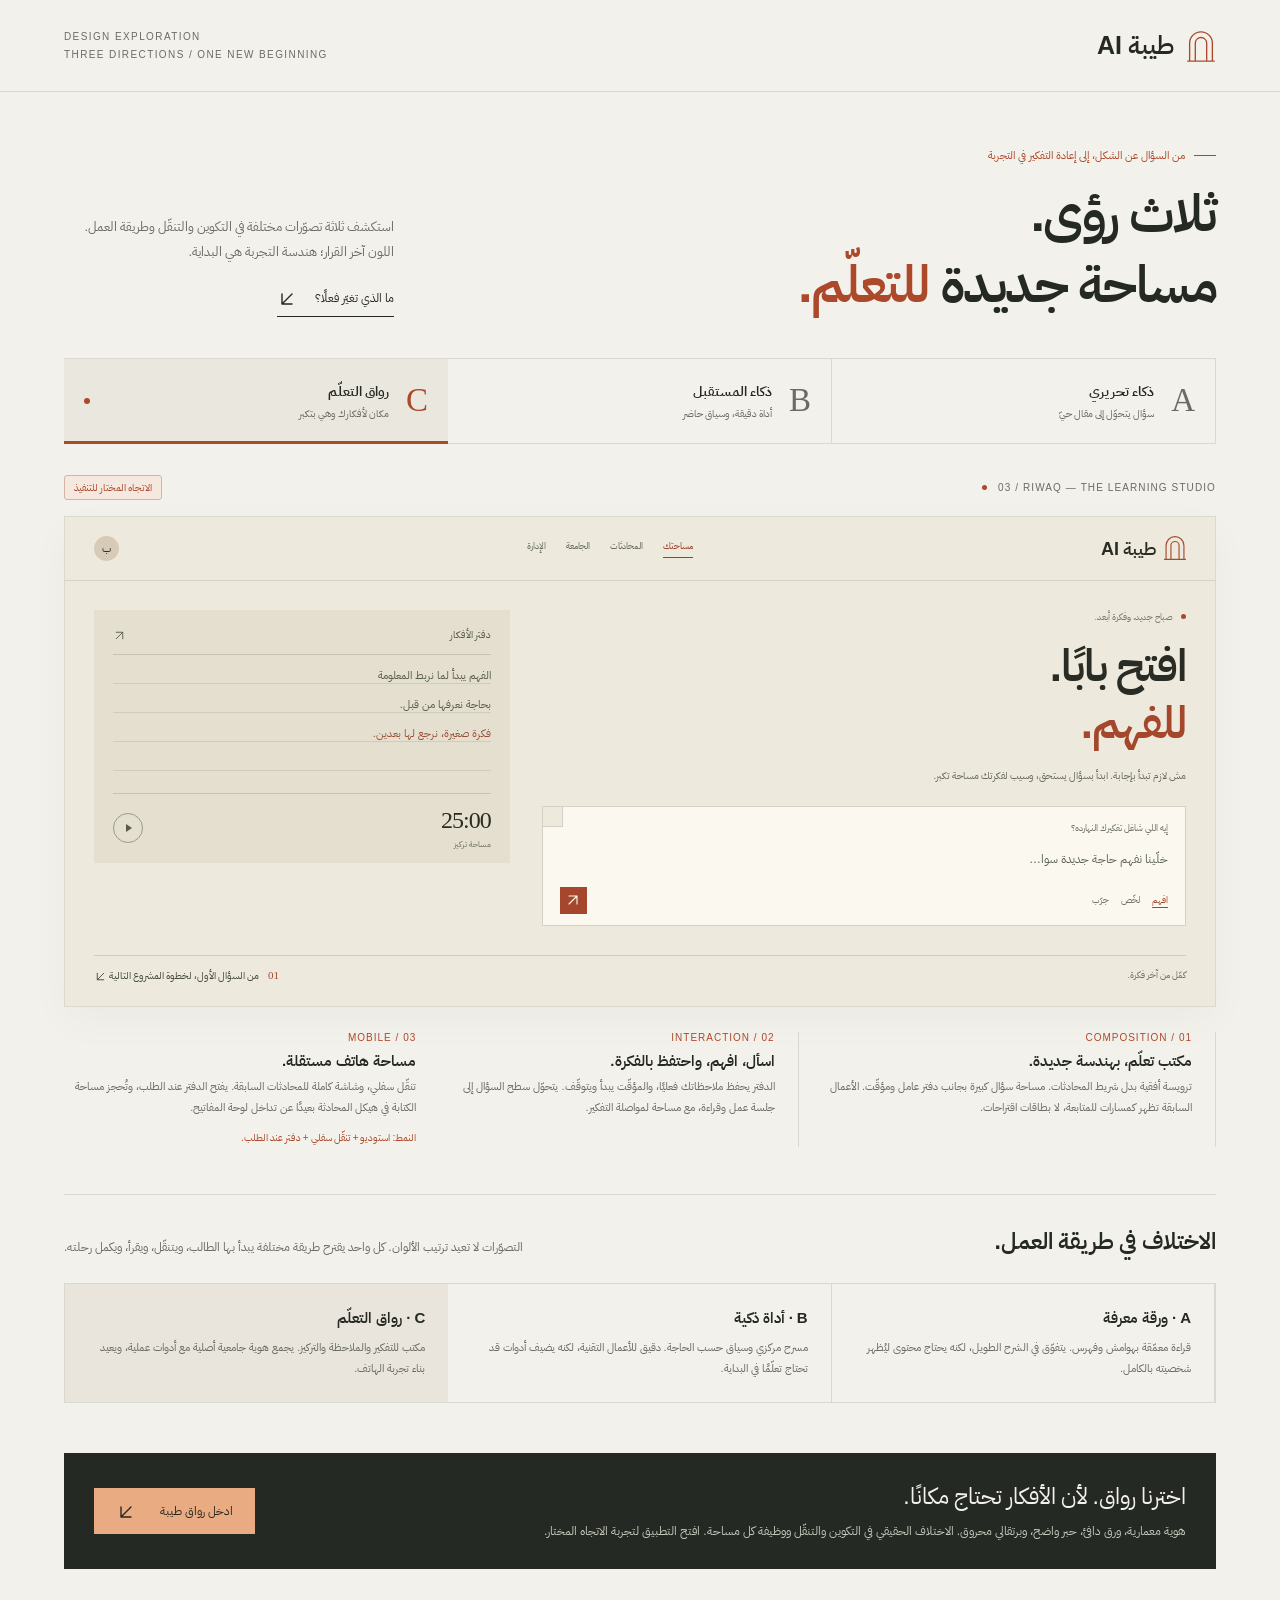
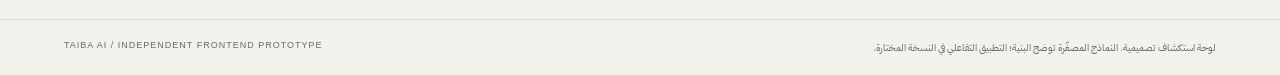
<file: taiba-ai-reimagined/concepts.html>
<!doctype html>
<html lang="ar" dir="rtl">
<head>
<meta charset="utf-8">
<meta name="viewport" content="width=device-width, initial-scale=1">
<meta name="theme-color" content="#f3f1eb">
<title>طيبة AI — ثلاث رؤى لمساحة جديدة</title>
<style>
@font-face{font-family:Plex;src:url('assets/arabic-400.woff2') format('woff2');font-weight:400;font-display:swap}
@font-face{font-family:Plex;src:url('assets/arabic-600.woff2') format('woff2');font-weight:600 800;font-display:swap}
:root{color-scheme:light;--paper:#f3f1eb;--ink:#252923;--muted:#686c63;--line:#d9d9cf;--orange:#ad492b;--white:#fdfcf8;--space:clamp(20px,5vw,76px)}
*{box-sizing:border-box}body{margin:0;background:var(--paper);color:var(--ink);font-family:Plex,Arial,sans-serif;-webkit-font-smoothing:antialiased}a{color:inherit;text-decoration:none}button{font:inherit;color:inherit;cursor:pointer}button,a{touch-action:manipulation}button:focus-visible,a:focus-visible{outline:2px solid var(--orange);outline-offset:5px}h1,h2,h3,p{margin:0}button{border:0}svg{fill:none;stroke:currentColor;stroke-linecap:round;stroke-linejoin:round;stroke-width:1.4}b,strong{font-weight:600}p{line-height:1.9}.gallery{max-width:1580px;margin:auto}.masthead{padding:27px var(--space);display:flex;align-items:center;justify-content:space-between;border-bottom:1px solid var(--line);gap:20px}.brand{display:flex;align-items:center;gap:12px;font-size:25px;font-weight:600}.brand svg{width:30px;height:36px;color:var(--orange)}.masthead-meta{font:10px Arial,sans-serif;letter-spacing:1.4px;color:var(--muted);text-align:left;line-height:1.8}.hero{padding:55px var(--space) 37px;display:flex;justify-content:space-between;align-items:flex-end;gap:45px}.eyebrow{display:flex;align-items:center;gap:9px;color:var(--orange);font-size:11px;margin-bottom:15px}.eyebrow::before{content:'';width:22px;height:1px;background:currentColor}.hero h1{font-size:clamp(34px,4.1vw,62px);font-weight:600;line-height:1.35;letter-spacing:-1.5px}.hero h1 span{color:var(--orange)}.hero-aside{max-width:330px;padding-bottom:4px}.hero-aside p{font-size:13px;color:var(--muted)}.hero-aside a{display:inline-flex;align-items:center;gap:18px;font-size:12px;border-bottom:1px solid var(--ink);padding:10px 0 7px;margin-top:12px}.small-arrow{font-size:19px;font-family:Arial,sans-serif}.concept-tabs{display:grid;grid-template-columns:repeat(3,1fr);margin:0 var(--space);border-top:1px solid var(--line);border-bottom:1px solid var(--line)}.concept-tab{padding:22px 20px;display:flex;align-items:center;gap:17px;text-align:start;background:none;position:relative;border-inline-start:1px solid var(--line)}.concept-tab:last-child{border-inline-start:0}.concept-tab::after{content:'';position:absolute;bottom:-1px;inset-inline:0;height:3px;background:transparent}.concept-tab[aria-selected=true]{background:#eae7df}.concept-tab[aria-selected=true]::after{background:var(--orange)}.tab-letter{font:400 33px Georgia,serif;color:var(--muted)}.concept-tab[aria-selected=true] .tab-letter{color:var(--orange)}.tab-copy{flex:1;min-width:0}.tab-copy strong{display:block;font-size:14px}.tab-copy small{display:block;font-size:10px;color:var(--muted);margin-top:4px}.chosen-dot{width:6px;height:6px;background:var(--orange);border-radius:50%;display:none}.concept-tab[aria-selected=true] .chosen-dot{display:block}.concept-panel{padding:31px var(--space) 47px;animation:reveal .2s ease}.concept-panel[hidden]{display:none}.panel-top{display:flex;justify-content:space-between;align-items:center;gap:16px;margin-bottom:16px}.panel-caption{display:flex;align-items:center;gap:11px;font:10px Arial,sans-serif;letter-spacing:1.1px;color:var(--muted)}.panel-caption::before{content:'';width:5px;height:5px;border-radius:50%;background:var(--orange)}.panel-status{font-size:10px;border:1px solid var(--line);border-radius:3px;padding:4px 9px;color:var(--muted)}.panel-status.chosen{border-color:#d8b3a4;color:var(--orange);background:#f5e8df}.preview{border:1px solid var(--line);box-shadow:0 14px 40px #24282008;overflow:hidden;min-height:460px}.preview-label{font:9px Arial,sans-serif;letter-spacing:1.2px}.preview .preview-link{display:inline-flex;align-items:center;gap:12px;font-size:10px}.mini-rule{height:1px;background:currentColor;opacity:.17}.structure-notes{display:grid;grid-template-columns:1.1fr 1fr 1fr;margin-top:25px;gap:30px}.structure-notes>div{border-inline-start:1px solid var(--line);padding-inline-start:23px}.structure-notes>div:last-child{border:0;padding-inline-start:0}.note-number{font:10px Arial,sans-serif;letter-spacing:1px;color:var(--orange);display:block;margin-bottom:7px}.structure-notes h3{font-size:15px;margin-bottom:5px}.structure-notes p{font-size:11px;color:var(--muted)}.structure-notes .mobile-pattern{font-size:10px;margin-top:9px;color:var(--orange)}.comparison{margin:0 var(--space) 50px;padding-top:29px;border-top:1px solid var(--line)}.comparison-heading{display:flex;justify-content:space-between;align-items:flex-end;gap:30px;margin-bottom:24px}.comparison h2{font-size:23px}.comparison-heading p{font-size:12px;color:var(--muted);max-width:510px}.comparison-grid{display:grid;grid-template-columns:repeat(3,1fr);border:1px solid var(--line)}.comparison-cell{padding:23px;border-inline-start:1px solid var(--line)}.comparison-cell:last-child{border:0}.comparison-cell h3{font-size:15px;margin-bottom:9px}.comparison-cell p{font-size:11px;color:var(--muted)}.comparison-cell.selected{background:#e9e5dc}.decision{margin:0 var(--space) 50px;padding:26px 30px;background:var(--ink);color:var(--paper);display:flex;justify-content:space-between;align-items:center;gap:25px}.decision h2{font-size:23px;font-weight:400;margin-bottom:6px}.decision p{font-size:12px;color:#c7c9be;max-width:700px}.decision a{display:inline-flex;align-items:center;justify-content:center;gap:24px;min-height:46px;flex-shrink:0;padding:11px 22px;background:#e9ab81;color:#28271f;font-size:12px}.footer{border-top:1px solid var(--line);padding:20px var(--space);display:flex;justify-content:space-between;gap:20px;font-size:10px;color:var(--muted)}.footer span:last-child{font:9px Arial,sans-serif;letter-spacing:1px}.sr-only{position:absolute;width:1px;height:1px;overflow:hidden;clip:rect(0,0,0,0)}.skip-link{position:fixed;top:-70px;right:15px;background:var(--ink);color:var(--paper);padding:10px 20px;z-index:20}.skip-link:focus{top:12px}
.inline-arrow{width:13px;height:13px;display:inline-block;vertical-align:middle;flex-shrink:0}.small-arrow .inline-arrow{width:20px;height:20px}.inquiry-send .inline-arrow{width:16px;height:16px}
/* A: a reading architecture, with a real editorial margin and folio. */
.preview-a{background:#fcfaf3;color:#262b29}.folio-masthead{display:flex;justify-content:space-between;gap:20px;border-bottom:2px solid #262b29;margin:0 31px;padding:19px 0 15px;align-items:baseline}.folio-wordmark{font-family:Georgia,serif;font-size:22px;font-weight:400;letter-spacing:-.6px}.folio-nav{display:flex;gap:22px;font-size:10px}.folio-issue{font:9px Arial,sans-serif;color:#6b7167}.folio-main{display:grid;grid-template-columns:56px 1fr 165px;gap:29px;padding:29px 31px 28px}.folio-index{font:10px Arial,sans-serif;line-height:3.5;color:#62695f;padding-top:19px}.folio-index span{display:block;border-bottom:1px solid #d5d9cc}.folio-index .current{color:#a7472d;font-weight:bold}.folio-article .kicker{font-size:9px;color:#7b4936;margin-bottom:10px}.folio-article h2{font-size:31px;line-height:1.5;font-weight:600;letter-spacing:-.5px;margin-bottom:10px;max-width:520px}.folio-deck{font-size:11px;line-height:1.9;color:#646b60;max-width:490px}.folio-article .mini-rule{margin:17px 0}.article-columns{display:grid;grid-template-columns:1fr 1fr;gap:23px}.article-columns h3{font-size:13px;margin-bottom:6px}.article-columns p{font-size:10px;color:#596155}.folio-quote{border-inline-start:2px solid #aa5b3c;padding-inline-start:15px;align-self:center;font-size:18px;line-height:1.8;margin:0}.folio-margin{border-inline-start:1px solid #d8dacc;padding-inline-start:20px;padding-top:20px}.folio-margin h3{font-size:10px;font-weight:400;margin-bottom:22px;color:#6f746a}.margin-entry{padding:12px 0;border-bottom:1px solid #d8dacc}.margin-entry b{font-size:11px;display:block}.margin-entry small{font-size:9px;line-height:1.9;display:block;color:#6a7366;margin-top:5px}.folio-followup{border-top:1px solid #d8dacc;margin-top:20px;padding-top:12px;display:flex;justify-content:space-between;font-size:10px;color:#6a7366}.folio-followup span:last-child{color:#a7472d}
/* B: an instrument stage, context inspector, and edge utility rail. */
.preview-b{background:#151d23;color:#e0e7df;display:grid;grid-template-columns:60px 1fr;min-height:460px}.instrument-rail{border-inline-end:1px solid #334047;display:flex;align-items:center;gap:26px;padding:21px 9px;flex-direction:column}.instrument-mark{width:28px;height:28px;border:1px solid #b8d3be;transform:rotate(45deg);position:relative;margin-bottom:18px}.instrument-mark::after{content:'';position:absolute;inset:7px;border:1px solid #b8d3be}.instrument-rail span{width:21px;height:21px;border:1px solid #6e8a85;border-radius:5px;opacity:.7}.instrument-rail span.active{background:#c6d7c9;border-color:#c6d7c9;box-shadow:inset 0 0 0 5px #25362f;opacity:1}.instrument-shell{min-width:0;display:flex;flex-direction:column}.instrument-top{display:flex;justify-content:space-between;align-items:center;padding:18px 25px;border-bottom:1px solid #334047;font-size:10px;color:#a9bbb2}.instrument-state{display:flex;align-items:center;gap:6px;font-size:9px}.instrument-state::before{content:'';width:5px;height:5px;background:#c6d7c9;border-radius:50%}.instrument-body{display:grid;grid-template-columns:1fr 205px;flex:1;min-height:0}.instrument-stage{padding:27px;min-width:0}.instrument-stage .preview-label{color:#91aea1}.instrument-stage h2{font-size:27px;font-weight:400;line-height:1.6;max-width:500px;margin:18px 0 12px;letter-spacing:-.4px}.instrument-stage>p{font-size:11px;line-height:2;color:#a6b8ae;max-width:470px}.instrument-code{padding:15px 17px;background:#1c282c;border-inline-start:2px solid #9fbdab;margin-top:22px;color:#bdd4c6;direction:ltr;text-align:left;font:10px/1.9 monospace;white-space:pre-wrap}.instrument-context{border-inline-start:1px solid #334047;background:#1b262d;padding:22px 19px}.context-caption{display:flex;justify-content:space-between;font-size:9px;color:#9db3a6}.context-number{font:400 44px Arial,sans-serif;color:#d8e3d8;margin:19px 0 5px;letter-spacing:-2px}.instrument-context p{font-size:10px;color:#a6b8ae}.context-steps{display:grid;gap:14px;margin-top:25px;font-size:9px;color:#a6b8ae}.context-steps span{display:flex;align-items:center;gap:9px}.context-steps i{width:6px;height:6px;border:1px solid #9db5a6;display:inline-block;border-radius:50%}.context-steps span:first-child i{background:#a7c6ad}.instrument-command{margin:15px 24px 20px;display:flex;justify-content:space-between;align-items:center;border:1px solid #4b6258;border-radius:8px;background:#22312f;padding:12px 14px;color:#bdcfc2;font-size:10px;gap:16px}.instrument-command b{font-size:9px;border:1px solid #668170;border-radius:4px;padding:2px 5px;font-family:Arial,sans-serif;font-weight:400;color:#bcd2c4;white-space:nowrap}
/* C: an asymmetric working desk, inquiry sheet, notebook and focus session. */
.preview-c{background:#eee9dd;color:#292c24;min-height:460px}.studio-masthead{display:flex;align-items:center;justify-content:space-between;padding:18px 29px;border-bottom:1px solid #d5d1c4;gap:20px}.studio-mini-brand{display:flex;align-items:center;gap:8px;font-size:18px;font-weight:600}.studio-mini-brand svg{height:26px;width:22px;color:#a44b2e}.studio-nav{display:flex;gap:20px;font-size:9px;color:#666b5e}.studio-nav .active{color:#9c4427;border-bottom:1px solid #9c4427;padding-bottom:4px}.studio-account{width:25px;height:25px;background:#d7cbb8;border-radius:50%;display:flex;align-items:center;justify-content:center;font-size:11px}.studio-desk{display:grid;grid-template-columns:1.55fr 1fr;gap:32px;padding:29px}.studio-main .session-label{display:flex;align-items:center;gap:8px;color:#76796c;font-size:9px;margin-bottom:14px}.studio-main .session-label::before{content:'';width:5px;height:5px;background:#a44b2e;border-radius:50%}.studio-main h2{font-size:44px;line-height:1.3;letter-spacing:-1px;max-width:430px;font-weight:600}.studio-main h2 span{color:#a4472c}.studio-main .studio-description{font-size:10px;color:#666b5e;margin-top:14px;max-width:365px}.inquiry-sheet{margin-top:21px;background:#faf8ef;border:1px solid #d5d1c4;padding:14px 17px 11px;position:relative}.inquiry-sheet::after{content:'';position:absolute;top:0;inset-inline-end:0;width:19px;height:19px;border-inline-start:1px solid #d5d1c4;border-bottom:1px solid #d5d1c4;background:#eee9dd}.inquiry-label{font-size:9px;color:#707566;margin-bottom:13px}.inquiry-question{font-size:12px;padding-inline-end:10px;color:#5f6457}.inquiry-actions{display:flex;align-items:center;justify-content:space-between;margin-top:16px;gap:12px}.learning-intents{display:flex;gap:12px;font-size:9px;color:#707566}.learning-intents b{font-weight:400;color:#a4472c;border-bottom:1px solid #a4472c}.inquiry-send{width:27px;height:27px;background:#a4472c;color:#fff7e9;font:16px Arial,sans-serif;display:flex;align-items:center;justify-content:center}.studio-notebook{background:#e5dfcf;padding:17px 19px 0;position:relative;align-self:start;min-width:0}.notebook-heading{display:flex;align-items:center;justify-content:space-between;font-size:10px;color:#545b4c;border-bottom:1px solid #c6c2b4;padding-bottom:12px}.notebook-lines{padding:6px 0 0;background:repeating-linear-gradient(to bottom,transparent,transparent 28px,#d0ccbd 28px,#d0ccbd 29px);font-size:11px;line-height:29px;min-height:130px;color:#565c4e}.notebook-lines p{line-height:29px}.notebook-lines .small-ink{color:#975138}.notebook-foot{border-top:1px solid #c6c2b4;margin-top:8px;padding:13px 0;display:flex;align-items:center;justify-content:space-between;gap:15px}.focus-time{font:24px Georgia,serif;letter-spacing:-1px;direction:ltr}.focus-caption{font-size:8px;color:#666b5e;margin-top:4px}.focus-button{width:30px;height:30px;border:1px solid #989d88;border-radius:50%;display:flex;align-items:center;justify-content:center}.focus-button::after{content:'';border-block:4px solid transparent;border-left:6px solid #555e49;margin-left:2px}.studio-continue{margin:0 29px 23px;border-top:1px solid #cfcbbc;padding-top:12px;display:flex;align-items:center;justify-content:space-between;gap:17px;font-size:9px;color:#707566}.studio-continue b{font-size:10px;font-weight:400;color:#41483a}.studio-continue .session-count{font:11px Georgia,serif;color:#a4472c;margin-inline-end:9px}
@keyframes reveal{from{opacity:0;transform:translateY(5px)}to{opacity:1;transform:translateY(0)}}
@media(min-width:1500px){.preview{min-height:500px}.studio-main h2{font-size:51px}.studio-desk{padding-block:37px}.folio-main{padding-block:37px}.instrument-stage{padding-block:37px}}
@media(max-width:1000px){.hero{gap:30px}.hero-aside{max-width:270px}.folio-main{grid-template-columns:38px 1fr 140px;gap:20px}.folio-article h2{font-size:27px}.instrument-body{grid-template-columns:1fr 165px}.instrument-stage{padding:23px}.instrument-stage h2{font-size:23px}.studio-desk{gap:20px}.studio-main h2{font-size:36px}.studio-notebook{padding-inline:15px}.structure-notes{gap:20px}.structure-notes>div{padding-inline-start:18px}}
@media(max-width:760px){.hero{align-items:flex-start;flex-direction:column;padding-top:33px;gap:20px}.hero h1{font-size:41px;letter-spacing:-.7px}.hero-aside{max-width:460px}.hero-aside p{font-size:12px}.hero-aside a{font-size:11px;margin-top:5px}.masthead{padding-block:20px}.brand{font-size:22px}.masthead-meta{font-size:8px;letter-spacing:.8px}.concept-tab{padding:16px 13px;gap:10px;align-items:flex-start}.tab-letter{font-size:27px}.tab-copy strong{font-size:12px}.tab-copy small{font-size:9px;line-height:1.7}.chosen-dot{position:absolute;top:11px;left:11px;width:4px;height:4px}.concept-panel{padding-top:23px}.structure-notes{grid-template-columns:1fr;gap:20px}.structure-notes>div{padding:0 0 18px;border:0;border-bottom:1px solid var(--line)}.structure-notes>div:last-child{padding-bottom:0}.structure-notes h3{font-size:14px}.structure-notes p{font-size:12px}.structure-notes .mobile-pattern{font-size:11px}.comparison-heading{display:block}.comparison-heading p{margin-top:10px}.comparison-grid{grid-template-columns:1fr}.comparison-cell{border:0;border-bottom:1px solid var(--line)}.comparison-cell:last-child{border:0}.comparison-cell p{font-size:12px}.decision{flex-direction:column;align-items:flex-start;padding:24px}.decision a{width:100%}.decision h2{font-size:22px}.footer{flex-direction:column;gap:9px}.preview{min-height:0}.folio-masthead{margin-inline:20px;gap:12px}.folio-wordmark{font-size:20px}.folio-issue{display:none}.folio-nav{font-size:9px;gap:15px}.folio-main{grid-template-columns:25px 1fr;padding:22px 20px;gap:16px}.folio-index{font-size:9px}.folio-margin{display:none}.folio-article h2{font-size:25px}.article-columns{gap:17px}.article-columns p{font-size:10px}.folio-quote{font-size:15px}.folio-followup{font-size:9px}.preview-b{grid-template-columns:42px 1fr}.instrument-rail{padding-inline:4px;gap:23px}.instrument-mark{width:21px;height:21px}.instrument-mark::after{inset:5px}.instrument-rail span{width:17px;height:17px}.instrument-top{padding:15px 17px;font-size:8px}.instrument-state{font-size:8px}.instrument-body{grid-template-columns:1fr}.instrument-context{border-inline-start:0;border-top:1px solid #334047;padding:13px 18px;display:grid;grid-template-columns:1fr 1fr;align-items:center;gap:9px}.context-caption{grid-column:1/-1}.context-number{font-size:26px;margin:0;grid-column:1}.instrument-context>p{font-size:9px;grid-column:2;grid-row:2}.context-steps{display:none}.instrument-stage{padding:22px 18px}.instrument-stage h2{font-size:25px}.instrument-stage>p{font-size:10px}.instrument-code{font-size:9px;padding:12px}.instrument-command{margin:12px 15px 15px;font-size:9px;padding:11px}.instrument-command b{font-size:8px}.studio-masthead{padding:15px 18px;gap:14px}.studio-mini-brand{font-size:17px}.studio-nav{font-size:8px;gap:13px}.studio-account{display:none}.studio-desk{grid-template-columns:1fr;padding:22px 20px;gap:20px}.studio-main h2{font-size:41px;max-width:300px}.studio-main .studio-description{font-size:10px;max-width:330px}.studio-notebook{min-height:0;display:grid;grid-template-columns:1fr 110px;padding:13px 15px;gap:0 18px}.notebook-heading{grid-column:1;font-size:9px;padding-bottom:9px}.notebook-lines{grid-column:1;min-height:87px;font-size:10px;line-height:27px;background:repeating-linear-gradient(to bottom,transparent,transparent 26px,#d0ccbd 26px,#d0ccbd 27px)}.notebook-lines p{line-height:27px}.notebook-lines p:last-child{display:none}.notebook-foot{grid-column:2;grid-row:1/3;border-top:0;border-inline-start:1px solid #c6c2b4;padding-inline-start:17px;margin-top:0;flex-direction:column;align-items:center;justify-content:center;gap:10px}.focus-time{font-size:25px}.focus-caption{font-size:8px;text-align:center}.focus-button{width:25px;height:25px}.studio-continue{margin-inline:20px;align-items:flex-start;flex-direction:column;gap:8px}.preview-label{font-size:8px}.panel-caption{font-size:8px;letter-spacing:.7px}.panel-status{font-size:9px}}
@media(max-width:390px){.hero h1{font-size:34px}.masthead-meta{font-size:7px}.concept-tab{padding:15px 9px;gap:7px}.tab-letter{font-size:24px}.tab-copy strong{font-size:11px}.tab-copy small{font-size:8px}.studio-nav{gap:9px;font-size:7px}.studio-mini-brand{font-size:15px}.studio-mini-brand svg{width:19px}.studio-main h2{font-size:35px}.studio-notebook{grid-template-columns:1fr 92px;gap:0 12px}.notebook-foot{padding-inline-start:12px}.folio-nav{font-size:8px;gap:10px}.folio-main{padding-inline:15px;gap:11px}.folio-article h2{font-size:22px}.article-columns{grid-template-columns:1fr}.folio-quote{display:none}.instrument-top{gap:10px}.instrument-state{white-space:nowrap}.instrument-stage h2{font-size:23px}}
@media(prefers-reduced-motion:reduce){*,*::before,*::after{animation:none!important;transition:none!important}}
</style>
</head>
<body>
<a class="skip-link" href="#exploration">انتقل إلى التصوّرات</a>
<div class="gallery">
  <header class="masthead">
    <a class="brand" href="index.html" aria-label="فتح تطبيق طيبة AI"><svg viewBox="0 0 30 38" aria-hidden="true"><path d="M3 35V16a12 12 0 0 1 24 0v19M9 35V16a6 6 0 0 1 12 0v19M1 35h28"/></svg><span>طيبة <b dir="ltr">AI</b></span></a>
    <div class="masthead-meta" dir="ltr">DESIGN EXPLORATION<br>THREE DIRECTIONS / ONE NEW BEGINNING</div>
  </header>
  <section class="hero" aria-labelledby="gallery-title">
    <div><div class="eyebrow">من السؤال عن الشكل، إلى إعادة التفكير في التجربة</div><h1 id="gallery-title">ثلاث رؤى.<br>مساحة جديدة <span>للتعلّم.</span></h1></div>
    <div class="hero-aside"><p>استكشف ثلاثة تصوّرات مختلفة في التكوين والتنقّل وطريقة العمل. اللون آخر القرار؛ هندسة التجربة هي البداية.</p><a href="#comparison">ما الذي تغيّر فعلًا؟ <span class="small-arrow" aria-hidden="true"><svg class="inline-arrow" viewBox="0 0 20 20" aria-hidden="true"><path d="M15 5 5 15M5 5v10h10"/></svg></span></a></div>
  </section>
  <main id="exploration">
    <div class="concept-tabs" role="tablist" aria-label="استكشاف تصوّرات طيبة">
      <button class="concept-tab" role="tab" id="tab-a" aria-selected="false" aria-controls="concept-a" tabindex="-1"><span class="tab-letter" aria-hidden="true">A</span><span class="tab-copy"><strong>ذكاء تحريري</strong><small>سؤال يتحوّل إلى مقال حيّ</small></span><span class="chosen-dot"></span></button>
      <button class="concept-tab" role="tab" id="tab-b" aria-selected="false" aria-controls="concept-b" tabindex="-1"><span class="tab-letter" aria-hidden="true">B</span><span class="tab-copy"><strong>ذكاء المستقبل</strong><small>أداة دقيقة، وسياق حاضر</small></span><span class="chosen-dot"></span></button>
      <button class="concept-tab" role="tab" id="tab-c" aria-selected="true" aria-controls="concept-c" tabindex="0"><span class="tab-letter" aria-hidden="true">C</span><span class="tab-copy"><strong>رواق التعلّم</strong><small>مكان لأفكارك وهي بتكبر</small></span><span class="chosen-dot"></span></button>
    </div>

    <section class="concept-panel" id="concept-a" role="tabpanel" aria-labelledby="tab-a" hidden>
      <div class="panel-top"><div class="panel-caption" dir="ltr">01 / EDITORIAL INTELLIGENCE</div><span class="panel-status">تصوّر استكشافي</span></div>
      <div class="preview preview-a" aria-label="تصوّر تحريري: ترويسة أفقية، فهرس هامشي، ومتن قراءة مع ملاحظات">
        <div class="folio-masthead"><span class="folio-wordmark" dir="ltr">Taiba, a folio.</span><div class="folio-nav"><span>اقرأ</span><span>الأرشيف</span><span>الجامعة</span></div><span class="folio-issue" dir="ltr">VOLUME 01 / OCTOBER 2026</span></div>
        <div class="folio-main">
          <div class="folio-index" dir="ltr"><span class="current">01</span><span>02</span><span>03</span></div>
          <div class="folio-article"><div class="kicker">من دفترك · فهم المفاهيم</div><h2>ماذا لو فهمنا البرمجة،<br>كطريقة لتنظيم الأفكار؟</h2><p class="folio-deck">تتحوّل المحادثة إلى ورقة معرفة يمكن قراءتها، والعودة إلى أقسامها، والاحتفاظ بالأجزاء المهمة منها.</p><div class="mini-rule"></div><div class="article-columns"><div><h3>الفكرة، قبل التفاصيل.</h3><p>كل مفهوم يبدأ بصورة واضحة. نقرأ المثال، نفكّك العلاقة بين أجزائه، ثم نعيد شرحه بلغتنا.</p><div class="folio-followup"><span>تابع بسؤال جديد…</span><span aria-hidden="true"><svg class="inline-arrow" viewBox="0 0 20 20" aria-hidden="true"><path d="M5 15 15 5M5 5h10v10"/></svg></span></div></div><blockquote class="folio-quote">«المعرفة مش إجابة واحدة.<br>هي طريقة جديدة للسؤال.»</blockquote></div></div>
          <aside class="folio-margin"><h3>على الهامش</h3><div class="margin-entry"><b>فكرة تستحق الحفظ</b><small>اختار فقرة وأضفها لقائمة قراءتك.</small></div><div class="margin-entry"><b>السؤال التالي</b><small>إزاي نطبّق الفكرة على مثال من الحياة؟</small></div></aside>
        </div>
      </div>
      <div class="structure-notes"><div><span class="note-number">01 / COMPOSITION</span><h3>مساحة قراءة، لا قائمة دردشة.</h3><p>ترويسة تشبه المجلة، وفهرس للموضوع الحالي في الهامش، ومتن واحد بإيقاع تحريري. المحادثات السابقة في أرشيف مستقل.</p></div><div><span class="note-number">02 / INTERACTION</span><h3>كل إجابة تصبح ورقة معرفة.</h3><p>الأسئلة اللاحقة توسّع الورقة. الحفظ مرتبط بفقرة أو قسم، والملاحظات تعيش بجانب القراءة بدل مزاحمتها.</p></div><div><span class="note-number">03 / MOBILE</span><h3>عمود قراءة كامل.</h3><p>يتحوّل الفهرس لقائمة أقسام، والهامش لنافذة سياقية. التنقّل السفلي يوصل للقراءة والأرشيف والجامعة والحساب.</p><p class="mobile-pattern">النمط: مقال + فهرس قابل للفتح + متابعة في موضعها.</p></div></div>
    </section>

    <section class="concept-panel" id="concept-b" role="tabpanel" aria-labelledby="tab-b" hidden>
      <div class="panel-top"><div class="panel-caption" dir="ltr">02 / FUTURE INTELLIGENCE</div><span class="panel-status">تصوّر استكشافي</span></div>
      <div class="preview preview-b" aria-label="تصوّر أداة سياقية: مسرح عمل مركزي، شريط أدوات نحيف، ولوحة فحص للمحتوى">
        <div class="instrument-rail" aria-hidden="true"><div class="instrument-mark"></div><span class="active"></span><span></span><span></span><span></span></div>
        <div class="instrument-shell"><div class="instrument-top"><span>جلسة ٠١ / استكشاف مفهوم</span><span class="instrument-state">السياق جاهز</span></div><div class="instrument-body"><div class="instrument-stage"><div class="preview-label" dir="ltr">FOCUS STAGE / UNDERSTAND</div><h2>من المعلومة،<br>إلى نموذج واضح في ذهنك.</h2><p>واجهة تعمل كأداة دقيقة: اختار جزءًا من الإجابة فتظهر أدواته بجانبه. السياق حاضر عند الحاجة، وباقي المساحة للفكرة الحالية.</p><div class="instrument-code">concept → example → practice

understanding = connect(idea, context)
next_step = apply(understanding)</div></div><aside class="instrument-context"><div class="context-caption"><span>فحص السياق</span><span aria-hidden="true"><svg class="inline-arrow" viewBox="0 0 20 20" aria-hidden="true"><path d="M5 15 15 5M5 5h10v10"/></svg></span></div><div class="context-number" dir="ltr">03</div><p>خطوات من السؤال للتطبيق.</p><div class="context-steps"><span><i></i>المفهوم الأساسي</span><span><i></i>المثال العملي</span><span><i></i>تجربة بنفسك</span></div></aside></div><div class="instrument-command"><span>اسأل، أو اختر أمرًا للعمل على الفكرة…</span><b dir="ltr">Ctrl K</b></div></div>
      </div>
      <div class="structure-notes"><div><span class="note-number">01 / COMPOSITION</span><h3>مسرح عمل، وأدوات سياقية.</h3><p>شريط وظائف نحيف ومسرح مركزي. لوحة الفحص تتبدّل حسب المحتوى المحدّد. التاريخ وجهة زمنية منفصلة، وليس شريطًا ثابتًا.</p></div><div><span class="note-number">02 / INTERACTION</span><h3>اسأل، افحص، وقارن.</h3><p>درج الأوامر يوسّع المساحة عند الحاجة. العمق يوضّح ترتيب الطبقات، والحركة تربط الأداة بالمحتوى الذي استدعاها.</p></div><div><span class="note-number">03 / MOBILE</span><h3>مهمّة واحدة في كل لحظة.</h3><p>المسرح يملأ الشاشة؛ السياق يفتح كمساحة ثانوية يمكن إغلاقها. لا نحشر نافذتين صغيرتين داخل الهاتف.</p><p class="mobile-pattern">النمط: وضع تركيز + درج أوامر + سياق عند الطلب.</p></div></div>
    </section>

    <section class="concept-panel" id="concept-c" role="tabpanel" aria-labelledby="tab-c">
      <div class="panel-top"><div class="panel-caption" dir="ltr">03 / RIWAQ — THE LEARNING STUDIO</div><span class="panel-status chosen">الاتجاه المختار للتنفيذ</span></div>
      <div class="preview preview-c" aria-label="رواق: ترويسة أفقية، مكتب أسئلة غير متماثل، دفتر فعلي ومؤقّت تركيز">
        <div class="studio-masthead"><div class="studio-mini-brand"><svg viewBox="0 0 26 32" aria-hidden="true"><path d="M2 30V13a11 11 0 0 1 22 0v17M8 30V13a5 5 0 0 1 10 0v17M0 30h26"/></svg><span>طيبة <b dir="ltr">AI</b></span></div><div class="studio-nav"><span class="active">مساحتك</span><span>المحادثات</span><span>الجامعة</span><span>الإدارة</span></div><span class="studio-account">ب</span></div>
        <div class="studio-desk"><div class="studio-main"><div class="session-label">صباح جديد، وفكرة أبعد.</div><h2>افتح بابًا.<br><span>للفهم.</span></h2><p class="studio-description">مش لازم تبدأ بإجابة. ابدأ بسؤال يستحق، وسيب لفكرتك مساحة تكبر.</p><div class="inquiry-sheet"><div class="inquiry-label">إيه اللي شاغل تفكيرك النهارده؟</div><p class="inquiry-question">خلّينا نفهم حاجة جديدة سوا…</p><div class="inquiry-actions"><div class="learning-intents"><b>افهم</b><span>لخّص</span><span>جرّب</span></div><span class="inquiry-send" aria-hidden="true"><svg class="inline-arrow" viewBox="0 0 20 20" aria-hidden="true"><path d="M5 15 15 5M5 5h10v10"/></svg></span></div></div></div><aside class="studio-notebook"><div class="notebook-heading"><span>دفتر الأفكار</span><span aria-hidden="true"><svg class="inline-arrow" viewBox="0 0 20 20" aria-hidden="true"><path d="M5 15 15 5M5 5h10v10"/></svg></span></div><div class="notebook-lines"><p>الفهم يبدأ لما نربط المعلومة</p><p>بحاجة نعرفها من قبل.</p><p class="small-ink">فكرة صغيرة، نرجع لها بعدين.</p></div><div class="notebook-foot"><div><div class="focus-time">25:00</div><div class="focus-caption">مساحة تركيز</div></div><span class="focus-button" aria-hidden="true"></span></div></aside></div><div class="studio-continue"><span>كمّل من آخر فكرة.</span><b><span class="session-count">01</span>من السؤال الأول، لخطوة المشروع التالية <span aria-hidden="true"><svg class="inline-arrow" viewBox="0 0 20 20" aria-hidden="true"><path d="M15 5 5 15M5 5v10h10"/></svg></span></b></div>
      </div>
      <div class="structure-notes"><div><span class="note-number">01 / COMPOSITION</span><h3>مكتب تعلّم، بهندسة جديدة.</h3><p>ترويسة أفقية بدل شريط المحادثات. مساحة سؤال كبيرة بجانب دفتر عامل ومؤقّت. الأعمال السابقة تظهر كمسارات للمتابعة، لا بطاقات اقتراحات.</p></div><div><span class="note-number">02 / INTERACTION</span><h3>اسأل، افهم، واحتفظ بالفكرة.</h3><p>الدفتر يحفظ ملاحظاتك فعليًا، والمؤقّت يبدأ ويتوقّف. يتحوّل سطح السؤال إلى جلسة عمل وقراءة، مع مساحة لمواصلة التفكير.</p></div><div><span class="note-number">03 / MOBILE</span><h3>مساحة هاتف مستقلة.</h3><p>تنقّل سفلي، وشاشة كاملة للمحادثات السابقة. يفتح الدفتر عند الطلب، وتُحجز مساحة الكتابة في هيكل المحادثة بعيدًا عن تداخل لوحة المفاتيح.</p><p class="mobile-pattern">النمط: استوديو + تنقّل سفلي + دفتر عند الطلب.</p></div></div>
    </section>
  </main>
  <section class="comparison" id="comparison" aria-labelledby="comparison-title">
    <div class="comparison-heading"><h2 id="comparison-title">الاختلاف في طريقة العمل.</h2><p>التصوّرات لا تعيد ترتيب الألوان. كل واحد يقترح طريقة مختلفة يبدأ بها الطالب، ويتنقّل، ويقرأ، ويكمل رحلته.</p></div>
    <div class="comparison-grid"><div class="comparison-cell"><h3>A · ورقة معرفة</h3><p>قراءة معمّقة بهوامش وفهرس. يتفوّق في الشرح الطويل، لكنه يحتاج محتوى ليُظهر شخصيته بالكامل.</p></div><div class="comparison-cell"><h3>B · أداة ذكية</h3><p>مسرح مركزي وسياق حسب الحاجة. دقيق للأعمال التقنية، لكنه يضيف أدوات قد تحتاج تعلّمًا في البداية.</p></div><div class="comparison-cell selected"><h3>C · رواق التعلّم</h3><p>مكتب للتفكير والملاحظة والتركيز. يجمع هوية جامعية أصلية مع أدوات عملية، ويعيد بناء تجربة الهاتف.</p></div></div>
  </section>
  <section class="decision" aria-labelledby="decision-title"><div><h2 id="decision-title">اخترنا رواق. لأن الأفكار تحتاج مكانًا.</h2><p>هوية معمارية، ورق دافئ، حبر واضح، وبرتقالي محروق. الاختلاف الحقيقي في التكوين والتنقّل ووظيفة كل مساحة. افتح التطبيق لتجربة الاتجاه المختار.</p></div><a href="index.html">ادخل رواق طيبة <span class="small-arrow" aria-hidden="true"><svg class="inline-arrow" viewBox="0 0 20 20" aria-hidden="true"><path d="M15 5 5 15M5 5v10h10"/></svg></span></a></section>
  <footer class="footer"><span>لوحة استكشاف تصميمية. النماذج المصغّرة توضح البنية؛ التطبيق التفاعلي في النسخة المختارة.</span><span dir="ltr">TAIBA AI / INDEPENDENT FRONTEND PROTOTYPE</span></footer>
</div>
<script>
'use strict';
(() => {
  const tabs=[...document.querySelectorAll('[role="tab"]')];
  function choose(tab,focus=false){
    tabs.forEach(item=>{
      const selected=item===tab;
      item.setAttribute('aria-selected',String(selected));
      item.tabIndex=selected?0:-1;
      document.getElementById(item.getAttribute('aria-controls')).hidden=!selected;
    });
    if(focus)tab.focus({preventScroll:true});
    history.replaceState(null,'','#'+tab.getAttribute('aria-controls'));
  }
  tabs.forEach((tab,index)=>{
    tab.addEventListener('click',()=>choose(tab));
    tab.addEventListener('keydown',event=>{
      let next;
      if(event.key==='ArrowLeft')next=(index+1)%tabs.length;
      if(event.key==='ArrowRight')next=(index-1+tabs.length)%tabs.length;
      if(event.key==='Home')next=0;
      if(event.key==='End')next=tabs.length-1;
      if(next!==undefined){event.preventDefault();choose(tabs[next],true);}
    });
  });
  const initial=tabs.find(tab=>'#'+tab.getAttribute('aria-controls')===location.hash);
  if(initial)choose(initial);
})();
</script>
</body>
</html>
</file>
<file: taiba-ai-design/style.css>
/* Taiba AI · foundations --------------------------------------------------- */
@font-face{font-family:Plex;src:url('assets/arabic-400.woff2') format('woff2');font-weight:400;font-display:swap}
@font-face{font-family:Plex;src:url('assets/arabic-500.woff2') format('woff2');font-weight:500;font-display:swap}
@font-face{font-family:Plex;src:url('assets/arabic-600.woff2') format('woff2');font-weight:600 800;font-display:swap}
@font-face{font-family:Inter;src:url('assets/inter-400.woff2') format('woff2');font-weight:400 800;font-display:swap}
:root{color-scheme:light;--bg:#f9f9f7;--sidebar:#f0f0ed;--surface:#fff;--surface-soft:#f4f4f1;--text:#292c2b;--muted:#6c706d;--subtle:#818580;--line:#e3e4df;--accent:#7460af;--accent-strong:#67519f;--accent-soft:#eeebf5;--accent-text:#665095;--success:#357a5a;--success-soft:#eaf2eb;--danger:#b34242;--danger-soft:#fceeee;--shadow:0 8px 30px #29232e07;--radius:16px;--sidebar-width:274px;--font:Plex,Inter,system-ui,sans-serif;--fast:160ms;--ease:cubic-bezier(.2,.7,.3,1);--app-height:100dvh}
:root{--muted:#5f645f;--subtle:#666b65}
[data-theme=dark]{color-scheme:dark;--bg:#191b1e;--sidebar:#141619;--surface:#222529;--surface-soft:#25282c;--text:#eeefeb;--muted:#a6aaa8;--subtle:#929895;--line:#34383b;--accent:#b5a2e5;--accent-strong:#a18acc;--accent-soft:#302b3d;--accent-text:#c7b6ee;--success:#8dcaac;--success-soft:#23362c;--danger:#f0a2a2;--danger-soft:#3e292c;--shadow:0 8px 30px #00000012}
*,*::before,*::after{box-sizing:border-box}html,body{margin:0;width:100%;height:100%;overscroll-behavior:none}body{font-family:var(--font);font-size:14px;background:var(--bg);color:var(--text);-webkit-font-smoothing:antialiased}button,input,textarea,select{font:inherit}button,a,input,textarea,select{-webkit-tap-highlight-color:transparent}button,a{touch-action:manipulation}button{cursor:pointer;color:inherit}button{border:0;background:none}a{color:inherit;text-decoration:none}button:disabled{cursor:default}input,textarea,select{color:var(--text);background:var(--surface);border:1px solid var(--line);border-radius:10px}button,a,input,textarea,select{outline-offset:4px}button:focus-visible,a:focus-visible,input:focus-visible,textarea:focus-visible,select:focus-visible{outline:2px solid var(--accent)}button,a{transition:background var(--fast),color var(--fast),border-color var(--fast),box-shadow var(--fast)}svg.icon{width:20px;height:20px;flex-shrink:0;vertical-align:middle;fill:none;stroke:currentColor;stroke-width:1.6;stroke-linecap:round;stroke-linejoin:round}h1,h2,h3,h4,p{margin:0}h1,h2,h3,h4{font-weight:600}p{line-height:1.9}small{font-size:12px}button:hover{color:var(--accent-text)}::selection{background:var(--accent-soft);color:var(--accent-text)}.sr-only{position:absolute;width:1px;height:1px;margin:-1px;padding:0;overflow:hidden;clip:rect(0,0,0,0);white-space:nowrap;border:0}.skip-link{position:fixed;top:-80px;right:20px;z-index:100;background:var(--accent);color:var(--surface);padding:12px 24px;border-radius:8px}.skip-link:focus{top:10px}.icon-button{width:38px;height:38px;display:inline-flex;align-items:center;justify-content:center;flex-shrink:0;border-radius:10px;color:var(--muted)}.icon-button:hover{background:var(--accent-soft);color:var(--accent-text)}.mobile-only{display:none!important}.app-shell{height:var(--app-height);display:flex;overflow:clip}.workspace{flex:1;min-width:0;display:flex;flex-direction:column;position:relative}.drawer-scrim{display:none}
/* Navigation -------------------------------------------------------------- */
.sidebar{width:var(--sidebar-width);flex-shrink:0;background:var(--sidebar);border-inline-end:1px solid var(--line);display:flex;flex-direction:column;padding:32px 19px 16px;z-index:40}.sidebar-brand{display:flex;align-items:center;justify-content:space-between;padding:0 6px 32px}.brand{display:flex;gap:11px;align-items:center;font-size:25px;font-weight:600;line-height:1.1}.brand b{font-family:Inter,sans-serif;font-size:22px;font-weight:500;letter-spacing:-1px}.brand small{display:block;font-family:Inter,sans-serif;font-size:6.8px;font-weight:500;letter-spacing:1.05px;margin-top:9px;color:var(--muted);direction:ltr}.brand-mark{width:39px;height:45px;display:flex;align-items:center;justify-content:center;color:var(--accent)}.brand-mark svg.icon{width:38px;height:38px;stroke-width:1.3}.new-chat{display:flex;gap:10px;align-items:center;width:100%;padding:12px 13px;background:var(--surface);border:1px solid var(--line);border-radius:11px;font-weight:500;box-shadow:0 2px 3px #00000002;min-height:47px}.new-chat>span:first-child{color:var(--accent)}.new-chat:hover{border-color:var(--accent);background:var(--accent-soft)}.shortcut{margin-inline-start:auto;font-family:Inter,sans-serif;font-size:11px;color:var(--subtle);font-weight:400;border:1px solid var(--line);border-radius:4px;padding:2px 4px}.search-field{display:flex;align-items:center;gap:8px;margin:17px 8px 21px;color:var(--subtle)}.search-field svg{width:17px}.search-field input{min-width:0;flex:1;width:100%;background:none;border:0;padding:6px 0;font-size:12px;border-radius:4px}.search-field input::placeholder{color:var(--muted)}kbd{font-family:Inter,sans-serif;font-size:11px;color:var(--subtle);border:1px solid var(--line);border-radius:4px;padding:0 5px}.main-nav{display:grid;gap:4px}.main-nav a{display:flex;align-items:center;gap:10px;padding:10px 12px;border-radius:9px;color:var(--muted);font-size:13px;min-height:42px}.main-nav a:hover,.main-nav a.active{background:var(--accent-soft);color:var(--accent-text)}.main-nav a.active{font-weight:500}.nav-dot{display:none;margin-inline-start:auto;width:5px;height:5px;border-radius:50%;background:var(--accent)}.active .nav-dot{display:block}.count-badge{margin-inline-start:auto;background:var(--surface);border:1px solid var(--line);font-family:Inter,sans-serif;border-radius:5px;font-size:10px;min-width:20px;text-align:center;line-height:19px}.history-label{display:flex;justify-content:space-between;align-items:center;color:var(--subtle);font-size:11px;padding:30px 12px 12px}.history-label svg{width:14px;height:14px}.history-list{min-height:70px;overflow-y:auto;flex:1;scrollbar-width:thin}.history-group{color:var(--subtle);font-size:10px;padding:12px 12px 5px}.history-item{display:flex;align-items:center;border-radius:8px;margin:2px 0}.history-item:hover,.history-item.selected{background:var(--line)}.history-item>button:first-child{flex:1;min-width:0;display:flex;gap:9px;align-items:center;text-align:start;padding:9px 11px;font-size:12px;color:var(--muted)}.history-item>button:first-child span:last-child{overflow:hidden;text-overflow:ellipsis;white-space:nowrap}.history-item svg{width:15px;height:15px;opacity:.8}.history-delete{opacity:0;width:28px;height:32px;border-radius:6px;color:var(--subtle)}.history-item:hover .history-delete,.history-delete:focus-visible{opacity:1}.history-empty{padding:20px 12px;color:var(--muted);font-size:12px}.sidebar-bottom{padding-top:12px}.campus-note{padding:16px 12px;background:var(--accent-soft);border:1px solid color-mix(in srgb,var(--accent) 12%,transparent);border-radius:12px;display:flex;gap:9px;align-items:center;position:relative;overflow:hidden}.campus-icon{align-self:flex-start;color:var(--accent);padding-top:2px}.campus-note strong{font-size:12px;font-weight:500}.campus-note p{font-size:10px;color:var(--muted);margin-top:3px}.mini-spark{position:absolute;left:9px;bottom:9px;opacity:.22;color:var(--accent);transform:rotate(15deg)}.mini-spark svg{width:25px;height:25px}.sidebar-links a{display:flex;align-items:center;gap:9px;font-size:11px;color:var(--muted);padding:19px 9px 16px}.sidebar-links a>span:last-child{margin-inline-start:auto}.sidebar-links svg{width:16px;height:16px}.account-button{border-top:1px solid var(--line);display:flex;align-items:center;width:100%;gap:10px;padding:16px 5px 0;text-align:start}.avatar{display:inline-flex;width:35px;height:35px;border-radius:50%;background:#dfd7ca;color:#665e51;align-items:center;justify-content:center;font-size:17px;font-weight:500;flex-shrink:0}.account-name{flex:1;min-width:0}.account-name strong{display:block;font-size:12px;font-weight:500}.account-name small{color:var(--muted);font-size:10px}.account-button>span:last-child{color:var(--muted)}.account-button svg{width:16px}
/* Application header and footer ------------------------------------------ */
.topbar{height:77px;flex-shrink:0;display:flex;align-items:center;justify-content:space-between;padding:0 34px;gap:12px}.topbar-title,.topbar-actions{display:flex;align-items:center;gap:14px}.topbar-title{font-size:12px;color:var(--muted);min-width:0}.topbar-emblem{color:var(--subtle)}.topbar-emblem svg{width:18px;height:18px}.topbar-divider{height:15px;width:1px;background:var(--line)}.version-tag{border:1px solid var(--line);border-radius:5px;padding:1px 7px;font-size:9px;white-space:nowrap}.topbar-actions{gap:7px}.demo-pill{font-size:10px;color:var(--muted);display:flex;align-items:center;gap:6px;margin-inline-end:12px;white-space:nowrap}.demo-pill>span{width:5px;height:5px;background:var(--success);border-radius:50%}.notification-button{position:relative}.notification-button i{position:absolute;width:4px;height:4px;background:var(--accent);border-radius:50%;right:9px;top:7px;outline:3px solid var(--bg)}#main-content{flex:1;min-height:0;min-width:0;overflow-y:auto;overscroll-behavior-y:contain;scrollbar-width:thin;outline:none;scroll-padding:24px}.workspace-footer{display:flex;align-items:center;justify-content:space-between;gap:16px;padding:14px 35px 17px;font-size:9px;color:var(--subtle);flex-shrink:0}.footer-university{display:flex;align-items:center;gap:6px}.footer-university svg{width:14px;height:14px}.workspace-footer button{display:flex;align-items:center;gap:5px;color:var(--muted);font-size:9px;padding:3px}.workspace-footer button svg{width:11px;height:11px}
/* Welcome ---------------------------------------------------------------- */
.welcome{max-width:800px;margin:auto;padding:42px 38px 26px;animation:arrive .5s var(--ease);text-align:center}.welcome-eyebrow{display:inline-flex;align-items:center;gap:7px;color:var(--muted);font-size:10px;letter-spacing:.1px;padding:5px 10px;border:1px solid var(--line);border-radius:30px;background:var(--surface)}.welcome-eyebrow span{display:inline-flex}.welcome-eyebrow svg{width:13px;height:13px;color:var(--accent)}.hero-symbol{width:94px;height:94px;position:relative;display:flex;align-items:center;justify-content:center;margin:24px auto 20px;color:var(--accent)}.hero-symbol::before{content:'';position:absolute;width:160px;height:160px;background:radial-gradient(ellipse,var(--accent-soft),transparent 67%);z-index:-1}.hero-symbol .icon{width:70px;height:70px;stroke-width:.9}.hero-symbol .orbit{position:absolute;width:17px;height:17px;top:7px;left:7px;transform:rotate(8deg);color:#b1a1cc}.hero-symbol .orbit .icon{width:17px;height:17px;stroke-width:1}.hello{font-size:21px;font-weight:400;color:var(--muted);margin-bottom:4px}.welcome h1{font-size:36px;letter-spacing:-.9px;line-height:1.65;font-weight:500}.welcome h1 span{color:var(--accent)}.welcome-description{font-size:13px;color:var(--muted);margin-top:11px}.suggestion-grid{margin-top:37px;display:grid;grid-template-columns:repeat(4,minmax(0,1fr));gap:11px;text-align:start}.suggestion-card{display:flex;flex-direction:column;align-items:flex-start;text-align:start;min-height:128px;border:1px solid var(--line);background:var(--surface);border-radius:13px;padding:16px 14px;position:relative}.suggestion-card:hover{border-color:color-mix(in srgb,var(--accent) 55%,var(--line));background:var(--accent-soft);box-shadow:var(--shadow)}.suggestion-icon{display:flex;align-items:center;justify-content:center;width:29px;height:29px;border-radius:8px;background:var(--surface-soft);color:var(--accent-text);margin-bottom:12px}.suggestion-icon.sage{color:#5a7963;background:#eef2ec}.suggestion-icon.sand{color:#91724d;background:#f6f0e6}.suggestion-icon.blue{color:#5b7d91;background:#edf1f5}[data-theme=dark] .suggestion-icon.sage,[data-theme=dark] .suggestion-icon.sand,[data-theme=dark] .suggestion-icon.blue{background:var(--surface-soft);color:var(--muted)}.suggestion-icon svg{width:17px;height:17px}.suggestion-card strong{font-size:12px;font-weight:500}.suggestion-card small{font-size:10px;color:var(--muted);margin-top:3px;line-height:1.7}.suggestion-arrow{position:absolute;left:12px;top:20px;color:var(--subtle)}.suggestion-arrow svg{width:13px;height:13px}.welcome-bottom{display:flex;align-items:center;justify-content:center;gap:6px;font-size:10px;color:var(--muted);margin-top:25px}.welcome-bottom svg{width:13px;height:13px;color:var(--accent)}
/* Composer · flex child, never fixed over the messages -------------------- */
.composer-region{flex-shrink:0;width:min(100% - 88px,752px);margin:10px auto 0;padding-bottom:2px}.composer{background:var(--surface);border:1px solid var(--line);border-radius:18px;padding:17px 15px 11px;box-shadow:0 3px 16px #23202b04;transition:border-color var(--fast),box-shadow var(--fast)}.composer:focus-within{border-color:color-mix(in srgb,var(--accent) 58%,var(--line));box-shadow:0 0 0 3px color-mix(in srgb,var(--accent) 6%,transparent)}.composer textarea{display:block;width:100%;min-height:43px;max-height:144px;resize:none;border:0;border-radius:0;background:transparent;font-size:15px;line-height:1.8;padding:0 3px;outline:none;overflow-y:auto}.composer textarea::placeholder{color:var(--subtle)}.composer textarea:focus-visible{outline:0}.composer-tools{display:flex;align-items:center;justify-content:space-between;gap:8px}.composer-options,.send-tools{display:flex;align-items:center;gap:7px}.tool-divider{height:14px;width:1px;background:var(--line);margin:0 4px}.mode-button{display:flex;align-items:center;gap:6px;font-size:11px;color:var(--muted);padding:8px;border-radius:7px}.mode-button:hover{background:var(--surface-soft)}.mode-button>span:first-child{color:var(--accent)}.mode-button svg{width:15px;height:15px}.mode-button>span:last-child svg{width:11px;height:11px}.send-button{width:35px;height:35px;border-radius:10px;display:flex;align-items:center;justify-content:center;background:var(--accent);color:var(--surface);transition:opacity var(--fast),background var(--fast)}.send-button:disabled{background:var(--surface-soft);color:var(--subtle)}.send-button:not(:disabled):hover{background:var(--accent-strong);color:var(--surface)}[data-theme=dark] .send-button:not(:disabled){color:#191b1e}.enter-hint{font-size:9px;color:var(--subtle);margin-inline-end:5px}.composer-disclaimer{font-size:9px;text-align:center;color:var(--muted);margin:10px 0 0;line-height:1.8}.composer-disclaimer span{color:var(--subtle)}.attachment-chip{display:flex;align-items:center;gap:8px;border:1px solid var(--line);border-radius:10px;padding:5px 10px;background:var(--surface);font-size:11px;width:fit-content;margin-bottom:8px;max-width:100%}.attachment-chip span{overflow:hidden;text-overflow:ellipsis;white-space:nowrap}.attachment-chip button{width:24px;height:24px}.attachment-chip svg{width:14px;height:14px}
/* Conversation typography ------------------------------------------------ */
.conversation{max-width:790px;padding:25px 36px 32px;margin:0 auto;min-height:100%}.conversation-date{text-align:center;color:var(--subtle);font-size:10px;margin:0 0 28px}.message{margin-bottom:28px;animation:arrive .22s var(--ease);min-width:0}.message.user{display:flex;justify-content:flex-start}.user-bubble{background:var(--accent-soft);padding:13px 20px;border-radius:17px 4px 17px 17px;max-width:88%;font-size:14px;line-height:1.95;white-space:pre-wrap;overflow-wrap:anywhere}.ai-label{display:flex;gap:7px;align-items:center;font-size:12px;font-weight:500;margin-bottom:13px}.ai-label .small-mark{display:flex;color:var(--accent)}.ai-label .small-mark svg{width:22px;height:22px}.ai-label .demo-tag{font-size:9px;font-weight:400;color:var(--muted);padding:1px 6px;background:var(--surface-soft);border-radius:4px}.markdown{font-size:14px;line-height:2.05;overflow-wrap:anywhere}.markdown p{margin:10px 0;line-height:2.05}.markdown h2{font-size:19px;margin:24px 0 10px}.markdown h3{font-size:16px;margin:18px 0 8px}.markdown ul,.markdown ol{padding-inline-start:24px;margin:10px 0}.markdown li{padding-inline-start:4px;margin:4px 0}.markdown strong{font-weight:600}.markdown blockquote{border-inline-start:3px solid var(--accent);padding:10px 17px;background:var(--accent-soft);color:var(--accent-text);margin:18px 0;border-radius:8px}.markdown code{font-family:ui-monospace,SFMono-Regular,Consolas,monospace;font-size:12px;background:var(--surface-soft);border-radius:4px;padding:2px 5px;direction:ltr;unicode-bidi:isolate}.code-container{border:1px solid var(--line);border-radius:11px;margin:18px 0;overflow:hidden;direction:ltr;text-align:left;background:var(--surface-soft);max-width:100%}.code-header{display:flex;justify-content:space-between;padding:7px 14px;border-bottom:1px solid var(--line);font:11px Inter,sans-serif;color:var(--muted)}.code-header button{display:flex;align-items:center;gap:5px;font-size:10px}.code-header svg{width:13px;height:13px}.code-container pre{overflow:auto;margin:0;padding:16px;line-height:1.8;tab-size:2;max-width:100%}.code-container pre code{padding:0;background:none;font-size:12px;white-space:pre}.table-scroll{max-width:100%;overflow-x:auto;border:1px solid var(--line);border-radius:10px;margin:17px 0}.markdown table{width:100%;border-collapse:collapse;white-space:nowrap;font-size:12px}.markdown th{background:var(--surface-soft);font-weight:500}.markdown td,.markdown th{padding:9px 16px;border-bottom:1px solid var(--line);text-align:start}.markdown tr:last-child td{border-bottom:0}.message-actions{display:flex;gap:3px;margin-top:11px}.message-actions .icon-button{width:30px;height:30px}.message-actions svg{width:14px;height:14px}.typing-indicator{display:flex;gap:5px;align-items:center;height:28px}.typing-indicator i{width:5px;height:5px;background:var(--accent);border-radius:50%;animation:typing 1.1s infinite}.typing-indicator i:nth-child(2){animation-delay:.15s}.typing-indicator i:nth-child(3){animation-delay:.3s}.stream-cursor::after{content:'▍';color:var(--accent);animation:typing .9s infinite}.error-card{display:flex;align-items:flex-start;gap:10px;padding:16px;border:1px solid color-mix(in srgb,var(--danger) 30%,var(--line));background:var(--danger-soft);border-radius:12px;color:var(--danger);font-size:13px}.error-card button{display:block;text-decoration:underline;margin-top:8px;padding:0;color:var(--danger)}.error-card svg{flex-shrink:0}.demo-chat-notice{font-size:10px;color:var(--muted);text-align:center;padding:8px;margin-bottom:22px;display:flex;justify-content:center;gap:6px;align-items:center}.demo-chat-notice svg{width:13px;height:13px}
/* Shared screens and controls ------------------------------------------- */
.page{max-width:1000px;margin:0 auto;padding:30px 44px 50px;animation:arrive .3s var(--ease)}.page-eyebrow{font-size:10px;color:var(--accent-text);display:flex;gap:7px;align-items:center;margin-bottom:10px}.page-eyebrow svg{width:14px;height:14px}.page-heading{display:flex;align-items:center;justify-content:space-between;gap:16px;margin-bottom:28px}.page-heading h1{font-size:27px;font-weight:500;letter-spacing:-.5px}.page-heading p{font-size:12px;color:var(--muted);margin-top:5px}.primary-button,.secondary-button,.danger-button{min-height:42px;border-radius:9px;padding:9px 16px;display:inline-flex;align-items:center;justify-content:center;gap:8px;font-size:12px;font-weight:500;white-space:nowrap}.primary-button{background:var(--accent);color:white}.primary-button:hover{background:var(--accent-strong);color:white}[data-theme=dark] .primary-button{color:#191b1e}.secondary-button{background:var(--surface);border:1px solid var(--line)}.secondary-button:hover{background:var(--accent-soft);border-color:var(--accent)}.danger-button{background:var(--danger-soft);color:var(--danger)}.primary-button svg,.secondary-button svg,.danger-button svg{width:16px;height:16px}.text-button{color:var(--accent-text);font-size:12px;text-decoration:underline;text-underline-offset:4px}.panel{background:var(--surface);border:1px solid var(--line);border-radius:var(--radius);padding:24px;margin-bottom:20px}.panel h2{font-size:17px;margin-bottom:6px}.panel p.panel-description{color:var(--muted);font-size:12px}.panel-heading{display:flex;justify-content:space-between;align-items:center;gap:12px;margin-bottom:20px}.section-title{font-size:15px;margin:25px 0 14px}.notice{display:flex;gap:10px;align-items:flex-start;background:var(--accent-soft);color:var(--accent-text);font-size:12px;border-radius:10px;padding:13px 16px;margin:16px 0;line-height:1.9}.notice svg{flex-shrink:0;margin-top:2px;width:17px;height:17px}.status{display:inline-flex;align-items:center;gap:5px;font-size:10px;padding:3px 8px;border-radius:5px;background:var(--success-soft);color:var(--success);white-space:nowrap}.status.warning{color:#8b6429;background:#fbf2df}.status.neutral{color:var(--muted);background:var(--surface-soft)}.status.danger{background:var(--danger-soft);color:var(--danger)}[data-theme=dark] .status.warning{background:#3e3423;color:#e8c680}.status-dot{height:5px;width:5px;background:currentColor;border-radius:50%}.form-grid{display:grid;grid-template-columns:1fr 1fr;gap:18px}.form-field{display:flex;flex-direction:column;gap:7px;font-size:12px;margin-bottom:18px}.form-field input,.form-field select,.form-field textarea{width:100%;padding:12px 13px;min-height:46px;font-size:14px}.form-field textarea{min-height:100px;resize:vertical}.form-field small{color:var(--muted);font-size:10px}.form-field .field-error{color:var(--danger);font-size:12px;min-height:0}.form-field [aria-invalid=true]{border-color:var(--danger)}.form-actions{display:flex;justify-content:flex-start;gap:10px;align-items:center}.input-wrap{position:relative}.input-wrap input{padding-inline-end:48px}.input-wrap>button{position:absolute;inset-inline-end:5px;top:5px}.form-feedback{border-radius:8px;padding:10px 12px;margin:12px 0;font-size:12px;line-height:1.8}.form-feedback.error{color:var(--danger);background:var(--danger-soft)}.form-feedback.success{color:var(--success);background:var(--success-soft)}.form-feedback:empty{display:none}.profile-header{display:flex;gap:18px;align-items:center;padding-bottom:24px;border-bottom:1px solid var(--line);margin-bottom:24px}.avatar.large{height:66px;width:66px;font-size:28px}.profile-header h2{font-size:20px}.profile-header p{color:var(--muted);font-size:12px;overflow-wrap:anywhere}.info-grid{display:grid;grid-template-columns:1fr 1fr;gap:24px}.info-item small{display:block;color:var(--muted);font-size:11px;margin-bottom:5px}.info-item strong{font-size:13px;font-weight:500}.theme-options{display:flex;gap:12px;flex-wrap:wrap;margin-top:18px}.theme-option{border:1px solid var(--line);border-radius:9px;padding:12px 22px;display:flex;gap:8px;align-items:center;font-size:12px}.theme-option.selected{border-color:var(--accent);background:var(--accent-soft);color:var(--accent-text)}.profile-actions{display:flex;align-items:center;justify-content:space-between;gap:16px;margin-top:12px}.profile-actions p{font-size:12px;color:var(--muted)}
/* Announcements ---------------------------------------------------------- */
.filter-tabs{display:flex;gap:6px;padding:5px;background:var(--surface-soft);width:fit-content;border-radius:10px;margin-bottom:25px}.filter-tabs button{font-size:12px;padding:7px 16px;border-radius:7px;color:var(--muted)}.filter-tabs button.active{background:var(--surface);color:var(--text);box-shadow:0 1px 5px #00000004}.announcement-card{display:flex;gap:17px;padding:24px;border:1px solid var(--line);background:var(--surface);border-radius:14px;margin-bottom:15px}.announcement-icon{height:42px;width:42px;display:flex;align-items:center;justify-content:center;flex-shrink:0;background:var(--accent-soft);border-radius:12px;color:var(--accent-text)}.announcement-content{min-width:0;flex:1}.announcement-meta{display:flex;align-items:center;gap:9px;flex-wrap:wrap;font-size:10px;color:var(--muted);margin-bottom:9px}.announcement-card h2{font-size:17px;margin-bottom:8px;font-weight:500}.announcement-card p{font-size:13px;color:var(--muted);line-height:2}.announcement-detail{margin-top:13px;padding-top:13px;border-top:1px solid var(--line)}.announcement-card .text-button{margin-top:14px;display:inline-flex;align-items:center;gap:7px;text-decoration:none}.announcement-read{color:var(--success);font-size:10px;display:flex;align-items:center;gap:4px;margin-top:12px}
/* Administration --------------------------------------------------------- */
.admin-tabs{display:flex;border-bottom:1px solid var(--line);gap:22px;overflow-x:auto;margin-bottom:24px;white-space:nowrap}.admin-tabs button{padding:12px 2px;font-size:12px;color:var(--muted);border-bottom:2px solid transparent;display:flex;align-items:center;gap:7px}.admin-tabs button.active{border-color:var(--accent);color:var(--accent-text)}.admin-tabs svg{width:15px;height:15px}.stats-grid{display:grid;grid-template-columns:repeat(3,1fr);gap:15px;margin-bottom:22px}.stat-card{background:var(--surface);border:1px solid var(--line);border-radius:12px;padding:19px}.stat-title{color:var(--muted);display:flex;justify-content:space-between;font-size:11px}.stat-title svg{width:17px;height:17px;color:var(--accent)}.stat-number{font:500 30px Inter,sans-serif;display:block;margin:19px 0 10px;letter-spacing:-1px}.stat-foot{font-size:10px;color:var(--muted)}.stat-foot b{font-weight:400;color:var(--success);margin-inline-end:5px}.dashboard-grid{display:grid;grid-template-columns:1.65fr 1fr;gap:18px}.chart{height:177px;display:flex;align-items:flex-end;gap:14px;padding:25px 6px 0;border-bottom:1px solid var(--line);position:relative;margin-bottom:26px;background:repeating-linear-gradient(to top,transparent 0px,transparent 43px,var(--line) 44px,transparent 45px)}.chart-column{height:100%;display:flex;flex:1;align-items:center;justify-content:flex-end;flex-direction:column;position:relative;gap:10px}.chart-bar{display:block;width:100%;max-width:34px;border-radius:5px 5px 0 0;background:var(--accent-soft);border:1px solid color-mix(in srgb,var(--accent) 15%,transparent);min-height:2px}.chart-column:last-child .chart-bar{background:var(--accent)}.chart-column small{position:absolute;bottom:-25px;font-size:8px;color:var(--muted);white-space:nowrap}.activity-item{display:flex;gap:10px;align-items:flex-start;padding:12px 0;border-bottom:1px solid var(--line)}.activity-item:last-child{border:0}.activity-item .activity-dot{height:7px;width:7px;border-radius:50%;background:var(--accent);margin-top:8px;flex-shrink:0}.activity-item strong{font-size:11px;font-weight:500}.activity-item p{font-size:10px;color:var(--muted);margin-top:3px}.data-toolbar{display:flex;gap:12px;align-items:center;justify-content:space-between;margin-bottom:18px}.data-toolbar input{padding:10px 13px;min-width:0;width:240px;font-size:12px}.data-table-wrap{overflow-x:auto;border:1px solid var(--line);border-radius:12px;background:var(--surface)}.data-table{border-collapse:collapse;width:100%;font-size:12px;white-space:nowrap}.data-table th{background:var(--surface-soft);font-size:10px;color:var(--muted);font-weight:400;text-align:start;padding:14px 18px}.data-table td{padding:14px 18px;border-top:1px solid var(--line)}.student-cell{display:flex;gap:9px;align-items:center}.student-cell .avatar{width:29px;height:29px;font-size:13px}.student-cell small{display:block;color:var(--muted);font:9px Inter,sans-serif;margin-top:5px}.row-actions{display:flex;gap:5px}.row-actions .icon-button{height:30px;width:30px}.row-actions svg{height:15px;width:15px}.provider-grid{display:grid;grid-template-columns:repeat(2,1fr);gap:15px}.provider-card{padding:20px;border:1px solid var(--line);border-radius:12px;background:var(--surface)}.provider-head{display:flex;gap:10px;align-items:center;margin-bottom:18px}.provider-logo{display:flex;width:34px;height:34px;border-radius:9px;align-items:center;justify-content:center;background:var(--accent-soft);color:var(--accent-text);font:600 18px Inter,sans-serif}.provider-name{flex:1}.provider-name strong{font:500 13px Inter,sans-serif}.provider-name small{display:block;font-size:9px;color:var(--muted);margin-top:3px}.provider-meta{display:flex;justify-content:space-between;color:var(--muted);font-size:10px;margin:10px 0}.usage-track{height:5px;background:var(--surface-soft);border-radius:5px;overflow:hidden;margin:8px 0 13px}.usage-track span{display:block;height:100%;border-radius:5px;background:var(--accent)}.provider-foot{padding-top:12px;border-top:1px solid var(--line);display:flex;align-items:center;justify-content:space-between;font-size:10px}.toggle{width:33px;height:20px;padding:3px;background:var(--line);border-radius:20px;display:flex;justify-content:flex-end}.toggle[aria-checked=true]{background:var(--accent);justify-content:flex-start}.toggle::after{content:'';width:14px;height:14px;background:white;border-radius:50%;box-shadow:0 1px 3px #0002}
/* Authentication --------------------------------------------------------- */
.auth-page{min-height:100%;display:grid;grid-template-columns:1fr 1fr;max-width:1100px;margin:0 auto;padding:32px;gap:50px;align-items:center}.auth-story{padding:40px 24px}.auth-story .brand{margin-bottom:70px}.auth-story h1{font-size:42px;line-height:1.6;letter-spacing:-1px}.auth-story h1 span{color:var(--accent)}.auth-story>p{font-size:14px;color:var(--muted);max-width:330px;margin-top:18px}.auth-story-note{display:flex;gap:12px;margin-top:55px;align-items:center}.auth-story-note p{font-size:11px;color:var(--muted)}.auth-form{background:var(--surface);padding:32px;border:1px solid var(--line);border-radius:20px;box-shadow:var(--shadow)}.auth-form h2{font-size:24px;font-weight:500}.auth-form>p{font-size:12px;color:var(--muted);margin:8px 0 25px}.auth-form .primary-button{width:100%;margin-top:8px}.auth-form input{font-size:16px}.auth-form-footer{text-align:center;border-top:1px solid var(--line);margin-top:25px;padding-top:19px;font-size:11px;color:var(--muted)}.demo-credentials{padding:12px;background:var(--surface-soft);border-radius:9px;color:var(--muted);font-size:10px;line-height:1.8;margin-bottom:17px}.demo-credentials b{font-weight:500}.demo-credentials code{font:10px Inter,sans-serif;direction:ltr;display:block;margin-top:6px;unicode-bidi:isolate;color:var(--text)}
/* Popovers, dialogs, feedback -------------------------------------------- */
.popover{position:fixed;z-index:60;min-width:220px;max-width:calc(100vw - 24px);background:var(--surface);border:1px solid var(--line);box-shadow:0 12px 50px #0002;border-radius:12px;padding:7px;animation:arrive .14s var(--ease)}.popover button,.popover a{width:100%;display:flex;align-items:center;gap:10px;font-size:12px;padding:11px;border-radius:7px;text-align:start;min-height:40px}.popover button:hover,.popover a:hover{background:var(--accent-soft);color:var(--accent-text)}.popover svg{width:16px;height:16px}.popover hr{border:0;border-top:1px solid var(--line);margin:5px}.popover-label{font-size:10px;color:var(--muted);padding:9px 12px}.popover .selected{background:var(--accent-soft);color:var(--accent-text)}dialog{background:var(--surface);color:var(--text);border:1px solid var(--line);border-radius:18px;box-shadow:0 25px 100px #0003;width:min(490px,calc(100vw - 32px));padding:28px;max-height:calc(var(--app-height) - 40px);overflow-y:auto}dialog::backdrop{background:#15141b65;backdrop-filter:blur(3px)}.modal-heading{display:flex;justify-content:space-between;align-items:center;gap:12px;margin-bottom:10px}.modal-heading h2{font-size:20px}.modal-description{font-size:12px;color:var(--muted);margin-bottom:22px}.modal-body p{font-size:13px;color:var(--muted);margin-bottom:13px}#toast{position:fixed;bottom:28px;left:50%;transform:translate(-50%,15px);opacity:0;pointer-events:none;z-index:100;background:var(--text);color:var(--bg);padding:11px 22px;border-radius:10px;font-size:12px;box-shadow:var(--shadow);max-width:calc(100vw - 30px);text-align:center;transition:opacity .2s,transform .2s}#toast.visible{opacity:1;transform:translate(-50%,0)}.empty-state{text-align:center;padding:45px 20px;color:var(--muted)}.empty-state svg{color:var(--accent);width:34px;height:34px;margin-bottom:12px}.empty-state h2{font-size:18px;color:var(--text);margin-bottom:10px}.empty-state p{font-size:12px}.empty-state button{margin-top:20px}.no-composer .composer-region{display:none}.no-composer .workspace-footer{border-top:1px solid var(--line)}
@keyframes arrive{from{opacity:0;transform:translateY(8px)}to{opacity:1;transform:translateY(0)}}@keyframes typing{0%,80%,100%{opacity:.35}40%{opacity:1}}@media(min-height:850px) and (min-width:901px){.welcome{padding-top:75px}.hero-symbol{margin-top:30px}.suggestion-grid{margin-top:44px}.composer-region{margin-bottom:12px}}
/* Responsive shell ------------------------------------------------------- */
@media(min-width:1600px){:root{--sidebar-width:294px}.welcome{padding-top:65px}.welcome h1{font-size:42px}.suggestion-grid{margin-top:45px}}
@media(max-width:1100px) and (min-width:901px){:root{--sidebar-width:246px}.sidebar{padding-inline:14px}.welcome{padding-inline:28px}.welcome h1{font-size:30px}.suggestion-grid{gap:8px}.suggestion-card{padding:14px 10px}.suggestion-card strong{font-size:11px}.suggestion-card small{font-size:9px}.topbar{padding-inline:25px}.version-tag{display:none}.page{padding-inline:25px}.dashboard-grid{grid-template-columns:1fr}.auth-page{gap:20px;padding:20px}.auth-story h1{font-size:32px}}
@media(max-width:900px){.mobile-only{display:inline-flex!important}.desktop-only{display:none!important}.sidebar{position:fixed;inset-block:0;inset-inline-start:0;width:280px;height:var(--app-height);transform:translateX(100%);transition:transform .24s var(--ease);padding-top:25px;box-shadow:-10px 0 60px #0001}.sidebar-brand{padding-bottom:25px}.drawer-open .sidebar{transform:translateX(0)}.drawer-open .drawer-scrim{display:block;position:fixed;inset:0;background:#17132155;z-index:30;backdrop-filter:blur(2px)}.history-delete{opacity:1}.topbar{padding:0 23px;height:68px;border-bottom:1px solid var(--line)}.topbar-title{gap:9px}.topbar-actions{gap:3px}.version-tag{display:none}.demo-pill{margin-inline-end:8px}.welcome{padding:35px 32px 20px;max-width:730px}.welcome h1{font-size:33px}.composer-region{width:min(100% - 48px,700px);margin-top:16px}.workspace-footer{padding:12px 24px 16px}.page{padding:28px 28px 40px}.auth-page{gap:25px;padding:25px}.auth-story{padding:20px 5px}.auth-story h1{font-size:34px}.auth-story .brand{margin-bottom:40px}.auth-form{padding:24px}.workspace-footer{padding-bottom:max(14px,env(safe-area-inset-bottom))}.sidebar-bottom{padding-bottom:env(safe-area-inset-bottom)}}
@media(max-width:600px){body{font-size:14px}.topbar{height:60px;padding:0 12px;gap:4px}.topbar-title{gap:6px;font-size:12px}.topbar-actions{gap:0}.topbar .icon-button{width:36px;height:40px}.demo-pill{font-size:8px;gap:4px;margin-inline-end:5px}.welcome{padding:26px 21px 20px;max-width:480px}.welcome-eyebrow{font-size:9px}.hero-symbol{width:70px;height:70px;margin:24px auto 15px}.hero-symbol>.icon{width:59px;height:59px}.hello{font-size:18px}.welcome h1{font-size:27px;letter-spacing:-.6px;line-height:1.7}.welcome-description{font-size:11px;line-height:2;margin-top:9px;max-width:270px;margin-inline:auto}.suggestion-grid{grid-template-columns:1fr 1fr;gap:10px;margin-top:27px}.suggestion-card{min-height:110px;padding:13px}.suggestion-icon{margin-bottom:9px;width:26px;height:26px}.suggestion-card strong{font-size:12px}.suggestion-card small{font-size:10px}.suggestion-arrow{top:17px;left:11px}.welcome-bottom{font-size:9px;margin-top:18px}.composer-region{width:calc(100% - 26px);margin-top:8px;padding-bottom:max(10px,env(safe-area-inset-bottom))}.composer{padding:13px 11px 8px;border-radius:16px}.composer textarea{font-size:16px;min-height:41px;max-height:120px}.composer-tools .icon-button{width:36px;height:36px}.mode-button{font-size:10px;gap:5px;padding:7px 3px;min-height:36px}.send-button{height:36px;width:36px}.composer-disclaimer{font-size:8px;max-width:330px;margin:9px auto 0}.composer-disclaimer span{display:block}.enter-hint{display:none}.workspace-footer{display:none}.conversation{padding:24px 18px 15px}.conversation-date{margin-bottom:23px}.user-bubble{font-size:14px;padding:11px 15px;max-width:92%}.markdown{font-size:14px}.message{margin-bottom:25px}.page{padding:23px 18px 35px}.page-heading{align-items:flex-start;margin-bottom:23px}.page-heading h1{font-size:23px}.page-heading p{font-size:11px}.page-heading>.primary-button{padding:8px 10px;font-size:10px}.panel{padding:19px;border-radius:13px}.form-grid,.info-grid{grid-template-columns:1fr;gap:0}.info-grid{gap:19px}.form-field input,.form-field select,.form-field textarea{font-size:16px}.profile-actions{align-items:flex-start;flex-direction:column}.announcement-card{padding:18px;gap:12px}.announcement-icon{width:33px;height:33px;border-radius:9px}.announcement-icon svg{width:17px}.announcement-card h2{font-size:15px}.announcement-card p{font-size:12px}.filter-tabs button{font-size:11px;padding:6px 13px}.stats-grid{gap:8px}.stat-card{padding:14px 11px}.stat-title{font-size:9px}.stat-title svg{width:14px;height:14px}.stat-number{font-size:25px;margin:16px 0 8px}.stat-foot{font-size:8px}.dashboard-grid{grid-template-columns:1fr;gap:0}.admin-tabs{gap:20px}.admin-tabs button{font-size:11px}.provider-grid{grid-template-columns:1fr}.auth-page{display:block;padding:25px 20px;max-width:440px}.auth-story{display:none}.auth-form{padding:24px;box-shadow:none}.auth-form h2{font-size:23px}.data-toolbar{gap:8px}.data-toolbar input{width:100%;font-size:16px}.data-toolbar .primary-button{padding-inline:10px;font-size:10px}.theme-option{padding:10px 15px}.no-composer #main-content{padding-bottom:env(safe-area-inset-bottom)}.form-actions{flex-wrap:wrap}dialog{padding:22px}.provider-head .status{font-size:9px}.chart{gap:14px}}
@media(max-width:359px){.welcome{padding:23px 16px 16px}.welcome h1{font-size:24px}.welcome-description{font-size:10px}.hello{font-size:17px}.hero-symbol{margin-top:19px;margin-bottom:13px}.suggestion-card{padding:11px;min-height:104px}.suggestion-card strong{font-size:11px}.suggestion-card small{font-size:9px}.suggestion-grid{gap:8px;margin-top:22px}.topbar-title{font-size:11px}.topbar-actions .demo-pill{font-size:7px}.topbar .icon-button{width:32px}.composer-options{gap:2px}.tool-divider{margin-inline:2px}.mode-button{font-size:9px}.page{padding-inline:13px}.stats-grid{grid-template-columns:1fr}.stat-card{display:grid;grid-template-columns:1fr 1fr;align-items:center}.stat-number{grid-column:2;grid-row:1/3;text-align:end;margin:0}.stat-title{grid-column:1}.stat-foot{grid-column:1}.auth-page{padding-inline:13px}.auth-form{padding:20px}}
@media(max-height:600px) and (max-width:900px){.welcome{padding-top:18px}.welcome-eyebrow,.welcome-bottom{display:none}.hero-symbol{margin:5px auto;width:40px;height:40px}.hero-symbol>.icon{width:35px;height:35px}.hero-symbol .orbit{display:none}.welcome h1{font-size:23px}.hello{font-size:16px}.welcome-description{margin-top:5px}.suggestion-grid{margin-top:18px}.suggestion-card{min-height:90px}.composer-region{margin-top:4px}.composer-disclaimer{font-size:7px}.topbar{height:52px}.workspace-footer{display:none}}
.history-item>button:first-child{font-size:13px}.main-nav a{font-size:14px}.search-field input{font-size:13px}.account-name strong{font-size:13px}.account-name small{font-size:11px}.campus-note strong{font-size:13px}.campus-note p{font-size:11px}.sidebar-links a{font-size:12px}.topbar-title{font-size:13px}.suggestion-card strong{font-size:14px}.suggestion-card small{font-size:11px}.welcome-description{font-size:15px}.welcome-bottom{font-size:11px}.composer-disclaimer{font-size:10px}.mobile-brand{gap:5px;align-items:center;font-size:18px;font-weight:500;color:var(--text);white-space:nowrap}.mobile-brand svg{width:21px;height:21px;color:var(--accent)}.mobile-brand b{font:500 15px Inter,sans-serif}.message-actions [aria-pressed=true]{color:var(--accent-text);background:var(--accent-soft)}
.language-button{font:500 10px Inter,sans-serif}
[dir=ltr] body{font-family:Inter,Plex,system-ui,sans-serif}
[dir=ltr] .welcome h1{font-size:35px;line-height:1.4;letter-spacing:-1.2px;margin-top:12px}
[dir=ltr] .hello{font-size:19px}
[dir=ltr] .suggestion-card strong{font-size:12px;line-height:1.6}
[dir=ltr] .suggestion-card small{font-size:10px;line-height:1.7}
[dir=ltr] .suggestion-arrow{left:auto;right:12px}
[dir=ltr] .suggestion-arrow svg{transform:scaleX(-1)}
[dir=ltr] .brand small{font-size:6px}
[dir=ltr] .main-nav a{font-size:12px}
[dir=ltr] .composer textarea{text-align:start}
@media(max-width:900px){[dir=ltr] .sidebar{transform:translateX(-100%)}[dir=ltr] .drawer-open .sidebar{transform:translateX(0)}}
@media(max-width:600px){[dir=ltr] .welcome h1{font-size:28px}[dir=ltr] .welcome-description{font-size:11px}[dir=ltr] .suggestion-card strong{font-size:11px}.language-button{width:29px!important}.topbar-actions .demo-pill{display:none}}
@media(max-width:900px){.sidebar{box-shadow:none}.drawer-open .sidebar{box-shadow:-10px 0 60px #0001}}
@media(max-width:600px){.welcome-description{font-size:12px}.suggestion-card strong{font-size:13px}.suggestion-card small{font-size:10px}.welcome-bottom{font-size:10px}.composer-disclaimer{font-size:8px}.topbar-title{gap:3px}}
@media(max-width:359px){.suggestion-card strong{font-size:12px}.suggestion-card small{font-size:9px}.welcome-description{font-size:11px}.topbar .demo-pill{display:none}}
@media(prefers-reduced-motion:reduce){*,*::before,*::after{animation-duration:.01ms!important;animation-iteration-count:1!important;transition-duration:.01ms!important;scroll-behavior:auto!important}}
</file>
<file: taiba-ai-original-refined/style.css>
/* Taiba AI · foundations --------------------------------------------------- */
@font-face{font-family:Plex;src:url('assets/arabic-400.woff2') format('woff2');font-weight:400;font-display:swap}
@font-face{font-family:Plex;src:url('assets/arabic-500.woff2') format('woff2');font-weight:500;font-display:swap}
@font-face{font-family:Plex;src:url('assets/arabic-600.woff2') format('woff2');font-weight:600;font-display:swap}
@font-face{font-family:Inter;src:url('assets/inter-400.woff2') format('woff2');font-weight:400;font-display:swap}
:root{color-scheme:light;--bg:#f9f9f7;--sidebar:#f0f0ed;--surface:#fff;--surface-soft:#f4f4f1;--text:#292c2b;--muted:#6c706d;--subtle:#818580;--line:#e3e4df;--accent:#7460af;--accent-strong:#67519f;--accent-soft:#eeebf5;--accent-text:#665095;--success:#357a5a;--success-soft:#eaf2eb;--danger:#b34242;--danger-soft:#fceeee;--shadow:0 8px 30px #29232e07;--radius:16px;--sidebar-width:274px;--font:Plex,Inter,system-ui,sans-serif;--fast:160ms;--ease:cubic-bezier(.2,.7,.3,1);--app-height:100dvh}
:root{--muted:#5f645f;--subtle:#666b65}
[data-theme=dark]{color-scheme:dark;--bg:#191b1e;--sidebar:#141619;--surface:#222529;--surface-soft:#25282c;--text:#eeefeb;--muted:#a6aaa8;--subtle:#929895;--line:#34383b;--accent:#b5a2e5;--accent-strong:#a18acc;--accent-soft:#302b3d;--accent-text:#c7b6ee;--success:#8dcaac;--success-soft:#23362c;--danger:#f0a2a2;--danger-soft:#3e292c;--shadow:0 8px 30px #00000012}
*,*::before,*::after{box-sizing:border-box}html,body{margin:0;width:100%;height:100%;overscroll-behavior:none}body{font-family:var(--font);font-size:14px;background:var(--bg);color:var(--text);-webkit-font-smoothing:antialiased}button,input,textarea,select{font:inherit}button,a,input,textarea,select{-webkit-tap-highlight-color:transparent}button,a{touch-action:manipulation}button{cursor:pointer;color:inherit}button{border:0;background:none}a{color:inherit;text-decoration:none}button:disabled{cursor:default}input,textarea,select{color:var(--text);background:var(--surface);border:1px solid var(--line);border-radius:10px}button,a,input,textarea,select{outline-offset:4px}button:focus-visible,a:focus-visible,input:focus-visible,textarea:focus-visible,select:focus-visible{outline:2px solid var(--accent)}button,a{transition:background var(--fast),color var(--fast),border-color var(--fast),box-shadow var(--fast)}svg.icon{width:20px;height:20px;flex-shrink:0;vertical-align:middle;fill:none;stroke:currentColor;stroke-width:1.6;stroke-linecap:round;stroke-linejoin:round}h1,h2,h3,h4,p{margin:0}h1,h2,h3,h4{font-weight:600}p{line-height:1.9}small{font-size:12px}button:hover{color:var(--accent-text)}::selection{background:var(--accent-soft);color:var(--accent-text)}.sr-only{position:absolute;width:1px;height:1px;margin:-1px;padding:0;overflow:hidden;clip:rect(0,0,0,0);white-space:nowrap;border:0}.skip-link{position:fixed;top:-80px;right:20px;z-index:100;background:var(--accent);color:var(--surface);padding:12px 24px;border-radius:8px}.skip-link:focus{top:10px}.icon-button{width:38px;height:38px;display:inline-flex;align-items:center;justify-content:center;flex-shrink:0;border-radius:10px;color:var(--muted)}.icon-button:hover{background:var(--accent-soft);color:var(--accent-text)}.mobile-only{display:none!important}.app-shell{height:var(--app-height);display:flex;overflow:clip}.workspace{flex:1;min-width:0;display:flex;flex-direction:column;position:relative}.drawer-scrim{display:none}
/* Navigation -------------------------------------------------------------- */
.sidebar{width:var(--sidebar-width);flex-shrink:0;background:var(--sidebar);border-inline-end:1px solid var(--line);display:flex;flex-direction:column;padding:32px 19px 16px;z-index:40}.sidebar-brand{display:flex;align-items:center;justify-content:space-between;padding:0 6px 32px}.brand{display:flex;gap:11px;align-items:center;font-size:25px;font-weight:600;line-height:1.1}.brand b{font-family:Inter,sans-serif;font-size:22px;font-weight:500;letter-spacing:-1px}.brand small{display:block;font-family:Inter,sans-serif;font-size:6.8px;font-weight:500;letter-spacing:1.05px;margin-top:9px;color:var(--muted);direction:ltr}.brand-mark{width:39px;height:45px;display:flex;align-items:center;justify-content:center;color:var(--accent)}.brand-mark svg.icon{width:38px;height:38px;stroke-width:1.3}.new-chat{display:flex;gap:10px;align-items:center;width:100%;padding:12px 13px;background:var(--surface);border:1px solid var(--line);border-radius:11px;font-weight:500;box-shadow:0 2px 3px #00000002;min-height:47px}.new-chat>span:first-child{color:var(--accent)}.new-chat:hover{border-color:var(--accent);background:var(--accent-soft)}.shortcut{margin-inline-start:auto;font-family:Inter,sans-serif;font-size:11px;color:var(--subtle);font-weight:400;border:1px solid var(--line);border-radius:4px;padding:2px 4px}.search-field{display:flex;align-items:center;gap:8px;margin:17px 8px 21px;color:var(--subtle)}.search-field svg{width:17px}.search-field input{min-width:0;flex:1;width:100%;background:none;border:0;padding:6px 0;font-size:12px;border-radius:4px}.search-field input::placeholder{color:var(--muted)}kbd{font-family:Inter,sans-serif;font-size:11px;color:var(--subtle);border:1px solid var(--line);border-radius:4px;padding:0 5px}.main-nav{display:grid;gap:4px}.main-nav a{display:flex;align-items:center;gap:10px;padding:10px 12px;border-radius:9px;color:var(--muted);font-size:13px;min-height:42px}.main-nav a:hover,.main-nav a.active{background:var(--accent-soft);color:var(--accent-text)}.main-nav a.active{font-weight:500}.nav-dot{display:none;margin-inline-start:auto;width:5px;height:5px;border-radius:50%;background:var(--accent)}.active .nav-dot{display:block}.count-badge{margin-inline-start:auto;background:var(--surface);border:1px solid var(--line);font-family:Inter,sans-serif;border-radius:5px;font-size:10px;min-width:20px;text-align:center;line-height:19px}.history-label{display:flex;justify-content:space-between;align-items:center;color:var(--subtle);font-size:11px;padding:30px 12px 12px}.history-label svg{width:14px;height:14px}.history-list{min-height:70px;overflow-y:auto;flex:1;scrollbar-width:thin}.history-group{color:var(--subtle);font-size:10px;padding:12px 12px 5px}.history-item{display:flex;align-items:center;border-radius:8px;margin:2px 0}.history-item:hover,.history-item.selected{background:var(--line)}.history-item>button:first-child{flex:1;min-width:0;display:flex;gap:9px;align-items:center;text-align:start;padding:9px 11px;font-size:12px;color:var(--muted)}.history-item>button:first-child span:last-child{overflow:hidden;text-overflow:ellipsis;white-space:nowrap}.history-item svg{width:15px;height:15px;opacity:.8}.history-delete{opacity:0;width:28px;height:32px;border-radius:6px;color:var(--subtle)}.history-item:hover .history-delete,.history-delete:focus-visible{opacity:1}.history-empty{padding:20px 12px;color:var(--muted);font-size:12px}.sidebar-bottom{padding-top:12px}.campus-note{padding:16px 12px;background:var(--accent-soft);border:1px solid color-mix(in srgb,var(--accent) 12%,transparent);border-radius:12px;display:flex;gap:9px;align-items:center;position:relative;overflow:hidden}.campus-icon{align-self:flex-start;color:var(--accent);padding-top:2px}.campus-note strong{font-size:12px;font-weight:500}.campus-note p{font-size:10px;color:var(--muted);margin-top:3px}.mini-spark{position:absolute;left:9px;bottom:9px;opacity:.22;color:var(--accent);transform:rotate(15deg)}.mini-spark svg{width:25px;height:25px}.sidebar-links a{display:flex;align-items:center;gap:9px;font-size:11px;color:var(--muted);padding:19px 9px 16px}.sidebar-links a>span:last-child{margin-inline-start:auto}.sidebar-links svg{width:16px;height:16px}.account-button{border-top:1px solid var(--line);display:flex;align-items:center;width:100%;gap:10px;padding:16px 5px 0;text-align:start}.avatar{display:inline-flex;width:35px;height:35px;border-radius:50%;background:#dfd7ca;color:#665e51;align-items:center;justify-content:center;font-size:17px;font-weight:500;flex-shrink:0}.account-name{flex:1;min-width:0}.account-name strong{display:block;font-size:12px;font-weight:500}.account-name small{color:var(--muted);font-size:10px}.account-button>span:last-child{color:var(--muted)}.account-button svg{width:16px}
/* Application header and footer ------------------------------------------ */
.topbar{height:77px;flex-shrink:0;display:flex;align-items:center;justify-content:space-between;padding:0 34px;gap:12px}.topbar-title,.topbar-actions{display:flex;align-items:center;gap:14px}.topbar-title{font-size:12px;color:var(--muted);min-width:0}.topbar-emblem{color:var(--subtle)}.topbar-emblem svg{width:18px;height:18px}.topbar-divider{height:15px;width:1px;background:var(--line)}.version-tag{border:1px solid var(--line);border-radius:5px;padding:1px 7px;font-size:9px;white-space:nowrap}.topbar-actions{gap:7px}.demo-pill{font-size:10px;color:var(--muted);display:flex;align-items:center;gap:6px;margin-inline-end:12px;white-space:nowrap}.demo-pill>span{width:5px;height:5px;background:var(--success);border-radius:50%}.notification-button{position:relative}.notification-button i{position:absolute;width:4px;height:4px;background:var(--accent);border-radius:50%;right:9px;top:7px;outline:3px solid var(--bg)}#main-content{flex:1;min-height:0;min-width:0;overflow-y:auto;overscroll-behavior-y:contain;scrollbar-width:thin;outline:none;scroll-padding:24px}.workspace-footer{display:flex;align-items:center;justify-content:space-between;gap:16px;padding:14px 35px 17px;font-size:9px;color:var(--subtle);flex-shrink:0}.footer-university{display:flex;align-items:center;gap:6px}.footer-university svg{width:14px;height:14px}.workspace-footer button{display:flex;align-items:center;gap:5px;color:var(--muted);font-size:9px;padding:3px}.workspace-footer button svg{width:11px;height:11px}
/* Welcome ---------------------------------------------------------------- */
.welcome{max-width:800px;margin:auto;padding:42px 38px 26px;animation:arrive .5s var(--ease);text-align:center}.welcome-eyebrow{display:inline-flex;align-items:center;gap:7px;color:var(--muted);font-size:10px;letter-spacing:.1px;padding:5px 10px;border:1px solid var(--line);border-radius:30px;background:var(--surface)}.welcome-eyebrow span{display:inline-flex}.welcome-eyebrow svg{width:13px;height:13px;color:var(--accent)}.hero-symbol{width:94px;height:94px;position:relative;display:flex;align-items:center;justify-content:center;margin:24px auto 20px;color:var(--accent)}.hero-symbol::before{content:'';position:absolute;width:160px;height:160px;background:radial-gradient(ellipse,var(--accent-soft),transparent 67%);z-index:-1}.hero-symbol .icon{width:70px;height:70px;stroke-width:.9}.hero-symbol .orbit{position:absolute;width:17px;height:17px;top:7px;left:7px;transform:rotate(8deg);color:#b1a1cc}.hero-symbol .orbit .icon{width:17px;height:17px;stroke-width:1}.hello{font-size:21px;font-weight:400;color:var(--muted);margin-bottom:4px}.welcome h1{font-size:36px;letter-spacing:-.9px;line-height:1.65;font-weight:500}.welcome h1 span{color:var(--accent)}.welcome-description{font-size:13px;color:var(--muted);margin-top:11px}.suggestion-grid{margin-top:37px;display:grid;grid-template-columns:repeat(4,minmax(0,1fr));gap:11px;text-align:start}.suggestion-card{display:flex;flex-direction:column;align-items:flex-start;text-align:start;min-height:128px;border:1px solid var(--line);background:var(--surface);border-radius:13px;padding:16px 14px;position:relative}.suggestion-card:hover{border-color:color-mix(in srgb,var(--accent) 55%,var(--line));background:var(--accent-soft);box-shadow:var(--shadow)}.suggestion-icon{display:flex;align-items:center;justify-content:center;width:29px;height:29px;border-radius:8px;background:var(--surface-soft);color:var(--accent-text);margin-bottom:12px}.suggestion-icon.sage{color:#5a7963;background:#eef2ec}.suggestion-icon.sand{color:#91724d;background:#f6f0e6}.suggestion-icon.blue{color:#5b7d91;background:#edf1f5}[data-theme=dark] .suggestion-icon.sage,[data-theme=dark] .suggestion-icon.sand,[data-theme=dark] .suggestion-icon.blue{background:var(--surface-soft);color:var(--muted)}.suggestion-icon svg{width:17px;height:17px}.suggestion-card strong{font-size:12px;font-weight:500}.suggestion-card small{font-size:10px;color:var(--muted);margin-top:3px;line-height:1.7}.suggestion-arrow{position:absolute;left:12px;top:20px;color:var(--subtle)}.suggestion-arrow svg{width:13px;height:13px}.welcome-bottom{display:flex;align-items:center;justify-content:center;gap:6px;font-size:10px;color:var(--muted);margin-top:25px}.welcome-bottom svg{width:13px;height:13px;color:var(--accent)}
/* Composer · flex child, never fixed over the messages -------------------- */
.composer-region{flex-shrink:0;width:min(100% - 88px,752px);margin:10px auto 0;padding-bottom:2px}.composer{background:var(--surface);border:1px solid var(--line);border-radius:18px;padding:17px 15px 11px;box-shadow:0 3px 16px #23202b04;transition:border-color var(--fast),box-shadow var(--fast)}.composer:focus-within{border-color:color-mix(in srgb,var(--accent) 58%,var(--line));box-shadow:0 0 0 3px color-mix(in srgb,var(--accent) 6%,transparent)}.composer textarea{display:block;width:100%;min-height:43px;max-height:144px;resize:none;border:0;border-radius:0;background:transparent;font-size:15px;line-height:1.8;padding:0 3px;outline:none;overflow-y:auto}.composer textarea::placeholder{color:var(--subtle)}.composer textarea:focus-visible{outline:0}.composer-tools{display:flex;align-items:center;justify-content:space-between;gap:8px}.composer-options,.send-tools{display:flex;align-items:center;gap:7px}.tool-divider{height:14px;width:1px;background:var(--line);margin:0 4px}.mode-button{display:flex;align-items:center;gap:6px;font-size:11px;color:var(--muted);padding:8px;border-radius:7px}.mode-button:hover{background:var(--surface-soft)}.mode-button>span:first-child{color:var(--accent)}.mode-button svg{width:15px;height:15px}.mode-button>span:last-child svg{width:11px;height:11px}.send-button{width:35px;height:35px;border-radius:10px;display:flex;align-items:center;justify-content:center;background:var(--accent);color:var(--surface);transition:opacity var(--fast),background var(--fast)}.send-button:disabled{background:var(--surface-soft);color:var(--subtle)}.send-button:not(:disabled):hover{background:var(--accent-strong);color:var(--surface)}[data-theme=dark] .send-button:not(:disabled){color:#191b1e}.enter-hint{font-size:9px;color:var(--subtle);margin-inline-end:5px}.composer-disclaimer{font-size:9px;text-align:center;color:var(--muted);margin:10px 0 0;line-height:1.8}.composer-disclaimer span{color:var(--subtle)}.attachment-chip{display:flex;align-items:center;gap:8px;border:1px solid var(--line);border-radius:10px;padding:5px 10px;background:var(--surface);font-size:11px;width:fit-content;margin-bottom:8px;max-width:100%}.attachment-chip span{overflow:hidden;text-overflow:ellipsis;white-space:nowrap}.attachment-chip button{width:24px;height:24px}.attachment-chip svg{width:14px;height:14px}
/* Conversation typography ------------------------------------------------ */
.conversation{max-width:790px;padding:25px 36px 32px;margin:0 auto;min-height:100%}.conversation-date{text-align:center;color:var(--subtle);font-size:10px;margin:0 0 28px}.message{margin-bottom:28px;animation:arrive .22s var(--ease);min-width:0}.message.user{display:flex;justify-content:flex-start}.user-bubble{background:var(--accent-soft);padding:13px 20px;border-radius:17px 4px 17px 17px;max-width:88%;font-size:14px;line-height:1.95;white-space:pre-wrap;overflow-wrap:anywhere}.ai-label{display:flex;gap:7px;align-items:center;font-size:12px;font-weight:500;margin-bottom:13px}.ai-label .small-mark{display:flex;color:var(--accent)}.ai-label .small-mark svg{width:22px;height:22px}.ai-label .demo-tag{font-size:9px;font-weight:400;color:var(--muted);padding:1px 6px;background:var(--surface-soft);border-radius:4px}.markdown{font-size:14px;line-height:2.05;overflow-wrap:anywhere}.markdown p{margin:10px 0;line-height:2.05}.markdown h2{font-size:19px;margin:24px 0 10px}.markdown h3{font-size:16px;margin:18px 0 8px}.markdown ul,.markdown ol{padding-inline-start:24px;margin:10px 0}.markdown li{padding-inline-start:4px;margin:4px 0}.markdown strong{font-weight:600}.markdown blockquote{border-inline-start:3px solid var(--accent);padding:10px 17px;background:var(--accent-soft);color:var(--accent-text);margin:18px 0;border-radius:8px}.markdown code{font-family:ui-monospace,SFMono-Regular,Consolas,monospace;font-size:12px;background:var(--surface-soft);border-radius:4px;padding:2px 5px;direction:ltr;unicode-bidi:isolate}.code-container{border:1px solid var(--line);border-radius:11px;margin:18px 0;overflow:hidden;direction:ltr;text-align:left;background:var(--surface-soft);max-width:100%}.code-header{display:flex;justify-content:space-between;padding:7px 14px;border-bottom:1px solid var(--line);font:11px Inter,sans-serif;color:var(--muted)}.code-header button{display:flex;align-items:center;gap:5px;font-size:10px}.code-header svg{width:13px;height:13px}.code-container pre{overflow:auto;margin:0;padding:16px;line-height:1.8;tab-size:2;max-width:100%}.code-container pre code{padding:0;background:none;font-size:12px;white-space:pre}.table-scroll{max-width:100%;overflow-x:auto;border:1px solid var(--line);border-radius:10px;margin:17px 0}.markdown table{width:100%;border-collapse:collapse;white-space:nowrap;font-size:12px}.markdown th{background:var(--surface-soft);font-weight:500}.markdown td,.markdown th{padding:9px 16px;border-bottom:1px solid var(--line);text-align:start}.markdown tr:last-child td{border-bottom:0}.message-actions{display:flex;gap:3px;margin-top:11px}.message-actions .icon-button{width:30px;height:30px}.message-actions svg{width:14px;height:14px}.typing-indicator{display:flex;gap:5px;align-items:center;height:28px}.typing-indicator i{width:5px;height:5px;background:var(--accent);border-radius:50%;animation:typing 1.1s infinite}.typing-indicator i:nth-child(2){animation-delay:.15s}.typing-indicator i:nth-child(3){animation-delay:.3s}.stream-cursor::after{content:'▍';color:var(--accent);animation:typing .9s infinite}.error-card{display:flex;align-items:flex-start;gap:10px;padding:16px;border:1px solid color-mix(in srgb,var(--danger) 30%,var(--line));background:var(--danger-soft);border-radius:12px;color:var(--danger);font-size:13px}.error-card button{display:block;text-decoration:underline;margin-top:8px;padding:0;color:var(--danger)}.error-card svg{flex-shrink:0}.demo-chat-notice{font-size:10px;color:var(--muted);text-align:center;padding:8px;margin-bottom:22px;display:flex;justify-content:center;gap:6px;align-items:center}.demo-chat-notice svg{width:13px;height:13px}
/* Shared screens and controls ------------------------------------------- */
.page{max-width:1000px;margin:0 auto;padding:30px 44px 50px;animation:arrive .3s var(--ease)}.page-eyebrow{font-size:10px;color:var(--accent-text);display:flex;gap:7px;align-items:center;margin-bottom:10px}.page-eyebrow svg{width:14px;height:14px}.page-heading{display:flex;align-items:center;justify-content:space-between;gap:16px;margin-bottom:28px}.page-heading h1{font-size:27px;font-weight:500;letter-spacing:-.5px}.page-heading p{font-size:12px;color:var(--muted);margin-top:5px}.primary-button,.secondary-button,.danger-button{min-height:42px;border-radius:9px;padding:9px 16px;display:inline-flex;align-items:center;justify-content:center;gap:8px;font-size:12px;font-weight:500;white-space:nowrap}.primary-button{background:var(--accent);color:white}.primary-button:hover{background:var(--accent-strong);color:white}[data-theme=dark] .primary-button{color:#191b1e}.secondary-button{background:var(--surface);border:1px solid var(--line)}.secondary-button:hover{background:var(--accent-soft);border-color:var(--accent)}.danger-button{background:var(--danger-soft);color:var(--danger)}.primary-button svg,.secondary-button svg,.danger-button svg{width:16px;height:16px}.text-button{color:var(--accent-text);font-size:12px;text-decoration:underline;text-underline-offset:4px}.panel{background:var(--surface);border:1px solid var(--line);border-radius:var(--radius);padding:24px;margin-bottom:20px}.panel h2{font-size:17px;margin-bottom:6px}.panel p.panel-description{color:var(--muted);font-size:12px}.panel-heading{display:flex;justify-content:space-between;align-items:center;gap:12px;margin-bottom:20px}.section-title{font-size:15px;margin:25px 0 14px}.notice{display:flex;gap:10px;align-items:flex-start;background:var(--accent-soft);color:var(--accent-text);font-size:12px;border-radius:10px;padding:13px 16px;margin:16px 0;line-height:1.9}.notice svg{flex-shrink:0;margin-top:2px;width:17px;height:17px}.status{display:inline-flex;align-items:center;gap:5px;font-size:10px;padding:3px 8px;border-radius:5px;background:var(--success-soft);color:var(--success);white-space:nowrap}.status.warning{color:#8b6429;background:#fbf2df}.status.neutral{color:var(--muted);background:var(--surface-soft)}.status.danger{background:var(--danger-soft);color:var(--danger)}[data-theme=dark] .status.warning{background:#3e3423;color:#e8c680}.status-dot{height:5px;width:5px;background:currentColor;border-radius:50%}.form-grid{display:grid;grid-template-columns:1fr 1fr;gap:18px}.form-field{display:flex;flex-direction:column;gap:7px;font-size:12px;margin-bottom:18px}.form-field input,.form-field select,.form-field textarea{width:100%;padding:12px 13px;min-height:46px;font-size:14px}.form-field textarea{min-height:100px;resize:vertical}.form-field small{color:var(--muted);font-size:10px}.form-field .field-error{color:var(--danger);font-size:12px;min-height:0}.form-field [aria-invalid=true]{border-color:var(--danger)}.form-actions{display:flex;justify-content:flex-start;gap:10px;align-items:center}.input-wrap{position:relative}.input-wrap input{padding-inline-end:48px}.input-wrap>button{position:absolute;inset-inline-end:5px;top:5px}.form-feedback{border-radius:8px;padding:10px 12px;margin:12px 0;font-size:12px;line-height:1.8}.form-feedback.error{color:var(--danger);background:var(--danger-soft)}.form-feedback.success{color:var(--success);background:var(--success-soft)}.form-feedback:empty{display:none}.profile-header{display:flex;gap:18px;align-items:center;padding-bottom:24px;border-bottom:1px solid var(--line);margin-bottom:24px}.avatar.large{height:66px;width:66px;font-size:28px}.profile-header h2{font-size:20px}.profile-header p{color:var(--muted);font-size:12px;overflow-wrap:anywhere}.info-grid{display:grid;grid-template-columns:1fr 1fr;gap:24px}.info-item small{display:block;color:var(--muted);font-size:11px;margin-bottom:5px}.info-item strong{font-size:13px;font-weight:500}.theme-options{display:flex;gap:12px;flex-wrap:wrap;margin-top:18px}.theme-option{border:1px solid var(--line);border-radius:9px;padding:12px 22px;display:flex;gap:8px;align-items:center;font-size:12px}.theme-option.selected{border-color:var(--accent);background:var(--accent-soft);color:var(--accent-text)}.profile-actions{display:flex;align-items:center;justify-content:space-between;gap:16px;margin-top:12px}.profile-actions p{font-size:12px;color:var(--muted)}
/* Announcements ---------------------------------------------------------- */
.filter-tabs{display:flex;gap:6px;padding:5px;background:var(--surface-soft);width:fit-content;border-radius:10px;margin-bottom:25px}.filter-tabs button{font-size:12px;padding:7px 16px;border-radius:7px;color:var(--muted)}.filter-tabs button.active{background:var(--surface);color:var(--text);box-shadow:0 1px 5px #00000004}.announcement-card{display:flex;gap:17px;padding:24px;border:1px solid var(--line);background:var(--surface);border-radius:14px;margin-bottom:15px}.announcement-icon{height:42px;width:42px;display:flex;align-items:center;justify-content:center;flex-shrink:0;background:var(--accent-soft);border-radius:12px;color:var(--accent-text)}.announcement-content{min-width:0;flex:1}.announcement-meta{display:flex;align-items:center;gap:9px;flex-wrap:wrap;font-size:10px;color:var(--muted);margin-bottom:9px}.announcement-card h2{font-size:17px;margin-bottom:8px;font-weight:500}.announcement-card p{font-size:13px;color:var(--muted);line-height:2}.announcement-detail{margin-top:13px;padding-top:13px;border-top:1px solid var(--line)}.announcement-card .text-button{margin-top:14px;display:inline-flex;align-items:center;gap:7px;text-decoration:none}.announcement-read{color:var(--success);font-size:10px;display:flex;align-items:center;gap:4px;margin-top:12px}
/* Administration --------------------------------------------------------- */
.admin-tabs{display:flex;border-bottom:1px solid var(--line);gap:22px;overflow-x:auto;margin-bottom:24px;white-space:nowrap}.admin-tabs button{padding:12px 2px;font-size:12px;color:var(--muted);border-bottom:2px solid transparent;display:flex;align-items:center;gap:7px}.admin-tabs button.active{border-color:var(--accent);color:var(--accent-text)}.admin-tabs svg{width:15px;height:15px}.stats-grid{display:grid;grid-template-columns:repeat(3,1fr);gap:15px;margin-bottom:22px}.stat-card{background:var(--surface);border:1px solid var(--line);border-radius:12px;padding:19px}.stat-title{color:var(--muted);display:flex;justify-content:space-between;font-size:11px}.stat-title svg{width:17px;height:17px;color:var(--accent)}.stat-number{font:500 30px Inter,sans-serif;display:block;margin:19px 0 10px;letter-spacing:-1px}.stat-foot{font-size:10px;color:var(--muted)}.stat-foot b{font-weight:400;color:var(--success);margin-inline-end:5px}.dashboard-grid{display:grid;grid-template-columns:1.65fr 1fr;gap:18px}.chart{height:177px;display:flex;align-items:flex-end;gap:14px;padding:25px 6px 0;border-bottom:1px solid var(--line);position:relative;margin-bottom:26px;background:repeating-linear-gradient(to top,transparent 0px,transparent 43px,var(--line) 44px,transparent 45px)}.chart-column{height:100%;display:flex;flex:1;align-items:center;justify-content:flex-end;flex-direction:column;position:relative;gap:10px}.chart-bar{display:block;width:100%;max-width:34px;border-radius:5px 5px 0 0;background:var(--accent-soft);border:1px solid color-mix(in srgb,var(--accent) 15%,transparent);min-height:2px}.chart-column:last-child .chart-bar{background:var(--accent)}.chart-column small{position:absolute;bottom:-25px;font-size:8px;color:var(--muted);white-space:nowrap}.activity-item{display:flex;gap:10px;align-items:flex-start;padding:12px 0;border-bottom:1px solid var(--line)}.activity-item:last-child{border:0}.activity-item .activity-dot{height:7px;width:7px;border-radius:50%;background:var(--accent);margin-top:8px;flex-shrink:0}.activity-item strong{font-size:11px;font-weight:500}.activity-item p{font-size:10px;color:var(--muted);margin-top:3px}.data-toolbar{display:flex;gap:12px;align-items:center;justify-content:space-between;margin-bottom:18px}.data-toolbar input{padding:10px 13px;min-width:0;width:240px;font-size:12px}.data-table-wrap{overflow-x:auto;border:1px solid var(--line);border-radius:12px;background:var(--surface)}.data-table{border-collapse:collapse;width:100%;font-size:12px;white-space:nowrap}.data-table th{background:var(--surface-soft);font-size:10px;color:var(--muted);font-weight:400;text-align:start;padding:14px 18px}.data-table td{padding:14px 18px;border-top:1px solid var(--line)}.student-cell{display:flex;gap:9px;align-items:center}.student-cell .avatar{width:29px;height:29px;font-size:13px}.student-cell small{display:block;color:var(--muted);font:9px Inter,sans-serif;margin-top:5px}.row-actions{display:flex;gap:5px}.row-actions .icon-button{height:30px;width:30px}.row-actions svg{height:15px;width:15px}.provider-grid{display:grid;grid-template-columns:repeat(2,1fr);gap:15px}.provider-card{padding:20px;border:1px solid var(--line);border-radius:12px;background:var(--surface)}.provider-head{display:flex;gap:10px;align-items:center;margin-bottom:18px}.provider-logo{display:flex;width:34px;height:34px;border-radius:9px;align-items:center;justify-content:center;background:var(--accent-soft);color:var(--accent-text);font:600 18px Inter,sans-serif}.provider-name{flex:1}.provider-name strong{font:500 13px Inter,sans-serif}.provider-name small{display:block;font-size:9px;color:var(--muted);margin-top:3px}.provider-meta{display:flex;justify-content:space-between;color:var(--muted);font-size:10px;margin:10px 0}.usage-track{height:5px;background:var(--surface-soft);border-radius:5px;overflow:hidden;margin:8px 0 13px}.usage-track span{display:block;height:100%;border-radius:5px;background:var(--accent)}.provider-foot{padding-top:12px;border-top:1px solid var(--line);display:flex;align-items:center;justify-content:space-between;font-size:10px}.toggle{width:33px;height:20px;padding:3px;background:var(--line);border-radius:20px;display:flex;justify-content:flex-end}.toggle[aria-checked=true]{background:var(--accent);justify-content:flex-start}.toggle::after{content:'';width:14px;height:14px;background:white;border-radius:50%;box-shadow:0 1px 3px #0002}
/* Authentication --------------------------------------------------------- */
.auth-page{min-height:100%;display:grid;grid-template-columns:1fr 1fr;max-width:1100px;margin:0 auto;padding:32px;gap:50px;align-items:center}.auth-story{padding:40px 24px}.auth-story .brand{margin-bottom:70px}.auth-story h1{font-size:42px;line-height:1.6;letter-spacing:-1px}.auth-story h1 span{color:var(--accent)}.auth-story>p{font-size:14px;color:var(--muted);max-width:330px;margin-top:18px}.auth-story-note{display:flex;gap:12px;margin-top:55px;align-items:center}.auth-story-note p{font-size:11px;color:var(--muted)}.auth-form{background:var(--surface);padding:32px;border:1px solid var(--line);border-radius:20px;box-shadow:var(--shadow)}.auth-form h2{font-size:24px;font-weight:500}.auth-form>p{font-size:12px;color:var(--muted);margin:8px 0 25px}.auth-form .primary-button{width:100%;margin-top:8px}.auth-form input{font-size:16px}.auth-form-footer{text-align:center;border-top:1px solid var(--line);margin-top:25px;padding-top:19px;font-size:11px;color:var(--muted)}.demo-credentials{padding:12px;background:var(--surface-soft);border-radius:9px;color:var(--muted);font-size:10px;line-height:1.8;margin-bottom:17px}.demo-credentials b{font-weight:500}.demo-credentials code{font:10px Inter,sans-serif;direction:ltr;display:block;margin-top:6px;unicode-bidi:isolate;color:var(--text)}
/* Popovers, dialogs, feedback -------------------------------------------- */
.popover{position:fixed;z-index:60;min-width:220px;max-width:calc(100vw - 24px);background:var(--surface);border:1px solid var(--line);box-shadow:0 12px 50px #0002;border-radius:12px;padding:7px;animation:arrive .14s var(--ease)}.popover button,.popover a{width:100%;display:flex;align-items:center;gap:10px;font-size:12px;padding:11px;border-radius:7px;text-align:start;min-height:40px}.popover button:hover,.popover a:hover{background:var(--accent-soft);color:var(--accent-text)}.popover svg{width:16px;height:16px}.popover hr{border:0;border-top:1px solid var(--line);margin:5px}.popover-label{font-size:10px;color:var(--muted);padding:9px 12px}.popover .selected{background:var(--accent-soft);color:var(--accent-text)}dialog{background:var(--surface);color:var(--text);border:1px solid var(--line);border-radius:18px;box-shadow:0 25px 100px #0003;width:min(490px,calc(100vw - 32px));padding:28px;max-height:calc(var(--app-height) - 40px);overflow-y:auto}dialog::backdrop{background:#15141b65;backdrop-filter:blur(3px)}.modal-heading{display:flex;justify-content:space-between;align-items:center;gap:12px;margin-bottom:10px}.modal-heading h2{font-size:20px}.modal-description{font-size:12px;color:var(--muted);margin-bottom:22px}.modal-body p{font-size:13px;color:var(--muted);margin-bottom:13px}#toast{position:fixed;bottom:28px;left:50%;transform:translate(-50%,15px);opacity:0;pointer-events:none;z-index:100;background:var(--text);color:var(--bg);padding:11px 22px;border-radius:10px;font-size:12px;box-shadow:var(--shadow);max-width:calc(100vw - 30px);text-align:center;transition:opacity .2s,transform .2s}#toast.visible{opacity:1;transform:translate(-50%,0)}.empty-state{text-align:center;padding:45px 20px;color:var(--muted)}.empty-state svg{color:var(--accent);width:34px;height:34px;margin-bottom:12px}.empty-state h2{font-size:18px;color:var(--text);margin-bottom:10px}.empty-state p{font-size:12px}.empty-state button{margin-top:20px}.no-composer .composer-region{display:none}.no-composer .workspace-footer{border-top:1px solid var(--line)}
@keyframes arrive{from{opacity:0;transform:translateY(8px)}to{opacity:1;transform:translateY(0)}}@keyframes typing{0%,80%,100%{opacity:.35}40%{opacity:1}}@media(min-height:850px) and (min-width:901px){.welcome{padding-top:75px}.hero-symbol{margin-top:30px}.suggestion-grid{margin-top:44px}.composer-region{margin-bottom:12px}}
/* Responsive shell ------------------------------------------------------- */
@media(min-width:1600px){:root{--sidebar-width:294px}.welcome{padding-top:65px}.welcome h1{font-size:42px}.suggestion-grid{margin-top:45px}}
@media(max-width:1100px) and (min-width:901px){:root{--sidebar-width:246px}.sidebar{padding-inline:14px}.welcome{padding-inline:28px}.welcome h1{font-size:30px}.suggestion-grid{gap:8px}.suggestion-card{padding:14px 10px}.suggestion-card strong{font-size:11px}.suggestion-card small{font-size:9px}.topbar{padding-inline:25px}.version-tag{display:none}.page{padding-inline:25px}.dashboard-grid{grid-template-columns:1fr}.auth-page{gap:20px;padding:20px}.auth-story h1{font-size:32px}}
@media(max-width:900px){.mobile-only{display:inline-flex!important}.desktop-only{display:none!important}.sidebar{position:fixed;inset-block:0;inset-inline-start:0;width:280px;height:var(--app-height);transform:translateX(100%);transition:transform .24s var(--ease);padding-top:25px;box-shadow:-10px 0 60px #0001}.sidebar-brand{padding-bottom:25px}.drawer-open .sidebar{transform:translateX(0)}.drawer-open .drawer-scrim{display:block;position:fixed;inset:0;background:#17132155;z-index:30;backdrop-filter:blur(2px)}.history-delete{opacity:1}.topbar{padding:0 23px;height:68px;border-bottom:1px solid var(--line)}.topbar-title{gap:9px}.topbar-actions{gap:3px}.version-tag{display:none}.demo-pill{margin-inline-end:8px}.welcome{padding:35px 32px 20px;max-width:730px}.welcome h1{font-size:33px}.composer-region{width:min(100% - 48px,700px);margin-top:16px}.workspace-footer{padding:12px 24px 16px}.page{padding:28px 28px 40px}.auth-page{gap:25px;padding:25px}.auth-story{padding:20px 5px}.auth-story h1{font-size:34px}.auth-story .brand{margin-bottom:40px}.auth-form{padding:24px}.workspace-footer{padding-bottom:max(14px,env(safe-area-inset-bottom))}.sidebar-bottom{padding-bottom:env(safe-area-inset-bottom)}}
@media(max-width:600px){body{font-size:14px}.topbar{height:60px;padding:0 12px;gap:4px}.topbar-title{gap:6px;font-size:12px}.topbar-actions{gap:0}.topbar .icon-button{width:36px;height:40px}.demo-pill{font-size:8px;gap:4px;margin-inline-end:5px}.welcome{padding:26px 21px 20px;max-width:480px}.welcome-eyebrow{font-size:9px}.hero-symbol{width:70px;height:70px;margin:24px auto 15px}.hero-symbol>.icon{width:59px;height:59px}.hello{font-size:18px}.welcome h1{font-size:27px;letter-spacing:-.6px;line-height:1.7}.welcome-description{font-size:11px;line-height:2;margin-top:9px;max-width:270px;margin-inline:auto}.suggestion-grid{grid-template-columns:1fr 1fr;gap:10px;margin-top:27px}.suggestion-card{min-height:110px;padding:13px}.suggestion-icon{margin-bottom:9px;width:26px;height:26px}.suggestion-card strong{font-size:12px}.suggestion-card small{font-size:10px}.suggestion-arrow{top:17px;left:11px}.welcome-bottom{font-size:9px;margin-top:18px}.composer-region{width:calc(100% - 26px);margin-top:8px;padding-bottom:max(10px,env(safe-area-inset-bottom))}.composer{padding:13px 11px 8px;border-radius:16px}.composer textarea{font-size:16px;min-height:41px;max-height:120px}.composer-tools .icon-button{width:36px;height:36px}.mode-button{font-size:10px;gap:5px;padding:7px 3px;min-height:36px}.send-button{height:36px;width:36px}.composer-disclaimer{font-size:8px;max-width:330px;margin:9px auto 0}.composer-disclaimer span{display:block}.enter-hint{display:none}.workspace-footer{display:none}.conversation{padding:24px 18px 15px}.conversation-date{margin-bottom:23px}.user-bubble{font-size:14px;padding:11px 15px;max-width:92%}.markdown{font-size:14px}.message{margin-bottom:25px}.page{padding:23px 18px 35px}.page-heading{align-items:flex-start;margin-bottom:23px}.page-heading h1{font-size:23px}.page-heading p{font-size:11px}.page-heading>.primary-button{padding:8px 10px;font-size:10px}.panel{padding:19px;border-radius:13px}.form-grid,.info-grid{grid-template-columns:1fr;gap:0}.info-grid{gap:19px}.form-field input,.form-field select,.form-field textarea{font-size:16px}.profile-actions{align-items:flex-start;flex-direction:column}.announcement-card{padding:18px;gap:12px}.announcement-icon{width:33px;height:33px;border-radius:9px}.announcement-icon svg{width:17px}.announcement-card h2{font-size:15px}.announcement-card p{font-size:12px}.filter-tabs button{font-size:11px;padding:6px 13px}.stats-grid{gap:8px}.stat-card{padding:14px 11px}.stat-title{font-size:9px}.stat-title svg{width:14px;height:14px}.stat-number{font-size:25px;margin:16px 0 8px}.stat-foot{font-size:8px}.dashboard-grid{grid-template-columns:1fr;gap:0}.admin-tabs{gap:20px}.admin-tabs button{font-size:11px}.provider-grid{grid-template-columns:1fr}.auth-page{display:block;padding:25px 20px;max-width:440px}.auth-story{display:none}.auth-form{padding:24px;box-shadow:none}.auth-form h2{font-size:23px}.data-toolbar{gap:8px}.data-toolbar input{width:100%;font-size:16px}.data-toolbar .primary-button{padding-inline:10px;font-size:10px}.theme-option{padding:10px 15px}.no-composer #main-content{padding-bottom:env(safe-area-inset-bottom)}.form-actions{flex-wrap:wrap}dialog{padding:22px}.provider-head .status{font-size:9px}.chart{gap:14px}}
@media(max-width:359px){.welcome{padding:23px 16px 16px}.welcome h1{font-size:24px}.welcome-description{font-size:10px}.hello{font-size:17px}.hero-symbol{margin-top:19px;margin-bottom:13px}.suggestion-card{padding:11px;min-height:104px}.suggestion-card strong{font-size:11px}.suggestion-card small{font-size:9px}.suggestion-grid{gap:8px;margin-top:22px}.topbar-title{font-size:11px}.topbar-actions .demo-pill{font-size:7px}.topbar .icon-button{width:32px}.composer-options{gap:2px}.tool-divider{margin-inline:2px}.mode-button{font-size:9px}.page{padding-inline:13px}.stats-grid{grid-template-columns:1fr}.stat-card{display:grid;grid-template-columns:1fr 1fr;align-items:center}.stat-number{grid-column:2;grid-row:1/3;text-align:end;margin:0}.stat-title{grid-column:1}.stat-foot{grid-column:1}.auth-page{padding-inline:13px}.auth-form{padding:20px}}
@media(max-height:600px) and (max-width:900px){.welcome{padding-top:18px}.welcome-eyebrow,.welcome-bottom{display:none}.hero-symbol{margin:5px auto;width:40px;height:40px}.hero-symbol>.icon{width:35px;height:35px}.hero-symbol .orbit{display:none}.welcome h1{font-size:23px}.hello{font-size:16px}.welcome-description{margin-top:5px}.suggestion-grid{margin-top:18px}.suggestion-card{min-height:90px}.composer-region{margin-top:4px}.composer-disclaimer{font-size:7px}.topbar{height:52px}.workspace-footer{display:none}}
.history-item>button:first-child{font-size:13px}.main-nav a{font-size:14px}.search-field input{font-size:13px}.account-name strong{font-size:13px}.account-name small{font-size:11px}.campus-note strong{font-size:13px}.campus-note p{font-size:11px}.sidebar-links a{font-size:12px}.topbar-title{font-size:13px}.suggestion-card strong{font-size:14px}.suggestion-card small{font-size:11px}.welcome-description{font-size:15px}.welcome-bottom{font-size:11px}.composer-disclaimer{font-size:10px}.mobile-brand{gap:5px;align-items:center;font-size:18px;font-weight:500;color:var(--text);white-space:nowrap}.mobile-brand svg{width:21px;height:21px;color:var(--accent)}.mobile-brand b{font:500 15px Inter,sans-serif}.message-actions [aria-pressed=true]{color:var(--accent-text);background:var(--accent-soft)}
.language-button{font:500 10px Inter,sans-serif}
[dir=ltr] body{font-family:Inter,Plex,system-ui,sans-serif}
[dir=ltr] .welcome h1{font-size:35px;line-height:1.4;letter-spacing:-1.2px;margin-top:12px}
[dir=ltr] .hello{font-size:19px}
[dir=ltr] .suggestion-card strong{font-size:12px;line-height:1.6}
[dir=ltr] .suggestion-card small{font-size:10px;line-height:1.7}
[dir=ltr] .suggestion-arrow{left:auto;right:12px}
[dir=ltr] .suggestion-arrow svg{transform:scaleX(-1)}
[dir=ltr] .brand small{font-size:6px}
[dir=ltr] .main-nav a{font-size:12px}
[dir=ltr] .composer textarea{text-align:start}
@media(max-width:900px){[dir=ltr] .sidebar{transform:translateX(-100%)}[dir=ltr] .drawer-open .sidebar{transform:translateX(0)}}
@media(max-width:600px){[dir=ltr] .welcome h1{font-size:28px}[dir=ltr] .welcome-description{font-size:11px}[dir=ltr] .suggestion-card strong{font-size:11px}.language-button{width:29px!important}.topbar-actions .demo-pill{display:none}}
@media(max-width:900px){.sidebar{box-shadow:none}.drawer-open .sidebar{box-shadow:-10px 0 60px #0001}}
@media(max-width:600px){.welcome-description{font-size:12px}.suggestion-card strong{font-size:13px}.suggestion-card small{font-size:10px}.welcome-bottom{font-size:10px}.composer-disclaimer{font-size:8px}.topbar-title{gap:3px}}
@media(max-width:359px){.suggestion-card strong{font-size:12px}.suggestion-card small{font-size:9px}.welcome-description{font-size:11px}.topbar .demo-pill{display:none}}
@media(prefers-reduced-motion:reduce){*,*::before,*::after{animation-duration:.01ms!important;animation-iteration-count:1!important;transition-duration:.01ms!important;scroll-behavior:auto!important}}

/* Premium refinement — the original star, purple, warm-white identity. */
@font-face{font-family:Plex;src:url('assets/arabic-700.woff2') format('woff2');font-weight:700;font-display:swap}
@font-face{font-family:Inter;src:url('assets/inter-500.woff2') format('woff2');font-weight:500;font-display:swap}
@font-face{font-family:Inter;src:url('assets/inter-600.woff2') format('woff2');font-weight:600 800;font-display:swap}
.app-shell{position:fixed;inset-inline:0;top:var(--app-top,0px);height:var(--app-height);isolation:isolate}
#main-content{overflow-anchor:none;scrollbar-gutter:stable}
.topbar-emblem{color:var(--accent)}.topbar-emblem svg{width:22px;height:22px}
.hello{font-size:25px;line-height:1.8;font-weight:500;color:var(--text);margin-bottom:7px}
.greeting-wave{display:inline-block;font-size:23px;margin-inline-start:3px;vertical-align:baseline}
.welcome h1{font-size:36px;font-weight:500;line-height:1.65;letter-spacing:-.6px;text-wrap:balance}
.welcome-description{font-size:15px;line-height:2;max-width:540px;margin-inline:auto;margin-top:13px}
.hero-symbol{margin-bottom:20px}.hero-symbol::before{opacity:.7}.hero-symbol .orbit{opacity:.65}
.suggestion-grid{margin-top:34px}.suggestion-card{min-height:132px;padding:17px 15px;border-radius:15px}
.suggestion-card strong{font-size:14px;font-weight:500}.suggestion-card small{font-size:11px;line-height:1.9}
.sidebar{padding-top:28px}.history-label{font-size:12px;padding-top:27px}.history-group{font-size:11px;padding-top:14px}
.history-item>button:first-child{font-size:14px;min-height:42px}.history-item.selected>button:first-child{color:var(--accent-text)}
.main-nav a{min-height:44px}.search-field input{font-size:14px}.account-name strong{font-size:14px}.account-name small{font-size:11px}
.topbar-title{font-size:13px}.composer{border-radius:19px;padding:17px 15px 11px;box-shadow:0 4px 22px #29232e05}
.composer textarea{font-size:16px;line-height:1.9;min-height:46px;padding-inline:4px}
.composer:focus-within{box-shadow:0 0 0 3px color-mix(in srgb,var(--accent) 8%,transparent)}
.mode-button{font-size:12px;min-height:40px}.send-button{height:40px;width:40px;border-radius:12px}
.composer-disclaimer{font-size:10px;line-height:1.9}.composer-region{margin-top:10px}
.conversation{max-width:800px;padding:27px 34px 32px}.message{margin-bottom:32px}
.user-bubble{background:var(--accent-soft);font-size:16px;line-height:1.95;padding:14px 20px;border-radius:20px 6px 20px 20px;max-width:88%}
.ai-label{font-size:13px;margin-bottom:15px;gap:8px}.ai-label .demo-tag{font-size:10px;padding:2px 7px}
.markdown{font-size:16px;line-height:2}.markdown p{line-height:2;margin:12px 0 17px}
.markdown h2{font-size:22px;font-weight:600;line-height:1.8;margin-top:27px}.markdown h3{font-size:18px;line-height:1.8}
.markdown li{margin-block:7px}.markdown blockquote{padding:13px 18px;line-height:1.95;border-radius:9px}
.markdown code,.code-container pre code{font-size:13px}.code-container{border-radius:12px}.code-header{font-size:11px;padding:9px 14px}
.code-header button{min-height:28px;font-size:11px}.markdown table{font-size:13px}.markdown td,.markdown th{padding:11px 16px}
.message-actions{margin-top:14px;gap:5px}.message-actions .icon-button{width:36px;height:36px}.message-actions svg{width:15px;height:15px}
.page-heading p,.panel p.panel-description{font-size:13px}.announcement-card p{font-size:14px}.form-field label{font-size:13px}
.workspace-footer{font-size:10px}.workspace-footer button{font-size:10px}
/* Visible controls retain calm proportions with a larger touch surface. */
@media(max-width:900px){.sidebar{top:var(--app-top,0px);bottom:auto}.topbar{height:66px}.composer-region{width:min(100% - 40px,720px)}}
@media(max-width:600px){
 .topbar{height:64px;padding-inline:12px}.topbar .icon-button,.topbar .language-button{width:44px!important;height:44px}
 .topbar .notification-button{display:none}.topbar-actions{gap:0}.topbar-title{gap:4px}.topbar .demo-pill{display:none}
 .welcome{padding:24px 21px 24px}.welcome-eyebrow{font-size:10px}.hero-symbol{margin-top:22px;margin-bottom:15px}
 .hello{font-size:23px;margin-bottom:6px}.greeting-wave{font-size:21px}
 .welcome h1{font-size:28px;line-height:1.7;max-width:330px;margin-inline:auto;letter-spacing:-.3px}
 .welcome-description{font-size:12px;max-width:290px;margin-top:11px;line-height:1.95}
 .suggestion-grid{gap:10px;margin-top:26px}.suggestion-card{min-height:112px;padding:14px 13px;border-radius:13px}
 .suggestion-card strong{font-size:13px}.suggestion-card small{font-size:10px;line-height:1.85}
 .suggestion-icon{margin-bottom:10px}.welcome-bottom{font-size:10px;margin-top:20px}
 .composer-region{width:calc(100% - 24px);padding-bottom:max(10px,env(safe-area-inset-bottom));margin-top:7px}
 .composer{padding:13px 11px 9px;border-radius:17px}.composer textarea{font-size:16px;min-height:43px;max-height:120px;line-height:1.85}
 .composer-tools .icon-button,.send-button{width:44px;height:44px}.send-button{border-radius:12px}
 .mode-button{font-size:12px;min-height:44px;padding-inline:4px}.tool-divider{margin-inline:3px}
 .composer-disclaimer{font-size:9px;line-height:1.8;margin-top:8px;max-width:350px}
 .conversation{padding:24px 18px 20px}.user-bubble{font-size:16px;line-height:1.95;padding:12px 16px;max-width:94%;border-radius:18px 5px 18px 18px}
 .markdown{font-size:16px;line-height:2}.markdown h2{font-size:21px}.markdown h3{font-size:18px}.ai-label{font-size:12px}
 .message-actions .icon-button{width:44px;height:44px}.code-header button{min-height:36px}.markdown table{font-size:13px}
 .demo-chat-notice{font-size:10px;line-height:1.8;align-items:flex-start}.message{margin-bottom:30px}
 .history-item>button:first-child{min-height:44px}.history-delete{width:32px;height:44px}.main-nav a{min-height:44px}
 .announcement-card p{font-size:14px}.page-heading p{font-size:12px}
}
@media(max-width:359px){
 .welcome{padding-inline:17px}.welcome h1{font-size:26px}.hello{font-size:22px}.welcome-description{font-size:11px}
 .suggestion-card{padding:12px 11px;min-height:108px}.suggestion-card strong{font-size:12px}.suggestion-card small{font-size:9px}
 .mode-button{font-size:11px}.mode-button>span:first-child{display:none}.composer-options{gap:3px}.composer-disclaimer{font-size:8px}
 .topbar .icon-button,.topbar .language-button{width:42px!important}.mobile-brand{font-size:17px;gap:4px}.mobile-brand svg{width:19px;height:19px}
}
@media(max-height:570px) and (max-width:900px){
 .topbar{height:52px}.composer-disclaimer{display:none}.composer-region{padding-bottom:max(6px,env(safe-area-inset-bottom))}
 .composer{padding-top:9px;padding-bottom:6px}.composer textarea{max-height:90px;min-height:34px}
 .hero-symbol{margin-block:7px}.hello{font-size:20px}.welcome h1{font-size:25px}
}
[data-theme=dark] .composer{box-shadow:0 4px 22px #00000012}
[dir=ltr] .hello{font-size:23px}[dir=ltr] .welcome h1{line-height:1.4;letter-spacing:-.8px}
@media(prefers-reduced-motion:reduce){*,*::before,*::after{animation-duration:.01ms!important;transition-duration:.01ms!important}}
/* Provider search stays inside the existing administration surface. */
.provider-toolbar{display:flex;align-items:center;gap:12px;margin:0 0 20px;flex-wrap:wrap}
.provider-toolbar .provider-search-field{display:flex;align-items:center;gap:9px;flex:1;min-width:180px;max-width:390px;background:var(--surface);border:1px solid var(--line);border-radius:10px;padding:0 12px;color:var(--muted)}
.provider-toolbar .provider-search-field .icon{width:17px;height:17px;flex-shrink:0}
.provider-toolbar .provider-search-field input{width:100%;min-width:0;border:0;padding:11px 0;background:none;font-size:13px;min-height:44px}
.provider-toolbar select{min-height:44px;border:1px solid var(--line);border-radius:10px;padding:9px 12px;background:var(--surface);font-size:12px}
.provider-toolbar .provider-results{font-size:11px;color:var(--muted);margin-inline-start:auto;white-space:nowrap}
@media(max-width:600px){.provider-toolbar{gap:10px}.provider-toolbar .provider-search-field{max-width:none;flex-basis:100%;min-width:0}.provider-toolbar .provider-search-field input,.provider-toolbar select{font-size:16px}.provider-toolbar select{flex:1;min-width:0}.provider-toolbar .provider-results{font-size:10px}}
</file>
<file: taiba-ai-reimagined/style.css>
/* RIWAQ / Taiba AI — architectural paper, active ink, a single orange signal. */
@font-face{font-family:Plex;src:url('assets/arabic-400.woff2') format('woff2');font-weight:400;font-display:swap}
@font-face{font-family:Plex;src:url('assets/arabic-500.woff2') format('woff2');font-weight:500;font-display:swap}
@font-face{font-family:Plex;src:url('assets/arabic-600.woff2') format('woff2');font-weight:600 800;font-display:swap}
@font-face{font-family:Inter;src:url('assets/inter-400.woff2') format('woff2');font-weight:400 800;font-display:swap}
:root{color-scheme:light;--paper:#f4f1e9;--sheet:#fdfcf8;--ink:#25271f;--muted:#66695e;--rule:#d8d8ca;--accent:#c24827;--accent-soft:#f6e6db;--positive:#39664e;--danger:#ac3939;--sans:Plex,Inter,system-ui,sans-serif;--side:#ebe9de;--note:#eceacb;--note-line:#cecea9;--dark-ink:#25271f;--cream:#f6f3e9;--app-height:100dvh;--motion:180ms;--ease:cubic-bezier(.2,.7,.25,1)}
:root{--accent:#b54123}
[data-theme=dark]{color-scheme:dark;--paper:#20241f;--sheet:#292e27;--ink:#f1efe3;--muted:#b5b9aa;--rule:#454d40;--accent:#f49973;--accent-soft:#46352b;--positive:#a0c9a7;--danger:#f3a19a;--side:#252a23;--note:#353c2c;--note-line:#525b43}
*{box-sizing:border-box}html,body{margin:0;width:100%;height:100%;overscroll-behavior:none}body{background:var(--paper);color:var(--ink);font:14px var(--sans);-webkit-font-smoothing:antialiased}button,input,textarea,select{font:inherit}button,a,input,textarea,select{-webkit-tap-highlight-color:transparent}button{cursor:pointer;background:none;color:inherit;border:0}a{color:inherit;text-decoration:none}button,a{touch-action:manipulation;transition:background var(--motion),color var(--motion),border-color var(--motion),opacity var(--motion)}button:disabled{cursor:default;opacity:.45}input,textarea,select{color:var(--ink);background:var(--sheet);border:1px solid var(--rule);border-radius:7px}textarea{resize:vertical}input,textarea,select,button,a{outline-offset:4px}:focus-visible{outline:2px solid var(--accent)}h1,h2,h3,p{margin:0}h1,h2,h3{font-weight:600}p{line-height:1.9}::selection{background:var(--accent-soft);color:var(--accent)}.icon{width:20px;height:20px;fill:none;stroke:currentColor;stroke-width:1.6;stroke-linecap:round;stroke-linejoin:round;vertical-align:middle;flex-shrink:0}.sr-only{position:absolute;width:1px;height:1px;padding:0;margin:-1px;overflow:hidden;clip:rect(0,0,0,0);white-space:nowrap}.skip{position:fixed;top:-100px;right:20px;background:var(--ink);color:var(--paper);padding:12px 20px;z-index:100}.skip:focus{top:10px}.shell{height:var(--app-height);display:flex;flex-direction:column;overflow:clip}.masthead{height:88px;padding:0 44px;display:flex;align-items:center;justify-content:space-between;gap:20px;border-bottom:1px solid var(--rule);flex-shrink:0}.wordmark{display:flex;gap:10px;align-items:center}.brand-symbol{width:39px;height:44px;display:block;color:var(--ink)}.brand-symbol svg{width:100%;height:100%;fill:none;stroke:currentColor;stroke-width:3}.brand-symbol .brand-dot{fill:var(--accent);stroke:none}.wordmark-copy{font-size:24px;font-weight:600;line-height:1.2;letter-spacing:-.8px;white-space:nowrap}.wordmark-copy b{font-family:Inter,sans-serif;font-size:19px;font-weight:400;letter-spacing:-1px}.wordmark-copy small{display:block;font-size:8px;font-weight:400;letter-spacing:2px;color:var(--muted);line-height:1.8;margin-top:3px}.header-nav{height:100%;display:flex;align-items:center;gap:32px}.header-nav a{height:100%;display:flex;align-items:center;gap:8px;border-bottom:2px solid transparent;margin-bottom:-1px;font-size:12px;color:var(--muted)}.header-nav a.active{color:var(--ink);border-bottom-color:var(--accent)}.header-nav a .nav-index{font:9px Inter,sans-serif;color:var(--muted);opacity:.8}.header-actions{display:flex;align-items:center;gap:7px}.header-divider{height:22px;width:1px;background:var(--rule);margin:0 8px}.icon-btn{width:42px;height:42px;border-radius:50%;display:inline-flex;align-items:center;justify-content:center;flex-shrink:0;color:var(--muted)}.icon-btn:hover{background:var(--side);color:var(--ink)}.lang-btn{font:500 10px Inter,sans-serif}.avatar-btn{width:37px;height:37px;display:inline-flex;align-items:center;justify-content:center;border:1px solid var(--rule);background:var(--side);border-radius:50%;font-size:16px;color:var(--ink)}.mobile-dock{display:none}.statusbar{display:flex;justify-content:space-between;align-items:center;gap:14px;padding:11px 44px;border-top:1px solid var(--rule);font-size:10px;color:var(--muted);flex-shrink:0}.statusbar>span,.statusbar>a{display:inline-flex;align-items:center;gap:7px}.status-dot{width:5px;height:5px;border-radius:50%;background:var(--positive)}.statusbar .icon{width:12px;height:12px}#view{flex:1;min-height:0;overflow-y:auto;overscroll-behavior:contain;outline:none;scrollbar-width:thin;scroll-padding:30px}.btn{min-height:44px;display:inline-flex;align-items:center;justify-content:center;gap:8px;padding:10px 19px;border:1px solid var(--rule);border-radius:7px;font-size:12px;font-weight:500;white-space:nowrap}.btn .icon{width:16px;height:16px}.btn-ink{background:var(--ink);color:var(--paper);border-color:var(--ink)}.btn-ink:hover{background:var(--accent);border-color:var(--accent);color:var(--sheet)}.btn-outline:hover{background:var(--side);border-color:var(--ink)}.btn-accent{background:var(--accent);border-color:var(--accent);color:var(--sheet)}[data-theme=dark] .btn-accent{color:var(--dark-ink)}.tag{display:inline-flex;align-items:center;gap:6px;padding:5px 9px;font-size:10px;border:1px solid var(--rule);border-radius:4px;line-height:1.5;color:var(--muted)}.eyebrow{font-size:10px;display:flex;align-items:center;gap:8px;letter-spacing:.1px;color:var(--muted)}.eyebrow .eyebrow-line{width:30px;height:1px;background:var(--accent)}.page-wrap{max-width:1250px;padding:38px 48px 50px;margin:auto}.page-heading{display:flex;justify-content:space-between;align-items:flex-end;gap:20px;padding-bottom:27px;margin-bottom:28px;border-bottom:1px solid var(--rule)}.page-heading h1{font-size:34px;font-weight:500;line-height:1.6;letter-spacing:-.7px}.page-heading p{color:var(--muted);font-size:13px;margin-top:6px}.page-heading .eyebrow{margin-bottom:10px}.field{display:grid;gap:7px;margin-bottom:18px;font-size:12px}.field input,.field textarea,.field select{width:100%;min-height:46px;padding:10px 12px;font-size:16px}.data-scroll{max-width:100%;overflow-x:auto}.empty-state{padding:55px 24px;text-align:center;border-block:1px solid var(--rule);color:var(--muted)}.empty-state h2{font-size:23px;color:var(--ink);margin-bottom:10px}.empty-state p{font-size:13px}.empty-state .btn{margin-top:20px}
/* The studio: an asymmetric working desk, with a live notebook companion. */
.studio-grid{display:grid;grid-template-columns:minmax(0,1fr) 277px;gap:54px;max-width:1450px;margin:auto;padding:36px 46px 34px}.inquiry-desk{min-width:0}.desk-caption{display:flex;align-items:center;justify-content:space-between;gap:12px;font-size:10px;color:var(--muted);padding-bottom:24px}.caption-date{font:9px Inter,sans-serif;letter-spacing:.5px}.studio-title{position:relative;display:flex;align-items:center;justify-content:space-between;gap:24px}.studio-title h1{font-size:65px;line-height:1.35;letter-spacing:-2.5px;font-weight:500}.studio-title h1 em{font-style:normal;color:var(--accent);position:relative;white-space:nowrap}.studio-title h1 em::after{content:'';position:absolute;bottom:-5px;right:0;width:100%;height:9px;border-top:2px solid var(--accent);border-radius:50%;transform:rotate(-3deg)}.desk-explainer{font-size:13px;color:var(--muted);line-height:2;margin-top:19px;max-width:450px}.studio-stamp{width:108px;height:108px;border:1px solid var(--rule);border-radius:50%;flex-shrink:0;display:flex;align-items:center;justify-content:center;position:relative;transform:rotate(-12deg);margin-inline-end:17px}.studio-stamp::before{content:'';position:absolute;inset:8px;border:1px dashed var(--rule);border-radius:50%}.stamp-glyph{width:45px;height:55px;color:var(--accent)}.stamp-glyph svg{width:100%;height:100%}.stamp-caption{position:absolute;bottom:13px;font:7px Inter,sans-serif;letter-spacing:1px;color:var(--muted)}.question-sheet{margin-top:28px;background:var(--sheet);border:1px solid var(--rule);border-radius:2px 2px 15px 2px;position:relative;box-shadow:0 5px 0 -2px var(--paper),0 6px 0 -2px var(--rule);overflow:hidden}.sheet-topline{display:flex;justify-content:space-between;align-items:center;padding:14px 20px 0;font-size:10px;color:var(--muted)}.sheet-index{font:9px Inter,sans-serif;letter-spacing:1.2px}.sheet-label{display:flex;align-items:center;gap:6px}.sheet-label .icon{width:13px;height:13px;color:var(--accent)}.inquiry-input{border:0;background:transparent;border-radius:0;width:100%;display:block;font-size:21px;line-height:1.8;resize:none;min-height:89px;max-height:168px;padding:17px 20px 8px;outline:0}.inquiry-input::placeholder{color:var(--muted)}.question-sheet:focus-within{outline:2px solid var(--accent);outline-offset:3px}.inquiry-input:focus-visible{outline:0}.sheet-bottom{display:flex;align-items:center;justify-content:space-between;gap:10px;padding:0 14px 13px}.question-modes{display:flex;align-items:center;gap:3px}.mode-tab{font-size:10px;color:var(--muted);min-height:36px;padding:5px 10px;border-radius:4px;display:flex;align-items:center;gap:5px}.mode-tab .icon{width:13px;height:13px}.mode-tab.active{background:var(--side);color:var(--ink)}.mode-tab:hover{background:var(--accent-soft)}.sheet-utilities{display:flex;gap:4px;align-items:center}.ask-button{display:flex;align-items:center;justify-content:center;width:43px;height:43px;background:var(--accent);color:var(--sheet);border-radius:50%;margin-inline-start:4px}.ask-button .icon{width:19px;height:19px;transform:rotate(-45deg)}[dir=ltr] .ask-button .icon{transform:rotate(45deg)}[data-theme=dark] .ask-button{color:var(--dark-ink)}.ask-button:disabled{background:var(--side);color:var(--muted);opacity:1}.ask-button:not(:disabled):hover{background:var(--ink);color:var(--paper)}.ask-button.stop .icon{transform:none}.sheet-utilities .icon-btn{width:36px;height:36px}.starter-list{display:grid;grid-template-columns:1fr 1fr;column-gap:30px;margin-top:26px}.starter{border-bottom:1px solid var(--rule);display:flex;align-items:center;gap:12px;text-align:start;min-height:45px;padding:8px 0}.starter>span:first-child{font:9px Inter,sans-serif;color:var(--accent);width:17px}.starter>span:nth-child(2){font-size:12px;flex:1}.starter>.icon{width:14px;height:14px;color:var(--muted)}.starter:hover{color:var(--accent);border-color:var(--accent)}.continue-heading{display:flex;justify-content:space-between;align-items:center;margin:28px 0 9px}.continue-heading h2{font-size:13px;font-weight:500}.text-link{display:inline-flex;align-items:center;gap:5px;color:var(--muted);font-size:10px;min-height:32px;padding:3px}.text-link .icon{width:13px;height:13px}.text-link:hover{color:var(--accent)}.resume-line{display:flex;align-items:center;gap:12px;padding:12px 0;border-bottom:1px solid var(--rule);min-height:54px}.resume-line .folio-number{color:var(--muted);font:11px Inter,sans-serif;width:26px}.resume-line .resume-title{flex:1;min-width:0;display:grid;gap:4px}.resume-title strong{font-weight:400;font-size:12px}.resume-title small{font-size:9px;color:var(--muted)}.resume-line>.icon{width:15px;height:15px;color:var(--accent)}.resume-line:hover strong{color:var(--accent)}.desk-demo-note{font-size:9px;color:var(--muted);display:flex;gap:5px;align-items:center;margin-top:15px}.desk-demo-note .icon{width:12px;height:12px}.desk-companion{border-inline-start:1px solid var(--rule);padding-inline-start:27px;padding-top:3px;min-width:0}.companion-heading{display:flex;align-items:center;justify-content:space-between;margin-bottom:19px;font-size:12px;font-weight:500}.companion-heading small{font:9px Inter,sans-serif;font-weight:400;color:var(--muted)}.field-note{background:var(--note);padding:18px 18px 14px;position:relative;clip-path:polygon(0 0,calc(100% - 22px) 0,100% 22px,100% 100%,0 100%)}.field-note::after{content:'';position:absolute;top:0;right:0;width:22px;height:22px;background:color-mix(in srgb,var(--note) 55%,var(--ink));clip-path:polygon(0 0,100% 100%,0 100%)}.note-label{display:flex;align-items:center;gap:7px;font-size:10px;color:var(--ink);margin-bottom:9px}.note-label .icon{width:14px;height:14px}.note-textarea{width:100%;border:0;background:repeating-linear-gradient(transparent,transparent 31px,var(--note-line) 31px,var(--note-line) 32px);font-size:13px;line-height:32px;min-height:160px;resize:none;border-radius:0;padding:0;display:block;color:var(--ink);overflow-y:auto}.note-footer{display:flex;justify-content:space-between;align-items:center;font-size:8px;color:var(--muted);margin-top:14px}.note-footer>span{display:flex;align-items:center;gap:3px}.note-footer .icon{width:11px;height:11px}.focus-section{border-top:1px solid var(--rule);margin-top:27px;padding-top:21px}.focus-heading{display:flex;align-items:center;justify-content:space-between;font-size:12px}.focus-heading .icon{width:15px;height:15px;color:var(--muted)}.focus-dial{position:relative;height:175px;width:175px;margin:15px auto 7px;display:flex;align-items:center;justify-content:center;flex-direction:column}.focus-dial svg{position:absolute;inset:0;width:100%;height:100%;transform:rotate(-90deg);overflow:visible}.focus-dial circle{fill:none;stroke-width:1.6;stroke:var(--rule)}.focus-dial circle.progress{stroke:var(--accent);stroke-width:2.5;stroke-dasharray:440;stroke-dashoffset:0;stroke-linecap:round}.focus-dial .dial-marks{stroke:var(--rule);stroke-width:7;stroke-dasharray:1 11.2}.focus-time{font:400 36px Inter,sans-serif;letter-spacing:-1.7px;direction:ltr;position:relative}.focus-caption{font-size:9px;color:var(--muted);margin-top:7px;position:relative}.focus-actions{display:flex;justify-content:center;align-items:center;gap:9px}.focus-actions .btn{font-size:11px;padding:7px 20px;min-height:36px;border-radius:4px}.focus-actions .icon-btn{width:34px;height:34px}.focus-actions .icon{width:14px;height:14px}.focus-options{display:flex;justify-content:center;gap:4px;margin-top:10px}.focus-options button{font-size:9px;padding:6px 9px;border-bottom:1px solid transparent;color:var(--muted)}.focus-options button.active{color:var(--ink);border-bottom-color:var(--accent)}.campus-slip{border-top:1px solid var(--rule);margin-top:25px;padding-top:18px}.campus-slip .eyebrow{font-size:9px;color:var(--accent)}.campus-slip h3{font-size:12px;line-height:1.9;margin-top:9px;font-weight:500}.campus-slip p{font-size:10px;color:var(--muted);margin-top:6px}.mobile-notebook{display:none}.attachment-name{margin:10px 20px 0;padding:5px 7px;border:1px solid var(--rule);font-size:10px;display:flex;align-items:center;justify-content:space-between;gap:8px;max-width:280px}.attachment-name span{overflow:hidden;text-overflow:ellipsis;white-space:nowrap}.attachment-name button{width:28px;height:28px;flex-shrink:0}.attachment-name .icon{width:13px;height:13px}
/* Conversation becomes a reading studio; no chat-history sidebar. */
.conversation-view{height:100%;display:grid;grid-template-columns:minmax(0,1fr) 277px;gap:40px;padding:0 46px;max-width:1450px;margin:auto}.reading-studio{display:flex;flex-direction:column;min-width:0;min-height:0}.reading-topline{display:flex;justify-content:space-between;align-items:center;gap:14px;padding:22px 0 18px;border-bottom:1px solid var(--rule);flex-shrink:0}.reading-title{display:flex;align-items:center;gap:12px;min-width:0}.reading-title .folio-number{font:10px Inter,sans-serif;color:var(--accent);border-inline-end:1px solid var(--rule);padding-inline-end:13px}.reading-title h1{font-size:15px;line-height:1.6;font-weight:500;overflow:hidden;text-overflow:ellipsis;white-space:nowrap}.reading-controls{display:flex;gap:4px;flex-shrink:0}.reading-controls .icon-btn{width:32px;height:32px}.reading-controls .icon{width:16px;height:16px}.message-scroll{flex:1;min-height:0;overflow-y:auto;overscroll-behavior:contain;scrollbar-width:thin;padding:26px 0 20px;scroll-padding:20px}.exchange{max-width:750px;margin:0 auto;padding:0 5px 29px;animation:enter .2s var(--ease);min-width:0}.message-user{display:flex;gap:14px;align-items:flex-start;border-top:1px solid var(--rule);padding-top:18px;margin-bottom:27px}.user-index{font:9px Inter,sans-serif;color:var(--muted);padding-top:7px;flex-shrink:0}.user-question{font-size:19px;line-height:1.9;font-weight:500;overflow-wrap:anywhere;white-space:pre-wrap}.ai-byline{display:flex;align-items:center;gap:7px;font-size:11px;font-weight:500;margin-bottom:14px}.ai-mark{display:flex;width:21px;height:26px;color:var(--accent)}.ai-mark svg{width:100%;height:100%}.demo-label{font-size:8px;font-weight:400;padding:3px 6px;border:1px solid var(--rule);color:var(--muted);margin-inline-start:3px}.markdown{font-size:15px;line-height:2;overflow-wrap:anywhere;min-width:0}.markdown p{line-height:2;margin:10px 0 16px}.markdown h2{font-size:22px;font-weight:500;margin:25px 0 10px;line-height:1.7}.markdown h3{font-size:17px;margin:23px 0 10px;font-weight:500}.markdown ul,.markdown ol{padding-inline-start:22px;margin:15px 0}.markdown li{padding-inline-start:5px;margin:5px 0}.markdown strong{font-weight:600}.markdown blockquote{font-size:17px;border-inline-start:2px solid var(--accent);padding:9px 20px;margin:24px 0;color:var(--accent);line-height:1.9}.markdown code{font:12px ui-monospace,SFMono-Regular,Consolas,monospace;background:var(--side);padding:2px 5px;unicode-bidi:isolate;direction:ltr}.code-block{margin:22px 0;border:1px solid var(--rule);background:var(--side);direction:ltr;text-align:left;max-width:100%;overflow:hidden}.code-bar{display:flex;align-items:center;justify-content:space-between;padding:10px 15px;border-bottom:1px solid var(--rule);font:10px Inter,sans-serif;color:var(--muted)}.code-bar button{display:flex;align-items:center;gap:6px;font-size:10px;min-height:26px}.code-bar .icon{width:13px;height:13px}.code-block pre{overflow-x:auto;padding:18px;margin:0;line-height:1.8;max-width:100%}.code-block code{padding:0;background:none;font-size:12px;white-space:pre}.table-wrapper{max-width:100%;overflow-x:auto;border-block:1px solid var(--rule);margin:22px 0}.markdown table{border-collapse:collapse;width:100%;min-width:400px;font-size:12px}.markdown td,.markdown th{text-align:start;white-space:nowrap;padding:11px 16px;border-bottom:1px solid var(--rule)}.markdown th{font-weight:500;background:var(--side)}.markdown tr:last-child td{border-bottom:0}.response-actions{display:flex;align-items:center;gap:6px;margin-top:16px}.response-actions button{display:inline-flex;gap:5px;align-items:center;font-size:10px;padding:7px;color:var(--muted);min-height:32px}.response-actions button:hover{color:var(--accent);background:var(--accent-soft)}.response-actions .icon{width:13px;height:13px}.reading-compose{flex-shrink:0;padding:8px 0 15px}.reading-compose .question-sheet{margin-top:0;box-shadow:none;border-radius:3px 3px 10px 3px}.reading-compose .sheet-topline{padding:10px 14px 0;font-size:9px}.reading-compose .sheet-index{display:none}.reading-compose .inquiry-input{font-size:16px;min-height:44px;max-height:130px;padding:8px 14px}.reading-compose .sheet-bottom{padding:0 10px 8px}.reading-compose .mode-tab{font-size:9px}.reading-compose .ask-button{width:35px;height:35px}.reading-compose .desk-demo-note{justify-content:center;margin-top:9px;font-size:8px}.conversation-view .desk-companion{margin-block:23px;overflow-y:auto;scrollbar-width:thin}.typing-state{display:flex;align-items:center;gap:6px;height:35px;color:var(--muted);font-size:11px}.typing-state i{width:4px;height:4px;background:var(--accent);border-radius:50%;animation:pulse 1.2s infinite}.typing-state i:nth-child(2){animation-delay:.15s}.typing-state i:nth-child(3){animation-delay:.3s}.streaming .markdown::after{content:'▍';color:var(--accent);animation:pulse .8s infinite}.reply-error{border-inline-start:2px solid var(--danger);background:color-mix(in srgb,var(--danger) 8%,var(--paper));padding:15px;color:var(--danger);font-size:13px;line-height:1.9}.reply-error button{text-decoration:underline;display:block;margin-top:8px;padding:5px 0}
/* The archive is an actual destination, not permanent chat chrome. */
.archive-toolbar{display:flex;align-items:center;justify-content:space-between;gap:20px;padding-bottom:20px}.archive-search{position:relative;width:300px;max-width:100%}.archive-search .icon{position:absolute;inset-inline-start:13px;top:13px;width:17px;height:17px;color:var(--muted)}.archive-search input{width:100%;padding:11px 40px 11px 13px;font-size:13px;background:transparent;border-radius:0}.archive-filters{display:flex;gap:5px;flex-wrap:wrap}.archive-filters button{padding:9px 13px;min-height:36px;color:var(--muted);font-size:11px;border-bottom:1px solid transparent}.archive-filters button.active{color:var(--accent);border-color:var(--accent)}.archive-row{display:grid;grid-template-columns:45px minmax(0,1fr) 110px 60px;gap:20px;align-items:center;border-top:1px solid var(--rule);padding:23px 0}.archive-row:last-child{border-bottom:1px solid var(--rule)}.archive-row>.folio-number{font:14px Inter,sans-serif;color:var(--muted)}.archive-open{min-width:0;text-align:start}.archive-open h2{font-size:23px;font-weight:500;line-height:1.8}.archive-open p{font-size:12px;color:var(--muted);margin-top:5px;overflow:hidden;text-overflow:ellipsis;white-space:nowrap}.archive-row .archive-time{color:var(--muted);font-size:10px}.archive-open:hover h2{color:var(--accent)}.archive-bottom{display:flex;justify-content:space-between;align-items:center;font-size:10px;color:var(--muted);margin-top:23px}
/* Campus takes the form of a dated university bulletin. */
.campus-hero{display:flex;justify-content:space-between;align-items:flex-end;padding-bottom:30px;border-bottom:2px solid var(--ink);margin-bottom:10px}.campus-hero h1{font-size:52px;line-height:1.5;font-weight:500;letter-spacing:-2px}.campus-hero h1 span{color:var(--accent)}.campus-hero p{font-size:12px;color:var(--muted);margin-top:8px}.bulletin-stamp{font:9px Inter,sans-serif;letter-spacing:1px;writing-mode:vertical-rl;color:var(--muted)}.bulletin-item{display:grid;grid-template-columns:78px minmax(0,1fr);gap:28px;padding:28px 0;border-bottom:1px solid var(--rule)}.bulletin-date{font:11px Inter,sans-serif;color:var(--muted);direction:ltr;text-align:center;display:flex;flex-direction:column;align-items:center;gap:6px;padding-top:7px}.bulletin-date strong{font-size:40px;font-weight:400;letter-spacing:-2px;color:var(--ink)}.bulletin-item h2{font-size:23px;line-height:1.9;font-weight:500;margin:12px 0 10px}.bulletin-item p{font-size:13px;color:var(--muted);line-height:2}.bulletin-item .bulletin-details{margin-top:15px;padding:16px;border-inline-start:2px solid var(--accent);background:var(--side)}.bulletin-item .text-link{margin-top:10px}.campus-read{font-size:10px;color:var(--positive);margin-top:10px}
/* Native overlays with deliberate keyboard behavior. */
dialog{width:min(540px,calc(100vw - 28px));max-height:calc(var(--app-height) - 36px);padding:25px;background:var(--sheet);color:var(--ink);border:1px solid var(--rule);border-radius:9px;box-shadow:0 25px 100px #0004;overflow-y:auto}dialog::backdrop{background:#171d1a70;backdrop-filter:blur(3px)}.dialog-heading{display:flex;align-items:center;justify-content:space-between;gap:14px;margin-bottom:18px}.dialog-heading h2{font-size:21px;font-weight:500}.dialog-content p{font-size:13px;color:var(--muted);margin:12px 0}.dialog-actions{display:flex;gap:10px;flex-wrap:wrap;margin-top:20px}.command-list{display:grid;gap:4px}.command-list button{display:flex;align-items:center;gap:12px;text-align:start;min-height:48px;padding:10px;border-bottom:1px solid var(--rule);font-size:13px}.command-list button:hover{background:var(--accent-soft)}.command-list kbd{margin-inline-start:auto;font:10px Inter,sans-serif;color:var(--muted)}.mobile-note-modal{min-height:200px}.mobile-note-modal textarea{font-size:16px}#toast{position:fixed;bottom:25px;left:50%;transform:translate(-50%,15px);padding:12px 20px;background:var(--ink);color:var(--paper);z-index:100;font-size:12px;border-radius:5px;opacity:0;pointer-events:none;max-width:calc(100% - 28px);text-align:center;transition:opacity .2s,transform .2s;box-shadow:0 8px 40px #0002}#toast.visible{opacity:1;transform:translate(-50%,0)}.keyboard-hint{font-size:9px;color:var(--muted);margin-inline-start:8px}.mobile-only{display:none!important}
@keyframes enter{from{opacity:0;transform:translateY(6px)}to{opacity:1;transform:translateY(0)}}@keyframes pulse{0%,80%,100%{opacity:.3}40%{opacity:1}}
@media(min-width:1500px){.studio-grid{padding-top:48px;gap:70px;grid-template-columns:minmax(0,1fr) 290px}.studio-title h1{font-size:78px}.inquiry-input{min-height:104px;font-size:23px}.desk-explainer{font-size:15px}.question-sheet{margin-top:34px}.starter-list{margin-top:30px}}
@media(max-width:1100px){.masthead{padding-inline:28px;gap:14px}.header-nav{gap:21px}.header-nav a{font-size:11px}.header-nav .nav-index{display:none}.header-divider{margin-inline:3px}.studio-grid{padding:28px;gap:30px;grid-template-columns:minmax(0,1fr) 242px}.studio-title h1{font-size:51px}.studio-stamp{width:82px;height:82px;margin-inline-end:3px}.stamp-glyph{width:33px;height:42px}.stamp-caption{font-size:5px;bottom:10px}.desk-companion{padding-inline-start:22px}.desk-explainer{font-size:12px}.starter-list{column-gap:17px}.starter>span:nth-child(2){font-size:11px}.conversation-view{padding-inline:28px;gap:26px;grid-template-columns:minmax(0,1fr) 242px}.statusbar{padding-inline:28px}.page-wrap{padding-inline:30px}.question-modes{gap:0}.mode-tab{padding-inline:8px}.focus-dial{width:160px;height:160px}}
@media(max-width:850px){.masthead{height:72px;padding-inline:23px}.header-nav{gap:18px}.header-nav a{font-size:11px}.header-nav a:last-child{display:none}.header-actions{gap:0}.header-divider{display:none}.wordmark-copy{font-size:22px}.wordmark-copy b{font-size:17px}.wordmark-copy small{font-size:7px}.brand-symbol{width:32px;height:38px}.studio-grid{grid-template-columns:minmax(0,1fr) 205px;padding:28px 24px;gap:25px}.studio-title h1{font-size:42px;letter-spacing:-1.6px}.studio-stamp{display:none}.desk-explainer{font-size:12px}.desk-companion{padding-inline-start:20px}.field-note{padding:15px}.focus-dial{width:145px;height:145px}.focus-time{font-size:30px}.starter-list{grid-template-columns:1fr}.starter{min-height:40px}.question-sheet{margin-top:23px}.inquiry-input{font-size:18px}.mode-tab{font-size:9px;padding-inline:6px}.sheet-topline{padding-inline:15px}.sheet-bottom{padding-inline:10px}.sheet-utilities .icon-btn{width:30px}.ask-button{width:36px;height:36px}.continue-heading{margin-top:24px}.conversation-view{grid-template-columns:minmax(0,1fr) 205px;gap:23px;padding-inline:24px}.reading-title h1{font-size:13px}.reading-controls .icon-btn{width:30px}.reading-compose .mode-tab{padding-inline:4px;font-size:8px}.reading-compose .sheet-utilities .icon-btn{width:28px}.reading-compose .ask-button{width:32px;height:32px}.reading-compose .sheet-utilities{gap:0}.user-question{font-size:18px}.markdown{font-size:14px}.page-heading h1{font-size:30px}}
@media(max-width:650px){.masthead{height:64px;padding-inline:18px;gap:8px}.header-nav{display:none}.header-actions{gap:2px}.header-actions .icon-btn{width:38px;height:42px}.header-actions .command-button{display:none}.wordmark{gap:8px}.wordmark-copy{font-size:23px}.wordmark-copy small{font-size:6px;letter-spacing:1.6px}.wordmark-copy b{font-size:17px}.avatar-btn{width:33px;height:33px;font-size:14px;margin-inline-start:6px}.brand-symbol{width:29px;height:35px}.statusbar{display:none}.mobile-dock{display:flex;align-items:center;justify-content:space-around;gap:6px;border-top:1px solid var(--rule);flex-shrink:0;min-height:66px;background:var(--paper);padding:6px 10px max(7px,env(safe-area-inset-bottom));z-index:10}.mobile-dock a{display:flex;align-items:center;justify-content:center;gap:4px;flex-direction:column;font-size:9px;color:var(--muted);min-width:56px;min-height:48px;position:relative}.mobile-dock a.active{color:var(--accent)}.mobile-dock a.active::before{content:'';width:3px;height:3px;background:var(--accent);border-radius:50%;position:absolute;top:-4px;left:50%;transform:translateX(-50%)}.mobile-dock .icon{width:19px;height:19px}.keyboard-open .mobile-dock{display:none}.mobile-only{display:inline-flex!important}.desktop-only{display:none!important}.studio-grid{display:block;padding:24px 22px 28px}.desk-companion{display:none}.desk-caption{font-size:9px;padding-bottom:25px}.caption-date{font-size:8px}.studio-title h1{font-size:51px;letter-spacing:-2px;line-height:1.35}.studio-title{align-items:flex-end;gap:15px}.studio-stamp{display:flex;width:71px;height:71px;transform:rotate(-10deg);margin:0 0 4px}.stamp-glyph{width:27px;height:36px}.stamp-caption{font-size:4px;bottom:9px}.studio-stamp::before{inset:6px}.desk-explainer{font-size:12px;line-height:1.9;margin-top:19px;max-width:300px}.question-sheet{margin-top:25px;border-radius:2px 2px 12px 2px}.sheet-topline{font-size:9px;padding:13px 14px 0}.sheet-index{font-size:8px}.inquiry-input{font-size:18px;padding:14px 15px 8px;min-height:90px;max-height:150px}.sheet-bottom{padding:0 10px 10px}.mode-tab{font-size:9px;min-height:38px;padding:5px 7px}.mode-tab .icon{width:12px;height:12px}.sheet-utilities{gap:1px}.sheet-utilities .icon-btn{width:32px;height:40px}.ask-button{width:39px;height:39px;margin-inline-start:2px}.starter-list{grid-template-columns:1fr 1fr;column-gap:22px;margin-top:23px}.starter{min-height:43px;gap:7px}.starter>span:first-child{font-size:8px;width:15px}.starter>span:nth-child(2){font-size:10px}.starter>.icon{width:12px;height:12px}.continue-heading{margin-top:27px}.continue-heading h2{font-size:12px}.text-link{font-size:9px}.resume-line{padding:12px 0}.resume-title strong{font-size:12px}.resume-title small{font-size:9px}.desk-demo-note{font-size:8px;line-height:1.8;margin-top:12px}.mobile-notebook{display:flex;align-items:center;justify-content:space-between;gap:15px;margin-top:24px;padding:15px 17px;background:var(--note);border-inline-start:2px solid var(--accent);width:100%;text-align:start}.mobile-notebook>span:first-child{display:flex;align-items:center;gap:10px}.mobile-notebook strong{font-size:12px;font-weight:500}.mobile-notebook small{display:block;color:var(--muted);font-size:9px;margin-top:3px}.mobile-notebook .icon{width:17px;height:17px}.keyboard-hint{display:none}.conversation-view{display:block;height:100%;padding:0 18px}.reading-studio{height:100%}.reading-topline{padding:12px 0;gap:9px}.reading-title{gap:9px;min-width:0}.reading-title h1{font-size:12px}.reading-title .folio-number{font-size:8px;padding-inline-end:9px}.reading-controls .icon-btn{width:32px;height:36px}.message-scroll{padding-top:19px}.exchange{padding-bottom:26px;padding-inline:2px}.message-user{gap:9px;padding-top:15px;margin-bottom:22px}.user-index{font-size:8px;padding-top:7px}.user-question{font-size:17px}.ai-byline{font-size:10px}.demo-label{font-size:7px}.markdown{font-size:15px;line-height:2}.markdown h2{font-size:21px}.markdown h3{font-size:17px}.markdown blockquote{font-size:16px;padding-inline:15px}.reading-compose{padding-bottom:max(10px,env(safe-area-inset-bottom))}.reading-compose .desk-demo-note{font-size:7px;line-height:1.7;display:block;text-align:center}.reading-compose .desk-demo-note .icon{display:none}.reading-compose .question-sheet{border-radius:3px 3px 9px 3px}.reading-compose .inquiry-input{font-size:16px;max-height:112px;min-height:43px}.reading-compose .sheet-utilities .icon-btn{height:34px;width:29px}.reading-compose .ask-button{width:34px;height:34px}.reading-compose .mode-tab{font-size:8px;min-height:32px;padding:4px 6px}.reading-compose .mode-tab .icon{width:10px;height:10px}.reading-compose .sheet-topline{font-size:8px;padding-top:9px}.reading-compose .sheet-bottom{padding:0 8px 7px}.page-wrap{padding:26px 21px 35px}.page-heading{gap:12px;padding-bottom:23px;margin-bottom:22px;align-items:flex-start}.page-heading h1{font-size:28px}.page-heading p{font-size:12px}.page-heading>.btn{font-size:10px;padding-inline:11px;min-height:40px}.archive-toolbar{display:block;padding-bottom:18px}.archive-search{width:100%}.archive-search input{font-size:16px}.archive-filters{margin-top:14px;gap:8px}.archive-filters button{font-size:10px;padding-inline:12px;min-height:38px}.archive-row{grid-template-columns:27px minmax(0,1fr) 35px;gap:12px;padding:22px 0}.archive-row>.folio-number{font-size:11px}.archive-open h2{font-size:18px}.archive-open p{font-size:11px}.archive-row .archive-time{display:none}.archive-row .icon-btn{width:32px;height:40px}.archive-bottom{font-size:9px}.campus-hero h1{font-size:43px}.campus-hero p{font-size:11px}.campus-hero{padding-bottom:25px}.bulletin-item{grid-template-columns:43px minmax(0,1fr);gap:17px;padding:25px 0}.bulletin-date{font-size:9px}.bulletin-date strong{font-size:30px}.bulletin-item h2{font-size:20px}.bulletin-item p{font-size:12px}.bulletin-item .tag{font-size:9px}.bulletin-stamp{font-size:7px}.response-actions{gap:4px;flex-wrap:wrap}.response-actions button{font-size:9px;min-height:38px;padding:7px}.dialog-heading h2{font-size:20px}dialog{padding:20px}#toast{bottom:80px;font-size:11px}.keyboard-open #toast{bottom:18px}}
@media(max-width:359px){.masthead{padding-inline:13px}.header-actions{gap:0}.header-actions .icon-btn{width:33px}.wordmark-copy{font-size:21px}.wordmark-copy b{font-size:15px}.wordmark-copy small{font-size:5px}.studio-grid{padding:21px 17px 25px}.studio-title h1{font-size:45px}.studio-stamp{width:59px;height:59px}.stamp-glyph{width:23px;height:30px}.stamp-caption{font-size:3.5px;bottom:7px}.desk-caption{padding-bottom:22px;font-size:8px}.caption-date{font-size:7px}.desk-explainer{font-size:11px}.sheet-bottom{gap:4px;padding-inline:7px}.mode-tab{padding-inline:5px;font-size:8px}.mode-tab .icon{display:none}.ask-button{width:36px;height:36px}.sheet-utilities .icon-btn{width:28px}.starter-list{column-gap:15px}.starter>span:nth-child(2){font-size:9px}.page-wrap{padding-inline:17px}.conversation-view{padding-inline:13px}.reading-controls{gap:0}.reading-controls .icon-btn{width:29px}.reading-title h1{max-width:175px}.reading-compose .mode-tab{padding-inline:4px;font-size:7px}.reading-compose .inquiry-input{font-size:16px}.reading-compose .sheet-utilities .icon-btn{width:26px}}
@media(max-height:570px) and (max-width:850px){.masthead{height:54px}.mobile-dock{min-height:55px;padding-top:3px;padding-bottom:3px}.mobile-dock a{min-height:44px}.reading-topline{padding-block:7px}.reading-compose .sheet-topline{display:none}.reading-compose .inquiry-input{min-height:39px;max-height:85px}.reading-compose .desk-demo-note{display:none}.reading-compose{padding-top:4px}.statusbar{display:none}}
[dir=ltr] body{font-family:Inter,Plex,system-ui,sans-serif}[dir=ltr] .studio-title h1{font-size:61px;letter-spacing:-3px;line-height:1.1}[dir=ltr] .wordmark-copy small{letter-spacing:1.6px}[dir=ltr] .starter>span:nth-child(2){font-size:11px}[dir=ltr] .field-note{clip-path:polygon(0 0,calc(100% - 22px) 0,100% 22px,100% 100%,0 100%)}[dir=ltr] .page-heading h1{line-height:1.3}
@media(max-width:1100px){[dir=ltr] .studio-title h1{font-size:49px}}@media(max-width:850px){[dir=ltr] .studio-title h1{font-size:43px}}@media(max-width:650px){[dir=ltr] .studio-title h1{font-size:47px}[dir=ltr] .mode-tab{font-size:8px}[dir=ltr] .starter>span:nth-child(2){font-size:9px}[dir=ltr] .studio-stamp{display:none}[dir=ltr] .page-heading h1{font-size:27px}[dir=ltr] .header-actions .icon-btn{width:35px}}@media(max-width:359px){[dir=ltr] .studio-title h1{font-size:42px}}
.header-nav a .nav-index{opacity:1}
@media(min-width:651px){.header-nav a{font-size:13px}.resume-title strong{font-size:14px}.starter>span:nth-child(2){font-size:13px}}
@media(max-width:650px){.header-actions .icon-btn,.avatar-btn{width:44px;height:44px}.sheet-utilities .icon-btn,.ask-button,.reading-compose .sheet-utilities .icon-btn,.reading-compose .ask-button{width:44px;height:44px}.mode-tab,.reading-compose .mode-tab,[dir=ltr] .mode-tab{font-size:11px;min-height:44px;padding-inline:6px}.mode-tab .icon,.reading-compose .mode-tab .icon{display:none}.question-modes{gap:0;min-width:0}.sheet-utilities{gap:0}.sheet-bottom{gap:5px}.reading-compose .sheet-bottom{gap:4px}.inquiry-input:placeholder-shown{text-align:start}}
@media(prefers-reduced-motion:reduce){*,*::before,*::after{animation-duration:.01ms!important;animation-iteration-count:1!important;transition-duration:.01ms!important;scroll-behavior:auto!important}}
</file>
<file: taiba-ai-reimagined/screens.css>
/* Riwaq · account & operations. Ruled surfaces, not floating dashboard cards. */
.s-account,.s-admin{max-width:1320px;margin-inline:auto;padding:48px 56px 72px}
.s-page-intro{display:flex;align-items:flex-end;justify-content:space-between;gap:28px;margin-bottom:40px}
.s-kicker{display:block;color:var(--muted);font-size:11px;font-weight:500;letter-spacing:.06em;margin-bottom:13px}
.s-page-intro h1{font-size:clamp(31px,4.2vw,53px);line-height:1.4;font-weight:500;letter-spacing:-1.5px;margin:0 0 14px}
.s-page-intro p{font-size:14px;color:var(--muted);line-height:1.9;margin:0;max-width:650px}
.s-account button,.s-admin button,.s-auth button{font-family:inherit}
.s-button{display:inline-flex;align-items:center;justify-content:center;gap:9px;min-height:44px;padding:10px 18px;border:1px solid transparent;border-radius:5px;background:none;color:var(--ink);font:500 13px var(--sans);cursor:pointer;transition:background .18s,color .18s,border-color .18s;text-decoration:none}
.s-button svg{width:17px;height:17px;flex-shrink:0}.s-button:hover{background:var(--accent-soft)}
.s-button-ink{background:var(--ink);color:var(--paper)}.s-button-ink:hover{background:var(--accent);color:var(--paper)}
.s-button-outline{border-color:var(--rule)}.s-button-outline:hover{border-color:var(--ink)}
.s-button-text{padding-inline:0;justify-content:flex-start;text-decoration:underline;text-underline-offset:5px}.s-button-text:hover{background:none;color:var(--accent)}
.s-button-danger{background:color-mix(in srgb,var(--danger) 12%,transparent);color:var(--danger)}
.s-button:disabled{opacity:.6;cursor:progress}
.s-icon-btn{width:44px;height:44px;display:inline-flex;align-items:center;justify-content:center;border:1px solid transparent;border-radius:4px;background:none;color:var(--muted);cursor:pointer}.s-icon-btn:hover{background:var(--accent-soft);color:var(--ink);border-color:var(--rule)}.s-icon-btn svg{width:17px;height:17px}
.s-status{display:inline-flex;align-items:center;gap:6px;color:var(--positive);font-size:11px;white-space:nowrap}.s-status>span{width:5px;height:5px;border-radius:50%;background:currentColor}.s-status-muted{color:var(--muted)}.s-status-caution{color:var(--accent)}
.s-profile-layout{display:grid;grid-template-columns:280px minmax(0,1fr);gap:64px;align-items:start}
.s-identity{padding:28px 25px;background:var(--ink);color:var(--paper);position:sticky;top:24px;min-height:450px;overflow:hidden}
.s-identity:after{content:'';position:absolute;width:160px;height:160px;border:1px solid color-mix(in srgb,var(--paper) 18%,transparent);border-radius:50%;inset-inline-end:-75px;top:-70px;pointer-events:none}
.s-monogram{display:flex;align-items:center;justify-content:center;height:72px;width:72px;border:1px solid color-mix(in srgb,var(--paper) 40%,transparent);border-radius:50%;color:var(--paper);font-size:35px;margin-bottom:34px}
.s-identity .s-kicker{color:color-mix(in srgb,var(--paper) 75%,var(--ink));font-size:10px}
.s-identity h2{font-size:26px;font-weight:500;margin:0 0 8px}.s-identity>p{font:11px Inter,var(--sans);overflow-wrap:anywhere;line-height:1.8}
.s-identity-rule{height:1px;background:color-mix(in srgb,var(--paper) 25%,var(--ink));margin:26px 0}
.s-identity dl{margin:0}.s-identity dl>div{margin-top:22px}.s-identity dt{font-size:10px;color:color-mix(in srgb,var(--paper) 70%,var(--ink));margin-bottom:5px}.s-identity dd{font-size:13px;margin:0}.s-identity .s-status{color:var(--paper)}
.s-student-serial{display:block;font:9px Inter,var(--sans);letter-spacing:.12em;margin-top:40px;color:color-mix(in srgb,var(--paper) 70%,var(--ink))}
.s-profile-details{min-width:0}.s-ruled-section{border-top:1px solid var(--ink);padding-top:23px;margin-bottom:40px}
.s-section-title{display:flex;align-items:flex-start;gap:18px;margin-bottom:25px}.s-section-title .s-number{font:11px Inter,var(--sans);color:var(--accent);padding-top:5px}.s-section-title h2{font-size:21px;font-weight:500;line-height:1.5;margin:0}.s-section-title p{font-size:12px;color:var(--muted);margin:4px 0 0;line-height:1.9}
.s-form{max-width:100%}.s-field{display:flex;flex-direction:column;gap:8px;margin-bottom:20px;min-width:0}.s-field label{font-size:12px;font-weight:500}
.s-input-wrap{position:relative}.s-field input,.s-field textarea,.s-field select{display:block;background:var(--sheet);color:var(--ink);width:100%;min-height:48px;border:1px solid var(--rule);border-radius:4px;padding:12px 14px;font:400 15px var(--sans);line-height:1.6}.s-field textarea{resize:vertical;min-height:130px}.s-field input[type=password]{padding-inline-end:50px}.s-field input[readonly]{color:var(--muted);background:transparent}.s-field input[aria-invalid=true]{border-color:var(--danger)}.s-field small{font-size:11px;color:var(--muted);line-height:1.7}.s-field small:empty{display:none}.s-error{font-size:12px;color:var(--danger)}.s-error:empty{display:none}
.s-reveal{height:44px;width:44px;position:absolute;top:2px;inset-inline-end:2px;background:none;border:0;color:var(--muted);display:flex;align-items:center;justify-content:center;cursor:pointer}.s-reveal svg{width:18px;height:18px}
.s-feedback{font-size:12px;line-height:1.9;padding:12px 14px;border-inline-start:2px solid currentColor;margin:16px 0}.s-feedback:empty{display:none}.s-feedback.is-error{color:var(--danger);background:color-mix(in srgb,var(--danger) 7%,transparent)}.s-feedback.is-success{color:var(--positive);background:color-mix(in srgb,var(--positive) 7%,transparent)}
.s-preferences{display:grid;grid-template-columns:1fr 1fr;gap:24px}.s-preference-label{font-size:10px;display:block;color:var(--muted);margin-bottom:13px;letter-spacing:.04em}.s-choice-row{display:flex;gap:8px;flex-wrap:wrap}.s-choice{display:flex;align-items:center;justify-content:center;gap:8px;min-height:44px;padding:10px 15px;background:none;border:1px solid var(--rule);border-radius:4px;color:var(--ink);cursor:pointer;font-size:12px}.s-choice svg{width:17px;height:17px}.s-choice.is-selected{background:var(--accent-soft);border-color:var(--accent);color:var(--ink)}.s-access-line{display:flex;justify-content:space-between;align-items:center;gap:24px;padding:18px 0;border-bottom:1px solid var(--rule)}.s-access-line:last-child{border-bottom:0}.s-access-line strong{font-size:13px;font-weight:500}.s-access-line p{font-size:12px;color:var(--muted);line-height:1.8;margin:5px 0 0}
/* Authentication is a separate composition, with a strong typographic folio. */
.s-auth{min-height:100%;display:grid;grid-template-columns:1fr 1fr;max-width:1400px;margin:auto;padding:32px;gap:0}
.s-auth-story{background:var(--accent-soft);padding:42px 44px;position:relative;overflow:hidden;min-height:680px;display:flex;flex-direction:column;align-items:flex-start}
.s-auth-story .s-kicker{font:10px Inter,var(--sans);letter-spacing:.18em;color:var(--ink)}.s-auth-edition{font:500 11px/1.4 Inter,var(--sans);letter-spacing:.08em;margin-top:12px;color:var(--muted)}
.s-auth-arch{width:190px;height:210px;position:relative;margin:38px auto 27px;color:var(--accent);direction:ltr}.s-auth-arch span{position:absolute;bottom:0;border:2px solid currentColor;border-bottom:0;border-radius:120px 120px 0 0;width:190px;height:210px}.s-auth-arch span:nth-child(2){width:140px;height:170px;left:25px}.s-auth-arch span:nth-child(3){width:90px;height:130px;left:50px}.s-auth-arch:after{content:'';position:absolute;width:20px;height:20px;background:var(--accent);left:85px;bottom:30px;border-radius:50%}
.s-auth-story .s-auth-display{font-size:clamp(35px,3.8vw,53px);line-height:1.4;font-weight:500;letter-spacing:-1.4px;margin:0 0 22px}
.s-auth-story>p{font-size:14px;line-height:2;max-width:350px;margin:0}.s-auth-foot{font-size:10px;color:var(--muted);display:block;margin-top:auto;padding-top:36px}
.s-auth-form-area{padding:20px 55px 30px;display:flex;flex-direction:column;justify-content:center;min-width:0}.s-auth-top{display:flex;justify-content:space-between;align-items:center;gap:12px;margin-bottom:52px}.s-auth-top .s-button{font-size:11px}.s-auth-step{font:10px Inter,var(--sans);color:var(--muted)}.s-auth-form-copy{margin-bottom:27px}.s-auth-form-copy h1{font-size:32px;font-weight:500;letter-spacing:-.7px;line-height:1.6;margin:0}.s-auth-form-copy>p{font-size:13px;color:var(--muted);margin:8px 0 0;line-height:1.8}
.s-demo-slip{display:flex;gap:10px;align-items:flex-start;border-top:1px solid var(--rule);border-bottom:1px solid var(--rule);padding:15px 0;margin-bottom:25px}.s-demo-slip>svg{width:17px;height:17px;flex-shrink:0;color:var(--accent);margin-top:3px}.s-demo-slip strong{font-size:11px;font-weight:500}.s-demo-slip p{font-size:11px;color:var(--muted);margin:4px 0 9px;line-height:1.8}.s-demo-slip code{font:11px/1.9 ui-monospace,monospace;display:block;overflow-wrap:anywhere}
.s-auth-submit{width:100%;justify-content:space-between;margin-top:8px}.s-auth-help{border-top:1px solid var(--rule);display:flex;align-items:center;justify-content:space-between;gap:15px;margin-top:25px;padding-top:15px}.s-auth-help p,.s-auth-help button{font-size:11px}.s-auth-help p{color:var(--muted)}.s-password-note{display:flex;align-items:flex-start;gap:9px;font-size:11px;color:var(--muted);line-height:1.9;margin-top:20px}.s-password-note svg{width:16px;height:16px;flex-shrink:0;margin-top:3px}
/* Operations: large typographic figures, an open data register, clear routes. */
.s-admin-stamp{display:flex;align-items:center;gap:12px;border:1px solid var(--rule);padding:13px 17px;align-self:flex-start}.s-admin-stamp>svg{width:23px;height:23px;color:var(--accent)}.s-admin-stamp span{font-size:11px;font-weight:500}.s-admin-stamp small{display:block;font-size:9px;font-weight:400;color:var(--muted);margin-top:5px}.s-admin-nav{display:flex;gap:30px;border-bottom:1px solid var(--ink);margin-bottom:32px;overflow-x:auto;scrollbar-width:thin}.s-admin-tab{display:inline-flex;gap:8px;align-items:center;padding:14px 0 18px;background:none;border:0;border-bottom:3px solid transparent;min-height:50px;color:var(--muted);font-size:13px;white-space:nowrap;cursor:pointer}.s-admin-tab svg{width:17px;height:17px}.s-admin-tab.is-selected{color:var(--ink);border-bottom-color:var(--accent)}
.s-metric-ribbon{display:grid;grid-template-columns:1fr 1.2fr .9fr;border-bottom:1px solid var(--rule);padding-bottom:32px;gap:28px}.s-metric{border-inline-end:1px solid var(--rule);padding-inline-end:25px}.s-metric:last-child{border:0;padding-inline-end:0}.s-metric>span{display:block;color:var(--muted);font-size:11px;margin-bottom:18px}.s-metric>strong{display:block;font:500 clamp(37px,4.2vw,57px)/1.1 Inter,var(--sans);letter-spacing:-2px;text-align:start}.s-metric>strong>span{font-size:10px;color:var(--positive);display:inline-block;vertical-align:middle;letter-spacing:0;margin-inline-start:14px}.s-metric>strong>em{font:400 20px Inter,var(--sans);letter-spacing:0;color:var(--muted);margin-inline-start:6px}.s-metric>small{display:block;font-size:10px;color:var(--muted);margin-top:17px;line-height:1.8}.s-overview-columns{display:grid;grid-template-columns:1.6fr 1fr;gap:42px;padding:35px 0}.s-activity-chart{min-width:0}.s-chart-top{display:flex;justify-content:space-between;align-items:center;color:var(--muted);font:10px Inter,var(--sans);gap:12px;margin-top:29px}.s-chart-top>span:last-child{color:var(--positive);font-size:17px}.s-chart-top small{font-family:var(--sans);font-size:10px;color:var(--muted)}.s-chart{position:relative;height:200px;margin-top:24px;direction:ltr;padding-right:25px}.s-chart>svg{height:calc(100% - 10px);width:calc(100% - 30px);position:absolute;left:0;bottom:0;overflow:visible;fill:var(--accent)}.s-chart-grid{position:absolute;inset:0;display:flex;flex-direction:column;justify-content:space-between}.s-chart-grid span{border-bottom:1px solid var(--rule);font:9px Inter,var(--sans);text-align:right;color:var(--muted);padding-bottom:7px}.s-chart-area{fill:color-mix(in srgb,var(--accent) 7%,transparent)}.s-chart-line{fill:none;stroke:var(--accent);stroke-width:2;vector-effect:non-scaling-stroke}.s-chart-days{display:flex;justify-content:space-between;color:var(--muted);font-size:9px;margin-top:12px;direction:ltr;padding-inline-end:30px}.s-operations-log{border-inline-start:1px solid var(--rule);padding-inline-start:30px}.s-operations-log ol{list-style:none;margin:0;padding:0}.s-operations-log li{display:flex;gap:13px;padding:18px 0;border-bottom:1px solid var(--rule)}.s-log-point{width:5px;height:5px;border-radius:50%;background:var(--accent);flex-shrink:0;margin-top:8px}.s-operations-log strong{font-size:12px;font-weight:500}.s-operations-log p{font-size:10px;color:var(--muted);margin:7px 0 0;line-height:1.8}.s-operations-log>.s-button{font-size:11px;margin-top:15px}
.s-footnote{display:flex;gap:9px;align-items:flex-start;font-size:11px;color:var(--muted);line-height:1.9;border-top:1px solid var(--rule);padding-top:18px;margin:20px 0 0}.s-footnote svg{height:16px;width:16px;flex-shrink:0;margin-top:3px}
.s-management-heading{display:flex;justify-content:space-between;gap:24px;align-items:center;margin-bottom:26px}.s-management-heading h2{font-size:25px;font-weight:500;letter-spacing:-.5px;line-height:1.6;margin:0}.s-management-heading .s-kicker{margin-bottom:8px}.s-filter-line{display:flex;align-items:center;justify-content:space-between;gap:20px;border-block:1px solid var(--rule);padding:12px 0;margin-bottom:14px}.s-filter-line>label{display:flex;align-items:center;gap:10px;min-width:0;flex:1;max-width:370px}.s-filter-line>label svg{width:18px;height:18px;flex-shrink:0;color:var(--muted)}.s-filter-line input{width:100%;min-width:0;font:13px var(--sans);padding:9px 0;border:0;border-radius:2px;background:transparent;color:var(--ink);min-height:44px}.s-filter-line>span{font-size:10px;color:var(--muted);white-space:nowrap}.s-data-scroll{overflow-x:auto;max-width:100%;scrollbar-width:thin}.s-data-table{width:100%;border-collapse:collapse;white-space:nowrap;font-size:12px}.s-data-table th{text-align:start;padding:15px 13px;border-bottom:1px solid var(--rule);color:var(--muted);font-size:10px;font-weight:400}.s-data-table td{padding:16px 13px;border-bottom:1px solid var(--rule);vertical-align:middle}.s-data-table td:first-child,.s-data-table th:first-child{padding-inline-start:0}.s-data-table td:last-child,.s-data-table th:last-child{padding-inline-end:0}.s-student-cell{display:flex;gap:12px;align-items:center}.s-mini-monogram{display:flex;align-items:center;justify-content:center;background:var(--accent-soft);height:38px;width:34px;border-radius:18px 18px 3px 3px;font-size:19px;color:var(--ink);flex-shrink:0}.s-student-cell strong{font-size:13px;font-weight:500}.s-student-cell small{display:block;font:10px Inter,var(--sans);color:var(--muted);margin-top:6px}.s-row-actions{display:flex;gap:2px;align-items:center}.s-no-results{padding:35px!important;text-align:center;font-size:13px;color:var(--muted)}
.s-announcement-register{border-top:1px solid var(--rule)}.s-register-entry{display:grid;grid-template-columns:32px 1fr auto;gap:23px;align-items:start;border-bottom:1px solid var(--rule);padding:27px 0}.s-register-no{font:11px Inter,var(--sans);color:var(--accent);padding-top:4px}.s-register-meta{display:flex;align-items:center;gap:14px;font-size:10px;color:var(--muted)}.s-register-meta span{color:var(--accent)}.s-register-entry h3{font-size:19px;font-weight:500;margin:12px 0 8px;line-height:1.7}.s-register-entry p{font-size:13px;color:var(--muted);line-height:2;max-width:680px;margin:0}.s-empty{text-align:center;padding:60px 20px;color:var(--muted)}.s-empty svg{width:34px;height:34px;color:var(--accent)}.s-empty h3{font-size:19px;font-weight:500}
.s-network-summary{display:grid;grid-template-columns:1fr 1fr 1.4fr;gap:30px;align-items:center;padding:28px 0;border-top:1px solid var(--ink);margin-bottom:16px}.s-network-summary>div{border-inline-end:1px solid var(--rule);padding-inline-end:20px}.s-network-summary strong{font:500 43px Inter,var(--sans);letter-spacing:-1.5px;display:block}.s-network-summary strong small{font-size:17px;letter-spacing:0;margin-inline-start:6px;color:var(--muted)}.s-network-summary>div>span{font-size:11px;color:var(--muted);display:block;margin-top:7px}.s-network-summary>p{font-size:12px;color:var(--muted);line-height:1.9;display:flex;gap:12px}.s-network-summary>p svg{height:21px;width:21px;color:var(--accent);flex-shrink:0;margin-top:2px}.s-provider-name{display:flex;gap:14px;align-items:center}.s-provider-order{font:10px Inter,var(--sans);color:var(--muted)}.s-provider-name strong{font:500 13px Inter,var(--sans)}.s-provider-name small{display:block;font-size:9px;color:var(--muted);margin-top:6px}.s-provider-table td{padding-block:18px}.s-quota{display:flex;align-items:center;gap:12px}.s-quota>span{font:10px Inter,var(--sans);width:29px}.s-quota>div{width:75px;height:3px;background:var(--rule)}.s-quota>div>span{display:block;height:3px;background:var(--accent)}.s-latency{font:11px Inter,var(--sans)}.s-key-state{display:flex;align-items:center;gap:5px;color:var(--muted);font-size:10px}.s-key-state svg{height:13px;width:13px}.s-switch{width:44px;height:44px;position:relative;background:none;border:0;cursor:pointer;padding:0}.s-switch:before{content:'';position:absolute;inset:12px 4px;border:1px solid var(--rule);background:var(--rule);border-radius:15px}.s-switch>span{position:absolute;height:14px;width:14px;top:15px;inset-inline-start:8px;border-radius:50%;background:var(--sheet);z-index:1}.s-switch[aria-checked=true]:before{background:var(--ink);border-color:var(--ink)}.s-switch[aria-checked=true]>span{inset-inline-start:22px;background:var(--paper)}
.s-dialog-copy{font-size:13px;color:var(--muted);line-height:1.9;margin:12px 0 24px}.s-dialog-actions{display:flex;gap:10px;flex-wrap:wrap;margin-top:25px}.s-reset-mark{color:var(--accent);margin:20px 0}.s-reset-mark svg{width:40px;height:40px}
@media(max-width:1180px){.s-account,.s-admin{padding-inline:32px}.s-profile-layout{gap:35px;grid-template-columns:240px minmax(0,1fr)}.s-auth-form-area{padding-inline:32px}.s-auth-story{padding-inline:30px}.s-preferences{grid-template-columns:1fr}.s-overview-columns{gap:28px}.s-network-summary{gap:20px}}
@media(max-width:850px){.s-account,.s-admin{padding:32px 25px 50px}.s-profile-layout{grid-template-columns:220px minmax(0,1fr);gap:25px}.s-identity{padding:24px 19px}.s-identity h2{font-size:22px}.s-identity>p{font-size:10px}.s-access-line{align-items:flex-start;flex-direction:column;gap:12px}.s-auth{padding:20px;grid-template-columns:.8fr 1fr}.s-auth-story{padding:28px 24px}.s-auth-form-area{padding:10px 25px 20px}.s-auth-story .s-auth-display{font-size:34px}.s-auth-arch{transform:scale(.8);margin:15px auto}.s-auth-help{align-items:flex-start;flex-direction:column;gap:0}.s-auth-top{margin-bottom:30px}.s-page-intro{margin-bottom:30px}.s-overview-columns{grid-template-columns:1fr}.s-operations-log{border-inline-start:0;padding-inline-start:0;border-top:1px solid var(--rule);padding-top:25px}.s-operations-log ol{display:grid;grid-template-columns:1fr 1fr 1fr;gap:20px}.s-operations-log li{border:0;padding-bottom:0}.s-network-summary{grid-template-columns:1fr 1fr}.s-network-summary>p{grid-column:1/-1;margin-top:0}.s-network-summary>div:nth-child(2){border-inline-end:0}.s-management-heading h2{font-size:22px}.s-metric-ribbon{gap:18px}.s-metric{padding-inline-end:14px}.s-metric>strong{font-size:41px}.s-metric>strong>span{display:block;font-size:10px;letter-spacing:0;margin:8px 0 0}.s-admin-nav{gap:26px}.s-admin-stamp{padding:10px}}
@media(max-width:620px){.s-account,.s-admin{padding:26px 20px 42px}.s-page-intro h1{font-size:32px;letter-spacing:-.8px}.s-page-intro p{font-size:13px}.s-page-intro{display:block}.s-profile-layout{grid-template-columns:1fr;gap:32px}.s-identity{position:relative;top:auto;min-height:0;padding:23px;display:grid;grid-template-columns:64px 1fr;column-gap:16px}.s-monogram{grid-column:1;grid-row:1/4;height:60px;width:60px;font-size:29px;margin:0}.s-identity>.s-kicker{grid-column:2;margin:0 0 7px;align-self:end}.s-identity h2{grid-column:2;margin:0 0 5px;font-size:23px}.s-identity>p{grid-column:2;margin:0;font-size:9px}.s-identity-rule{grid-column:1/-1;margin:22px 0 0}.s-identity dl{grid-column:1/-1;display:grid;grid-template-columns:1fr 1fr;column-gap:18px}.s-identity dl>div{margin-top:20px}.s-identity dt{font-size:9px}.s-identity dd{font-size:12px}.s-identity dl>div:last-child{grid-column:1/-1}.s-student-serial{grid-column:1/-1;font-size:8px;margin-top:25px}.s-section-title{gap:15px;margin-bottom:22px}.s-section-title h2{font-size:20px}.s-preferences{grid-template-columns:1fr;gap:20px}.s-choice{min-height:46px}.s-field input,.s-field textarea,.s-field select{font-size:16px}.s-field label{font-size:13px}.s-field small{font-size:11px}.s-auth{display:block;padding:20px;max-width:520px}.s-auth-story{display:none}.s-auth-form-area{padding:0}.s-auth-top{margin-bottom:28px}.s-auth-form-copy h1{font-size:31px}.s-auth-form-copy .s-kicker{font-size:10px}.s-auth-form-copy{margin-bottom:22px}.s-auth-help{align-items:center;flex-direction:row;gap:10px}.s-auth-help .s-button{font-size:10px}.s-auth-help p{font-size:10px}.s-demo-slip{margin-bottom:23px}.s-demo-slip p{font-size:11px}.s-demo-slip code{font-size:11px}.s-auth-submit{min-height:50px}.s-auth .s-field{margin-bottom:22px}.s-admin-stamp{display:inline-flex;margin-top:20px;padding:10px 14px}.s-admin-stamp small{font-size:9px}.s-admin-nav{gap:24px;margin-inline-end:-20px;margin-bottom:25px;padding-inline-end:20px}.s-admin-tab{font-size:12px;padding-bottom:15px}.s-admin-tab svg{width:16px;height:16px}.s-metric-ribbon{grid-template-columns:1fr 1fr;row-gap:23px;padding-bottom:24px}.s-metric{padding-inline-end:16px}.s-metric:nth-child(2){border:0}.s-metric:nth-child(3){grid-column:1/-1;border-top:1px solid var(--rule);padding-top:22px;display:grid;grid-template-columns:1fr auto;column-gap:20px}.s-metric:nth-child(3)>strong{grid-column:2;grid-row:1/3;margin:0;font-size:36px}.s-metric:nth-child(3)>span{margin:0}.s-metric:nth-child(3)>small{margin-top:7px}.s-metric>span{font-size:10px;min-height:32px;line-height:1.8}.s-metric>strong{font-size:42px}.s-metric>strong>span{font-size:10px}.s-metric>small{font-size:9px;line-height:1.9;margin-top:13px}.s-overview-columns{padding-top:27px;gap:25px}.s-operations-log ol{grid-template-columns:1fr;gap:0}.s-operations-log li{padding:15px 0;border-bottom:1px solid var(--rule)}.s-chart{height:175px}.s-chart-days{font-size:9px}.s-chart-top>span:last-child{font-size:15px}.s-chart-top small{font-size:9px}.s-management-heading{align-items:flex-start;gap:18px;flex-direction:column;margin-bottom:20px}.s-management-heading h2{font-size:24px}.s-management-heading>.s-button{min-height:44px}.s-filter-line{gap:10px;flex-wrap:wrap}.s-filter-line>label{flex-basis:100%;max-width:none}.s-filter-line>span{font-size:10px}.s-filter-line input{font-size:16px}.s-data-table{font-size:12px}.s-data-table th{font-size:10px;padding:13px 12px}.s-data-table td{padding:14px 12px}.s-student-cell{gap:10px}.s-student-cell strong{font-size:13px}.s-student-cell small{font-size:9px}.s-announcement-register{margin-top:25px}.s-register-entry{grid-template-columns:25px 1fr;gap:14px;padding:24px 0}.s-register-entry>.s-row-actions{grid-column:2;justify-content:flex-end;margin-top:-4px}.s-register-entry h3{font-size:19px;margin-top:10px}.s-register-entry p{font-size:13px}.s-register-meta{font-size:10px;gap:12px}.s-network-summary{gap:20px;padding:22px 0 0}.s-network-summary strong{font-size:39px}.s-network-summary strong small{font-size:16px}.s-network-summary>div{padding-inline-end:15px}.s-network-summary>p{font-size:12px;gap:10px;line-height:1.9}.s-network-summary>p svg{width:19px;height:19px}.s-footnote{font-size:11px}.s-dialog-copy{font-size:13px}.s-dialog-actions{gap:8px}.s-dialog-actions .s-button{font-size:12px}}
@media(max-width:359px){.s-account,.s-admin{padding-inline:15px}.s-page-intro h1{font-size:29px}.s-identity{padding:20px;column-gap:12px;grid-template-columns:53px 1fr}.s-monogram{width:51px;height:55px}.s-identity h2{font-size:21px}.s-identity>p{font-size:8px}.s-identity dd{font-size:11px}.s-auth{padding:20px 16px}.s-auth-help{align-items:flex-start;flex-direction:column;gap:0}.s-auth-top .s-button{font-size:10px}.s-metric>strong{font-size:36px}.s-metric>span{font-size:9px}.s-section-title h2{font-size:19px}.s-choice{padding-inline:12px}.s-management-heading h2{font-size:22px}.s-admin-nav{margin-inline-end:-15px;padding-inline-end:15px}}
@media(prefers-reduced-motion:reduce){.s-button,.s-icon-btn{transition:none}}
</file>
